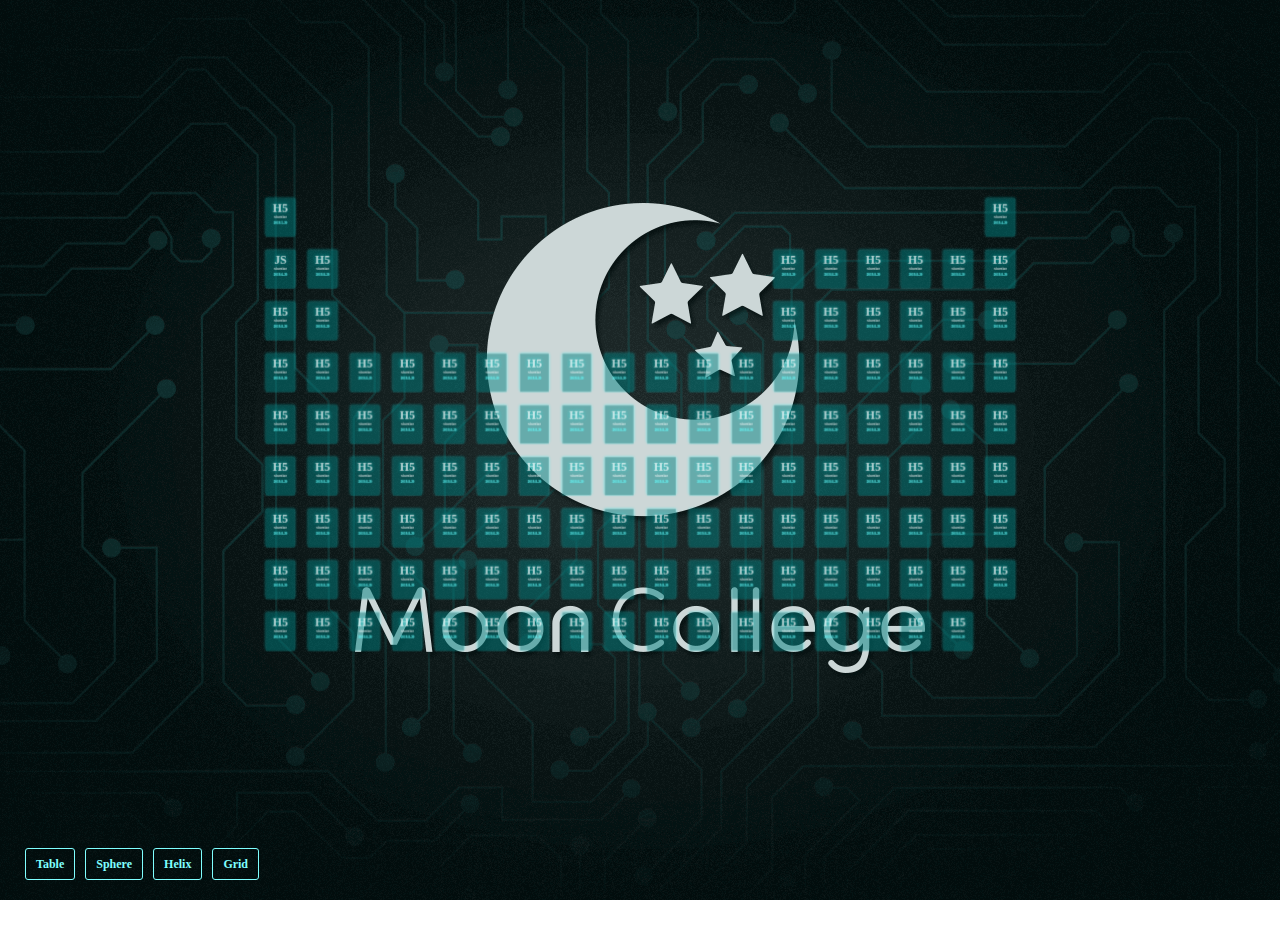
<file: 项目/3D案例/index.html>
<!DOCTYPE html>
<html lang="en">

<head>
    <meta charset="UTF-8">
    <meta name="viewport" content="width=device-width, initial-scale=1.0">
    <meta http-equiv="X-UA-Compatible" content="ie=edge">
    <title>3D案例</title>
    <link rel="stylesheet" href="css/index.css">
    <style id="css"></style>
</head>

<body>
    <div id="all">
        <div id="main">
            <!-- 用于存放125个用于移动的小方块 -->
            <ul class="list">

            </ul>
            <!--左下角按钮-->
            <div id="btn">
                <ul>
                    <li>Table</li>
                    <li>Sphere</li>
                    <li>Helix</li>
                    <li>Grid</li>
                </ul>
            </div>
            <!-- 弹框 -->
            <div id="alert">
                <div class="title"><span>课题：3D案例</span></div>
                <div class="img"><img src="demo/寻找.jpg"></div>
                <div class="teacher"><span>完成人：如C1迷人</span></div>
                <div class="info"><span>描述：这是一个练习JavaScript的案例</span></div>
            </div>
        </div>
        <!-- 右侧案例 -->
        <div id="iframe">
            <iframe src="" frameborder="0"></iframe>
            <div id="back">
                Back
            </div>
        </div>
    </div>
    <script src="js/data.js"></script>
    <script src="js/wheel.js"></script>
    <script src="js/index.js"></script>
</body>

</html>
</file>
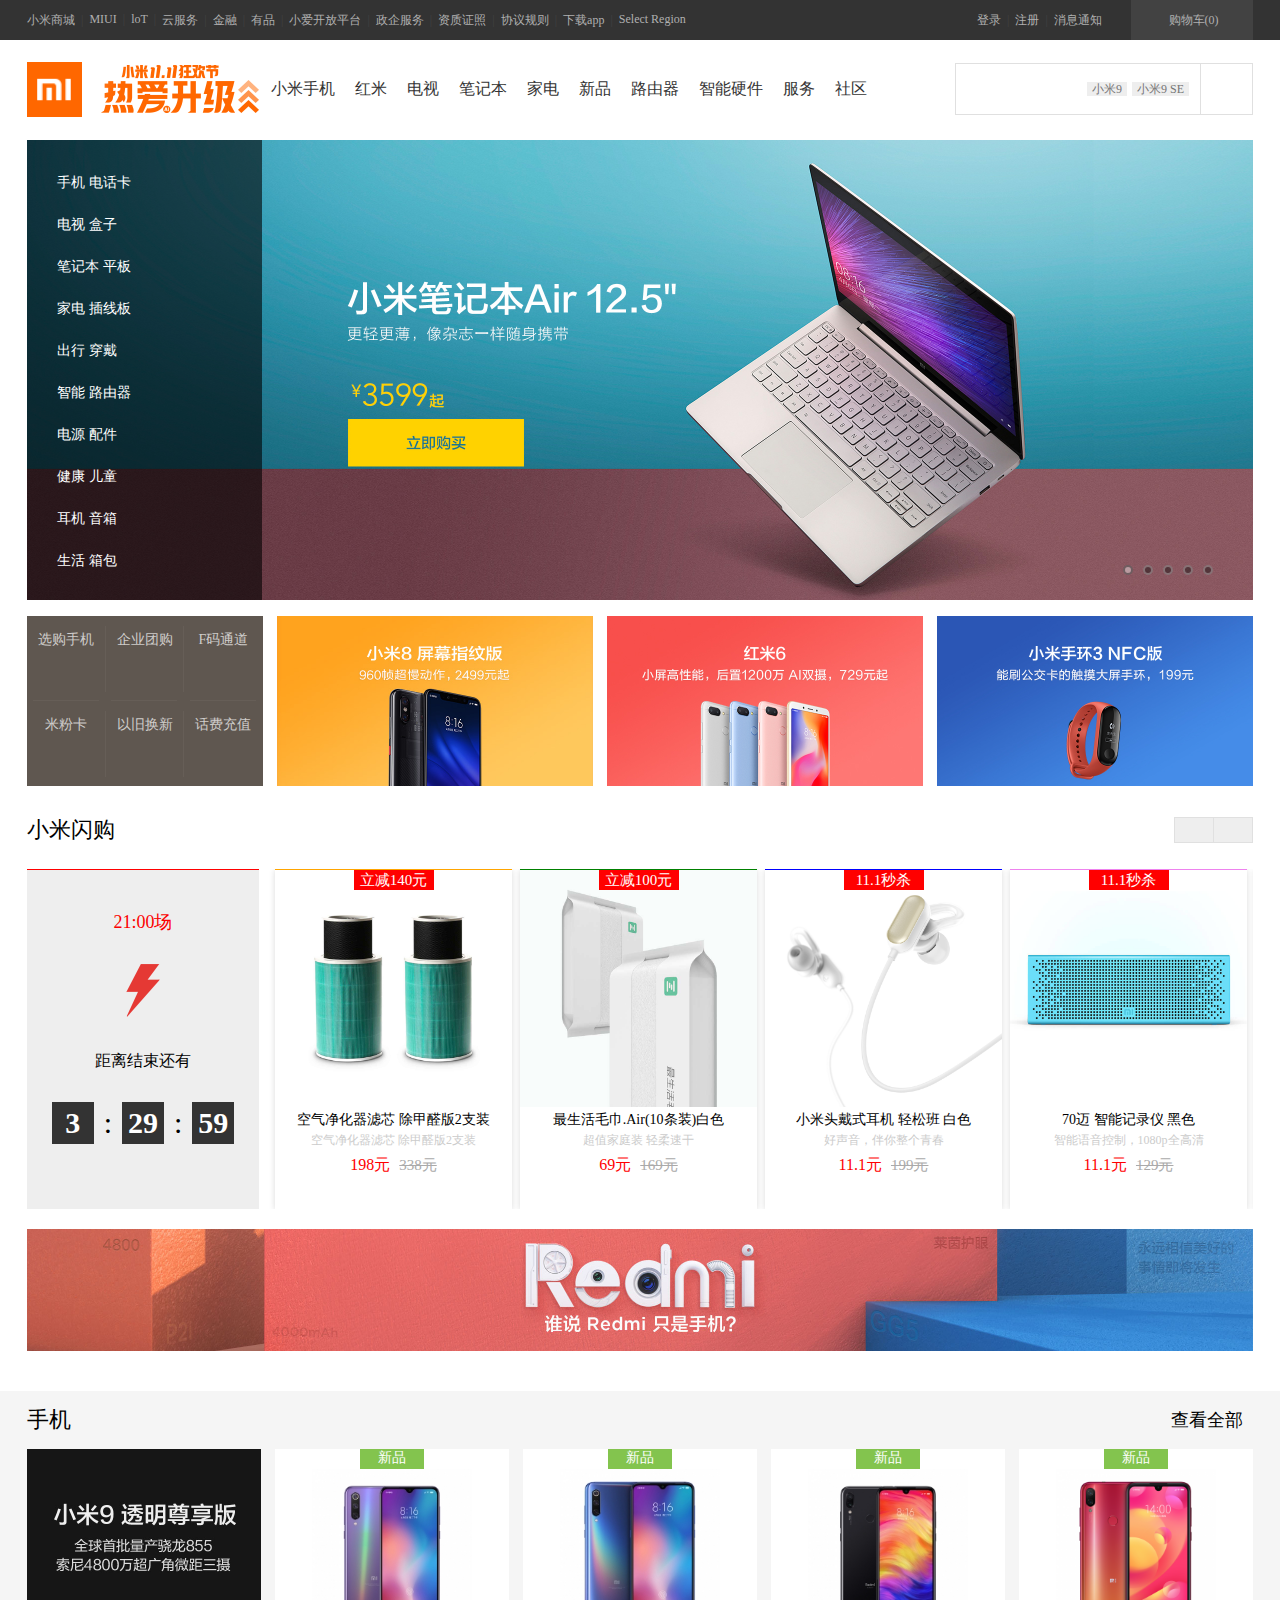
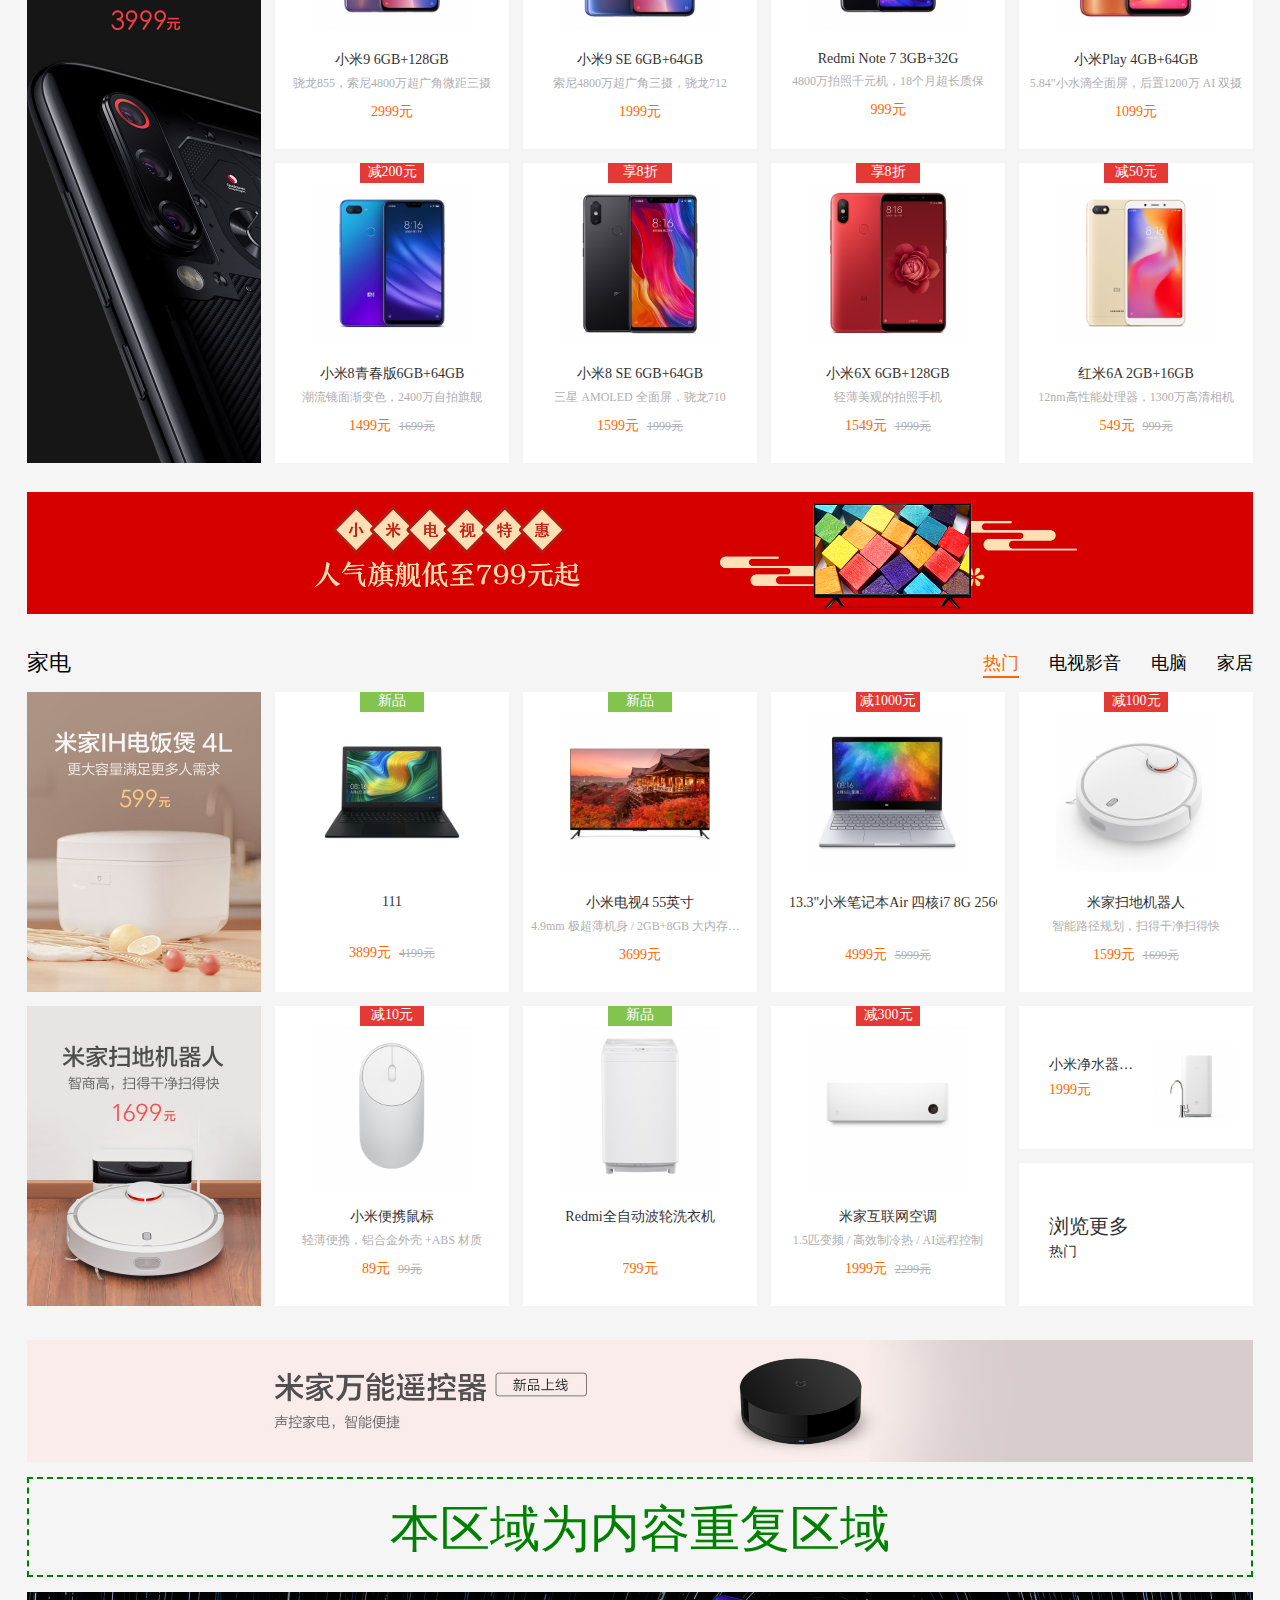
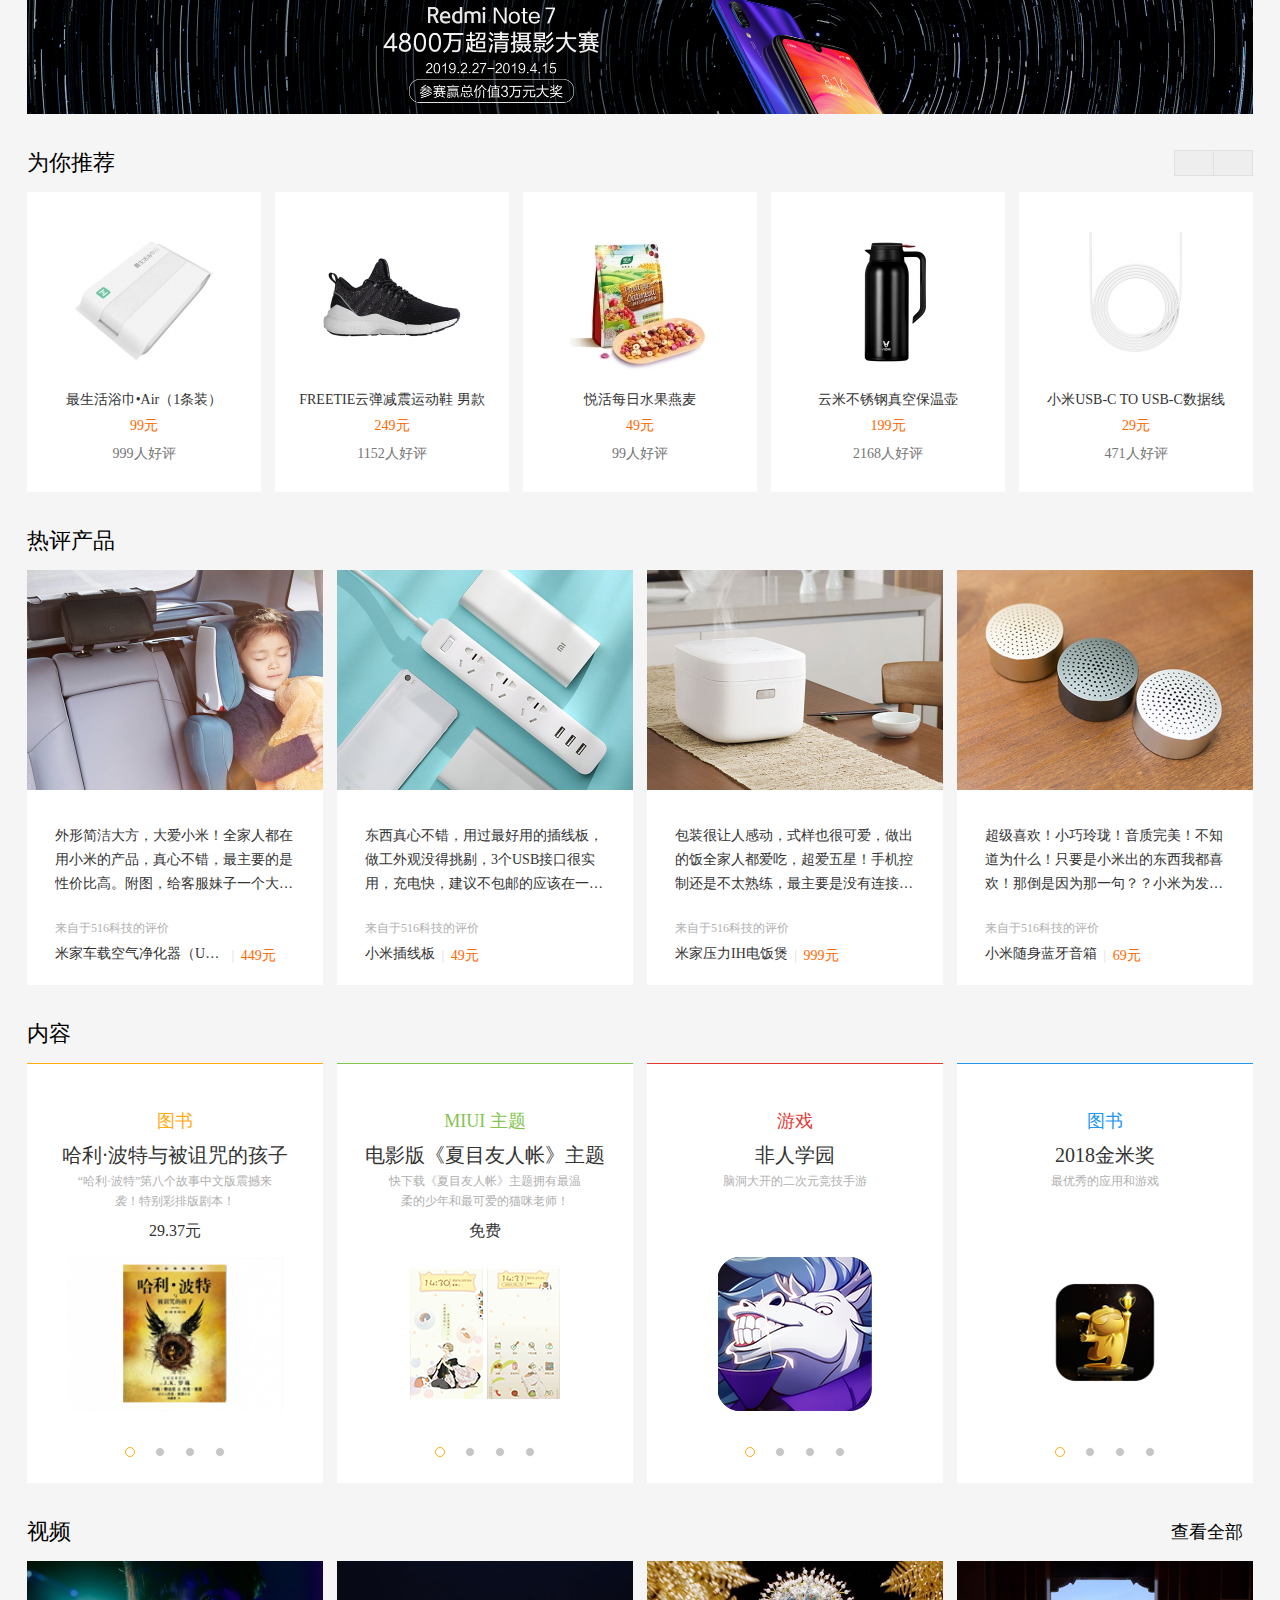
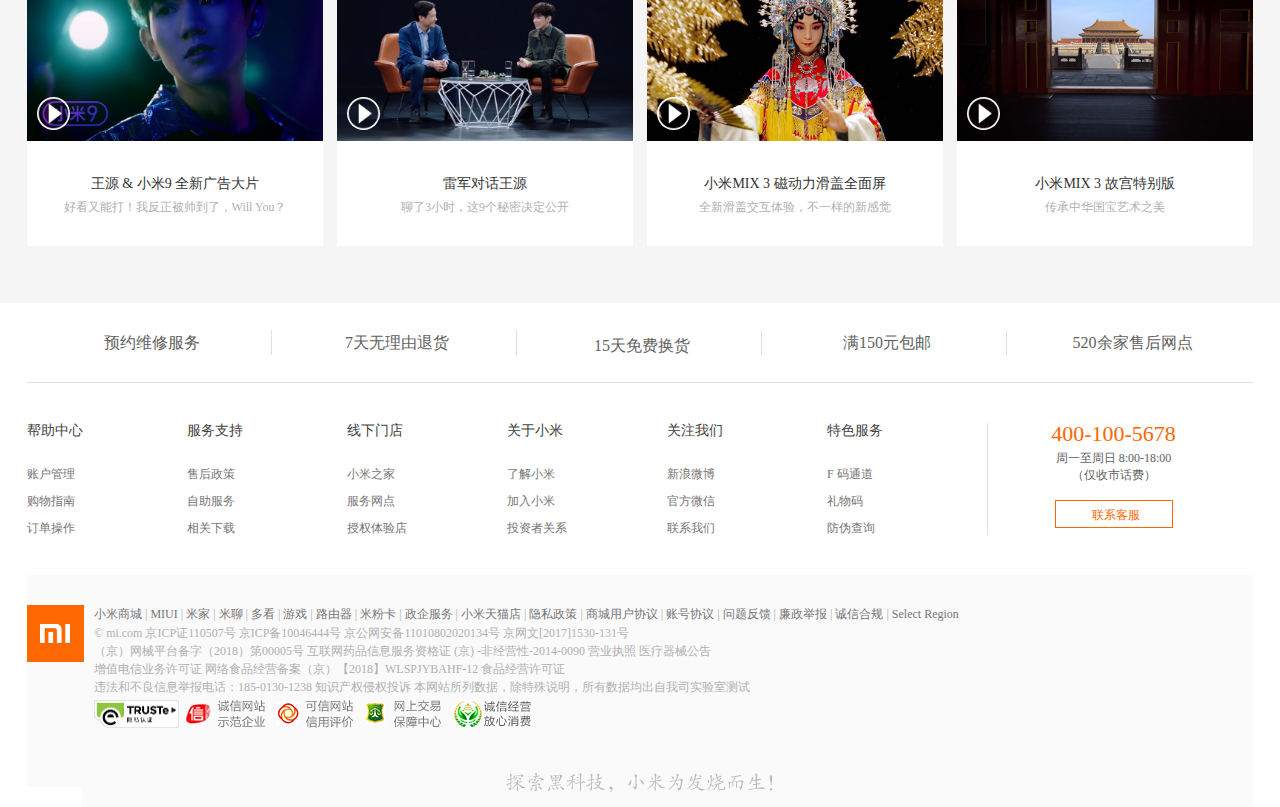
<file: 项目/3D案例/demo/小米商城/index.html>
<!DOCTYPE html>
<html>
    <head>
        <meta charset="UTF-8">
        <meta name="author" content="516科技">
        <meta name="viewport" content="width=device-width, initial-scale=1.0, maximum-scale=1.0, user-scalable=0">
        <meta http-equiv="X-UA-Compatible" content="ie=edge">
        <meta name="keywords" content="小米,小米9,小米Note3,红米Note7,小米MIX3,小米商城">
        <meta name="description" content="小米商城直营小米公司旗下所有产品，囊括小米手机系列小米9、小米MIX 3、小米Note 3，红米手机系列红米Note 7、红米6 Pro，智能硬件，配件及小米生活周边，同时提供小米客户服务及售后支持。">
        <title>小米商城 - 小米9、小米MIX 3、红米Note 7，小米电视官方网站</title>
        <link rel="icon" href="https://www.mi.com/favicon.ico">
        <link rel="stylesheet" href="http://at.alicdn.com/t/font_1083453_bvsxvp58ekc.css">
        <link rel="stylesheet" href="./css/index.css">
    	<link rel="stylesheet" href="./css/header.css">
    	<link rel="stylesheet" href="./css/footer.css">
    	<link rel="stylesheet" href="./css/sidebar.css">
    	<link rel="stylesheet" href="./css/reset.css">
        <script src="https://cdn.jsdelivr.net/npm/jquery@3.4.1/dist/jquery.min.js"></script>
    </head>
    <body>
       <div id="site-topbar">
           <div class="header">
               <div class="nav-left">
                   <ul>
                       <li><a href="javascript:void(0)">小米商城</a><span>|</span></li>
                       <li><a href="javascript:void(0)">MIUI</a><span>|</span></li>
                       <li><a href="javascript:void(0)">loT</a><span>|</span></li>
                       <li><a href="javascript:void(0)">云服务</a><span>|</span></li>
                       <li><a href="javascript:void(0)">金融</a><span>|</span></li>
                       <li><a href="javascript:void(0)">有品</a><span>|</span></li>
                       <li><a href="javascript:void(0)">小爱开放平台</a><span>|</span></li>
                       <li><a href="javascript:void(0)">政企服务</a><span>|</span></li>
                       <li><a href="javascript:void(0)">资质证照</a><span>|</span></li>
                       <li><a href="javascript:void(0)">协议规则</a><span>|</span></li>
                       <li class="download">
                           <a href="javascript:void(0)">下载app</a><span>|</span>
                           <div class="qr-code">
                               <a href="javascript:void(0)">小米商城APP</a>
                           </div>
                        </li>
                       <li><a href="javascript:void(0)">Select Region</a></li>
                   </ul>
               </div>
               <div class="nav-right">
                   <ul>
                       <li><a href="javascript:void(0)">登录</a><span>|</span></li>
                       <li><a href="javascript:void(0)">注册</a><span>|</span></li>
                       <li><a href="javascript:void(0)">消息通知</a></li>
                   </ul>
                   <div class="shopping-cart">
                       <a href="javascript:void(0)"><i class="iconfont icon-gouwuchekong"></i>购物车(<span>0</span>)</a>
                       <div class="cart-menu">
                           <p>购物车中还没有商品，赶紧选购吧！</p>
                       </div>
                   </div>
               </div>
           </div>
       </div>
       <div id="nav">
           <div class="logo">
               <div class="logo-left"><a href="javascript:void(0)"><h3>小米商城官方网站</h3></a></div>
               <div class="logo-right"><a href="javascript:void(0)"></a></div>
           </div>
           <div class="nav-center">
                <ul>
                    <li class="slide">
                        <a href="javascript:void(0)">小米手机</a>
                    </li>
                    <li class="slide">
                        <a href="javascript:void(0)">红米</a>
                    </li>
                    <li class="slide">
                        <a href="javascript:void(0)">电视</a>
                    </li>
                    <li class="slide">
                        <a href="javascript:void(0)">笔记本</a>
                    </li>
                    <li class="slide">
                        <a href="javascript:void(0)">家电</a>
                    </li>
                    <li class="slide">
                        <a href="javascript:void(0)">新品</a>
                    </li>
                    <li class="slide">
                        <a href="javascript:void(0)">路由器</a>
                    </li>
                    <li class="slide">
                        <a href="javascript:void(0)">智能硬件</a>
                    </li>
                    <li><a href="javascript:void(0)">服务</a></li>
                    <li><a href="javascript:void(0)">社区</a></li>
                </ul>
           </div>
           <div class="search-area">
                <input type="text">
                <div class="search-btn">
                    <i class="iconfont icon-fangdajing"></i>
                </div>
                <div class="preset">
                    <a href="javascript:void(0)">小米9</a><a href="javascript:void(0)">小米9 SE</a>
                </div>
                <div class="hot-search">
                    <ul>
                        <li><a href="javascript:void(0)"><span class="hot-p">小米6X</span><span class="stock">约有<span>6</span>件</span></a></li>
                        <li><a href="javascript:void(0)"><span class="hot-p">小米MIX 2S</span><span class="stock">约有<span>5</span>件</span></a></li>
                        <li><a href="javascript:void(0)"><span class="hot-p">黑鲨游戏手机</span><span class="stock">约有<span>3</span>件</span></a></li>
                        <li><a href="javascript:void(0)"><span class="hot-p">红米Note 5</span><span class="stock">约有<span>6</span>件</span></a></li>
                        <li><a href="javascript:void(0)"><span class="hot-p">红米5A</span><span class="stock">约有<span>13</span>件</span></a></li>
                        <li><a href="javascript:void(0)"><span class="hot-p">小米电视4C</span><span class="stock">约有<span>5</span>件</span></a></li>
                        <li><a href="javascript:void(0)"><span class="hot-p">电视32英寸</span><span class="stock">约有<span>3</span>件</span></a></li>
                        <li><a href="javascript:void(0)"><span class="hot-p">笔记本pro</span><span class="stock">约有<span>5</span>件</span></a></li>
                        <li><a href="javascript:void(0)"><span class="hot-p">空气净化器</span><span class="stock">约有<span>11</span>件</span></a></li>
                        <li><a href="javascript:void(0)"><span class="hot-p">净水器</span><span class="stock">约有<span>8</span>件</span></a></li>
                    </ul>
                </div>
           </div>
           <!--放置导航下拉内容-->
           <div class="slideContent">
               <div class="main-slideContent">
                   <div class="spinner">
                       <ul>
                           <li>
                               <span>新品</span>
                               <a href="javascript:void(0)">
                                   <img src="./images/spinner/mi9-320.png" width="320" height="220" alt="手机图片">
                               </a>
                               <h4><a href="javascript:void(0)">小米9</a></h4>
                               <p>2999元起</p>
                           </li>
                           <li>
                               <span>新品</span>
                               <a href="javascript:void(0)">
                                   <img src="./images/spinner/mi9-320.png" width="320" height="220" alt="手机图片">
                               </a>
                               <h4><a href="javascript:void(0)">小米9</a></h4>
                               <p>2999元起</p>
                           </li>
                           <li>
                               <span>新品</span>
                               <a href="javascript:void(0)">
                                   <img src="./images/spinner/mi9-320.png" width="320" height="220" alt="手机图片">
                               </a>
                               <h4><a href="javascript:void(0)">小米9</a></h4>
                               <p>2999元起</p>
                           </li>
                           <li>
                               <span>新品</span>
                               <a href="javascript:void(0)">
                                   <img src="./images/spinner/mi9-320.png" width="320" height="220" alt="手机图片">
                               </a>
                               <h4><a href="javascript:void(0)">小米9</a></h4>
                               <p>2999元起</p>
                           </li>
                           <li>
                               <span>新品</span>
                               <a href="javascript:void(0)">
                                   <img src="./images/spinner/mi9-320.png" width="320" height="220" alt="手机图片">
                               </a>
                               <h4><a href="javascript:void(0)">小米9</a></h4>
                               <p>2999元起</p>
                           </li>
                           <li class="last">
                               <span>新品</span>
                               <a href="javascript:void(0)">
                                   <img src="./images/spinner/mi9-320.png" width="320" height="220" alt="手机图片">
                               </a>
                               <h4><a href="javascript:void(0)">小米9</a></h4>
                               <p>2999元起</p>
                           </li>
                       </ul>
                   </div>
                   <div class="spinner">
                       <ul>
                           <li>
                               <span>新品</span>
                               <a href="javascript:void(0)">
                                   <img src="./images/spinner/note7320-220.png" width="320" height="220" alt="手机图片">
                               </a>
                               <h4><a href="javascript:void(0)">红米Note7</a></h4>
                               <p>999元起</p>
                           </li>
                           <li>
                               <span>新品</span>
                               <a href="javascript:void(0)">
                                   <img src="./images/spinner/note7320-220.png" width="320" height="220" alt="手机图片">
                               </a>
                               <h4><a href="javascript:void(0)">红米Note7</a></h4>
                               <p>999元起</p>
                           </li>
                           <li>
                               <span>新品</span>
                               <a href="javascript:void(0)">
                                   <img src="./images/spinner/note7320-220.png" width="320" height="220" alt="手机图片">
                               </a>
                               <h4><a href="javascript:void(0)">红米Note7</a></h4>
                               <p>999元起</p>
                           </li>
                           <li>
                               <span>新品</span>
                               <a href="javascript:void(0)">
                                   <img src="./images/spinner/note7320-220.png" width="320" height="220" alt="手机图片">
                               </a>
                               <h4><a href="javascript:void(0)">红米Note7</a></h4>
                               <p>999元起</p>
                           </li>
                           <li>
                               <span>新品</span>
                               <a href="javascript:void(0)">
                                   <img src="./images/spinner/note7320-220.png" width="320" height="220" alt="手机图片">
                               </a>
                               <h4><a href="javascript:void(0)">红米Note7</a></h4>
                               <p>999元起</p>
                           </li>
                           <li class="last">
                               <span>新品</span>
                               <a href="javascript:void(0)">
                                   <img src="./images/spinner/note7320-220.png" width="320" height="220" alt="手机图片">
                               </a>
                               <h4><a href="javascript:void(0)">红米Note7</a></h4>
                               <p>999元起</p>
                           </li>
                       </ul>
                   </div>
                   <div class="spinner">
                       <ul>
                           <li>
                               <span>新品</span>
                               <a href="javascript:void(0)">
                                   <img src="./images/spinner/4s75.png" width="320" height="220" alt="手机图片">
                               </a>
                               <h4><a href="javascript:void(0)">小米电视4S 75英寸</a></h4>
                               <p>7999元起</p>
                           </li>
                           <li>
                               <span>新品</span>
                               <a href="javascript:void(0)">
                                   <img src="./images/spinner/4s75.png" width="320" height="220" alt="手机图片">
                               </a>
                               <h4><a href="javascript:void(0)">小米电视4S 75英寸</a></h4>
                               <p>7999元起</p>
                           </li>
                           <li>
                               <span>新品</span>
                               <a href="javascript:void(0)">
                                   <img src="./images/spinner/4s75.png" width="320" height="220" alt="手机图片">
                               </a>
                               <h4><a href="javascript:void(0)">小米电视4S 75英寸</a></h4>
                               <p>7999元起</p>
                           </li>
                           <li>
                               <span>新品</span>
                               <a href="javascript:void(0)">
                                   <img src="./images/spinner/4s75.png" width="320" height="220" alt="手机图片">
                               </a>
                               <h4><a href="javascript:void(0)">小米电视4S 75英寸</a></h4>
                               <p>7999元起</p>
                           </li>
                           <li>
                               <span>新品</span>
                               <a href="javascript:void(0)">
                                   <img src="./images/spinner/4s75.png" width="320" height="220" alt="手机图片">
                               </a>
                               <h4><a href="javascript:void(0)">小米电视4S 75英寸</a></h4>
                               <p>7999元起</p>
                           </li>
                           <li class="last">
                               <span>新品</span>
                               <a href="javascript:void(0)">
                                   <img src="./images/spinner/4s75.png" width="320" height="220" alt="手机图片">
                               </a>
                               <h4><a href="javascript:void(0)">小米电视4S 75英寸</a></h4>
                               <p>7999元起</p>
                           </li>
                       </ul>
                   </div>
                   <div class="spinner">
                       <ul>
                           <li>
                               <span>新品</span>
                               <a href="javascript:void(0)">
                                   <img src="./images/spinner/daohang13.3.jpg" width="320" height="220" alt="手机图片">
                               </a>
                               <h4><a href="javascript:void(0)">小米笔记本 Air 13.3"</a></h4>
                               <p>4999元起</p>
                           </li>
                           <li>
                               <span>新品</span>
                               <a href="javascript:void(0)">
                                   <img src="./images/spinner/daohang13.3.jpg" width="320" height="220" alt="手机图片">
                               </a>
                               <h4><a href="javascript:void(0)">小米笔记本 Air 13.3"</a></h4>
                               <p>4999元起</p>
                           </li>
                           <li>
                               <span>新品</span>
                               <a href="javascript:void(0)">
                                   <img src="./images/spinner/daohang13.3.jpg" width="320" height="220" alt="手机图片">
                               </a>
                               <h4><a href="javascript:void(0)">小米笔记本 Air 13.3"</a></h4>
                               <p>4999元起</p>
                           </li>
                           <li>
                               <span>新品</span>
                               <a href="javascript:void(0)">
                                   <img src="./images/spinner/daohang13.3.jpg" width="320" height="220" alt="手机图片">
                               </a>
                               <h4><a href="javascript:void(0)">小米笔记本 Air 13.3"</a></h4>
                               <p>4999元起</p>
                           </li>
                           <li>
                               <span>新品</span>
                               <a href="javascript:void(0)">
                                   <img src="./images/spinner/daohang13.3.jpg" width="320" height="220" alt="手机图片">
                               </a>
                               <h4><a href="javascript:void(0)">小米笔记本 Air 13.3"</a></h4>
                               <p>4999元起</p>
                           </li>
                           <li class="last">
                               <span>新品</span>
                               <a href="javascript:void(0)">
                                   <img src="./images/spinner/daohang13.3.jpg" width="320" height="220" alt="手机图片">
                               </a>
                               <h4><a href="javascript:void(0)">小米笔记本 Air 13.3"</a></h4>
                               <p>4999元起</p>
                           </li>
                       </ul>
                   </div>
                   <div class="spinner">
                       <ul>
                           <li>
                               <span>新品</span>
                               <a href="javascript:void(0)">
                                   <img src="./images/spinner/saodijiqiren320-220.jpg" width="320" height="220" alt="手机图片">
                               </a>
                               <h4><a href="javascript:void(0)">米家扫地机器人</a></h4>
                               <p>1999元起</p>
                           </li>
                           <li>
                               <span>新品</span>
                               <a href="javascript:void(0)">
                                   <img src="./images/spinner/saodijiqiren320-220.jpg" width="320" height="220" alt="手机图片">
                               </a>
                               <h4><a href="javascript:void(0)">米家扫地机器人</a></h4>
                               <p>1999元起</p>
                           </li>
                           <li>
                               <span>新品</span>
                               <a href="javascript:void(0)">
                                   <img src="./images/spinner/saodijiqiren320-220.jpg" width="320" height="220" alt="手机图片">
                               </a>
                               <h4><a href="javascript:void(0)">米家扫地机器人</a></h4>
                               <p>1999元起</p>
                           </li>
                           <li>
                               <span>新品</span>
                               <a href="javascript:void(0)">
                                   <img src="./images/spinner/saodijiqiren320-220.jpg" width="320" height="220" alt="手机图片">
                               </a>
                               <h4><a href="javascript:void(0)">米家扫地机器人</a></h4>
                               <p>1999元起</p>
                           </li>
                           <li>
                               <span>新品</span>
                               <a href="javascript:void(0)">
                                   <img src="./images/spinner/saodijiqiren320-220.jpg" width="320" height="220" alt="手机图片">
                               </a>
                               <h4><a href="javascript:void(0)">米家扫地机器人</a></h4>
                               <p>1999元起</p>
                           </li>
                           <li class="last">
                               <span>新品</span>
                               <a href="javascript:void(0)">
                                   <img src="./images/spinner/saodijiqiren320-220.jpg" width="320" height="220" alt="手机图片">
                               </a>
                               <h4><a href="javascript:void(0)">米家扫地机器人</a></h4>
                               <p>1999元起</p>
                           </li>
                       </ul>
                   </div>
                   <div class="spinner">
                       <ul>
                           <li>
                               <span>新品</span>
                               <a href="javascript:void(0)">
                                   <img src="./images/spinner/mi9-320.jpg" width="320" height="220" alt="手机图片">
                               </a>
                               <h4><a href="javascript:void(0)">小米9</a></h4>
                               <p>2999元起</p>
                           </li>
                           <li>
                               <span>新品</span>
                               <a href="javascript:void(0)">
                                   <img src="./images/spinner/mi9-320.jpg" width="320" height="220" alt="手机图片">
                               </a>
                               <h4><a href="javascript:void(0)">小米9</a></h4>
                               <p>2999元起</p>
                           </li>
                           <li>
                               <span>新品</span>
                               <a href="javascript:void(0)">
                                   <img src="./images/spinner/mi9-320.jpg" width="320" height="220" alt="手机图片">
                               </a>
                               <h4><a href="javascript:void(0)">小米9</a></h4>
                               <p>2999元起</p>
                           </li>
                           <li>
                               <span>新品</span>
                               <a href="javascript:void(0)">
                                   <img src="./images/spinner/mi9-320.jpg" width="320" height="220" alt="手机图片">
                               </a>
                               <h4><a href="javascript:void(0)">小米9</a></h4>
                               <p>2999元起</p>
                           </li>
                           <li>
                               <span>新品</span>
                               <a href="javascript:void(0)">
                                   <img src="./images/spinner/mi9-320.jpg" width="320" height="220" alt="手机图片">
                               </a>
                               <h4><a href="javascript:void(0)">小米9</a></h4>
                               <p>2999元起</p>
                           </li>
                           <li class="last">
                               <span>新品</span>
                               <a href="javascript:void(0)">
                                   <img src="./images/spinner/mi9-320.jpg" width="320" height="220" alt="手机图片">
                               </a>
                               <h4><a href="javascript:void(0)">小米9</a></h4>
                               <p>2999元起</p>
                           </li>
                       </ul>
                   </div>
                   <div class="spinner">
                       <ul>
                           <li>
                               <span>新品</span>
                               <a href="javascript:void(0)">
                                   <img src="./images/spinner/xiaomiluyouqi4.png" width="320" height="220" alt="手机图片">
                               </a>
                               <h4><a href="javascript:void(0)">小米路由器 4</a></h4>
                               <p>199元起</p>
                           </li>
                           <li>
                               <span>新品</span>
                               <a href="javascript:void(0)">
                                   <img src="./images/spinner/xiaomiluyouqi4.png" width="320" height="220" alt="手机图片">
                               </a>
                               <h4><a href="javascript:void(0)">小米路由器 4</a></h4>
                               <p>199元起</p>
                           </li>
                           <li>
                               <span>新品</span>
                               <a href="javascript:void(0)">
                                   <img src="./images/spinner/xiaomiluyouqi4.png" width="320" height="220" alt="手机图片">
                               </a>
                               <h4><a href="javascript:void(0)">小米路由器 4</a></h4>
                               <p>199元起</p>
                           </li>
                           <li>
                               <span>新品</span>
                               <a href="javascript:void(0)">
                                   <img src="./images/spinner/xiaomiluyouqi4.png" width="320" height="220" alt="手机图片">
                               </a>
                               <h4><a href="javascript:void(0)">小米路由器 4</a></h4>
                               <p>199元起</p>
                           </li>
                           <li>
                               <span>新品</span>
                               <a href="javascript:void(0)">
                                   <img src="./images/spinner/xiaomiluyouqi4.png" width="320" height="220" alt="手机图片">
                               </a>
                               <h4><a href="javascript:void(0)">小米路由器 4</a></h4>
                               <p>199元起</p>
                           </li>
                           <li class="last">
                               <span>新品</span>
                               <a href="javascript:void(0)">
                                   <img src="./images/spinner/xiaomiluyouqi4.png" width="320" height="220" alt="手机图片">
                               </a>
                               <h4><a href="javascript:void(0)">小米路由器 4</a></h4>
                               <p>199元起</p>
                           </li>
                       </ul>
                   </div>
                   <div class="spinner">
                       <ul>
                           <li>
                               <span>新品</span>
                               <a href="javascript:void(0)">
                                   <img src="./images/spinner/shouhuanNFC.jpg" width="320" height="220" alt="手机图片">
                               </a>
                               <h4><a href="javascript:void(0)">小米手环2</a></h4>
                               <p>99元起</p>
                           </li>
                           <li>
                               <span>新品</span>
                               <a href="javascript:void(0)">
                                   <img src="./images/spinner/shouhuanNFC.jpg" width="320" height="220" alt="手机图片">
                               </a>
                               <h4><a href="javascript:void(0)">小米手环2</a></h4>
                               <p>99元起</p>
                           </li>
                           <li>
                               <span>新品</span>
                               <a href="javascript:void(0)">
                                   <img src="./images/spinner/shouhuanNFC.jpg" width="320" height="220" alt="手机图片">
                               </a>
                               <h4><a href="javascript:void(0)">小米手环2</a></h4>
                               <p>99元起</p>
                           </li>
                           <li>
                               <span>新品</span>
                               <a href="javascript:void(0)">
                                   <img src="./images/spinner/shouhuanNFC.jpg" width="320" height="220" alt="手机图片">
                               </a>
                               <h4><a href="javascript:void(0)">小米手环2</a></h4>
                               <p>99元起</p>
                           </li>
                           <li>
                               <span>新品</span>
                               <a href="javascript:void(0)">
                                   <img src="./images/spinner/shouhuanNFC.jpg" width="320" height="220" alt="手机图片">
                               </a>
                               <h4><a href="javascript:void(0)">小米手环2</a></h4>
                               <p>99元起</p>
                           </li>
                           <li class="last">
                               <span>新品</span>
                               <a href="javascript:void(0)">
                                   <img src="./images/spinner/shouhuanNFC.jpg" width="320" height="220" alt="手机图片">
                               </a>
                               <h4><a href="javascript:void(0)">小米手环2</a></h4>
                               <p>99元起</p>
                           </li>
                       </ul>
                   </div>
               </div>
           </div>
       </div>
       <div id="banner">
           <ul class="banner-img clearfix">
               <li style="display: block"><a href="javascript:void(0)"><img src="images/banner/xmad_15517939170939_oiXCK.jpg" width="2452" height="920" alt="轮播图"></a></li>
               <li><a href="javascript:void(0)"><img src="images/banner/xmad_15522690025389_lHTqr.jpg" width="2452" height="920" alt="轮播图"></a></li>
               <li><a href="javascript:void(0)"><img src="images/banner/xmad_15523562934804_hjSyv.jpg" width="2452" height="920" alt="轮播图"></a></li>
               <li><a href="javascript:void(0)"><img src="images/banner/xmad_15524643621037_PmGdi.jpg" width="2452" height="920" alt="轮播图"></a></li>
               <li><a href="javascript:void(0)"><img src="images/banner/xmad_15526190790848_NZpwo.jpg" width="2452" height="920" alt="轮播图"></a></li>
           </ul>
           <div class="banner-left">
               <ul>
                   <li>
                       <a href="">手机 电话卡<i class="iconfont icon-arrow-right-copy-copy-copy"></i></a>
                       <div class="det-list">
                           <ul class="list-1">
                               <li>
                                   <a href="javascript:void(0)">
                                       <img src="images/det-list/mi9-80.png" width="80" height="80" alt="80图片"><span>小米9 SE</span>
                                    </a>
                               </li>
                               <li>
                                    <a href="javascript:void(0)">
                                        <img src="images/det-list/mi9-80.png" width="80" height="80" alt="80图片"><span>小米9 SE</span>
                                    </a>
                               </li>
                               <li>
                                    <a href="javascript:void(0)">
                                        <img src="images/det-list/mi9-80.png" width="80" height="80" alt="80图片"><span>小米9 SE</span>
                                    </a>
                               </li>
                               <li>
                                    <a href="javascript:void(0)">
                                        <img src="images/det-list/mi9-80.png" width="80" height="80" alt="80图片"><span>小米9 SE</span>
                                    </a>
                               </li>
                               <li>
                                    <a href="javascript:void(0)">
                                        <img src="images/det-list/mi9-80.png" width="80" height="80" alt="80图片"><span>小米9 SE</span>
                                    </a>
                               </li>
                               <li>
                                    <a href="javascript:void(0)">
                                        <img src="images/det-list/mi9-80.png" width="80" height="80" alt="80图片"><span>小米9 SE</span>
                                    </a>
                               </li>
                           </ul>
                           <ul class="list-2">
                                <li>
                                    <a href="javascript:void(0)">
                                        <img src="images/det-list/mi9-80.png" width="80" height="80" alt="80图片"><span>小米9 SE</span>
                                     </a>
                                </li>
                                <li>
                                     <a href="javascript:void(0)">
                                         <img src="images/det-list/mi9-80.png" width="80" height="80" alt="80图片"><span>小米9 SE</span>
                                     </a>
                                </li>
                                <li>
                                     <a href="javascript:void(0)">
                                         <img src="images/det-list/mi9-80.png" width="80" height="80" alt="80图片"><span>小米9 SE</span>
                                     </a>
                                </li>
                                <li>
                                     <a href="javascript:void(0)">
                                         <img src="images/det-list/mi9-80.png" width="80" height="80" alt="80图片"><span>小米9 SE</span>
                                     </a>
                                </li>
                                <li>
                                     <a href="javascript:void(0)">
                                         <img src="images/det-list/mi9-80.png" width="80" height="80" alt="80图片"><span>小米9 SE</span>
                                     </a>
                                </li>
                                <li>
                                     <a href="javascript:void(0)">
                                         <img src="images/det-list/mi9-80.png" width="80" height="80" alt="80图片"><span>小米9 SE</span>
                                     </a>
                                </li>
                           </ul>
                           <ul class="list-3">
                                <li>
                                    <a href="javascript:void(0)">
                                        <img src="images/det-list/mi9-80.png" width="80" height="80" alt="80图片"><span>小米9 SE</span>
                                     </a>
                                </li>
                                <li>
                                     <a href="javascript:void(0)">
                                         <img src="images/det-list/mi9-80.png" width="80" height="80" alt="80图片"><span>小米9 SE</span>
                                     </a>
                                </li>
                                <li>
                                     <a href="javascript:void(0)">
                                         <img src="images/det-list/mi9-80.png" width="80" height="80" alt="80图片"><span>小米9 SE</span>
                                     </a>
                                </li>
                                <li>
                                     <a href="javascript:void(0)">
                                         <img src="images/det-list/mi9-80.png" width="80" height="80" alt="80图片"><span>小米9 SE</span>
                                     </a>
                                </li>
                                <li>
                                     <a href="javascript:void(0)">
                                         <img src="images/det-list/mi9-80.png" width="80" height="80" alt="80图片"><span>小米9 SE</span>
                                     </a>
                                </li>
                                <li>
                                     <a href="javascript:void(0)">
                                         <img src="images/det-list/mi9-80.png" width="80" height="80" alt="80图片"><span>小米9 SE</span>
                                     </a>
                                </li>
                           </ul>
                           <ul class="list-4">
                                    <li>
                                        <a href="javascript:void(0)">
                                            <img src="images/det-list/mi9-80.png" width="80" height="80" alt="80图片"><span>小米9 SE</span>
                                         </a>
                                    </li>
                                    <li>
                                         <a href="javascript:void(0)">
                                             <img src="images/det-list/mi9-80.png" width="80" height="80" alt="80图片"><span>小米9 SE</span>
                                         </a>
                                    </li>
                                    <li>
                                         <a href="javascript:void(0)">
                                             <img src="images/det-list/mi9-80.png" width="80" height="80" alt="80图片"><span>小米9 SE</span>
                                         </a>
                                    </li>
                                    <li>
                                         <a href="javascript:void(0)">
                                             <img src="images/det-list/mi9-80.png" width="80" height="80" alt="80图片"><span>小米9 SE</span>
                                         </a>
                                    </li>
                                    <li>
                                         <a href="javascript:void(0)">
                                             <img src="images/det-list/mi9-80.png" width="80" height="80" alt="80图片"><span>小米9 SE</span>
                                         </a>
                                    </li>
                                    <li>
                                         <a href="javascript:void(0)">
                                             <img src="images/det-list/mi9-80.png" width="80" height="80" alt="80图片"><span>小米9 SE</span>
                                         </a>
                                    </li>
                           </ul>
                       </div>
                   </li>
                   <li>
                       <a href="">电视 盒子<i class="iconfont icon-arrow-right-copy-copy-copy"></i></a>
                       <div class="det-list">
                            <ul class="list-1">
                                <li>
                                    <a href="javascript:void(0)">
                                        <img src="images/det-list/TV4A-32.png" width="80" height="80" alt="80图片"><span>小米电视4A 32英寸</span>
                                     </a>
                                </li>
                                <li>
                                     <a href="javascript:void(0)">
                                         <img src="images/det-list/TV4A-32.png" width="80" height="80" alt="80图片"><span>小米电视4A 32英寸</span>
                                     </a>
                                </li>
                                <li>
                                     <a href="javascript:void(0)">
                                         <img src="images/det-list/TV4A-32.png" width="80" height="80" alt="80图片"><span>小米电视4A 32英寸</span>
                                     </a>
                                </li>
                                <li>
                                     <a href="javascript:void(0)">
                                         <img src="images/det-list/TV4A-32.png" width="80" height="80" alt="80图片"><span>小米电视4A 32英寸</span>
                                     </a>
                                </li>
                                <li>
                                     <a href="javascript:void(0)">
                                         <img src="images/det-list/TV4A-32.png" width="80" height="80" alt="80图片"><span>小米电视4A 32英寸</span>
                                     </a>
                                </li>
                                <li>
                                     <a href="javascript:void(0)">
                                         <img src="images/det-list/TV4A-32.png" width="80" height="80" alt="80图片"><span>小米电视4A 32英寸</span>
                                     </a>
                                </li>
                            </ul>
                            <ul class="list-2">
                                    <li>
                                        <a href="javascript:void(0)">
                                            <img src="images/det-list/TV4A-32.png" width="80" height="80" alt="80图片"><span>小米电视4A 32英寸</span>
                                         </a>
                                    </li>
                                    <li>
                                         <a href="javascript:void(0)">
                                             <img src="images/det-list/TV4A-32.png" width="80" height="80" alt="80图片"><span>小米电视4A 32英寸</span>
                                         </a>
                                    </li>
                                    <li>
                                         <a href="javascript:void(0)">
                                             <img src="images/det-list/TV4A-32.png" width="80" height="80" alt="80图片"><span>小米电视4A 32英寸</span>
                                         </a>
                                    </li>
                                    <li>
                                         <a href="javascript:void(0)">
                                             <img src="images/det-list/TV4A-32.png" width="80" height="80" alt="80图片"><span>小米电视4A 32英寸</span>
                                         </a>
                                    </li>
                                    <li>
                                         <a href="javascript:void(0)">
                                             <img src="images/det-list/TV4A-32.png" width="80" height="80" alt="80图片"><span>小米电视4A 32英寸</span>
                                         </a>
                                    </li>
                                    <li>
                                         <a href="javascript:void(0)">
                                             <img src="images/det-list/TV4A-32.png" width="80" height="80" alt="80图片"><span>小米电视4A 32英寸</span>
                                         </a>
                                    </li>
                            </ul>
                            <ul class="list-3">
                                    <li>
                                        <a href="javascript:void(0)">
                                            <img src="images/det-list/TV4A-32.png" width="80" height="80" alt="80图片"><span>小米电视4A 32英寸</span>
                                         </a>
                                    </li>
                                    <li>
                                         <a href="javascript:void(0)">
                                             <img src="images/det-list/TV4A-32.png" width="80" height="80" alt="80图片"><span>小米电视4A 32英寸</span>
                                         </a>
                                    </li>
                                    <li>
                                         <a href="javascript:void(0)">
                                             <img src="images/det-list/TV4A-32.png" width="80" height="80" alt="80图片"><span>小米电视4A 32英寸</span>
                                         </a>
                                    </li>
                                    <li>
                                         <a href="javascript:void(0)">
                                             <img src="images/det-list/TV4A-32.png" width="80" height="80" alt="80图片"><span>小米电视4A 32英寸</span>
                                         </a>
                                    </li>
                                    <li>
                                         <a href="javascript:void(0)">
                                             <img src="images/det-list/TV4A-32.png" width="80" height="80" alt="80图片"><span>小米电视4A 32英寸</span>
                                         </a>
                                    </li>
                                    <li>
                                         <a href="javascript:void(0)">
                                             <img src="images/det-list/TV4A-32.png" width="80" height="80" alt="80图片"><span>小米电视4A 32英寸</span>
                                         </a>
                                    </li>
                            </ul>
                            <ul class="list-4">
                                    <li>
                                        <a href="javascript:void(0)">
                                            <img src="images/det-list/TV4A-32.png" width="80" height="80" alt="80图片"><span>小米电视4A 32英寸</span>
                                         </a>
                                    </li>
                                    <li>
                                         <a href="javascript:void(0)">
                                             <img src="images/det-list/TV4A-32.png" width="80" height="80" alt="80图片"><span>小米电视4A 32英寸</span>
                                         </a>
                                    </li>
                                    <li>
                                         <a href="javascript:void(0)">
                                             <img src="images/det-list/TV4A-32.png" width="80" height="80" alt="80图片"><span>小米电视4A 32英寸</span>
                                         </a>
                                    </li>
                                    <li>
                                         <a href="javascript:void(0)">
                                             <img src="images/det-list/TV4A-32.png" width="80" height="80" alt="80图片"><span>小米电视4A 32英寸</span>
                                         </a>
                                    </li>
                                    <li>
                                         <a href="javascript:void(0)">
                                             <img src="images/det-list/TV4A-32.png" width="80" height="80" alt="80图片"><span>小米电视4A 32英寸</span>
                                         </a>
                                    </li>
                                    <li>
                                         <a href="javascript:void(0)">
                                             <img src="images/det-list/TV4A-32.png" width="80" height="80" alt="80图片"><span>小米电视4A 32英寸</span>
                                         </a>
                                    </li>
                            </ul>
                       </div>
                   </li>
                   <li>
                       <a href="">笔记本 平板<i class="iconfont icon-arrow-right-copy-copy-copy"></i></a>
                       <div class="det-list">
                            <ul class="list-1">
                                <li>
                                    <a href="javascript:void(0)">
                                        <img src="images/det-list/80x80.png" width="80" height="80" alt="80图片"><span>小米笔记本 13.3"</span>
                                     </a>
                                </li>
                                <li>
                                     <a href="javascript:void(0)">
                                         <img src="images/det-list/80x80.png" width="80" height="80" alt="80图片"><span>小米笔记本 13.3"</span>
                                     </a>
                                </li>
                                <li>
                                     <a href="javascript:void(0)">
                                         <img src="images/det-list/80x80.png" width="80" height="80" alt="80图片"><span>小米笔记本 13.3"</span>
                                     </a>
                                </li>
                                <li>
                                     <a href="javascript:void(0)">
                                         <img src="images/det-list/80x80.png" width="80" height="80" alt="80图片"><span>小米笔记本 13.3"</span>
                                     </a>
                                </li>
                                <li>
                                     <a href="javascript:void(0)">
                                         <img src="images/det-list/80x80.png" width="80" height="80" alt="80图片"><span>小米笔记本 13.3"</span>
                                     </a>
                                </li>
                                <li>
                                     <a href="javascript:void(0)">
                                         <img src="images/det-list/80x80.png" width="80" height="80" alt="80图片"><span>小米笔记本 13.3"</span>
                                     </a>
                                </li>
                            </ul>
                            <ul class="list-2">
                                    <li>
                                        <a href="javascript:void(0)">
                                            <img src="images/det-list/80x80.png" width="80" height="80" alt="80图片"><span>小米笔记本 13.3"</span>
                                         </a>
                                    </li>
                                    <li>
                                         <a href="javascript:void(0)">
                                             <img src="images/det-list/80x80.png" width="80" height="80" alt="80图片"><span>小米笔记本 13.3"</span>
                                         </a>
                                    </li>
                                    <li>
                                         <a href="javascript:void(0)">
                                             <img src="images/det-list/80x80.png" width="80" height="80" alt="80图片"><span>小米笔记本 13.3"</span>
                                         </a>
                                    </li>
                                    <li>
                                         <a href="javascript:void(0)">
                                             <img src="images/det-list/80x80.png" width="80" height="80" alt="80图片"><span>小米笔记本 13.3"</span>
                                         </a>
                                    </li>
                                    <li>
                                         <a href="javascript:void(0)">
                                             <img src="images/det-list/80x80.png" width="80" height="80" alt="80图片"><span>小米笔记本 13.3"</span>
                                         </a>
                                    </li>
                                    <li>
                                         <a href="javascript:void(0)">
                                             <img src="images/det-list/80x80.png" width="80" height="80" alt="80图片"><span>小米笔记本 13.3"</span>
                                         </a>
                                    </li>
                            </ul>
                            <ul class="list-3">
                                        <li>
                                            <a href="javascript:void(0)">
                                                <img src="images/det-list/80x80.png" width="80" height="80" alt="80图片"><span>小米笔记本 13.3"</span>
                                             </a>
                                        </li>
                                        <li>
                                             <a href="javascript:void(0)">
                                                 <img src="images/det-list/80x80.png" width="80" height="80" alt="80图片"><span>小米笔记本 13.3"</span>
                                             </a>
                                        </li>
                                        <li>
                                             <a href="javascript:void(0)">
                                                 <img src="images/det-list/80x80.png" width="80" height="80" alt="80图片"><span>小米笔记本 13.3"</span>
                                             </a>
                                        </li>
                                        <li>
                                             <a href="javascript:void(0)">
                                                 <img src="images/det-list/80x80.png" width="80" height="80" alt="80图片"><span>小米笔记本 13.3"</span>
                                             </a>
                                        </li>
                                        <li>
                                             <a href="javascript:void(0)">
                                                 <img src="images/det-list/80x80.png" width="80" height="80" alt="80图片"><span>小米笔记本 13.3"</span>
                                             </a>
                                        </li>
                                        <li>
                                             <a href="javascript:void(0)">
                                                 <img src="images/det-list/80x80.png" width="80" height="80" alt="80图片"><span>小米笔记本 13.3"</span>
                                             </a>
                                        </li>
                            </ul>
                            <ul class="list-4">
                                            <li>
                                                <a href="javascript:void(0)">
                                                    <img src="images/det-list/80x80.png" width="80" height="80" alt="80图片"><span>小米笔记本 13.3"</span>
                                                 </a>
                                            </li>
                                            <li>
                                                 <a href="javascript:void(0)">
                                                     <img src="images/det-list/80x80.png" width="80" height="80" alt="80图片"><span>小米笔记本 13.3"</span>
                                                 </a>
                                            </li>
                                            <li>
                                                 <a href="javascript:void(0)">
                                                     <img src="images/det-list/80x80.png" width="80" height="80" alt="80图片"><span>小米笔记本 13.3"</span>
                                                 </a>
                                            </li>
                                            <li>
                                                 <a href="javascript:void(0)">
                                                     <img src="images/det-list/80x80.png" width="80" height="80" alt="80图片"><span>小米笔记本 13.3"</span>
                                                 </a>
                                            </li>
                                            <li>
                                                 <a href="javascript:void(0)">
                                                     <img src="images/det-list/80x80.png" width="80" height="80" alt="80图片"><span>小米笔记本 13.3"</span>
                                                 </a>
                                            </li>
                                            <li>
                                                 <a href="javascript:void(0)">
                                                     <img src="images/det-list/80x80.png" width="80" height="80" alt="80图片"><span>小米笔记本 13.3"</span>
                                                 </a>
                                            </li>
                            </ul>
                       </div>
                   </li>
                   <li>
                       <a href="">家电 插线板<i class="iconfont icon-arrow-right-copy-copy-copy"></i></a>
                       <div class="det-list">
                            <ul class="list-1">
                                <li>
                                    <a href="javascript:void(0)">
                                        <img src="images/det-list/touyingqingchun.png" width="80" height="80" alt="80图片"><span>投影仪</span>
                                     </a>
                                </li>
                                <li>
                                     <a href="javascript:void(0)">
                                         <img src="images/det-list/touyingqingchun.png" width="80" height="80" alt="80图片"><span>投影仪</span>
                                     </a>
                                </li>
                                <li>
                                     <a href="javascript:void(0)">
                                         <img src="images/det-list/touyingqingchun.png" width="80" height="80" alt="80图片"><span>投影仪</span>
                                     </a>
                                </li>
                                <li>
                                     <a href="javascript:void(0)">
                                         <img src="images/det-list/touyingqingchun.png" width="80" height="80" alt="80图片"><span>投影仪</span>
                                     </a>
                                </li>
                                <li>
                                     <a href="javascript:void(0)">
                                         <img src="images/det-list/touyingqingchun.png" width="80" height="80" alt="80图片"><span>投影仪</span>
                                     </a>
                                </li>
                                <li>
                                     <a href="javascript:void(0)">
                                         <img src="images/det-list/touyingqingchun.png" width="80" height="80" alt="80图片"><span>投影仪</span>
                                     </a>
                                </li>
                            </ul>
                            <ul class="list-2">
                                    <li>
                                        <a href="javascript:void(0)">
                                            <img src="images/det-list/touyingqingchun.png" width="80" height="80" alt="80图片"><span>投影仪</span>
                                         </a>
                                    </li>
                                    <li>
                                         <a href="javascript:void(0)">
                                             <img src="images/det-list/touyingqingchun.png" width="80" height="80" alt="80图片"><span>投影仪</span>
                                         </a>
                                    </li>
                                    <li>
                                         <a href="javascript:void(0)">
                                             <img src="images/det-list/touyingqingchun.png" width="80" height="80" alt="80图片"><span>投影仪</span>
                                         </a>
                                    </li>
                                    <li>
                                         <a href="javascript:void(0)">
                                             <img src="images/det-list/touyingqingchun.png" width="80" height="80" alt="80图片"><span>投影仪</span>
                                         </a>
                                    </li>
                                    <li>
                                         <a href="javascript:void(0)">
                                             <img src="images/det-list/touyingqingchun.png" width="80" height="80" alt="80图片"><span>投影仪</span>
                                         </a>
                                    </li>
                                    <li>
                                         <a href="javascript:void(0)">
                                             <img src="images/det-list/touyingqingchun.png" width="80" height="80" alt="80图片"><span>投影仪</span>
                                         </a>
                                    </li>
                            </ul>
                            <ul class="list-3">
                                    <li>
                                        <a href="javascript:void(0)">
                                            <img src="images/det-list/touyingqingchun.png" width="80" height="80" alt="80图片"><span>投影仪</span>
                                         </a>
                                    </li>
                                    <li>
                                         <a href="javascript:void(0)">
                                             <img src="images/det-list/touyingqingchun.png" width="80" height="80" alt="80图片"><span>投影仪</span>
                                         </a>
                                    </li>
                                    <li>
                                         <a href="javascript:void(0)">
                                             <img src="images/det-list/touyingqingchun.png" width="80" height="80" alt="80图片"><span>投影仪</span>
                                         </a>
                                    </li>
                                    <li>
                                         <a href="javascript:void(0)">
                                             <img src="images/det-list/touyingqingchun.png" width="80" height="80" alt="80图片"><span>投影仪</span>
                                         </a>
                                    </li>
                                    <li>
                                         <a href="javascript:void(0)">
                                             <img src="images/det-list/touyingqingchun.png" width="80" height="80" alt="80图片"><span>投影仪</span>
                                         </a>
                                    </li>
                                    <li>
                                         <a href="javascript:void(0)">
                                             <img src="images/det-list/touyingqingchun.png" width="80" height="80" alt="80图片"><span>投影仪</span>
                                         </a>
                                    </li>
                            </ul>
                            <ul class="list-4">
                                    <li>
                                        <a href="javascript:void(0)">
                                            <img src="images/det-list/touyingqingchun.png" width="80" height="80" alt="80图片"><span>投影仪</span>
                                         </a>
                                    </li>
                                    <li>
                                         <a href="javascript:void(0)">
                                             <img src="images/det-list/touyingqingchun.png" width="80" height="80" alt="80图片"><span>投影仪</span>
                                         </a>
                                    </li>
                                    <li>
                                         <a href="javascript:void(0)">
                                             <img src="images/det-list/touyingqingchun.png" width="80" height="80" alt="80图片"><span>投影仪</span>
                                         </a>
                                    </li>
                                    <li>
                                         <a href="javascript:void(0)">
                                             <img src="images/det-list/touyingqingchun.png" width="80" height="80" alt="80图片"><span>投影仪</span>
                                         </a>
                                    </li>
                                    <li>
                                         <a href="javascript:void(0)">
                                             <img src="images/det-list/touyingqingchun.png" width="80" height="80" alt="80图片"><span>投影仪</span>
                                         </a>
                                    </li>
                                    <li>
                                         <a href="javascript:void(0)">
                                             <img src="images/det-list/touyingqingchun.png" width="80" height="80" alt="80图片"><span>投影仪</span>
                                         </a>
                                    </li>
                            </ul>
                       </div>
                   </li>
                   <li>
                       <a href="">出行 穿戴<i class="iconfont icon-arrow-right-copy-copy-copy"></i></a>
                       <div class="det-list">
                            <ul class="list-1">
                                <li>
                                    <a href="javascript:void(0)">
                                        <img src="images/det-list/scooter-80.jpg" width="80" height="80" alt="80图片"><span>平衡车</span>
                                     </a>
                                </li>
                                <li>
                                     <a href="javascript:void(0)">
                                         <img src="images/det-list/scooter-80.jpg" width="80" height="80" alt="80图片"><span>平衡车</span>
                                     </a>
                                </li>
                                <li>
                                     <a href="javascript:void(0)">
                                         <img src="images/det-list/scooter-80.jpg" width="80" height="80" alt="80图片"><span>平衡车</span>
                                     </a>
                                </li>
                                <li>
                                     <a href="javascript:void(0)">
                                         <img src="images/det-list/scooter-80.jpg" width="80" height="80" alt="80图片"><span>平衡车</span>
                                     </a>
                                </li>
                                <li>
                                     <a href="javascript:void(0)">
                                         <img src="images/det-list/scooter-80.jpg" width="80" height="80" alt="80图片"><span>平衡车</span>
                                     </a>
                                </li>
                                <li>
                                     <a href="javascript:void(0)">
                                         <img src="images/det-list/scooter-80.jpg" width="80" height="80" alt="80图片"><span>平衡车</span>
                                     </a>
                                </li>
                            </ul>
                            <ul class="list-2">
                                    <li>
                                        <a href="javascript:void(0)">
                                            <img src="images/det-list/scooter-80.jpg" width="80" height="80" alt="80图片"><span>平衡车</span>
                                         </a>
                                    </li>
                                    <li>
                                         <a href="javascript:void(0)">
                                             <img src="images/det-list/scooter-80.jpg" width="80" height="80" alt="80图片"><span>平衡车</span>
                                         </a>
                                    </li>
                                    <li>
                                         <a href="javascript:void(0)">
                                             <img src="images/det-list/scooter-80.jpg" width="80" height="80" alt="80图片"><span>平衡车</span>
                                         </a>
                                    </li>
                                    <li>
                                         <a href="javascript:void(0)">
                                             <img src="images/det-list/scooter-80.jpg" width="80" height="80" alt="80图片"><span>平衡车</span>
                                         </a>
                                    </li>
                                    <li>
                                         <a href="javascript:void(0)">
                                             <img src="images/det-list/scooter-80.jpg" width="80" height="80" alt="80图片"><span>平衡车</span>
                                         </a>
                                    </li>
                                    <li>
                                         <a href="javascript:void(0)">
                                             <img src="images/det-list/scooter-80.jpg" width="80" height="80" alt="80图片"><span>平衡车</span>
                                         </a>
                                    </li>
                            </ul>
                            <ul class="list-3">
                                    <li>
                                        <a href="javascript:void(0)">
                                            <img src="images/det-list/scooter-80.jpg" width="80" height="80" alt="80图片"><span>平衡车</span>
                                         </a>
                                    </li>
                                    <li>
                                         <a href="javascript:void(0)">
                                             <img src="images/det-list/scooter-80.jpg" width="80" height="80" alt="80图片"><span>平衡车</span>
                                         </a>
                                    </li>
                                    <li>
                                         <a href="javascript:void(0)">
                                             <img src="images/det-list/scooter-80.jpg" width="80" height="80" alt="80图片"><span>平衡车</span>
                                         </a>
                                    </li>
                                    <li>
                                         <a href="javascript:void(0)">
                                             <img src="images/det-list/scooter-80.jpg" width="80" height="80" alt="80图片"><span>平衡车</span>
                                         </a>
                                    </li>
                                    <li>
                                         <a href="javascript:void(0)">
                                             <img src="images/det-list/scooter-80.jpg" width="80" height="80" alt="80图片"><span>平衡车</span>
                                         </a>
                                    </li>
                                    <li>
                                         <a href="javascript:void(0)">
                                             <img src="images/det-list/scooter-80.jpg" width="80" height="80" alt="80图片"><span>平衡车</span>
                                         </a>
                                    </li>
                            </ul>
                            <ul class="list-4">
                                    <li>
                                        <a href="javascript:void(0)">
                                            <img src="images/det-list/scooter-80.jpg" width="80" height="80" alt="80图片"><span>平衡车</span>
                                         </a>
                                    </li>
                                    <li>
                                         <a href="javascript:void(0)">
                                             <img src="images/det-list/scooter-80.jpg" width="80" height="80" alt="80图片"><span>平衡车</span>
                                         </a>
                                    </li>
                                    <li>
                                         <a href="javascript:void(0)">
                                             <img src="images/det-list/scooter-80.jpg" width="80" height="80" alt="80图片"><span>平衡车</span>
                                         </a>
                                    </li>
                                    <li>
                                         <a href="javascript:void(0)">
                                             <img src="images/det-list/scooter-80.jpg" width="80" height="80" alt="80图片"><span>平衡车</span>
                                         </a>
                                    </li>
                                    <li>
                                         <a href="javascript:void(0)">
                                             <img src="images/det-list/scooter-80.jpg" width="80" height="80" alt="80图片"><span>平衡车</span>
                                         </a>
                                    </li>
                                    <li>
                                         <a href="javascript:void(0)">
                                             <img src="images/det-list/scooter-80.jpg" width="80" height="80" alt="80图片"><span>平衡车</span>
                                         </a>
                                    </li>
                            </ul>
                       </div>
                   </li>
                   <li>
                       <a href="">智能 路由器<i class="iconfont icon-arrow-right-copy-copy-copy"></i></a>
                       <div class="det-list">
                            <ul class="list-1">
                                <li>
                                    <a href="javascript:void(0)">
                                        <img src="images/det-list/zhaopiandayinj.jpg" width="80" height="80" alt="80图片"><span>打印机</span>
                                     </a>
                                </li>
                                <li>
                                     <a href="javascript:void(0)">
                                         <img src="images/det-list/zhaopiandayinj.jpg" width="80" height="80" alt="80图片"><span>打印机</span>
                                     </a>
                                </li>
                                <li>
                                     <a href="javascript:void(0)">
                                         <img src="images/det-list/zhaopiandayinj.jpg" width="80" height="80" alt="80图片"><span>打印机</span>
                                     </a>
                                </li>
                                <li>
                                     <a href="javascript:void(0)">
                                         <img src="images/det-list/zhaopiandayinj.jpg" width="80" height="80" alt="80图片"><span>打印机</span>
                                     </a>
                                </li>
                                <li>
                                     <a href="javascript:void(0)">
                                         <img src="images/det-list/zhaopiandayinj.jpg" width="80" height="80" alt="80图片"><span>打印机</span>
                                     </a>
                                </li>
                                <li>
                                     <a href="javascript:void(0)">
                                         <img src="images/det-list/zhaopiandayinj.jpg" width="80" height="80" alt="80图片"><span>打印机</span>
                                     </a>
                                </li>
                            </ul>
                            <ul class="list-2">
                                    <li>
                                        <a href="javascript:void(0)">
                                            <img src="images/det-list/zhaopiandayinj.jpg" width="80" height="80" alt="80图片"><span>打印机</span>
                                         </a>
                                    </li>
                                    <li>
                                         <a href="javascript:void(0)">
                                             <img src="images/det-list/zhaopiandayinj.jpg" width="80" height="80" alt="80图片"><span>打印机</span>
                                         </a>
                                    </li>
                                    <li>
                                         <a href="javascript:void(0)">
                                             <img src="images/det-list/zhaopiandayinj.jpg" width="80" height="80" alt="80图片"><span>打印机</span>
                                         </a>
                                    </li>
                                    <li>
                                         <a href="javascript:void(0)">
                                             <img src="images/det-list/zhaopiandayinj.jpg" width="80" height="80" alt="80图片"><span>打印机</span>
                                         </a>
                                    </li>
                                    <li>
                                         <a href="javascript:void(0)">
                                             <img src="images/det-list/zhaopiandayinj.jpg" width="80" height="80" alt="80图片"><span>打印机</span>
                                         </a>
                                    </li>
                                    <li>
                                         <a href="javascript:void(0)">
                                             <img src="images/det-list/zhaopiandayinj.jpg" width="80" height="80" alt="80图片"><span>打印机</span>
                                         </a>
                                    </li>
                            </ul>
                            <ul class="list-3">
                                    <li>
                                        <a href="javascript:void(0)">
                                            <img src="images/det-list/zhaopiandayinj.jpg" width="80" height="80" alt="80图片"><span>打印机</span>
                                         </a>
                                    </li>
                                    <li>
                                         <a href="javascript:void(0)">
                                             <img src="images/det-list/zhaopiandayinj.jpg" width="80" height="80" alt="80图片"><span>打印机</span>
                                         </a>
                                    </li>
                                    <li>
                                         <a href="javascript:void(0)">
                                             <img src="images/det-list/zhaopiandayinj.jpg" width="80" height="80" alt="80图片"><span>打印机</span>
                                         </a>
                                    </li>
                                    <li>
                                         <a href="javascript:void(0)">
                                             <img src="images/det-list/zhaopiandayinj.jpg" width="80" height="80" alt="80图片"><span>打印机</span>
                                         </a>
                                    </li>
                                    <li>
                                         <a href="javascript:void(0)">
                                             <img src="images/det-list/zhaopiandayinj.jpg" width="80" height="80" alt="80图片"><span>打印机</span>
                                         </a>
                                    </li>
                                    <li>
                                         <a href="javascript:void(0)">
                                             <img src="images/det-list/zhaopiandayinj.jpg" width="80" height="80" alt="80图片"><span>打印机</span>
                                         </a>
                                    </li>
                            </ul>
                            <ul class="list-4">
                                    <li>
                                        <a href="javascript:void(0)">
                                            <img src="images/det-list/zhaopiandayinj.jpg" width="80" height="80" alt="80图片"><span>打印机</span>
                                         </a>
                                    </li>
                                    <li>
                                         <a href="javascript:void(0)">
                                             <img src="images/det-list/zhaopiandayinj.jpg" width="80" height="80" alt="80图片"><span>打印机</span>
                                         </a>
                                    </li>
                                    <li>
                                         <a href="javascript:void(0)">
                                             <img src="images/det-list/zhaopiandayinj.jpg" width="80" height="80" alt="80图片"><span>打印机</span>
                                         </a>
                                    </li>
                                    <li>
                                         <a href="javascript:void(0)">
                                             <img src="images/det-list/zhaopiandayinj.jpg" width="80" height="80" alt="80图片"><span>打印机</span>
                                         </a>
                                    </li>
                                    <li>
                                         <a href="javascript:void(0)">
                                             <img src="images/det-list/zhaopiandayinj.jpg" width="80" height="80" alt="80图片"><span>打印机</span>
                                         </a>
                                    </li>
                                    <li>
                                         <a href="javascript:void(0)">
                                             <img src="images/det-list/zhaopiandayinj.jpg" width="80" height="80" alt="80图片"><span>打印机</span>
                                         </a>
                                    </li>
                            </ul>
                       </div>
                   </li>
                   <li>
                       <a href="">电源 配件<i class="iconfont icon-arrow-right-copy-copy-copy"></i></a>
                       <div class="det-list">
                            <ul class="list-1">
                                <li>
                                    <a href="javascript:void(0)">
                                        <img src="images/det-list/cunchu80x80.jpg" width="80" height="80" alt="80图片"><span>存储卡</span>
                                     </a>
                                </li>
                                <li>
                                     <a href="javascript:void(0)">
                                         <img src="images/det-list/cunchu80x80.jpg" width="80" height="80" alt="80图片"><span>存储卡</span>
                                     </a>
                                </li>
                                <li>
                                     <a href="javascript:void(0)">
                                         <img src="images/det-list/cunchu80x80.jpg" width="80" height="80" alt="80图片"><span>存储卡</span>
                                     </a>
                                </li>
                                <li>
                                     <a href="javascript:void(0)">
                                         <img src="images/det-list/cunchu80x80.jpg" width="80" height="80" alt="80图片"><span>存储卡</span>
                                     </a>
                                </li>
                                <li>
                                     <a href="javascript:void(0)">
                                         <img src="images/det-list/cunchu80x80.jpg" width="80" height="80" alt="80图片"><span>存储卡</span>
                                     </a>
                                </li>
                                <li>
                                     <a href="javascript:void(0)">
                                         <img src="images/det-list/cunchu80x80.jpg" width="80" height="80" alt="80图片"><span>存储卡</span>
                                     </a>
                                </li>
                            </ul>
                            <ul class="list-2">
                                    <li>
                                        <a href="javascript:void(0)">
                                            <img src="images/det-list/cunchu80x80.jpg" width="80" height="80" alt="80图片"><span>存储卡</span>
                                         </a>
                                    </li>
                                    <li>
                                         <a href="javascript:void(0)">
                                             <img src="images/det-list/cunchu80x80.jpg" width="80" height="80" alt="80图片"><span>存储卡</span>
                                         </a>
                                    </li>
                                    <li>
                                         <a href="javascript:void(0)">
                                             <img src="images/det-list/cunchu80x80.jpg" width="80" height="80" alt="80图片"><span>存储卡</span>
                                         </a>
                                    </li>
                                    <li>
                                         <a href="javascript:void(0)">
                                             <img src="images/det-list/cunchu80x80.jpg" width="80" height="80" alt="80图片"><span>存储卡</span>
                                         </a>
                                    </li>
                                    <li>
                                         <a href="javascript:void(0)">
                                             <img src="images/det-list/cunchu80x80.jpg" width="80" height="80" alt="80图片"><span>存储卡</span>
                                         </a>
                                    </li>
                                    <li>
                                         <a href="javascript:void(0)">
                                             <img src="images/det-list/cunchu80x80.jpg" width="80" height="80" alt="80图片"><span>存储卡</span>
                                         </a>
                                    </li>
                            </ul>
                            <ul class="list-3">
                                    <li>
                                        <a href="javascript:void(0)">
                                            <img src="images/det-list/cunchu80x80.jpg" width="80" height="80" alt="80图片"><span>存储卡</span>
                                         </a>
                                    </li>
                                    <li>
                                         <a href="javascript:void(0)">
                                             <img src="images/det-list/cunchu80x80.jpg" width="80" height="80" alt="80图片"><span>存储卡</span>
                                         </a>
                                    </li>
                                    <li>
                                         <a href="javascript:void(0)">
                                             <img src="images/det-list/cunchu80x80.jpg" width="80" height="80" alt="80图片"><span>存储卡</span>
                                         </a>
                                    </li>
                                    <li>
                                         <a href="javascript:void(0)">
                                             <img src="images/det-list/cunchu80x80.jpg" width="80" height="80" alt="80图片"><span>存储卡</span>
                                         </a>
                                    </li>
                                    <li>
                                         <a href="javascript:void(0)">
                                             <img src="images/det-list/cunchu80x80.jpg" width="80" height="80" alt="80图片"><span>存储卡</span>
                                         </a>
                                    </li>
                                    <li>
                                         <a href="javascript:void(0)">
                                             <img src="images/det-list/cunchu80x80.jpg" width="80" height="80" alt="80图片"><span>存储卡</span>
                                         </a>
                                    </li>
                            </ul>
                            <ul class="list-4">
                                    <li>
                                        <a href="javascript:void(0)">
                                            <img src="images/det-list/cunchu80x80.jpg" width="80" height="80" alt="80图片"><span>存储卡</span>
                                         </a>
                                    </li>
                                    <li>
                                         <a href="javascript:void(0)">
                                             <img src="images/det-list/cunchu80x80.jpg" width="80" height="80" alt="80图片"><span>存储卡</span>
                                         </a>
                                    </li>
                                    <li>
                                         <a href="javascript:void(0)">
                                             <img src="images/det-list/cunchu80x80.jpg" width="80" height="80" alt="80图片"><span>存储卡</span>
                                         </a>
                                    </li>
                                    <li>
                                         <a href="javascript:void(0)">
                                             <img src="images/det-list/cunchu80x80.jpg" width="80" height="80" alt="80图片"><span>存储卡</span>
                                         </a>
                                    </li>
                                    <li>
                                         <a href="javascript:void(0)">
                                             <img src="images/det-list/cunchu80x80.jpg" width="80" height="80" alt="80图片"><span>存储卡</span>
                                         </a>
                                    </li>
                                    <li>
                                         <a href="javascript:void(0)">
                                             <img src="images/det-list/cunchu80x80.jpg" width="80" height="80" alt="80图片"><span>存储卡</span>
                                         </a>
                                    </li>
                            </ul>
                       </div>
                   </li>
                   <li>
                       <a href="">健康 儿童<i class="iconfont icon-arrow-right-copy-copy-copy"></i></a>
                       <div class="det-list">
                            <ul class="list-1">
                                <li>
                                    <a href="javascript:void(0)">
                                        <img src="images/det-list/mitugushi-80.jpg" width="80" height="80" alt="80图片"><span>早教启智</span>
                                     </a>
                                </li>
                                <li>
                                     <a href="javascript:void(0)">
                                         <img src="images/det-list/mitugushi-80.jpg" width="80" height="80" alt="80图片"><span>早教启智</span>
                                     </a>
                                </li>
                                <li>
                                     <a href="javascript:void(0)">
                                         <img src="images/det-list/mitugushi-80.jpg" width="80" height="80" alt="80图片"><span>早教启智</span>
                                     </a>
                                </li>
                                <li>
                                     <a href="javascript:void(0)">
                                         <img src="images/det-list/mitugushi-80.jpg" width="80" height="80" alt="80图片"><span>早教启智</span>
                                     </a>
                                </li>
                                <li>
                                     <a href="javascript:void(0)">
                                         <img src="images/det-list/mitugushi-80.jpg" width="80" height="80" alt="80图片"><span>早教启智</span>
                                     </a>
                                </li>
                                <li>
                                     <a href="javascript:void(0)">
                                         <img src="images/det-list/mitugushi-80.jpg" width="80" height="80" alt="80图片"><span>早教启智</span>
                                     </a>
                                </li>
                            </ul>
                            <ul class="list-2">
                                    <li>
                                        <a href="javascript:void(0)">
                                            <img src="images/det-list/mitugushi-80.jpg" width="80" height="80" alt="80图片"><span>早教启智</span>
                                         </a>
                                    </li>
                                    <li>
                                         <a href="javascript:void(0)">
                                             <img src="images/det-list/mitugushi-80.jpg" width="80" height="80" alt="80图片"><span>早教启智</span>
                                         </a>
                                    </li>
                                    <li>
                                         <a href="javascript:void(0)">
                                             <img src="images/det-list/mitugushi-80.jpg" width="80" height="80" alt="80图片"><span>早教启智</span>
                                         </a>
                                    </li>
                                    <li>
                                         <a href="javascript:void(0)">
                                             <img src="images/det-list/mitugushi-80.jpg" width="80" height="80" alt="80图片"><span>早教启智</span>
                                         </a>
                                    </li>
                                    <li>
                                         <a href="javascript:void(0)">
                                             <img src="images/det-list/mitugushi-80.jpg" width="80" height="80" alt="80图片"><span>早教启智</span>
                                         </a>
                                    </li>
                                    <li>
                                         <a href="javascript:void(0)">
                                             <img src="images/det-list/mitugushi-80.jpg" width="80" height="80" alt="80图片"><span>早教启智</span>
                                         </a>
                                    </li>
                            </ul>
                            <ul class="list-3">
                                    <li>
                                        <a href="javascript:void(0)">
                                            <img src="images/det-list/mitugushi-80.jpg" width="80" height="80" alt="80图片"><span>早教启智</span>
                                         </a>
                                    </li>
                                    <li>
                                         <a href="javascript:void(0)">
                                             <img src="images/det-list/mitugushi-80.jpg" width="80" height="80" alt="80图片"><span>早教启智</span>
                                         </a>
                                    </li>
                                    <li>
                                         <a href="javascript:void(0)">
                                             <img src="images/det-list/mitugushi-80.jpg" width="80" height="80" alt="80图片"><span>早教启智</span>
                                         </a>
                                    </li>
                                    <li>
                                         <a href="javascript:void(0)">
                                             <img src="images/det-list/mitugushi-80.jpg" width="80" height="80" alt="80图片"><span>早教启智</span>
                                         </a>
                                    </li>
                                    <li>
                                         <a href="javascript:void(0)">
                                             <img src="images/det-list/mitugushi-80.jpg" width="80" height="80" alt="80图片"><span>早教启智</span>
                                         </a>
                                    </li>
                                    <li>
                                         <a href="javascript:void(0)">
                                             <img src="images/det-list/mitugushi-80.jpg" width="80" height="80" alt="80图片"><span>早教启智</span>
                                         </a>
                                    </li>
                            </ul>
                            <ul class="list-4">
                                <li>
                                    <a href="javascript:void(0)">
                                        <img src="images/det-list/mitugushi-80.jpg" width="80" height="80" alt="80图片"><span>早教启智</span>
                                     </a>
                                </li>
                                <li>
                                     <a href="javascript:void(0)">
                                         <img src="images/det-list/mitugushi-80.jpg" width="80" height="80" alt="80图片"><span>早教启智</span>
                                     </a>
                                </li>
                                <li>
                                     <a href="javascript:void(0)">
                                         <img src="images/det-list/mitugushi-80.jpg" width="80" height="80" alt="80图片"><span>早教启智</span>
                                     </a>
                                </li>
                                <li>
                                     <a href="javascript:void(0)">
                                         <img src="images/det-list/mitugushi-80.jpg" width="80" height="80" alt="80图片"><span>早教启智</span>
                                     </a>
                                </li>
                                <li>
                                     <a href="javascript:void(0)">
                                         <img src="images/det-list/mitugushi-80.jpg" width="80" height="80" alt="80图片"><span>早教启智</span>
                                     </a>
                                </li>
                                <li>
                                     <a href="javascript:void(0)">
                                         <img src="images/det-list/mitugushi-80.jpg" width="80" height="80" alt="80图片"><span>早教启智</span>
                                     </a>
                                </li>
                            </ul>
                       </div>
                   </li>
                   <li>
                       <a href="">耳机 音箱<i class="iconfont icon-arrow-right-copy-copy-copy"></i></a>
                       <div class="det-list">
                            <ul class="list-1">
                                <li>
                                    <a href="javascript:void(0)">
                                        <img src="images/det-list/xiaoaimini-08.jpg" width="80" height="80" alt="80图片"><span>小米小爱音箱mini</span>
                                     </a>
                                </li>
                                <li>
                                     <a href="javascript:void(0)">
                                         <img src="images/det-list/xiaoaimini-08.jpg" width="80" height="80" alt="80图片"><span>小米小爱音箱mini</span>
                                     </a>
                                </li>
                                <li>
                                     <a href="javascript:void(0)">
                                         <img src="images/det-list/xiaoaimini-08.jpg" width="80" height="80" alt="80图片"><span>小米小爱音箱mini</span>
                                     </a>
                                </li>
                                <li>
                                     <a href="javascript:void(0)">
                                         <img src="images/det-list/xiaoaimini-08.jpg" width="80" height="80" alt="80图片"><span>小米小爱音箱mini</span>
                                     </a>
                                </li>
                                <li>
                                     <a href="javascript:void(0)">
                                         <img src="images/det-list/xiaoaimini-08.jpg" width="80" height="80" alt="80图片"><span>小米小爱音箱mini</span>
                                     </a>
                                </li>
                                <li>
                                     <a href="javascript:void(0)">
                                         <img src="images/det-list/xiaoaimini-08.jpg" width="80" height="80" alt="80图片"><span>小米小爱音箱mini</span>
                                     </a>
                                </li>
                            </ul>
                            <ul class="list-2">
                                    <li>
                                        <a href="javascript:void(0)">
                                            <img src="images/det-list/xiaoaimini-08.jpg" width="80" height="80" alt="80图片"><span>小米小爱音箱mini</span>
                                         </a>
                                    </li>
                                    <li>
                                         <a href="javascript:void(0)">
                                             <img src="images/det-list/xiaoaimini-08.jpg" width="80" height="80" alt="80图片"><span>小米小爱音箱mini</span>
                                         </a>
                                    </li>
                                    <li>
                                         <a href="javascript:void(0)">
                                             <img src="images/det-list/xiaoaimini-08.jpg" width="80" height="80" alt="80图片"><span>小米小爱音箱mini</span>
                                         </a>
                                    </li>
                                    <li>
                                         <a href="javascript:void(0)">
                                             <img src="images/det-list/xiaoaimini-08.jpg" width="80" height="80" alt="80图片"><span>小米小爱音箱mini</span>
                                         </a>
                                    </li>
                                    <li>
                                         <a href="javascript:void(0)">
                                             <img src="images/det-list/xiaoaimini-08.jpg" width="80" height="80" alt="80图片"><span>小米小爱音箱mini</span>
                                         </a>
                                    </li>
                                    <li>
                                         <a href="javascript:void(0)">
                                             <img src="images/det-list/xiaoaimini-08.jpg" width="80" height="80" alt="80图片"><span>小米小爱音箱mini</span>
                                         </a>
                                    </li>
                            </ul>
                            <ul class="list-3">
                                    <li>
                                        <a href="javascript:void(0)">
                                            <img src="images/det-list/xiaoaimini-08.jpg" width="80" height="80" alt="80图片"><span>小米小爱音箱mini</span>
                                         </a>
                                    </li>
                                    <li>
                                         <a href="javascript:void(0)">
                                             <img src="images/det-list/xiaoaimini-08.jpg" width="80" height="80" alt="80图片"><span>小米小爱音箱mini</span>
                                         </a>
                                    </li>
                                    <li>
                                         <a href="javascript:void(0)">
                                             <img src="images/det-list/xiaoaimini-08.jpg" width="80" height="80" alt="80图片"><span>小米小爱音箱mini</span>
                                         </a>
                                    </li>
                                    <li>
                                         <a href="javascript:void(0)">
                                             <img src="images/det-list/xiaoaimini-08.jpg" width="80" height="80" alt="80图片"><span>小米小爱音箱mini</span>
                                         </a>
                                    </li>
                                    <li>
                                         <a href="javascript:void(0)">
                                             <img src="images/det-list/xiaoaimini-08.jpg" width="80" height="80" alt="80图片"><span>小米小爱音箱mini</span>
                                         </a>
                                    </li>
                                    <li>
                                         <a href="javascript:void(0)">
                                             <img src="images/det-list/xiaoaimini-08.jpg" width="80" height="80" alt="80图片"><span>小米小爱音箱mini</span>
                                         </a>
                                    </li>
                            </ul>
                            <ul class="list-4">
                                    <li>
                                        <a href="javascript:void(0)">
                                            <img src="images/det-list/xiaoaimini-08.jpg" width="80" height="80" alt="80图片"><span>小米小爱音箱mini</span>
                                         </a>
                                    </li>
                                    <li>
                                         <a href="javascript:void(0)">
                                             <img src="images/det-list/xiaoaimini-08.jpg" width="80" height="80" alt="80图片"><span>小米小爱音箱mini</span>
                                         </a>
                                    </li>
                                    <li>
                                         <a href="javascript:void(0)">
                                             <img src="images/det-list/xiaoaimini-08.jpg" width="80" height="80" alt="80图片"><span>小米小爱音箱mini</span>
                                         </a>
                                    </li>
                                    <li>
                                         <a href="javascript:void(0)">
                                             <img src="images/det-list/xiaoaimini-08.jpg" width="80" height="80" alt="80图片"><span>小米小爱音箱mini</span>
                                         </a>
                                    </li>
                                    <li>
                                         <a href="javascript:void(0)">
                                             <img src="images/det-list/xiaoaimini-08.jpg" width="80" height="80" alt="80图片"><span>小米小爱音箱mini</span>
                                         </a>
                                    </li>
                                    <li>
                                         <a href="javascript:void(0)">
                                             <img src="images/det-list/xiaoaimini-08.jpg" width="80" height="80" alt="80图片"><span>小米小爱音箱mini</span>
                                         </a>
                                    </li>
                            </ul>
                       </div>
                   </li>
                   <li>
                       <a href="">生活 箱包<i class="iconfont icon-arrow-right-copy-copy-copy"></i></a>
                       <div class="det-list">
                            <ul class="list-1">
                                <li>
                                    <a href="javascript:void(0)">
                                        <img src="images/det-list/lvxingxiang.jpg" width="80" height="80" alt="80图片"><span>旅行箱</span>
                                     </a>
                                </li>
                                <li>
                                     <a href="javascript:void(0)">
                                         <img src="images/det-list/lvxingxiang.jpg" width="80" height="80" alt="80图片"><span>旅行箱</span>
                                     </a>
                                </li>
                                <li>
                                     <a href="javascript:void(0)">
                                         <img src="images/det-list/lvxingxiang.jpg" width="80" height="80" alt="80图片"><span>旅行箱</span>
                                     </a>
                                </li>
                                <li>
                                     <a href="javascript:void(0)">
                                         <img src="images/det-list/lvxingxiang.jpg" width="80" height="80" alt="80图片"><span>旅行箱</span>
                                     </a>
                                </li>
                                <li>
                                     <a href="javascript:void(0)">
                                         <img src="images/det-list/lvxingxiang.jpg" width="80" height="80" alt="80图片"><span>旅行箱</span>
                                     </a>
                                </li>
                                <li>
                                     <a href="javascript:void(0)">
                                         <img src="images/det-list/lvxingxiang.jpg" width="80" height="80" alt="80图片"><span>旅行箱</span>
                                     </a>
                                </li>
                            </ul>
                            <ul class="list-2">
                                    <li>
                                        <a href="javascript:void(0)">
                                            <img src="images/det-list/lvxingxiang.jpg" width="80" height="80" alt="80图片"><span>旅行箱</span>
                                         </a>
                                    </li>
                                    <li>
                                         <a href="javascript:void(0)">
                                             <img src="images/det-list/lvxingxiang.jpg" width="80" height="80" alt="80图片"><span>旅行箱</span>
                                         </a>
                                    </li>
                                    <li>
                                         <a href="javascript:void(0)">
                                             <img src="images/det-list/lvxingxiang.jpg" width="80" height="80" alt="80图片"><span>旅行箱</span>
                                         </a>
                                    </li>
                                    <li>
                                         <a href="javascript:void(0)">
                                             <img src="images/det-list/lvxingxiang.jpg" width="80" height="80" alt="80图片"><span>旅行箱</span>
                                         </a>
                                    </li>
                                    <li>
                                         <a href="javascript:void(0)">
                                             <img src="images/det-list/lvxingxiang.jpg" width="80" height="80" alt="80图片"><span>旅行箱</span>
                                         </a>
                                    </li>
                                    <li>
                                         <a href="javascript:void(0)">
                                             <img src="images/det-list/lvxingxiang.jpg" width="80" height="80" alt="80图片"><span>旅行箱</span>
                                         </a>
                                    </li>
                            </ul>
                            <ul class="list-3">
                                    <li>
                                        <a href="javascript:void(0)">
                                            <img src="images/det-list/lvxingxiang.jpg" width="80" height="80" alt="80图片"><span>旅行箱</span>
                                         </a>
                                    </li>
                                    <li>
                                         <a href="javascript:void(0)">
                                             <img src="images/det-list/lvxingxiang.jpg" width="80" height="80" alt="80图片"><span>旅行箱</span>
                                         </a>
                                    </li>
                                    <li>
                                         <a href="javascript:void(0)">
                                             <img src="images/det-list/lvxingxiang.jpg" width="80" height="80" alt="80图片"><span>旅行箱</span>
                                         </a>
                                    </li>
                                    <li>
                                         <a href="javascript:void(0)">
                                             <img src="images/det-list/lvxingxiang.jpg" width="80" height="80" alt="80图片"><span>旅行箱</span>
                                         </a>
                                    </li>
                                    <li>
                                         <a href="javascript:void(0)">
                                             <img src="images/det-list/lvxingxiang.jpg" width="80" height="80" alt="80图片"><span>旅行箱</span>
                                         </a>
                                    </li>
                                    <li>
                                         <a href="javascript:void(0)">
                                             <img src="images/det-list/lvxingxiang.jpg" width="80" height="80" alt="80图片"><span>旅行箱</span>
                                         </a>
                                    </li>
                            </ul>
                            <ul class="list-4">
                                    <li>
                                        <a href="javascript:void(0)">
                                            <img src="images/det-list/lvxingxiang.jpg" width="80" height="80" alt="80图片"><span>旅行箱</span>
                                         </a>
                                    </li>
                                    <li>
                                         <a href="javascript:void(0)">
                                             <img src="images/det-list/lvxingxiang.jpg" width="80" height="80" alt="80图片"><span>旅行箱</span>
                                         </a>
                                    </li>
                                    <li>
                                         <a href="javascript:void(0)">
                                             <img src="images/det-list/lvxingxiang.jpg" width="80" height="80" alt="80图片"><span>旅行箱</span>
                                         </a>
                                    </li>
                                    <li>
                                         <a href="javascript:void(0)">
                                             <img src="images/det-list/lvxingxiang.jpg" width="80" height="80" alt="80图片"><span>旅行箱</span>
                                         </a>
                                    </li>
                                    <li>
                                         <a href="javascript:void(0)">
                                             <img src="images/det-list/lvxingxiang.jpg" width="80" height="80" alt="80图片"><span>旅行箱</span>
                                         </a>
                                    </li>
                                    <li>
                                         <a href="javascript:void(0)">
                                             <img src="images/det-list/lvxingxiang.jpg" width="80" height="80" alt="80图片"><span>旅行箱</span>
                                         </a>
                                    </li>
                            </ul>
                       </div>
                   </li>
               </ul>
           </div>
           <div class="btn-prev">
                <i class="iconfont icon-jiantou-copy"></i>
           </div>
           <div class="btn-next">
                <i class="iconfont icon-jiantou"></i>
           </div>
           <div class="btn-bottom">
               <ul>
                   <li class="active"></li>
                   <li></li>
                   <li></li>
                   <li></li>
                   <li></li>
               </ul>
           </div>
       </div>
       <div id="quick">
           <div class="quick-way">
                <div class="border-right border-bottom">
                    <a href="javascript:void(0)"><i class="iconfont icon-shouji"></i><span>选购手机</span></a>
                </div>
                <div class="border-right border-bottom">
                    <a href="javascript:void(0)"><i class="iconfont icon-liwuhuodong"></i><span>企业团购</span></a>
                </div>
                <div class="border-bottom">
                    <a href="javascript:void(0)"><i class="iconfont icon-F"></i><span>F码通道</span></a>
                </div>
                <div class="border-right">
                    <a href="javascript:void(0)"><i class="iconfont icon-SIMqiaguanli"></i><span>米粉卡</span></a>
                </div>
                <div class="border-right">
                    <a href="javascript:void(0)"><i class="iconfont icon-huan"></i><span>以旧换新</span></a>
                </div>
                <div class="">
                    <a href="javascript:void(0)"><i class="iconfont icon-chongzhi-"></i><span>话费充值</span></a>
                </div>
           </div>
           <a href="javascript:void(0)"><img src="images/quick/xmad_1550713536261_EJOpq.jpg" width="590" height="340" alt="小米8图片"></a>
           <a href="javascript:void(0)"><img src="images/quick/xmad_15510775494887_EWGcg.jpg" width="632" height="340" alt="红米6图片"></a>
           <a href="javascript:void(0)"><img src="images/quick/xmad_15410599445473_Ivjsb.jpg" width="632" height="340" alt="手环3图片"></a>
       </div>
       <div id="flash-purchase">
           <div class="flash-header">
              <h2>小米闪购</h2> 
              <div class="btn">
                  <div class="btn-right">
                    <i class="iconfont icon-jiantou"></i>
                  </div>
                  <div class="btn-left disabled">
                    <i class="iconfont icon-jiantou-copy"></i>
                  </div>
              </div>
           </div>
           <div class="flash-main">
               <div class="flash-sign">
                   <p class="scene">21:00场</p>
                   <div class="flash-icon"></div>
                   <p class="flash-tips">距离结束还有</p>
                   <div class="time">
                       <span class="hour">3</span>
                       <span class="colon">:</span>
                       <span class="branch">29</span>
                       <span class="colon">:</span>
                       <span class="second">59</span>
                   </div>
               </div>
               <div class="flash-goods">
                    <ul>
                        <li class="border-orange">
                            <img src="images/flash/1.jpg" width="800" height="800" alt="商品图片">
                            <h4><a href="javascript:void(0)">空气净化器滤芯 除甲醛版2支装</a></h4>
                            <p class="intro">空气净化器滤芯 除甲醛版2支装</p>
                            <p class="price">
                                <span class="pre-price">198元</span>
                                <span class="ori-price">338元</span>
                            </p>
                            <span class="flag">立减140元</span>
                        </li>
                        <li class="border-green">
                            <img src="images/flash/2.jpg" width="800" height="800" alt="商品图片">
                            <h4><a href="javascript:void(0)">最生活毛巾.Air(10条装)白色</a></h4>
                            <p class="intro">超值家庭装 轻柔速干</p>
                            <p class="price">
                                <span class="pre-price">69元</span>
                                <span class="ori-price">169元</span>
                            </p>
                            <span class="flag">立减100元</span>
                        </li>
                        <li class="border-blue">
                            <img src="images/flash/3.jpg" width="1600" height="1600" alt="商品图片">
                            <h4><a href="javascript:void(0)">小米头戴式耳机 轻松班 白色</a></h4>
                            <p class="intro">好声音，伴你整个青春</p>
                            <p class="price">
                                <span class="pre-price">11.1元</span>
                                <span class="ori-price">199元</span>
                            </p>
                            <span class="flag">11.1秒杀</span>
                        </li>
                        <li class="border-violet">
                            <img src="images/flash/4.jpg" width="1600" height="1600" alt="商品图片">
                            <h4><a href="javascript:void(0)">70迈 智能记录仪 黑色</a></h4>
                            <p class="intro">智能语音控制，1080p全高清</p>
                            <p class="price">
                                <span class="pre-price">11.1元</span>
                                <span class="ori-price">129元</span>
                            </p>
                            <span class="flag">11.1秒杀</span>
                        </li>
                        <li class="border-orange">
                            <img src="images/flash/5.png" width="800" height="800" alt="商品图片">
                            <h4><a href="javascript:void(0)">空气净化器滤芯 除甲醛版2支装</a></h4>
                            <p class="intro">空气净化器滤芯 除甲醛版2支装</p>
                            <p class="price">
                                <span class="pre-price">198元</span>
                                <span class="ori-price">338元</span>
                            </p>
                            <span class="flag">立减140元</span>
                        </li>
                        <li class="border-green">
                            <img src="images/flash/6.jpg" width="800" height="800" alt="商品图片">
                            <h4><a href="javascript:void(0)">最生活毛巾.Air(10条装)白色</a></h4>
                            <p class="intro">超值家庭装 轻柔速干</p>
                            <p class="price">
                                <span class="pre-price">69元</span>
                                <span class="ori-price">169元</span>
                            </p>
                            <span class="flag">立减100元</span>
                        </li>
                        <li class="border-blue">
                            <img src="images/flash/7.jpg" width="1600" height="1600" alt="商品图片">
                            <h4><a href="javascript:void(0)">小米头戴式耳机 轻松班 白色</a></h4>
                            <p class="intro">好声音，伴你整个青春</p>
                            <p class="price">
                                <span class="pre-price">11.1元</span>
                                <span class="ori-price">199元</span>
                            </p>
                            <span class="flag">11.1秒杀</span>
                        </li>
                        <li class="border-violet">
                            <img src="images/flash/8.jpg" width="1600" height="1600" alt="商品图片">
                            <h4><a href="javascript:void(0)">70迈 智能记录仪 黑色</a></h4>
                            <p class="intro">智能语音控制，1080p全高清</p>
                            <p class="price">
                                <span class="pre-price">11.1元</span>
                                <span class="ori-price">129元</span>
                            </p>
                            <span class="flag">11.1秒杀</span>
                        </li>
                        <li class="border-orange">
                            <img src="images/flash/9.jpg" width="800" height="800" alt="商品图片">
                            <h4><a href="javascript:void(0)">空气净化器滤芯 除甲醛版2支装</a></h4>
                            <p class="intro">空气净化器滤芯 除甲醛版2支装</p>
                            <p class="price">
                                <span class="pre-price">198元</span>
                                <span class="ori-price">338元</span>
                            </p>
                            <span class="flag">立减140元</span>
                        </li>
                        <li class="border-green">
                            <img src="images/flash/10.jpg" width="800" height="800" alt="商品图片">
                            <h4><a href="javascript:void(0)">最生活毛巾.Air(10条装)白色</a></h4>
                            <p class="intro">超值家庭装 轻柔速干</p>
                            <p class="price">
                                <span class="pre-price">69元</span>
                                <span class="ori-price">169元</span>
                            </p>
                            <span class="flag">立减100元</span>
                        </li>
                        <li class="border-blue">
                            <img src="images/flash/11.png" width="1600" height="1600" alt="商品图片">
                            <h4><a href="javascript:void(0)">小米头戴式耳机 轻松班 白色</a></h4>
                            <p class="intro">好声音，伴你整个青春</p>
                            <p class="price">
                                <span class="pre-price">11.1元</span>
                                <span class="ori-price">199元</span>
                            </p>
                            <span class="flag">11.1秒杀</span>
                        </li>
                        <li class="border-violet">
                            <img src="images/flash/12.jpg" width="1600" height="1600" alt="商品图片">
                            <h4><a href="javascript:void(0)">70迈 智能记录仪 黑色</a></h4>
                            <p class="intro">智能语音控制，1080p全高清</p>
                            <p class="price">
                                <span class="pre-price">11.1元</span>
                                <span class="ori-price">129元</span>
                            </p>
                            <span class="flag">11.1秒杀</span>
                        </li>
                </ul>
               </div>
           </div>
       </div>
       <div class="poster">
           <a href="javascript:void(0)"><img src="images/gg/xmad_15524455216172_cptXP.jpg" width="2452" height="240" alt="海报图片"></a>
       </div>
       <div id="goods-show">
           <div class="phone-area">
               <div class="phone-head">
                   <h2>手机<a href="javascript:void(0)">查看全部<i class="iconfont icon-rightarrow"></i></a></h2>
               </div>
               <div class="phone-body">
                   <div class="left">
                        <a href="javascript:void(0)"><img src="images/phone/xmad_15523945788008_wGKWT.jpg" width="468" height="1128" alt="左侧图片"></a>
                   </div>
                   <div class="right">
                       <ul class="clearfix">
                           <li>
                               <a href="javascript:void(0)"><img src="images/phone/pms_1550646283.24414368!220x220.jpg" width="220" height="220" alt="手机图片"></a>
                               <h3><a href="javascript:void(0)">小米9 6GB+128GB</a></h3>
                               <p class="intro">骁龙855，索尼4800万超广角微距三摄</p>
                               <p class="price">2999元</p>
                               <span class="green">新品</span>
                           </li>
                           <li>
                               <a href="javascript:void(0)"><img src="images/phone/pms_1550642182.7527088!220x220.jpg" width="220" height="220" alt="手机图片"></a>
                               <h3><a href="javascript:void(0)">小米9 SE 6GB+64GB</a></h3>
                               <p class="intro">索尼4800万超广角三摄，骁龙712</p>
                               <p class="price">1999元</p>
                               <span class="green">新品</span>
                           </li>
                           <li>
                               <a href="javascript:void(0)"><img src="images/phone/pms_1547020852.30751177!220x220.jpg" width="220" height="220" alt="手机图片"></a>
                               <h3><a href="javascript:void(0)">Redmi Note 7 3GB+32G</a></h3>
                               <p class="intro">4800万拍照千元机，18个月超长质保</p>
                               <p class="price">999元</p>
                               <span class="green">新品</span>
                           </li>
                           <li>
                               <a href="javascript:void(0)"><img src="images/phone/pms_1545457719.47232999!220x220.png" width="220" height="220" alt="手机图片"></a>
                               <h3><a href="javascript:void(0)">小米Play 4GB+64GB</a></h3>
                               <p class="intro">5.84"小水滴全面屏，后置1200万 AI 双摄</p>
                               <p class="price">1099元</p>
                               <span class="green">新品</span>
                           </li>
                           <li>
                               <a href="javascript:void(0)"><img src="images/phone/pms_1537324004.08544830!220x220.jpg" width="220" height="220" alt="手机图片"></a>
                               <h3><a href="javascript:void(0)">小米8青春版6GB+64GB</a></h3>
                               <p class="intro">潮流镜面渐变色，2400万自拍旗舰</p>
                               <p class="price">1499元<span class="ori-price">1699元</span></p>
                               <span class="red">减200元</span>
                           </li>
                           <li>
                               <a href="javascript:void(0)"><img src="images/phone/pms_1527685277.65255600!220x220.jpg" width="220" height="220" alt="手机图片"></a>
                               <h3><a href="javascript:void(0)">小米8 SE 6GB+64GB</a></h3>
                               <p class="intro">三星 AMOLED 全面屏，骁龙710</p>
                               <p class="price">1599元<span class="ori-price">1999元</span></p>
                               <span class="red">享8折</span>
                           </li>
                           <li>
                               <a href="javascript:void(0)"><img src="images/phone/pms_1524621350.77238418!220x220.jpg" width="220" height="220" alt="手机图片"></a>
                               <h3><a href="javascript:void(0)">小米6X 6GB+128GB</a></h3>
                               <p class="intro">轻薄美观的拍照手机</p>
                               <p class="price">1549元<span class="ori-price">1999元</span></p>
                               <span class="red">享8折</span>
                           </li>
                           <li>
                               <a href="javascript:void(0)"><img src="images/phone/pms_1528719461.20891365!220x220.jpg" width="220" height="220" alt="手机图片"></a>
                               <h3><a href="javascript:void(0)">红米6A 2GB+16GB</a></h3>
                               <p class="intro">12nm高性能处理器，1300万高清相机</p>
                               <p class="price">549元<span class="ori-price">999元</span></p>
                               <span class="red">减50元</span>
                           </li>
                       </ul>
                   </div>
               </div>
           </div>
           <div class="poster">
               <a href="javascript:void(0)"><img src="images/gg/xmad_15526306551138_HPWri.jpg" width="2452" height="240" alt="海报图片"></a>
           </div>
           <div class="hea-area"><!-- 家电区域 -->
                <div class="hea-head">
                    <h2>家电<a href="javascript:void(0)">家居</a><a href="javascript:void(0)">电脑</a><a href="javascript:void(0)">电视影音</a><a class="first" href="javascript:void(0)">热门</a></h2>
                </div>
                <div class="hea-body">
                    <div class="left">
                        <div class="top">
                            <a href="javascript:void(0)"><img src="images/hea/xmad_15232433421155_vCzhJ.jpg" width="468" height="600" alt="左侧图片"></a>
                        </div>
                        <div class="bottom">
                            <a href="javascript:void(0)"><img src="images/hea/xmad_15123939053142_dFlAw.jpg" width="468" height="600" alt="左侧图片"></a>
                        </div>
                    </div>
                    <div class="right">
                        <ul style="display: block" class="clearfix right-body">
                            <li>
                                <a href="javascript:void(0)"><img src="images/hea/xmad_15350951136177_QUuVm.png" width="220" height="220" alt="手机图片"></a>
                                <h3><a href="javascript:void(0)">111</a></h3>
                                <p class="intro"></p>
                                <p class="price">3899元<span class="ori-price">4199元</span></p>
                                <span class="green">新品</span>
                                <div class="comment">
                                    <p class="mi-comment"><a href="javascript:void(0)"><span>发货及时,物流很快,外观精美,质量很好,体验超棒,推荐购买!</span></a></p>
                                    <p class="mi-user"><a href="javascript:void(0)">来自于<span>516科技</span>的评价</a></p>
                                </div>
                            </li>
                            <li>
                                <a href="javascript:void(0)"><img src="images/hea/pms_1510111588.69169839!220x220.jpg" width="220" height="220" alt="手机图片"></a>
                                <h3><a href="javascript:void(0)">小米电视4 55英寸</a></h3>
                                <p class="intro">4.9mm 极超薄机身 / 2GB+8GB 大内存空间</p>
                                <p class="price">3699元</p>
                                <span class="green">新品</span>
                                <div class="comment">
                                    <p class="mi-comment"><a href="javascript:void(0)"><span>发货及时,物流很快,外观精美,质量很好,体验超棒,推荐购买!</span></a></p>
                                    <p class="mi-user"><a href="javascript:void(0)">来自于<span>516科技</span>的评价</a></p>
                                </div>
                            </li>
                            <li>
                                <a href="javascript:void(0)"><img src="images/hea/pms_1524636075.71677607!220x220.jpg" width="220" height="220" alt="手机图片"></a>
                                <h3><a href="javascript:void(0)">13.3"小米笔记本Air 四核i7 8G 256G MX150 银色</a></h3>
                                <p class="intro"></p>
                                <p class="price">4999元<span class="ori-price">5999元</span></p>
                                <span class="red">减1000元</span>
                                <div class="comment">
                                    <p class="mi-comment"><a href="javascript:void(0)"><span>发货及时,物流很快,外观精美,质量很好,体验超棒,推荐购买!</span></a></p>
                                    <p class="mi-user"><a href="javascript:void(0)">来自于<span>516科技</span>的评价</a></p>
                                </div>
                            </li>
                            <li>
                                <a href="javascript:void(0)"><img src="images/hea/pms_1472609961.95298675!220x220.jpg" width="220" height="220" alt="手机图片"></a>
                                <h3><a href="javascript:void(0)">米家扫地机器人</a></h3>
                                <p class="intro">智能路径规划，扫得干净扫得快</p>
                                <p class="price">1599元<span class="ori-price">1699元</span></p>
                                <span class="red">减100元</span>
                                <div class="comment">
                                    <p class="mi-comment"><a href="javascript:void(0)"><span>发货及时,物流很快,外观精美,质量很好,体验超棒,推荐购买!</span></a></p>
                                    <p class="mi-user"><a href="javascript:void(0)">来自于<span>516科技</span>的评价</a></p>
                                </div>
                            </li>
                            <li>
                                <a href="javascript:void(0)"><img src="images/hea/pms_1478248566.62624407!220x220.jpg" width="220" height="220" alt="手机图片"></a>
                                <h3><a href="javascript:void(0)">小米便携鼠标</a></h3>
                                <p class="intro">轻薄便携，铝合金外壳 +ABS 材质</p>
                                <p class="price">89元<span class="ori-price">99元</span></p>
                                <span class="red">减10元</span>
                                <div class="comment">
                                    <p class="mi-comment"><a href="javascript:void(0)"><span>发货及时,物流很快,外观精美,质量很好,体验超棒,推荐购买!</span></a></p>
                                    <p class="mi-user"><a href="javascript:void(0)">来自于<span>516科技</span>的评价</a></p>
                                </div>
                            </li>
                            <li>
                                <a href="javascript:void(0)"><img src="images/hea/pms_1552868299.27348967!220x220.jpg" width="220" height="220" alt="手机图片"></a>
                                <h3><a href="javascript:void(0)">Redmi全自动波轮洗衣机</a></h3>
                                <p class="intro"></p>
                                <p class="price">799元</p>
                                <span class="green">新品</span>
                                <div class="comment">
                                    <p class="mi-comment"><a href="javascript:void(0)"><span>发货及时,物流很快,外观精美,质量很好,体验超棒,推荐购买!</span></a></p>
                                    <p class="mi-user"><a href="javascript:void(0)">来自于<span>516科技</span>的评价</a></p>
                                </div>
                            </li>
                            <li>
                                <a href="javascript:void(0)"><img src="images/hea/pms_1532079051.54116111!220x220.jpg" width="220" height="220" alt="手机图片"></a>
                                <h3><a href="javascript:void(0)">米家互联网空调</a></h3>
                                <p class="intro">1.5匹变频 / 高效制冷热 / AI远程控制</p>
                                <p class="price">1999元<span class="ori-price">2299元</span></p>
                                <span class="red">减300元</span>
                                <div class="comment">
                                    <p class="mi-comment"><a href="javascript:void(0)"><span>发货及时,物流很快,外观精美,质量很好,体验超棒,推荐购买!</span></a></p>
                                    <p class="mi-user"><a href="javascript:void(0)">来自于<span>516科技</span>的评价</a></p>
                                </div>
                            </li>
                            <li class="last">
                                <div class="upper">
                                    <div class="left">
                                        <a href="javascript:void(0)">小米净水器（厨下式）</a>
                                        <p><span>1999</span>元</p>
                                    </div>
                                    <div class="right">
                                        <a href="javascript:void(0)"><img src="images/hea/pms_1521634907.16181074!220x220.jpg" width="220" height="220" alt="小图"></a>
                                    </div>
                                </div>
                                <div class="lower">
                                    <div class="left">
                                        <a class="big" href="javascript:void(0)">浏览更多</a>
                                        <a href="javascript:void(0)">热门</a>
                                    </div>
                                    <div class="right">
                                        <a href="javascript:void(0)"><i class="iconfont icon-youjiantou"></i></a>
                                    </div>
                                </div>
                            </li>
                        </ul>
                        <ul class="clearfix right-body">
                            <li>
                                <a href="javascript:void(0)"><img src="images/hea/xmad_15350951136177_QUuVm.png" width="220" height="220" alt="手机图片"></a>
                                <h3><a href="javascript:void(0)">2222</a></h3>
                                <p class="intro"></p>
                                <p class="price">3899元<span class="ori-price">4199元</span></p>
                                <span class="green">新品</span>
                                <div class="comment">
                                    <p class="mi-comment"><a href="javascript:void(0)"><span>发货及时,物流很快,外观精美,质量很好,体验超棒,推荐购买!</span></a></p>
                                    <p class="mi-user"><a href="javascript:void(0)">来自于<span>516科技</span>的评价</a></p>
                                </div>
                            </li>
                            <li>
                                <a href="javascript:void(0)"><img src="images/hea/pms_1510111588.69169839!220x220.jpg" width="220" height="220" alt="手机图片"></a>
                                <h3><a href="javascript:void(0)">小米电视4 55英寸</a></h3>
                                <p class="intro">4.9mm 极超薄机身 / 2GB+8GB 大内存空间</p>
                                <p class="price">3699元</p>
                                <span class="green">新品</span>
                                <div class="comment">
                                    <p class="mi-comment"><a href="javascript:void(0)"><span>发货及时,物流很快,外观精美,质量很好,体验超棒,推荐购买!</span></a></p>
                                    <p class="mi-user"><a href="javascript:void(0)">来自于<span>516科技</span>的评价</a></p>
                                </div>
                            </li>
                            <li>
                                <a href="javascript:void(0)"><img src="images/hea/pms_1524636075.71677607!220x220.jpg" width="220" height="220" alt="手机图片"></a>
                                <h3><a href="javascript:void(0)">13.3"小米笔记本Air 四核i7 8G 256G MX150 银色</a></h3>
                                <p class="intro"></p>
                                <p class="price">4999元<span class="ori-price">5999元</span></p>
                                <span class="red">减1000元</span>
                                <div class="comment">
                                    <p class="mi-comment"><a href="javascript:void(0)"><span>发货及时,物流很快,外观精美,质量很好,体验超棒,推荐购买!</span></a></p>
                                    <p class="mi-user"><a href="javascript:void(0)">来自于<span>516科技</span>的评价</a></p>
                                </div>
                            </li>
                            <li>
                                <a href="javascript:void(0)"><img src="images/hea/pms_1472609961.95298675!220x220.jpg" width="220" height="220" alt="手机图片"></a>
                                <h3><a href="javascript:void(0)">米家扫地机器人</a></h3>
                                <p class="intro">智能路径规划，扫得干净扫得快</p>
                                <p class="price">1599元<span class="ori-price">1699元</span></p>
                                <span class="red">减100元</span>
                                <div class="comment">
                                    <p class="mi-comment"><a href="javascript:void(0)"><span>发货及时,物流很快,外观精美,质量很好,体验超棒,推荐购买!</span></a></p>
                                    <p class="mi-user"><a href="javascript:void(0)">来自于<span>516科技</span>的评价</a></p>
                                </div>
                            </li>
                            <li>
                                <a href="javascript:void(0)"><img src="images/hea/pms_1478248566.62624407!220x220.jpg" width="220" height="220" alt="手机图片"></a>
                                <h3><a href="javascript:void(0)">小米便携鼠标</a></h3>
                                <p class="intro">轻薄便携，铝合金外壳 +ABS 材质</p>
                                <p class="price">89元<span class="ori-price">99元</span></p>
                                <span class="red">减10元</span>
                                <div class="comment">
                                    <p class="mi-comment"><a href="javascript:void(0)"><span>发货及时,物流很快,外观精美,质量很好,体验超棒,推荐购买!</span></a></p>
                                    <p class="mi-user"><a href="javascript:void(0)">来自于<span>516科技</span>的评价</a></p>
                                </div>
                            </li>
                            <li>
                                <a href="javascript:void(0)"><img src="images/hea/pms_1552868299.27348967!220x220.jpg" width="220" height="220" alt="手机图片"></a>
                                <h3><a href="javascript:void(0)">Redmi全自动波轮洗衣机</a></h3>
                                <p class="intro"></p>
                                <p class="price">799元</p>
                                <span class="green">新品</span>
                                <div class="comment">
                                    <p class="mi-comment"><a href="javascript:void(0)"><span>发货及时,物流很快,外观精美,质量很好,体验超棒,推荐购买!</span></a></p>
                                    <p class="mi-user"><a href="javascript:void(0)">来自于<span>516科技</span>的评价</a></p>
                                </div>
                            </li>
                            <li>
                                <a href="javascript:void(0)"><img src="images/hea/pms_1532079051.54116111!220x220.jpg" width="220" height="220" alt="手机图片"></a>
                                <h3><a href="javascript:void(0)">米家互联网空调</a></h3>
                                <p class="intro">1.5匹变频 / 高效制冷热 / AI远程控制</p>
                                <p class="price">1999元<span class="ori-price">2299元</span></p>
                                <span class="red">减300元</span>
                                <div class="comment">
                                    <p class="mi-comment"><a href="javascript:void(0)"><span>发货及时,物流很快,外观精美,质量很好,体验超棒,推荐购买!</span></a></p>
                                    <p class="mi-user"><a href="javascript:void(0)">来自于<span>516科技</span>的评价</a></p>
                                </div>
                            </li>
                            <li class="last">
                                <div class="upper">
                                    <div class="left">
                                        <a href="javascript:void(0)">小米净水器（厨下式）</a>
                                        <p><span>1999</span>元</p>
                                    </div>
                                    <div class="right">
                                        <a href="javascript:void(0)"><img src="images/hea/pms_1521634907.16181074!220x220.jpg" width="220" height="220" alt="小图"></a>
                                    </div>
                                </div>
                                <div class="lower">
                                    <div class="left">
                                        <a class="big" href="javascript:void(0)">浏览更多</a>
                                        <a href="javascript:void(0)">热门</a>
                                    </div>
                                    <div class="right">
                                        <a href="javascript:void(0)"><i class="iconfont icon-youjiantou"></i></a>
                                    </div>
                                </div>
                            </li>
                        </ul>
                        <ul class="clearfix right-body">
                            <li>
                                <a href="javascript:void(0)"><img src="images/hea/xmad_15350951136177_QUuVm.png" width="220" height="220" alt="手机图片"></a>
                                <h3><a href="javascript:void(0)">333</a></h3>
                                <p class="intro"></p>
                                <p class="price">3899元<span class="ori-price">4199元</span></p>
                                <span class="green">新品</span>
                                <div class="comment">
                                    <p class="mi-comment"><a href="javascript:void(0)"><span>发货及时,物流很快,外观精美,质量很好,体验超棒,推荐购买!</span></a></p>
                                    <p class="mi-user"><a href="javascript:void(0)">来自于<span>516科技</span>的评价</a></p>
                                </div>
                            </li>
                            <li>
                                <a href="javascript:void(0)"><img src="images/hea/pms_1510111588.69169839!220x220.jpg" width="220" height="220" alt="手机图片"></a>
                                <h3><a href="javascript:void(0)">小米电视4 55英寸</a></h3>
                                <p class="intro">4.9mm 极超薄机身 / 2GB+8GB 大内存空间</p>
                                <p class="price">3699元</p>
                                <span class="green">新品</span>
                                <div class="comment">
                                    <p class="mi-comment"><a href="javascript:void(0)"><span>发货及时,物流很快,外观精美,质量很好,体验超棒,推荐购买!</span></a></p>
                                    <p class="mi-user"><a href="javascript:void(0)">来自于<span>516科技</span>的评价</a></p>
                                </div>
                            </li>
                            <li>
                                <a href="javascript:void(0)"><img src="images/hea/pms_1524636075.71677607!220x220.jpg" width="220" height="220" alt="手机图片"></a>
                                <h3><a href="javascript:void(0)">13.3"小米笔记本Air 四核i7 8G 256G MX150 银色</a></h3>
                                <p class="intro"></p>
                                <p class="price">4999元<span class="ori-price">5999元</span></p>
                                <span class="red">减1000元</span>
                                <div class="comment">
                                    <p class="mi-comment"><a href="javascript:void(0)"><span>发货及时,物流很快,外观精美,质量很好,体验超棒,推荐购买!</span></a></p>
                                    <p class="mi-user"><a href="javascript:void(0)">来自于<span>516科技</span>的评价</a></p>
                                </div>
                            </li>
                            <li>
                                <a href="javascript:void(0)"><img src="images/hea/pms_1472609961.95298675!220x220.jpg" width="220" height="220" alt="手机图片"></a>
                                <h3><a href="javascript:void(0)">米家扫地机器人</a></h3>
                                <p class="intro">智能路径规划，扫得干净扫得快</p>
                                <p class="price">1599元<span class="ori-price">1699元</span></p>
                                <span class="red">减100元</span>
                                <div class="comment">
                                    <p class="mi-comment"><a href="javascript:void(0)"><span>发货及时,物流很快,外观精美,质量很好,体验超棒,推荐购买!</span></a></p>
                                    <p class="mi-user"><a href="javascript:void(0)">来自于<span>516科技</span>的评价</a></p>
                                </div>
                            </li>
                            <li>
                                <a href="javascript:void(0)"><img src="images/hea/pms_1478248566.62624407!220x220.jpg" width="220" height="220" alt="手机图片"></a>
                                <h3><a href="javascript:void(0)">小米便携鼠标</a></h3>
                                <p class="intro">轻薄便携，铝合金外壳 +ABS 材质</p>
                                <p class="price">89元<span class="ori-price">99元</span></p>
                                <span class="red">减10元</span>
                                <div class="comment">
                                    <p class="mi-comment"><a href="javascript:void(0)"><span>发货及时,物流很快,外观精美,质量很好,体验超棒,推荐购买!</span></a></p>
                                    <p class="mi-user"><a href="javascript:void(0)">来自于<span>516科技</span>的评价</a></p>
                                </div>
                            </li>
                            <li>
                                <a href="javascript:void(0)"><img src="images/hea/pms_1552868299.27348967!220x220.jpg" width="220" height="220" alt="手机图片"></a>
                                <h3><a href="javascript:void(0)">Redmi全自动波轮洗衣机</a></h3>
                                <p class="intro"></p>
                                <p class="price">799元</p>
                                <span class="green">新品</span>
                                <div class="comment">
                                    <p class="mi-comment"><a href="javascript:void(0)"><span>发货及时,物流很快,外观精美,质量很好,体验超棒,推荐购买!</span></a></p>
                                    <p class="mi-user"><a href="javascript:void(0)">来自于<span>516科技</span>的评价</a></p>
                                </div>
                            </li>
                            <li>
                                <a href="javascript:void(0)"><img src="images/hea/pms_1532079051.54116111!220x220.jpg" width="220" height="220" alt="手机图片"></a>
                                <h3><a href="javascript:void(0)">米家互联网空调</a></h3>
                                <p class="intro">1.5匹变频 / 高效制冷热 / AI远程控制</p>
                                <p class="price">1999元<span class="ori-price">2299元</span></p>
                                <span class="red">减300元</span>
                                <div class="comment">
                                    <p class="mi-comment"><a href="javascript:void(0)"><span>发货及时,物流很快,外观精美,质量很好,体验超棒,推荐购买!</span></a></p>
                                    <p class="mi-user"><a href="javascript:void(0)">来自于<span>516科技</span>的评价</a></p>
                                </div>
                            </li>
                            <li class="last">
                                <div class="upper">
                                    <div class="left">
                                        <a href="javascript:void(0)">小米净水器（厨下式）</a>
                                        <p><span>1999</span>元</p>
                                    </div>
                                    <div class="right">
                                        <a href="javascript:void(0)"><img src="images/hea/pms_1521634907.16181074!220x220.jpg" width="220" height="220" alt="小图"></a>
                                    </div>
                                </div>
                                <div class="lower">
                                    <div class="left">
                                        <a class="big" href="javascript:void(0)">浏览更多</a>
                                        <a href="javascript:void(0)">热门</a>
                                    </div>
                                    <div class="right">
                                        <a href="javascript:void(0)"><i class="iconfont icon-youjiantou"></i></a>
                                    </div>
                                </div>
                            </li>
                        </ul>
                        <ul class="clearfix right-body">
                            <li>
                                <a href="javascript:void(0)"><img src="images/hea/xmad_15350951136177_QUuVm.png" width="220" height="220" alt="手机图片"></a>
                                <h3><a href="javascript:void(0)">44444</a></h3>
                                <p class="intro"></p>
                                <p class="price">3899元<span class="ori-price">4199元</span></p>
                                <span class="green">新品</span>
                                <div class="comment">
                                    <p class="mi-comment"><a href="javascript:void(0)"><span>发货及时,物流很快,外观精美,质量很好,体验超棒,推荐购买!</span></a></p>
                                    <p class="mi-user"><a href="javascript:void(0)">来自于<span>516科技</span>的评价</a></p>
                                </div>
                            </li>
                            <li>
                                <a href="javascript:void(0)"><img src="images/hea/pms_1510111588.69169839!220x220.jpg" width="220" height="220" alt="手机图片"></a>
                                <h3><a href="javascript:void(0)">小米电视4 55英寸</a></h3>
                                <p class="intro">4.9mm 极超薄机身 / 2GB+8GB 大内存空间</p>
                                <p class="price">3699元</p>
                                <span class="green">新品</span>
                                <div class="comment">
                                    <p class="mi-comment"><a href="javascript:void(0)"><span>发货及时,物流很快,外观精美,质量很好,体验超棒,推荐购买!</span></a></p>
                                    <p class="mi-user"><a href="javascript:void(0)">来自于<span>516科技</span>的评价</a></p>
                                </div>
                            </li>
                            <li>
                                <a href="javascript:void(0)"><img src="images/hea/pms_1524636075.71677607!220x220.jpg" width="220" height="220" alt="手机图片"></a>
                                <h3><a href="javascript:void(0)">13.3"小米笔记本Air 四核i7 8G 256G MX150 银色</a></h3>
                                <p class="intro"></p>
                                <p class="price">4999元<span class="ori-price">5999元</span></p>
                                <span class="red">减1000元</span>
                                <div class="comment">
                                    <p class="mi-comment"><a href="javascript:void(0)"><span>发货及时,物流很快,外观精美,质量很好,体验超棒,推荐购买!</span></a></p>
                                    <p class="mi-user"><a href="javascript:void(0)">来自于<span>516科技</span>的评价</a></p>
                                </div>
                            </li>
                            <li>
                                <a href="javascript:void(0)"><img src="images/hea/pms_1472609961.95298675!220x220.jpg" width="220" height="220" alt="手机图片"></a>
                                <h3><a href="javascript:void(0)">米家扫地机器人</a></h3>
                                <p class="intro">智能路径规划，扫得干净扫得快</p>
                                <p class="price">1599元<span class="ori-price">1699元</span></p>
                                <span class="red">减100元</span>
                                <div class="comment">
                                    <p class="mi-comment"><a href="javascript:void(0)"><span>发货及时,物流很快,外观精美,质量很好,体验超棒,推荐购买!</span></a></p>
                                    <p class="mi-user"><a href="javascript:void(0)">来自于<span>516科技</span>的评价</a></p>
                                </div>
                            </li>
                            <li>
                                <a href="javascript:void(0)"><img src="images/hea/pms_1478248566.62624407!220x220.jpg" width="220" height="220" alt="手机图片"></a>
                                <h3><a href="javascript:void(0)">小米便携鼠标</a></h3>
                                <p class="intro">轻薄便携，铝合金外壳 +ABS 材质</p>
                                <p class="price">89元<span class="ori-price">99元</span></p>
                                <span class="red">减10元</span>
                                <div class="comment">
                                    <p class="mi-comment"><a href="javascript:void(0)"><span>发货及时,物流很快,外观精美,质量很好,体验超棒,推荐购买!</span></a></p>
                                    <p class="mi-user"><a href="javascript:void(0)">来自于<span>516科技</span>的评价</a></p>
                                </div>
                            </li>
                            <li>
                                <a href="javascript:void(0)"><img src="images/hea/pms_1552868299.27348967!220x220.jpg" width="220" height="220" alt="手机图片"></a>
                                <h3><a href="javascript:void(0)">Redmi全自动波轮洗衣机</a></h3>
                                <p class="intro"></p>
                                <p class="price">799元</p>
                                <span class="green">新品</span>
                                <div class="comment">
                                    <p class="mi-comment"><a href="javascript:void(0)"><span>发货及时,物流很快,外观精美,质量很好,体验超棒,推荐购买!</span></a></p>
                                    <p class="mi-user"><a href="javascript:void(0)">来自于<span>516科技</span>的评价</a></p>
                                </div>
                            </li>
                            <li>
                                <a href="javascript:void(0)"><img src="images/hea/pms_1532079051.54116111!220x220.jpg" width="220" height="220" alt="手机图片"></a>
                                <h3><a href="javascript:void(0)">米家互联网空调</a></h3>
                                <p class="intro">1.5匹变频 / 高效制冷热 / AI远程控制</p>
                                <p class="price">1999元<span class="ori-price">2299元</span></p>
                                <span class="red">减300元</span>
                                <div class="comment">
                                    <p class="mi-comment"><a href="javascript:void(0)"><span>发货及时,物流很快,外观精美,质量很好,体验超棒,推荐购买!</span></a></p>
                                    <p class="mi-user"><a href="javascript:void(0)">来自于<span>516科技</span>的评价</a></p>
                                </div>
                            </li>
                            <li class="last">
                                <div class="upper">
                                    <div class="left">
                                        <a href="javascript:void(0)">小米净水器（厨下式）</a>
                                        <p><span>1999</span>元</p>
                                    </div>
                                    <div class="right">
                                        <a href="javascript:void(0)"><img src="images/hea/pms_1521634907.16181074!220x220.jpg" width="220" height="220" alt="小图"></a>
                                    </div>
                                </div>
                                <div class="lower">
                                    <div class="left">
                                        <a class="big" href="javascript:void(0)">浏览更多</a>
                                        <a href="javascript:void(0)">热门</a>
                                    </div>
                                    <div class="right">
                                        <a href="javascript:void(0)"><i class="iconfont icon-youjiantou"></i></a>
                                    </div>
                                </div>
                            </li>
                        </ul>
                    </div>
                </div>
           </div>
           <div class="poster">
            <a href="javascript:void(0)"><img src="images/gg/xmad_1552646992926_OPisJ.jpg" width="2452" height="240" alt="海报图片"></a>
           </div>
           <!-- 内容相同省略区域 -->
           <div class="repeat">
               <h2>本区域为内容重复区域</h2>
           </div>
           <!-- 内容相同省略区域 -->
           <div class="poster">
                <a href="javascript:void(0)"><img src="images/gg/xmad_1551330021515_wHnsY.jpg" width="2452" height="240" alt="海报图片"></a>
           </div>
           <div class="recommend">
                <div class="rec-header">
                    <h2>为你推荐</h2> 
                    <div class="btn">
                        <div class="btn-right">
                            <i class="iconfont icon-jiantou"></i>
                        </div>
                        <div class="btn-left">
                            <i class="iconfont icon-jiantou-copy"></i>
                        </div>
                   </div>
                </div>
                <div class="rec-body">
                    <ul class="clearfix">
                        <li>
                            <div>
                                <a href="javascript:void(0)"><img src="images/recommend/109e6a758cc7a6ff593b1ee67a79c787!140x140.jpeg" width="140" heigh="140" alt="140*140图片"></a>
                            </div>
                            <h3><a href="javascript:void(0)"> 最生活浴巾•Air（1条装） </a></h3>
                            <p class="price"><span>99</span>元</p>
                            <p class="praise"><span>999</span>人好评</p>
                        </li>
                        <li>
                            <div>
                                <a href="javascript:void(0)"><img src="images/recommend/pms_1537839581.07399564!140x140.jpg" width="140" heigh="140" alt="140*140图片"></a>
                            </div>
                            <h3><a href="javascript:void(0)"> FREETIE云弹减震运动鞋 男款 </a></h3>
                            <p class="price"><span>249</span>元</p>
                            <p class="praise"><span>1152</span>人好评</p>
                        </li>
                        <li>
                            <div>
                                <a href="javascript:void(0)"><img src="images/recommend/ae78787b5a47a4d473954bb9989170fc!140x140.jpg" width="140" heigh="140" alt="140*140图片"></a>
                            </div>
                            <h3><a href="javascript:void(0)"> 悦活每日水果燕麦 </a></h3>
                            <p class="price"><span>49</span>元</p>
                            <p class="praise"><span>99</span>人好评</p>
                        </li>
                        <li>
                            <div>
                                <a href="javascript:void(0)"><img src="images/recommend/pms_1537512366.95185316!140x140.jpg" width="140" heigh="140" alt="140*140图片"></a>
                            </div>
                            <h3><a href="javascript:void(0)"> 云米不锈钢真空保温壶 </a></h3>
                            <p class="price"><span>199</span>元</p>
                            <p class="praise"><span>2168</span>人好评</p>
                        </li>
                        <li>
                            <div>
                                <a href="javascript:void(0)"><img src="images/recommend/pms_1531379680.78942104!140x140.jpg" width="140" heigh="140" alt="140*140图片"></a>
                            </div>
                            <h3><a href="javascript:void(0)"> 小米USB-C TO USB-C数据线 </a></h3>
                            <p class="price"><span>29</span>元</p>
                            <p class="praise"><span>471</span>人好评</p>
                        </li>
                        <li>
                            <div>
                                <a href="javascript:void(0)"><img src="images/recommend/pms_1540977306.2883588!140x140.jpg" width="140" heigh="140" alt="140*140图片"></a>
                            </div>
                            <h3><a href="javascript:void(0)"> 8H可调节支撑腰靠 </a></h3>
                            <p class="price"><span>89</span>元</p>
                            <p class="praise"><span>259</span>人好评</p>
                        </li>
                        <li>
                            <div>
                                <a href="javascript:void(0)"><img src="images/recommend/pms_1538191811.62822334!140x140.jpg" width="140" heigh="140" alt="140*140图片"></a>
                            </div>
                            <h3><a href="javascript:void(0)"> Amazfit智能运动手表2S </a></h3>
                            <p class="price"><span>1499</span>元</p>
                            <p class="praise"><span>431</span>人好评</p>
                        </li>
                        <li>
                            <div>
                                <a href="javascript:void(0)"><img src="images/recommend/pms_1543908491.84129654!140x140.jpg" width="140" heigh="140" alt="140*140图片"></a>
                            </div>
                            <h3><a href="javascript:void(0)"> 小米米家智能门锁 </a></h3>
                            <p class="price"><span>1299</span>元</p>
                            <p class="praise"><span>1万</span>人好评</p>
                        </li>
                        <li>
                            <div>
                                <a href="javascript:void(0)"><img src="images/recommend/T17xL_BQLT1RXrhCrK!140x140.jpg" width="140" heigh="140" alt="140*140图片"></a>
                            </div>
                            <h3><a href="javascript:void(0)"> 九号护具套装 </a></h3>
                            <p class="price"><span>169</span>元</p>
                            <p class="praise"><span>1090</span>人好评</p>
                        </li>
                        <li>
                            <div>
                                <a href="javascript:void(0)"><img src="images/recommend/pms_1545303051.38414485!140x140.jpg" width="140" heigh="140" alt="140*140图片"></a>
                            </div>
                            <h3><a href="javascript:void(0)"> 小米米家照片打印机 </a></h3>
                            <p class="price"><span>499</span>元</p>
                            <p class="praise"><span>4148</span>人好评</p>
                        </li>
                        <li>
                            <div>
                                <a href="javascript:void(0)"><img src="images/recommend/pms_1538191858.2422483!140x140.jpg" width="140" heigh="140" alt="140*140图片"></a>
                            </div>
                            <h3><a href="javascript:void(0)"> Amazfit 米动健康手环 </a></h3>
                            <p class="price"><span>699</span>元</p>
                            <p class="praise"><span>92</span>人好评</p>
                        </li>
                        <li>
                            <div>
                                <a href="javascript:void(0)"><img src="images/recommend/pms_1545626528.87392405!140x140.jpg" width="140" heigh="140" alt="140*140图片"></a>
                            </div>
                            <h3><a href="javascript:void(0)"> 米家小饭煲 </a></h3>
                            <p class="price"><span>199</span>元</p>
                            <p class="praise"><span>2299</span>人好评</p>
                        </li>
                        <li>
                            <div>
                                <a href="javascript:void(0)"><img src="images/recommend/pms_1537841009.0525614!140x140.jpg" width="140" heigh="140" alt="140*140图片"></a>
                            </div>
                            <h3><a href="javascript:void(0)"> LUCKYME 万福足金祈运珠单颗手链 </a></h3>
                            <p class="price"><span>399</span>元</p>
                            <p class="praise"><span>799</span>人好评</p>
                        </li>
                        <li>
                            <div>
                                <a href="javascript:void(0)"><img src="images/recommend/7c59c959d89a30ed227e8111e9e896d7!140x140.png" width="140" heigh="140" alt="140*140图片"></a>
                            </div>
                            <h3><a href="javascript:void(0)"> 最生活毛巾•Air（10条装） </a></h3>
                            <p class="price"><span>169</span>元</p>
                            <p class="praise"><span>1.6万</span>人好评</p>
                        </li>
                        <li>
                            <div>
                                <a href="javascript:void(0)"><img src="images/recommend/pms_1545618934.94888069!140x140.jpg" width="140" heigh="140" alt="140*140图片"></a>
                            </div>
                            <h3><a href="javascript:void(0)"> 小米小爱音箱HD </a></h3>
                            <p class="price"><span>599</span>元</p>
                            <p class="praise"><span>4099</span>人好评</p>
                        </li>
                    </ul>
                </div>
           </div>
           <div class="hot-review">
               <div class="hot-head">
                   <h2>热评产品</h2>
               </div>
               <div class="hot-body">
                   <ul class="clearfix">
                       <li>
                           <div>
                               <a href="javascript:void(0)"><img src="images/hot-review/xmad_15094337975564_BSRIq.jpg" width="592" height="440" alt=""></a>
                           </div>
                           <div class="lower-part">
                               <p class="content"><a href="javascript:void(0)">外形简洁大方，大爱小米！全家人都在用小米的产品，真心不错，最主要的是性价比高。附图，给客服妹子一个大大的微笑！</a></p>
                               <p class="user">来自于<span>516科技</span>的评价</p>
                               <div class="bottom">
                                   <h3><a href="javascript:void(0)">米家车载空气净化器（USB车充版） 灰色</a></h3>
                                   <span class="icon">|</span>
                                   <span class="price"><span>449</span>元</span>
                               </div>
                           </div>
                       </li>
                       <li>
                           <div>
                                <a href="javascript:void(0)"><img src="images/hot-review/aa6b038a-2946-4549-acff-17c58e701556.jpg" width="592" height="440" alt=""></a>
                           </div>
                           <div class="lower-part">
                                <p class="content"><a href="javascript:void(0)">东西真心不错，用过最好用的插线板，做工外观没得挑剔，3个USB接口很实用，充电快，建议不包邮的应该在一百元以内定位。</a></p>
                                <p class="user">来自于<span>516科技</span>的评价</p>
                                <div class="bottom">
                                    <h3><a href="javascript:void(0)">小米插线板</a></h3>
                                    <span class="icon">|</span>
                                    <span class="price"><span>49</span>元</span>
                                </div>
                           </div>
                       </li>
                       <li>
                           <div>
                                <a href="javascript:void(0)"><img src="images/hot-review/54e35fdd-bc68-4a89-bad7-c9c3bb2fc6fe.jpg" width="592" height="440" alt=""></a>
                           </div>
                           <div class="lower-part">
                                <p class="content"><a href="javascript:void(0)">包装很让人感动，式样也很可爱，做出的饭全家人都爱吃，超爱五星！手机控制还是不太熟练，最主要是没有连接成功吧，回头再细细研究一下哦，希望米家以后推出更多老百姓爱戴的产品.</a></p>
                                <p class="user">来自于<span>516科技</span>的评价</p>
                                <div class="bottom">
                                    <h3><a href="javascript:void(0)">米家压力IH电饭煲</a></h3>
                                    <span class="icon">|</span>
                                    <span class="price"><span>999</span>元</span>
                                </div>
                           </div>
                       </li>
                       <li>
                           <div>
                                <a href="javascript:void(0)"><img src="images/hot-review/bae79ac6-60d5-478d-90e7-ff1222764bd1.jpg" width="592" height="440" alt=""></a>
                           </div>
                           <div class="lower-part">
                                <p class="content"><a href="javascript:void(0)">超级喜欢！小巧玲珑！音质完美！不知道为什么！只要是小米出的东西我都喜欢！那倒是因为那一句？？小米为发骚而生？？</a></p>
                                <p class="user">来自于<span>516科技</span>的评价</p>
                                <div class="bottom">
                                    <h3><a href="javascript:void(0)">小米随身蓝牙音箱</a></h3>
                                    <span class="icon">|</span>
                                    <span class="price"><span>69</span>元</span>
                                </div>
                           </div>
                       </li>
                   </ul>
               </div>
           </div>
           <div class="substance">
               <div class="sub-head">
                   <h2>内容</h2>
               </div>
               <div class="sub-body">
                   <ul class="clearfix">
                       <li class="border-y">
                           <h3>图书</h3>
                           <ul class="clearfix">
                               <li>
                                   <h4><a href="javascript:void(0)">哈利·波特与被诅咒的孩子</a></h4>
                                   <p class="intro"><a href="javascript:void(0)">“哈利·波特”第八个故事中文版震撼来袭！特别彩排版剧本！</a></p>
                                   <p class="price"><a href="javascript:void(0)"><span>29.37</span>元</a></p>
                                   <div>
                                       <a href="javascript:void(0)"><img src="images/substance/books/5e5da924-84e3-4959-9e25-5891cdf30757.png" width="200" height="142" alt="200*142图片"></a>
                                   </div>
                               </li>
                               <li>
                                   <h4><a href="javascript:void(0)">好吗好的</a></h4>
                                   <p class="intro"><a href="javascript:void(0)">畅销作家大冰2016年新书！讲给你听，好吗好的！</a></p>
                                   <p class="price"><a href="javascript:void(0)"><span>17.99</span>元</a></p>
                                   <div>
                                       <a href="javascript:void(0)"><img src="images/substance/books/61e1385e-54de-48f3-8717-5e4f4b1cdd14.png" width="200" height="142" alt="200*142图片"></a>
                                   </div>
                               </li>
                               <li>
                                   <h4><a href="javascript:void(0)">哈利·波特与被诅咒的孩子</a></h4>
                                   <p class="intro"><a href="javascript:void(0)">“哈利·波特”第八个故事中文版震撼来袭！特别彩排版剧本！</a></p>
                                   <p class="price"><a href="javascript:void(0)"><span>17.99</span>元</a></p>
                                   <div>
                                       <a href="javascript:void(0)"><img src="images/substance/books/61e1385e-54de-48f3-8717-5e4f4b1cdd14.png" width="200" height="142" alt="200*142图片"></a>
                                   </div>
                               </li>
                               <li>
                                   <p class="intro"><a href="javascript:void(0)">海量好书，享受精品阅读时光漂亮的中文排版，千万读者选择！</a></p>
                                   <p class="more"><a href="javascript:void(0)">前往多看阅读</a></p>
                                   <div>
                                       <a href="javascript:void(0)"><img src="images/substance/books/more-duokan.jpg" width="200" height="142" alt="200*142图片"></a>
                                   </div>
                               </li>
                           </ul>
                           <a class="btn-left" href="javascript:void(0)"><i class="iconfont icon-jiantou-copy"></i></a>
                           <a class="btn-right" href="javascript:void(0)"><i class="iconfont icon-jiantou"></i></a>
                           <div class="dotted">
                               <ul class="clearfix">
                                   <li></li>
                                   <li></li>
                                   <li></li>
                                   <li></li>
                               </ul>
                           </div>
                       </li>
                       <li class="border-g">
                            <h3>MIUI 主题</h3>
                            <ul class="clearfix">
                                <li>
                                    <h4><a href="javascript:void(0)">电影版《夏目友人帐》主题</a></h4>
                                    <p class="intro"><a href="javascript:void(0)">快下载《夏目友人帐》主题拥有最温柔的少年和最可爱的猫咪老师！</a></p>
                                    <p class="price"><a href="javascript:void(0)">免费</a></p>
                                    <div>
                                        <a href="javascript:void(0)"><img src="images/substance/MIUI-theme/xmad_1551940859025_MrKLP.png" width="200" height="142" alt="200*142图片"></a>
                                    </div>
                                </li>
                                <li>
                                    <h4><a href="javascript:void(0)">《阿丽塔》定制主题</a></h4>
                                    <p class="intro"><a href="javascript:void(0)">卡梅隆最新力作，战斗天使机械酷炫来袭！</a></p>
                                    <p class="price"><a href="javascript:void(0)">免费</a></p>
                                    <div>
                                        <a href="javascript:void(0)"><img src="images/substance/MIUI-theme/xmad_1550653044827_BAshe.png" width="200" height="142" alt="200*142图片"></a>
                                    </div>
                                </li>
                                <li>
                                    <h4><a href="javascript:void(0)">王源定制主题</a></h4>
                                    <p class="intro"><a href="javascript:void(0)">王源独家动态+音频锁屏，24h陪伴小汤圆~</a></p>
                                    <p class="price"><a href="javascript:void(0)">免费</a></p>
                                    <div>
                                        <a href="javascript:void(0)"><img src="images/substance/MIUI-theme/xmad_15506529627208_RowPI.png" width="200" height="142" alt="200*142图片"></a>
                                    </div>
                                </li>
                                <li>
                                    <p class="intro"><a href="javascript:void(0)">众多个性主题、百变锁屏与自由桌面让你的手机与众不同！</a></p>
                                    <p class="more"><a href="javascript:void(0)">前往MIUI主题市场</a></p>
                                    <div>
                                        <a href="javascript:void(0)"><img src="images/substance/MIUI-theme/more-miui.jpg" width="200" height="142" alt="200*142图片"></a>
                                    </div>
                                </li>
                            </ul>
                            <a class="btn-left" href="javascript:void(0)"><i class="iconfont icon-jiantou-copy"></i></a>
                            <a class="btn-right" href="javascript:void(0)"><i class="iconfont icon-jiantou"></i></a>
                            <div class="dotted">
                                <ul class="clearfix">
                                    <li></li>
                                    <li></li>
                                    <li></li>
                                    <li></li>
                                </ul>
                            </div>
                       </li>
                       <li class="border-r">
                            <h3>游戏</h3>
                            <ul class="clearfix">
                                <li>
                                    <h4><a href="javascript:void(0)">非人学园</a></h4>
                                    <p class="intro"><a href="javascript:void(0)">脑洞大开的二次元竞技手游</a></p>
                                    <p class="price"><a href="javascript:void(0)"></a></p>
                                    <div>
                                        <a href="javascript:void(0)"><img src="images/substance/game/xmad_15299832299419_eIPOw.png" width="200" height="142" alt="200*142图片"></a>
                                    </div>
                                </li>
                                <li>
                                    <h4><a href="javascript:void(0)">小米超神</a></h4>
                                    <p class="intro"><a href="javascript:void(0)">实力派，一起团！！</a></p>
                                    <p class="price"><a href="javascript:void(0)"></a></p>
                                    <div>
                                        <a href="javascript:void(0)"><img src="images/substance/game/xmad_15120234492499_MNEVo.png" width="200" height="142" alt="200*142图片"></a>
                                    </div>
                                </li>
                                <li>
                                    <h4><a href="javascript:void(0)">米柚手游模拟器</a></h4>
                                    <p class="intro"><a href="javascript:void(0)">在电脑上玩遍小米所有手游</a></p>
                                    <p class="price"><a href="javascript:void(0)">免费</a></p>
                                    <div>
                                        <a href="javascript:void(0)"><img src="images/substance/game/T1czW_BXCv1R4cSCrK.png" width="200" height="142" alt="200*142图片"></a>
                                    </div>
                                </li>
                                <li>
                                    <p class="intro"><a href="javascript:void(0)">免费下载海量的手机游戏天天都有现金福利赠送</a></p>
                                    <p class="more"><a href="javascript:void(0)">前往小米游戏商店</a></p>
                                    <div>
                                        <a href="javascript:void(0)"><img src="images/substance/game/more-game.jpg" width="200" height="142" alt="200*142图片"></a>
                                    </div>
                                </li>
                            </ul>
                            <a class="btn-left" href="javascript:void(0)"><i class="iconfont icon-jiantou-copy"></i></a>
                            <a class="btn-right" href="javascript:void(0)"><i class="iconfont icon-jiantou"></i></a>
                            <div class="dotted">
                                <ul class="clearfix">
                                    <li></li>
                                    <li></li>
                                    <li></li>
                                    <li></li>
                                </ul>
                            </div>
                       </li>
                       <li class="border-b">
                            <h3>图书</h3>
                            <ul class="clearfix">
                                <li>
                                    <h4><a href="javascript:void(0)">2018金米奖</a></h4>
                                    <p class="intro"><a href="javascript:void(0)">最优秀的应用和游戏</a></p>
                                    <p class="price"><a href="javascript:void(0)"></a></p>
                                    <div>
                                        <a href="javascript:void(0)"><img src="images/substance/application/3332da7d-4056-4694-9548-c83b7b3af7d3.png" width="200" height="142" alt="200*142图片"></a>
                                    </div>
                                </li>
                                <li>
                                    <h4><a href="javascript:void(0)">Forest</a></h4>
                                    <p class="intro"><a href="javascript:void(0)">帮助您专心于生活中每个重要时刻</a></p>
                                    <p class="price"><a href="javascript:void(0)">免费</a></p>
                                    <div>
                                        <a href="javascript:void(0)"><img src="images/substance/application/T1TkKvBCKv1R4cSCrK.png" width="200" height="142" alt="200*142图片"></a>
                                    </div>
                                </li>
                                <li>
                                    <h4><a href="javascript:void(0)">小米应用</a></h4>
                                    <p class="intro"><a href="javascript:void(0)">小米出品 必属精品</a></p>
                                    <p class="price"><a href="javascript:void(0)">免费</a></p>
                                    <div>
                                        <a href="javascript:void(0)"><img src="images/substance/application/T15VZvB5Kv1R4cSCrK.png" width="200" height="142" alt="200*142图片"></a>
                                    </div>
                                </li>
                                <li>
                                    <p class="intro"><a href="javascript:void(0)">帮助小米手机和其他安卓手机用户发现好用的安卓应用</a></p>
                                    <p class="more"><a href="javascript:void(0)">前往小米应用商店</a></p>
                                    <div>
                                        <a href="javascript:void(0)"><img src="images/substance/application/more-app.jpg" width="200" height="142" alt="200*142图片"></a>
                                    </div>
                                </li>
                            </ul>
                            <a class="btn-left" href="javascript:void(0)"><i class="iconfont icon-jiantou-copy"></i></a>
                            <a class="btn-right" href="javascript:void(0)"><i class="iconfont icon-jiantou"></i></a>
                            <div class="dotted">
                                <ul class="clearfix">
                                    <li></li>
                                    <li></li>
                                    <li></li>
                                    <li></li>
                                </ul>
                            </div>
                       </li>
                   </ul>
               </div>
           </div>
           <div class="video">
                <div class="video-head">
                    <h2>视频<a href="javascript:void(0)">查看全部<i class="iconfont icon-rightarrow"></i></a></h2>
                </div>
                <div class="video-body">
                    <ul class="clearfix">
                        <li>
                            <div class="top">
                                <a href="javascript:void(0)"><img src="images/video/xmad_15519428237288_Exonu.jpg" width="800" height="487" alt="封面"></a>
                            </div>
                            <h3><a href="javascript:void(0)">王源 & 小米9 全新广告大片</a></h3>
                            <p class="intro">好看又能打！我反正被帅到了，Will You？</p>
                            <div class="play">
                                <a href="javascript:void(0)"></a>
                            </div>
                        </li>
                        <li>
                            <div class="top">
                                <a href="javascript:void(0)"><img src="images/video/xmad_15519291062065_hikIJ.jpg" width="800" height="487" alt="封面"></a>
                            </div>
                            <h3><a href="javascript:void(0)">雷军对话王源</a></h3>
                            <p class="intro">聊了3小时，这9个秘密决定公开</p>
                            <div class="play">
                                <a href="javascript:void(0)"></a>
                            </div>
                        </li>
                        <li>
                            <div class="top">
                                <a href="javascript:void(0)"><img src="images/video/xmad_15519293321746_ChIsr.jpg" width="800" height="487" alt="封面"></a>
                            </div>
                            <h3><a href="javascript:void(0)">小米MIX 3 磁动力滑盖全面屏</a></h3>
                            <p class="intro">全新滑盖交互体验，不一样的新感觉</p>
                            <div class="play">
                                <a href="javascript:void(0)"></a>
                            </div>
                        </li>
                        <li>
                            <div class="top">
                                <a href="javascript:void(0)"><img src="images/video/xmad_15519292842527_ujNMV.jpg" width="800" height="487" alt="封面"></a>
                            </div>
                            <h3><a href="javascript:void(0)">小米MIX 3 故宫特别版</a></h3>
                            <p class="intro">传承中华国宝艺术之美</p>
                            <div class="play">
                                <a href="javascript:void(0)"></a>
                            </div>
                        </li>
                    </ul>
                </div>
           </div>
       </div>
       <div id="footer">
           <div class="service">
               <ul class="clearfix">
                   <li><a href=""><i class="ver iconfont icon-banshou"></i>预约维修服务</a></li>
                   <li><a href=""><i class="ver iconfont icon-7tiantuihuan"></i>7天无理由退货</a></li>
                   <li><a href=""><i class="iconfont icon-15tianwuliyoutuihuo"></i>15天免费换货</a></li>
                   <li><a href=""><i class="ver iconfont icon-liwuhuodong"></i>满150元包邮</a></li>
                   <li><a href=""><i class="ver iconfont icon-iconfontzhizuobiaozhun16"></i>520余家售后网点</a></li>
               </ul>
           </div>
           <div class="nav-footer">
               <dl class="help">
                   <dt>帮助中心</dt>
                   <dd><a href="javascript:void(0)">账户管理</a></dd>
                   <dd><a href="javascript:void(0)">购物指南</a></dd>
                   <dd><a href="javascript:void(0)">订单操作</a></dd>
               </dl>
               <dl class="support">
                   <dt>服务支持</dt>
                   <dd><a href="javascript:void(0)">售后政策</a></dd>
                   <dd><a href="javascript:void(0)">自助服务</a></dd>
                   <dd><a href="javascript:void(0)">相关下载</a></dd>
               </dl>
               <dl class="stor">
                   <dt>线下门店</dt>
                   <dd><a href="javascript:void(0)">小米之家</a></dd>
                   <dd><a href="javascript:void(0)">服务网点</a></dd>
                   <dd><a href="javascript:void(0)">授权体验店</a></dd>
               </dl>
               <dl class="about">
                   <dt>关于小米</dt>
                   <dd><a href="javascript:void(0)">了解小米</a></dd>
                   <dd><a href="javascript:void(0)">加入小米</a></dd>
                   <dd><a href="javascript:void(0)">投资者关系</a></dd>
               </dl>
               <dl class="follow">
                   <dt>关注我们</dt>
                   <dd><a href="javascript:void(0)">新浪微博</a></dd>
                   <dd><a href="javascript:void(0)">官方微信</a></dd>
                   <dd><a href="javascript:void(0)">联系我们</a></dd>
               </dl>
               <dl class="characteristic">
                   <dt>特色服务</dt>
                   <dd><a href="javascript:void(0)">F 码通道</a></dd>
                   <dd><a href="javascript:void(0)">礼物码</a></dd>
                   <dd><a href="javascript:void(0)">防伪查询</a></dd>
               </dl>
               <div class="right-part">
                   <p class="phone">400-100-5678</p>
                   <p class="intro">周一至周日 8:00-18:00<br>（仅收市话费）</p>
                   <a href="javascript:void(0)"><i class="iconfont icon-xiaoxi"></i>联系客服</a>
               </div>
           </div>
           <div class="bottom">
               <div class="logo"></div>
               <p class="links">
                <a href="javascript:void(0)">小米商城</a> <span>|</span>
                <a href="javascript:void(0)">MIUI</a> <span>|</span>
                <a href="javascript:void(0)">米家</a> <span>|</span>
                <a href="javascript:void(0)">米聊</a> <span>|</span>
                <a href="javascript:void(0)">多看</a> <span>|</span>
                <a href="javascript:void(0)">游戏</a> <span>|</span>
                <a href="javascript:void(0)">路由器</a> <span>|</span>
                <a href="javascript:void(0)">米粉卡</a> <span>|</span>
                <a href="javascript:void(0)">政企服务</a> <span>|</span>
                <a href="javascript:void(0)">小米天猫店</a> <span>|</span>
                <a href="javascript:void(0)">隐私政策</a> <span>|</span>
                <a href="javascript:void(0)">商城用户协议</a> <span>|</span>
                <a href="javascript:void(0)">账号协议</a> <span>|</span>
                <a href="javascript:void(0)">问题反馈</a> <span>|</span>
                <a href="javascript:void(0)">廉政举报</a> <span>|</span>
                <a href="javascript:void(0)">诚信合规</a> <span>|</span>
                <a href="javascript:void(0)">Select Region</a>
               </p>
               <p class="record">
                © <a href="javascript:void(0)">mi.com</a> 京ICP证110507号 <a href="javascript:void(0)">京ICP备10046444号</a> <a href="javascript:void(0)">京公网安备11010802020134号</a> <a href="javascript:void(0)">京网文[2017]1530-131号</a> <br>
                <a href="javascript:void(0)">（京）网械平台备字（2018）第00005号</a> <a href="javascript:void(0)">互联网药品信息服务资格证 (京) -非经营性-2014-0090</a> <a href="javascript:void(0)">营业执照</a> <a href="javascript:void(0)">医疗器械公告</a><br>
                <a href="javascript:void(0)">增值电信业务许可证</a>  网络食品经营备案（京）【2018】WLSPJYBAHF-12   <a href="javascript:void(0)">食品经营许可证</a> <br>
                违法和不良信息举报电话：185-0130-1238 <a href="javascript:void(0)">知识产权侵权投诉</a> 本网站所列数据，除特殊说明，所有数据均出自我司实验室测试
               </p>
               <div class="info-links">
                   <a href="javascript:void(0)"><img src="images/bottom/truste.png" width="169" height="57" alt="图标"></a>
                   <a href="javascript:void(0)"><img src="images/bottom/v-logo-2.png" width="85" height="28" alt="图标"></a>
                   <a href="javascript:void(0)"><img src="images/bottom/v-logo-1.png" width="85" height="28" alt="图标"></a>
                   <a href="javascript:void(0)"><img src="images/bottom/v-logo-3.png" width="85" height="28" alt="图标"></a>
                   <a href="javascript:void(0)"><img src="images/bottom/ba10428a4f9495ac310fd0b5e0cf8370.png" width="85" height="28" alt="图标"></a>
               </div>
               <div class="slogan"></div>
           </div>
       </div>
       <div id="sidebar">
           <div class="sidebar-big">
               <ul class="clearfix">
                   <li>
                       <a href="javascript:void(0)"><i class="iconfont icon-shouji"></i><br>手机APP</a>
                       <div class="qr-code">
                           <img src="images/download.png" width="260" height="260" alt="二维码">
                           <p>手机扫一扫</p>
                           <p>一分赢好礼</p>
                       </div>
                    </li>
                   <li>
                       <a href="javascript:void(0)"><i class="iconfont icon-gerenzhongxin"></i><br>个人中心</a>
                   </li>
                   <li>
                       <a href="javascript:void(0)"><i class="iconfont icon-kefu"></i><br>联系客服</a>
                   </li>
                   <li>
                       <a href="javascript:void(0)"><i class="iconfont icon-gouwuchekong"></i><br>购物车</a>
                   </li>
                   <li class="toTop">
                       <a href="javascript:void(0)"><i class="iconfont icon-fanhuidingbu"></i><br>回顶部</a>
                   </li>
               </ul>
           </div>
           <div class="sidebar-small">
                <ul class="clearfix">
                        <li>
                            <a href="javascript:void(0)"><i class="iconfont icon-shouji"></i></a>
                            <div class="qr-code">
                                <img src="images/download.png" width="260" height="260" alt="二维码">
                                <p>手机扫一扫</p>
                                <p>一分赢好礼</p>
                            </div>
                         </li>
                        <li>
                            <a href="javascript:void(0)"><i class="iconfont icon-gerenzhongxin"></i></a>
                            <div class="text"><a href="javascript:void(0)">个人中心</a></div>
                        </li>
                        <li>
                            <a href="javascript:void(0)"><i class="iconfont icon-kefu"></i></a>
                            <div class="text"><a href="javascript:void(0)">联系客服</a></div>
                        </li>
                        <li>
                            <a href="javascript:void(0)"><i class="iconfont icon-gouwuchekong"></i></a>
                            <div class="text"><a href="javascript:void(0)">购物车(0)</a></div>
                        </li>
                        <li>
                            <a href="javascript:void(0)"><i class="iconfont icon-fanhuidingbu"></i></a>
                            <div class="text"><a href="javascript:void(0)">回顶部</a></div>
                        </li>
                    </ul>
           </div>
       </div>

        <script src="js/public.js"></script>
        <script src="js/index.js"></script>
    </body>
</html>
</file>
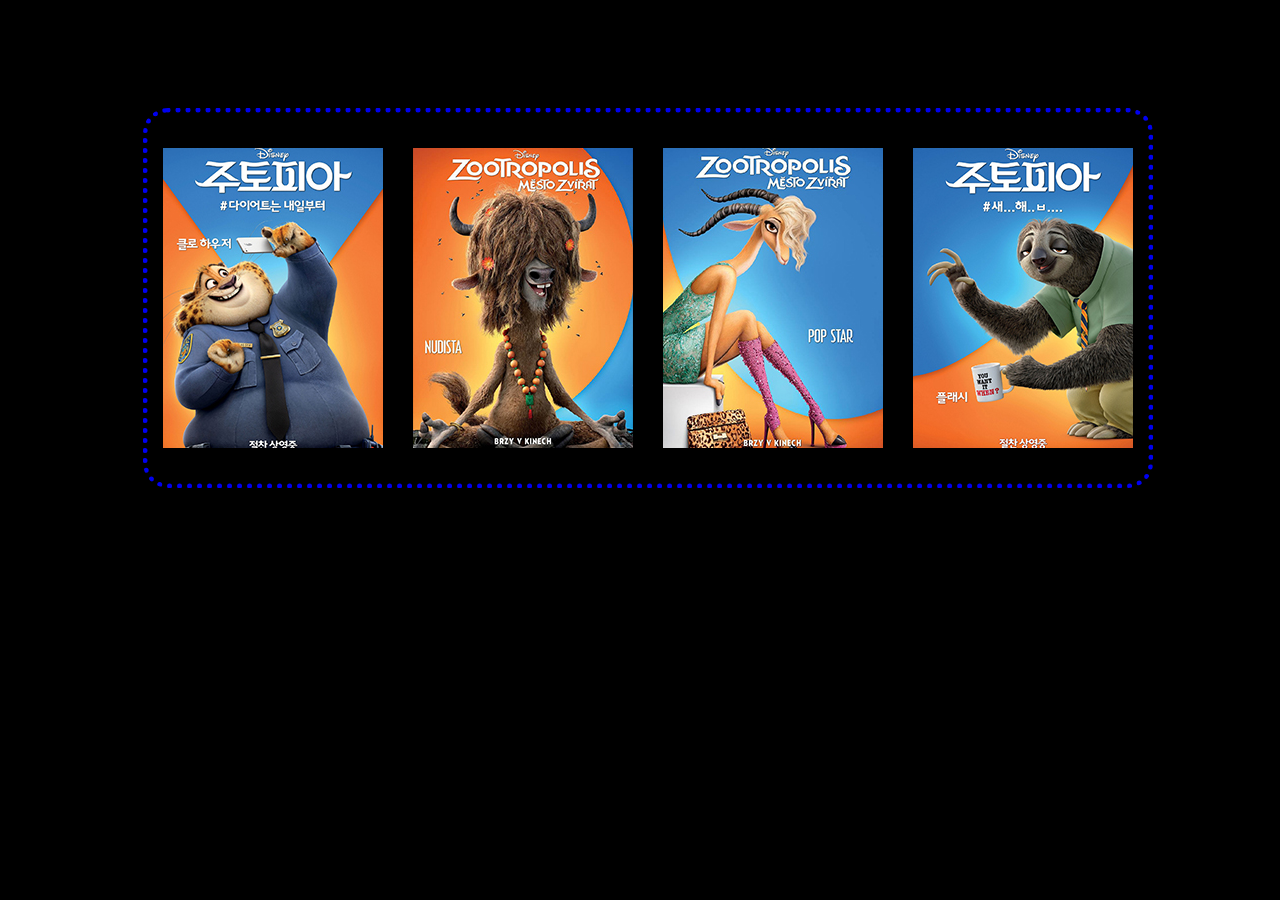
<file: 动画类/基本动画/摆动的banner.html>
<!doctype html>
<html lang="en">

<head>
	<meta charset="UTF-8">
	<meta name="Generator" content="EditPlus®">
	<meta name="Author" content="">
	<meta name="Keywords" content="">
	<meta name="Description" content="">
	<title>基础学习</title>
	<style>
		body,
		html {
			width: 100%;
			overflow: hidden;
		}

		body {
			background-color: #000;
			perspective: 800px;
		}

		.wrap {
			width: 1000px;
			height: 370px;
			margin: 100px auto;
			border: 5px dotted #0000f0;
			border-radius: 25px;
			animation: run 3s infinite alternate linear;
		}

		@keyframes run {
			0% {
				transform: rotateX(-45deg)
			}

			100% {
				transform: rotateX(45deg)
			}
		}

		.wrap:hover {
			animation-play-state: paused;
		}

		.sheep {
			position: relative;
			float: left;
			width: 220px;
			height: 300px;
			margin: 35px 15px;
			color: #fff;
			text-align: center;
			transform-style: preserve-3d;
		}

		.sheep:hover .image {
			transform: rotateY(90deg);
		}

		.sheep:hover .intro{
			transform: rotateY(0deg);
		}
		.sheep>div {
			position: absolute;
			transition: 0.5s;
		}

		.image {
			transform: rotateY(0deg);
		}

		.image img {
			width: 220px;
			vertical-align: bottom;
		}

		.intro {
			height: 300px;
			background-color: green;
			transform:rotateY(-90deg);
		}

		.intro h5 {
			font-size: 20px;
		}

		.intro p {
			text-indent: 2em;
			line-height: 1.8em;
		}
	</style>
</head>

<body>
	<div class="wrap">
		<div class="sheep">
			<div class="image">
				<img src="images/1.jpg">
			</div>
			<div class="intro">
				<h5>本杰玥警官</h5>
				<p>动物园里的前台招待，本杰非常喜欢吃超级明星面包圈。他是一个非常友善的人，在接待桌前，他对每个人服以热情的微笑</p>
			</div>
		</div>
		<div class="sheep">
			<div class="image">
				<img src="images/2.jpg">
			</div>
			<div class="intro">
				<h5>本杰玥警官</h5>
				<p>动物园里的前台招待，本杰非常喜欢吃超级明星面包圈。他是一个非常友善的人，在接待桌前，他对每个人服以热情的微笑</p>
			</div>
		</div>
		<div class="sheep">
			<div class="image">
				<img src="images/3.jpg">
			</div>
			<div class="intro">
				<h5>本杰玥警官</h5>
				<p>动物园里的前台招待，本杰非常喜欢吃超级明星面包圈。他是一个非常友善的人，在接待桌前，他对每个人服以热情的微笑</p>
			</div>
		</div>
		<div class="sheep">
			<div class="image">
				<img src="images/4.jpg">
			</div>
			<div class="intro">
				<h5>本杰玥警官</h5>
				<p>动物园里的前台招待，本杰非常喜欢吃超级明星面包圈。他是一个非常友善的人，在接待桌前，他对每个人服以热情的微笑</p>
			</div>
		</div>
	</div>
</body>

</html>
<!-- 两个元素重叠也可以用-margin的形式
可以直接写动画的起始帧和结束帧
-->
</file>
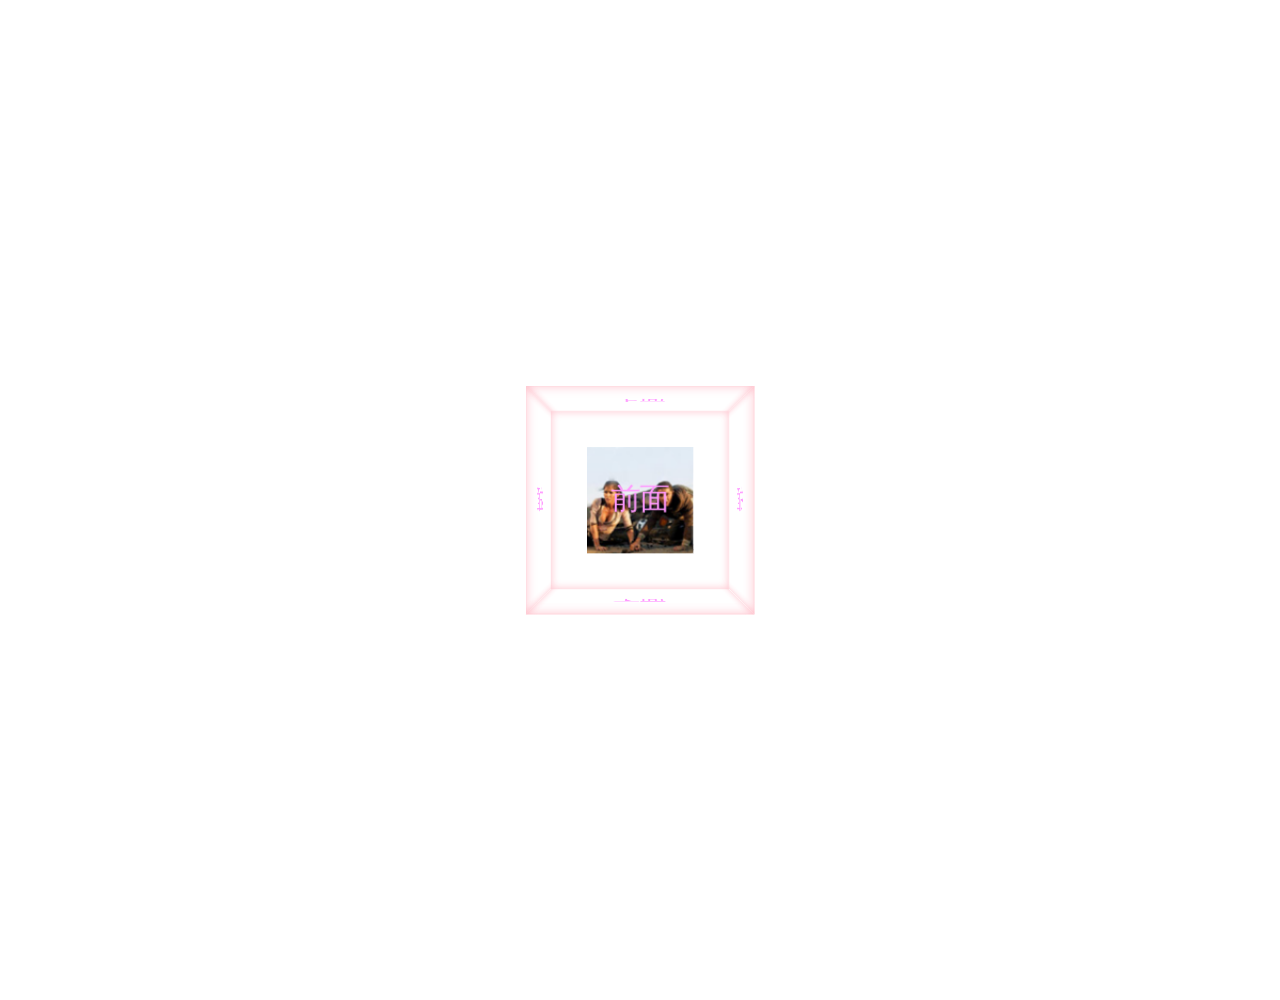
<file: 动画类/立方体/内外旋转立方体.html>
<!doctype html>
<html lang="en">
 <head>
  <meta charset="UTF-8">
  <meta name="Generator" content="EditPlus®">
  <meta name="Author" content="">
  <meta name="Keywords" content="">
  <meta name="Description" content="">
  <title>基础学习</title>
  <style>
	body{
		perspective:800px;
	}
	.outer-wrap{
		position:relative;
		width:200px;
		height:200px;
		margin:400px auto;
		color:#ff99ff;
		transform-style:preserve-3d;
		transition:2s;
	}
	.outer-wrap:hover{
		transform:rotateY(360deg);
	}
	.outer-wrap:hover .outer-wrap1{
		/* 相对于初始位置 */
		transform:rotateX(90deg) translateY(-100px) rotateX(150deg);  
	}
	.outer-wrap:hover .inner-wrap{
		transform:translateY(-380px) rotateY(360deg);
	}
	.outer-wrap [class ^="outer-wrap"]{
		position:absolute;
		/* top:0px;
		left:0px; */
		width:100%;
		height:100%;
		line-height:200px;
		text-align:center;
		font-size:26px;
		background-color:transparent;
		box-shadow:0 0 10px pink inset;
		/* transition:2s; */
	}
	.outer-wrap1{
		transform-origin:center top;
		transform:rotateX(90deg) translateY(-100px);
	}
	.outer-wrap2{
		transform:rotateX(-90deg) translateZ(100px);
	}
	.outer-wrap3{
		transform:rotateY(-90deg) translateZ(100px);
	}
	.outer-wrap4{
		transform:rotateY(90deg) translateZ(100px);
	}
	.outer-wrap5{
		transform:translateZ(100px);
	}
	.outer-wrap6{
		transform:rotateY(180deg) translateZ(100px);
	}
	.inner-wrap{
		position:absolute;
		width:100px;
		height:100px;
		top:50%;
		left:50%;
		margin:-50px 0px 0px -50px;
		transform-style:preserve-3d;
		transition:2s;
	}
	.inner-wrap [class ^="inner-wrap"]{
		position:absolute;
		top:0px;
		left:0px;
		width:100px;
		height:100px;
	}
	.inner-wrap1{
		background:url(images/1.jpg) no-repeat 0 0/100px 100px;
		transform:rotateX(90deg) translateZ(50px);
	}
	.inner-wrap2{
		background:url(images/2.jpg) no-repeat 0 0/100px 100px;
		transform:rotateX(-90deg) translateZ(50px);
	}
	.inner-wrap3{
		background:url(images/3.jpg) no-repeat 0 0/100px 100px;
		transform:rotateY(-90deg) translateZ(50px);
	}
	.inner-wrap4{
		background:url(images/4.jpg) no-repeat 0 0/100px 100px;
		transform:rotateY(90deg) translateZ(50px);
	}
	.inner-wrap5{
		background:url(images/5.jpg) no-repeat 0 0/100px 100px;
		transform:translateZ(50px);
	}
	.inner-wrap6{
		background:url(images/6.jpg) no-repeat 0 0/100px 100px;
		transform:rotateY(180deg) translateZ(50px);
	}
  </style>
 </head>
 <body>
	<div class="outer-wrap">
		<div class="outer-wrap1">上面</div>
		<div class="outer-wrap2">下面</div>
		<div class="outer-wrap3">左面</div>
		<div class="outer-wrap4">右面</div>
		<div class="outer-wrap5">前面</div>
		<div class="outer-wrap6">后面</div>
		<div class="inner-wrap">
			<div class="inner-wrap1"></div>
			<div class="inner-wrap2"></div>
			<div class="inner-wrap3"></div>
			<div class="inner-wrap4"></div>
			<div class="inner-wrap5"></div>
			<div class="inner-wrap6"></div>
		</div>
	</div>
 </body>
</html>
</file>
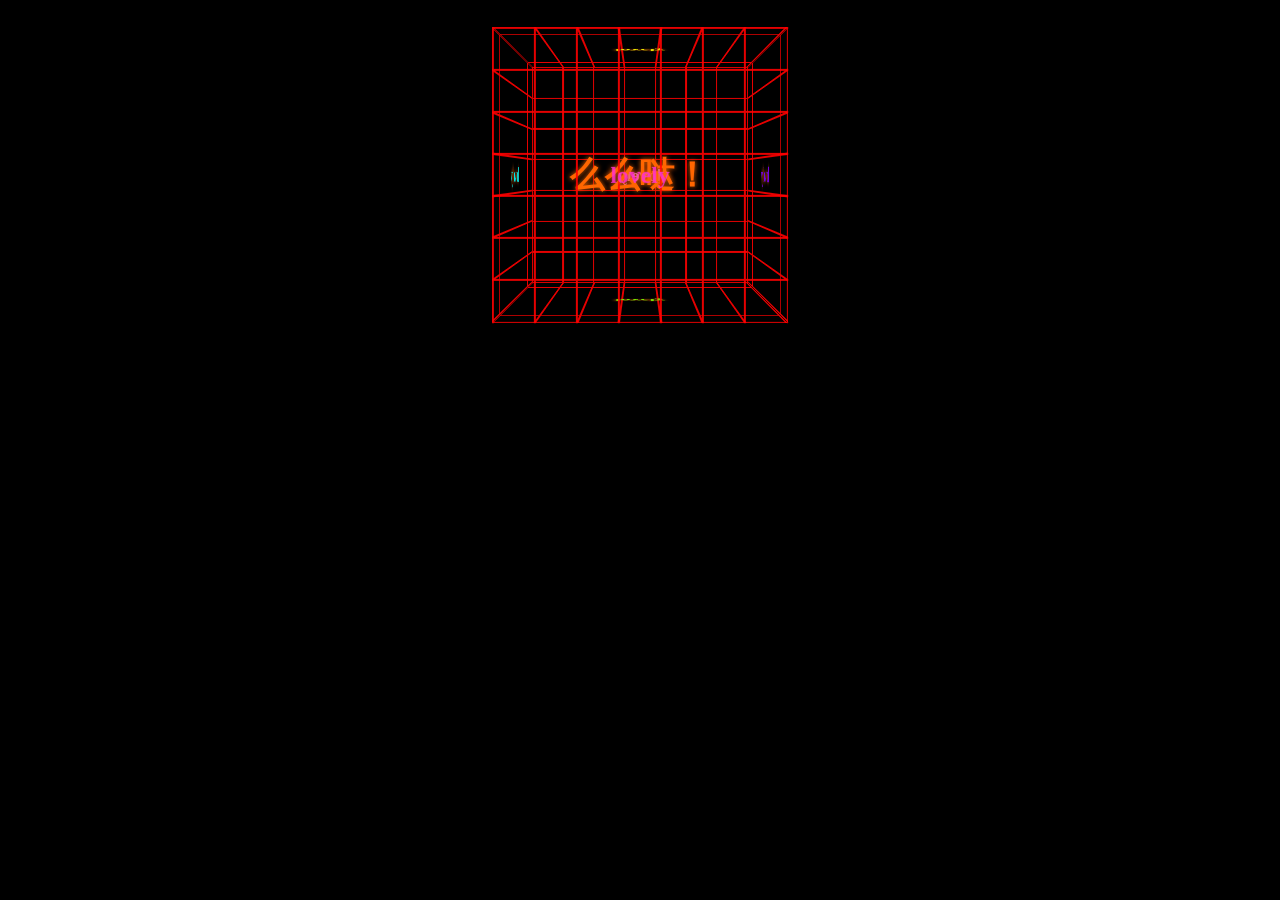
<file: 动画类/立方体/外部炫酷立方体.html>
<!doctype html>
<html lang="en">
 <head>
  <meta charset="UTF-8">
  <meta name="Generator" content="EditPlus®">
  <meta name="Author" content="">
  <meta name="Keywords" content="">
  <meta name="Description" content="">
  <title>基础学习</title>
  <style>
	body{
		background-color:#000;
		perspective:800px;
	}
	.wrap{
		position:relative;
		width:250px;
		height:250px;
		margin:50px auto;
		line-height:250px;
		color:#ff6600;
		font-size:35px;
		font-weight:bold;
		text-align:center;
		background-color:transparent;
		text-shadow:0 0 5px #ff6600;
		transition:transform 3s;
		transform-style:preserve-3d;
	}
	.wrap>div{
		position:absolute;
		width:250px;
		height:250px;
		top:0;
		left:0;
		opacity:0.9;
		line-height:250px;
		text-align:center;
		font-size:20px;
		background-image:repeating-linear-gradient(red 0%,red 0.6%,transparent 0.6%,transparent 14.2%),repeating-linear-gradient(90deg,red 0%,red 0.6%,transparent 0.6%,transparent 14.2%);
		box-shadow:0 0 0px transparent;
		transition:3s;
	}
	.wrap1{
		color:#ffff00;
		transform:rotateX(90deg) translateZ(125px);
	}
	.wrap2{
		color:#80ff00;
		transform:rotateX(-90deg) translateZ(125px);
	}
	.wrap3{
		color:#00ffff;
		transform:rotateY(-90deg) translateZ(125px);
	}
	.wrap4{
		color:#8000ff;
		transform:rotateY(90deg) translateZ(125px);
	}
	.wrap5{
		color:#ff33cc;
		transform:translateZ(125px);
	}
	.wrap6{
		color:#ff80ff;
		transform:rotateY(180deg) translateZ(125px);
	}
	.wrap:hover{
		background-color:#ff6600;
		transform:rotateY(360deg) rotateX(360deg);
	}
	.wrap:hover .wrap1{
		background-color:#ffff00;
		box-shadow:0 0 20px #ff6600;
	}
	.wrap:hover .wrap2{
		background-color:#80ff00;
		box-shadow:0 0 20px #80ff00;
	}
	.wrap:hover .wrap3{
		background-color:#00ffff;
		box-shadow:0 0 20px #00ffff;
	}
	.wrap:hover .wrap4{
		background-color:#8000ff;
		box-shadow:0 0 20px #8000ff;
	}
	.wrap:hover .wrap5{
		background-color:#ff33cc;
		box-shadow:0 0 20px #ff33cc;
	}
	.wrap:hover .wrap6{
		background-color:#ff80ff;
		box-shadow:0 0 20px #ff80ff;
	}
  </style>
 </head>
 <body>
	<div class="wrap">么么哒！
		<div class="wrap1">lovely</div>
		<div class="wrap2">lovely</div>
		<div class="wrap3">lovely</div>
		<div class="wrap4">lovely</div>
		<div class="wrap5">lovely</div>
		<div class="wrap6">lovely</div>
	</div>
 </body>
</html>
</file>
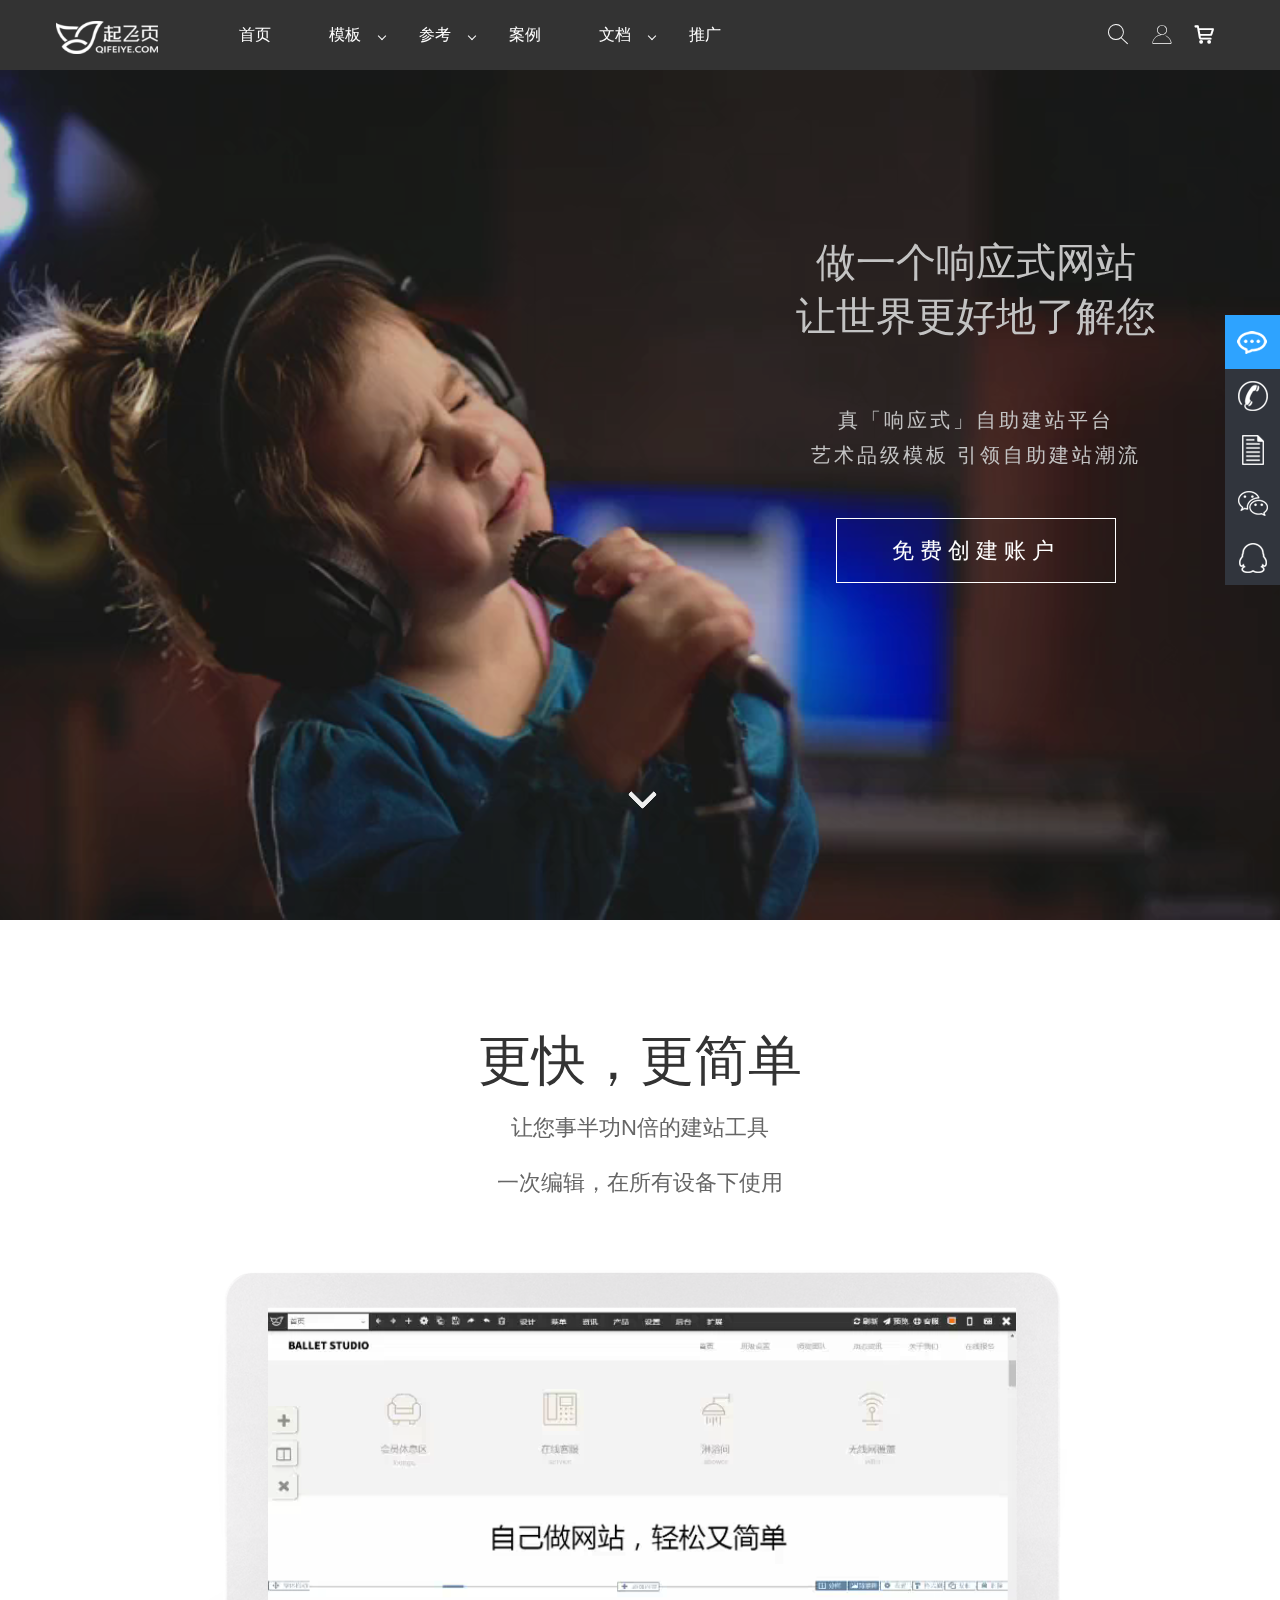
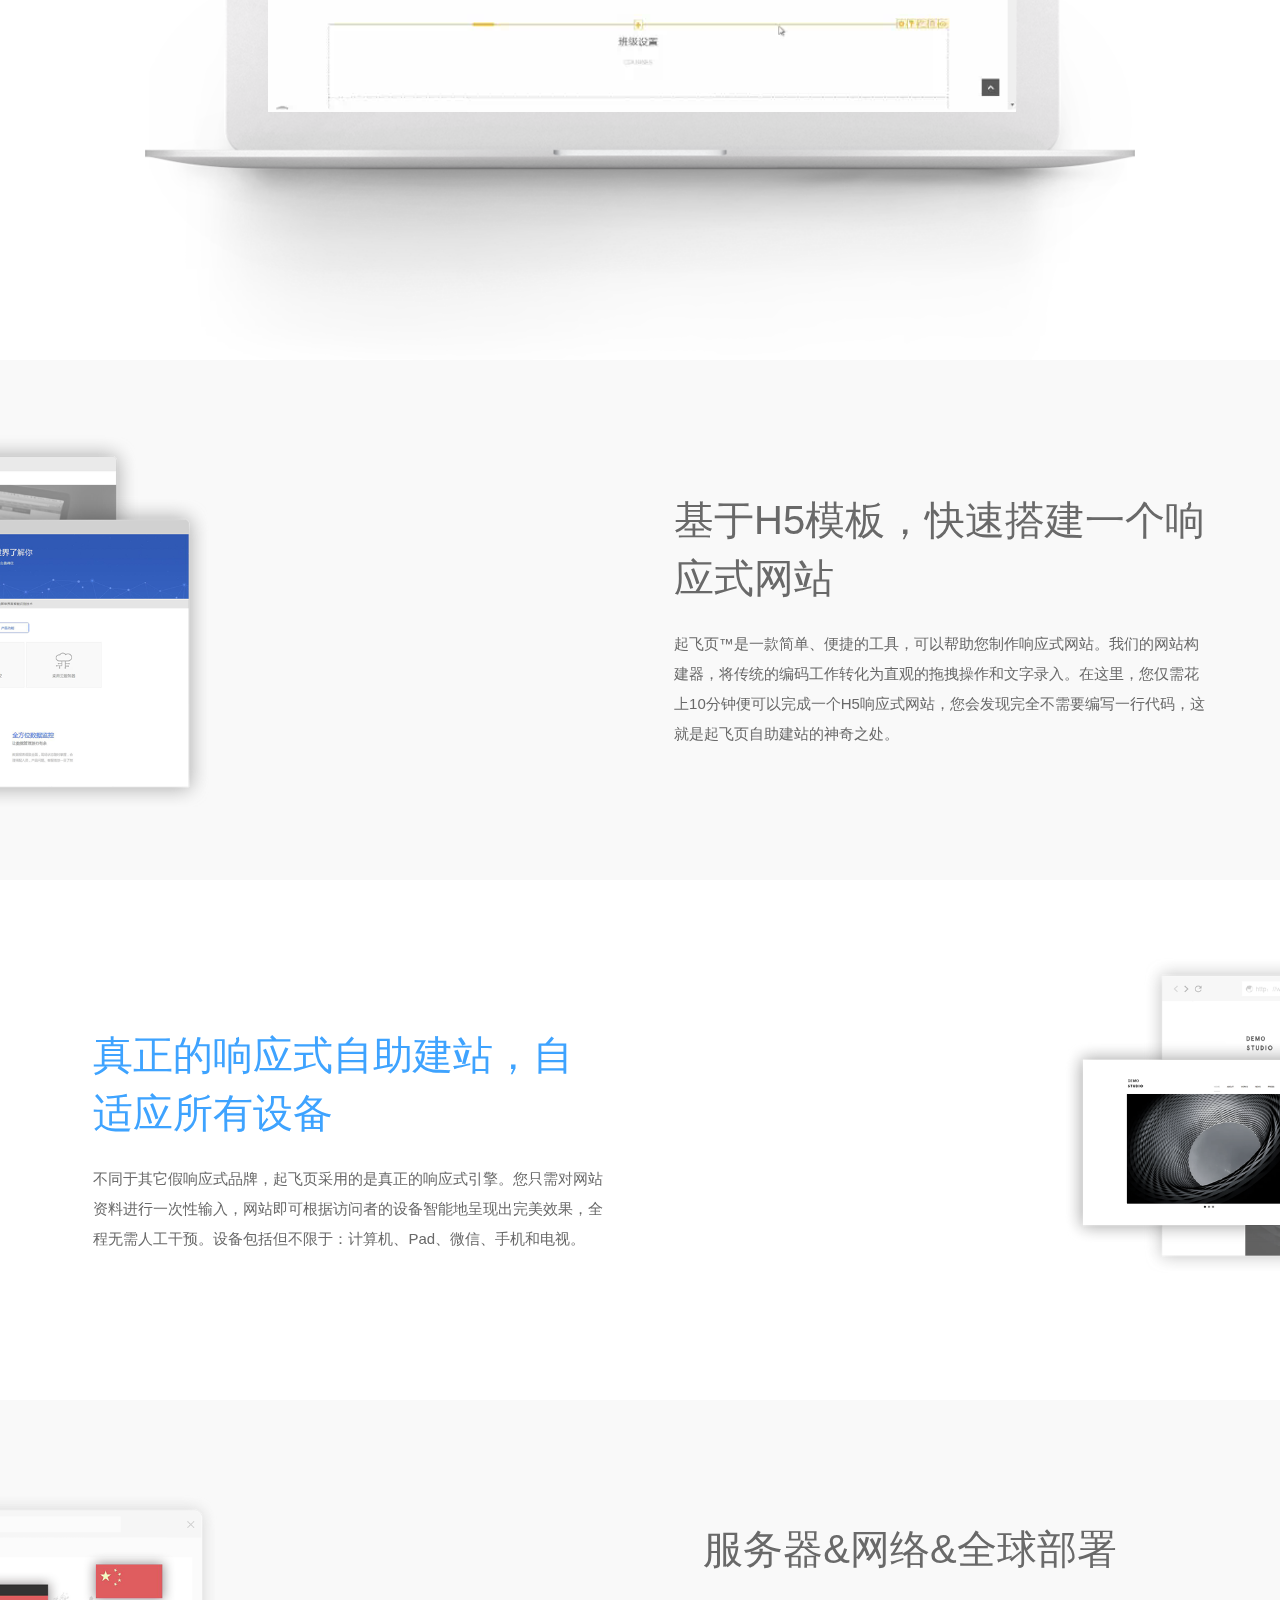
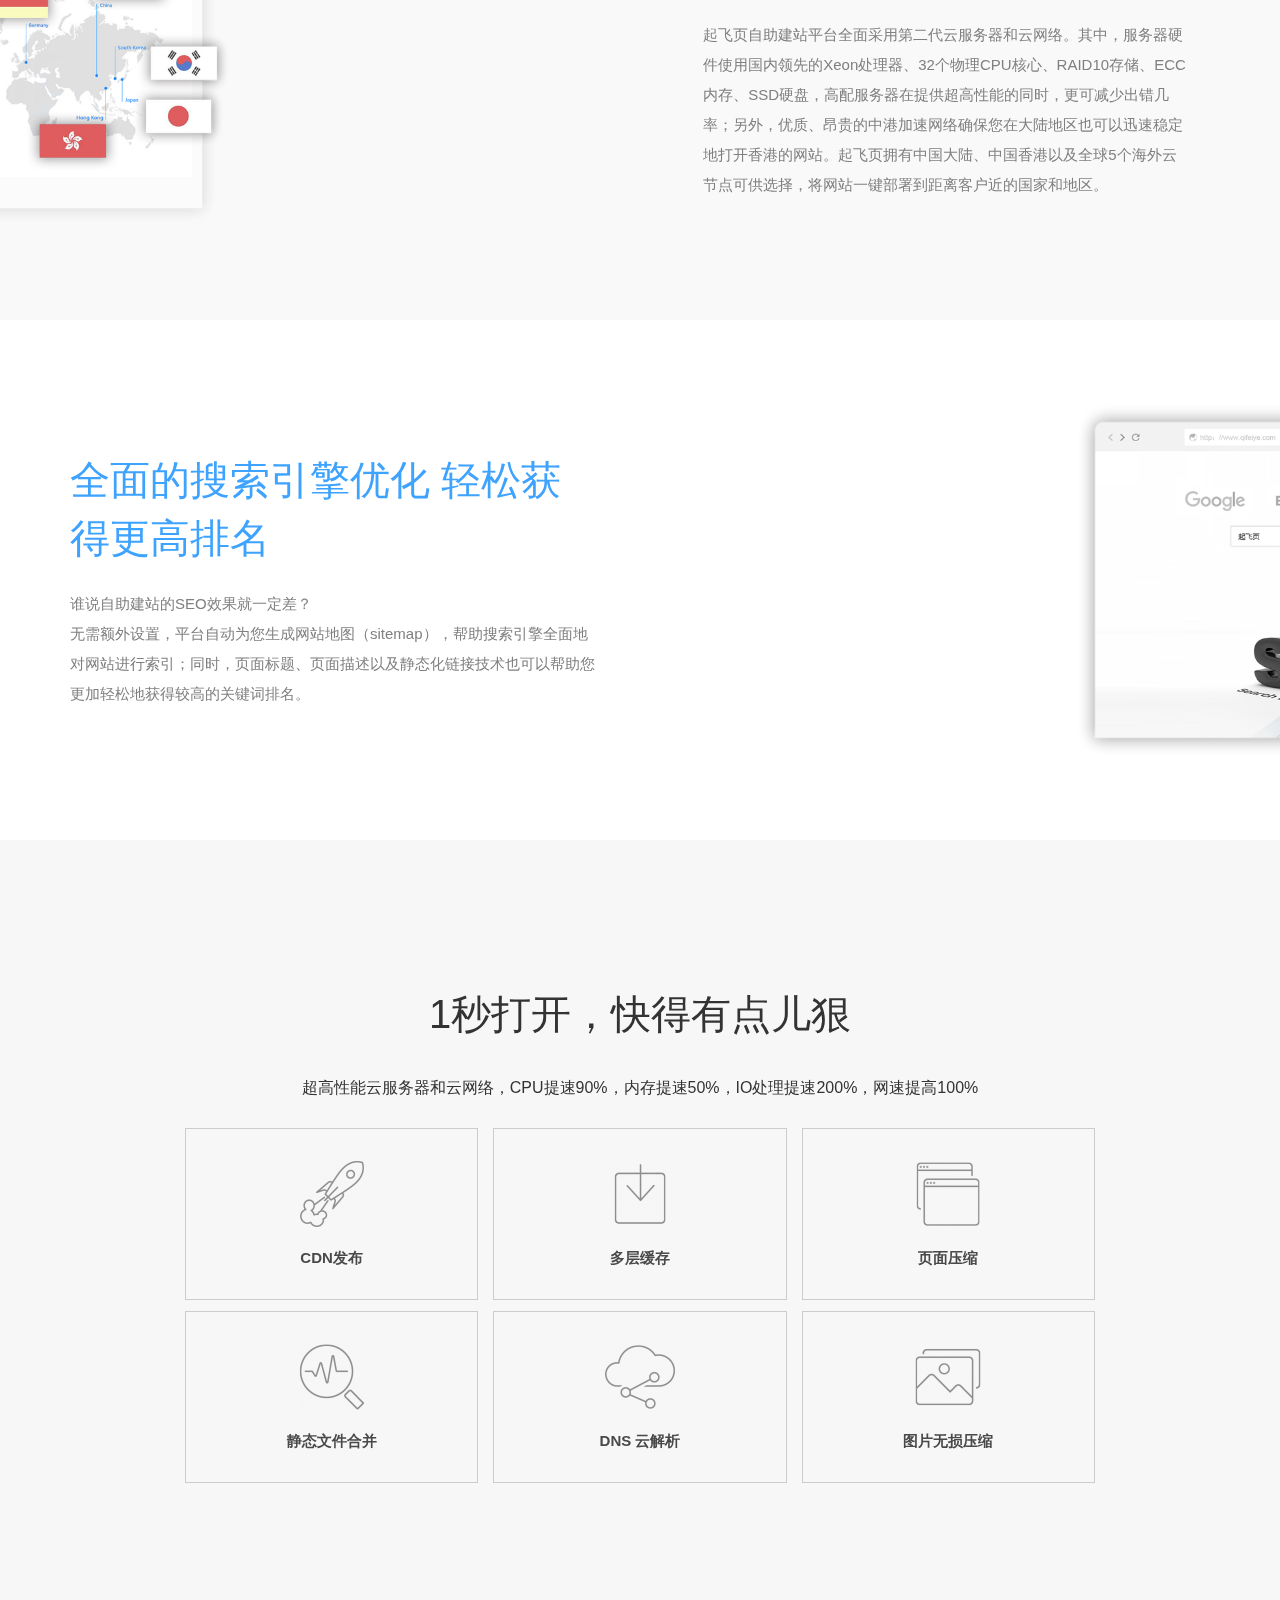
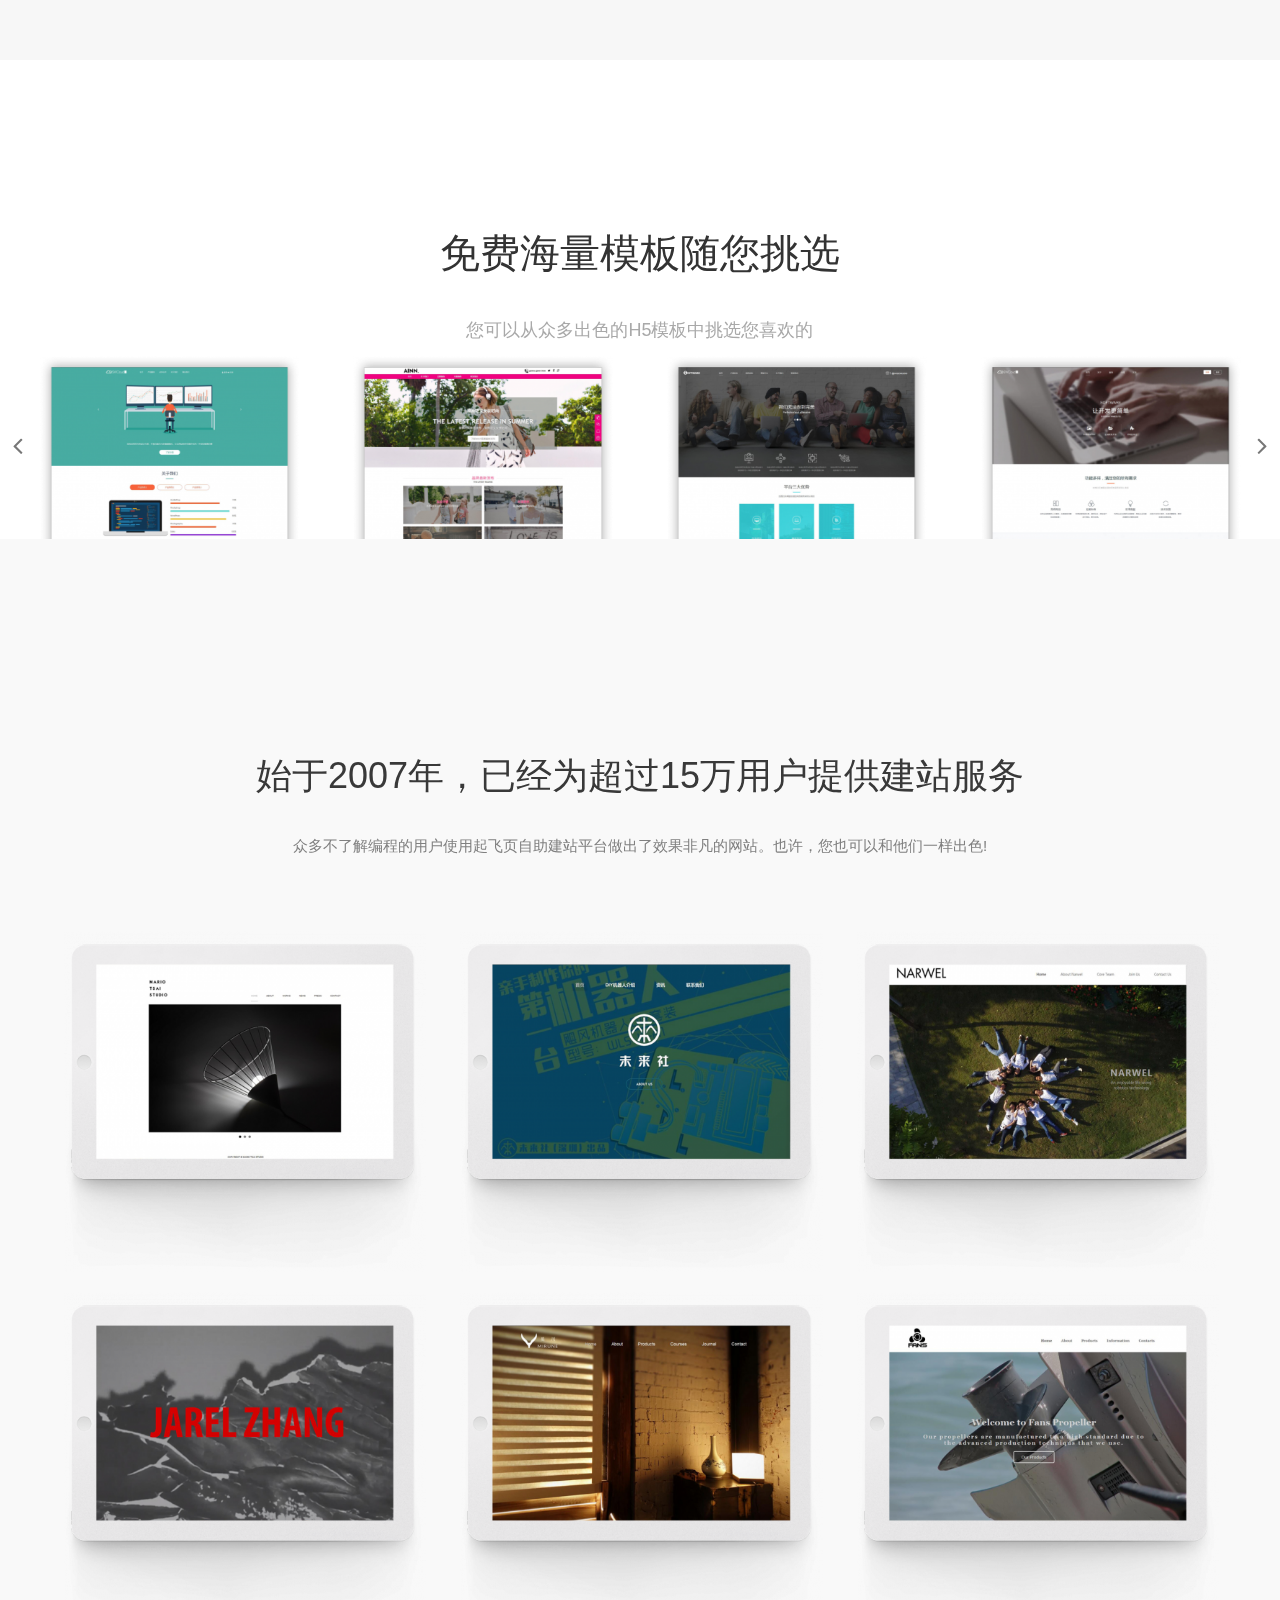
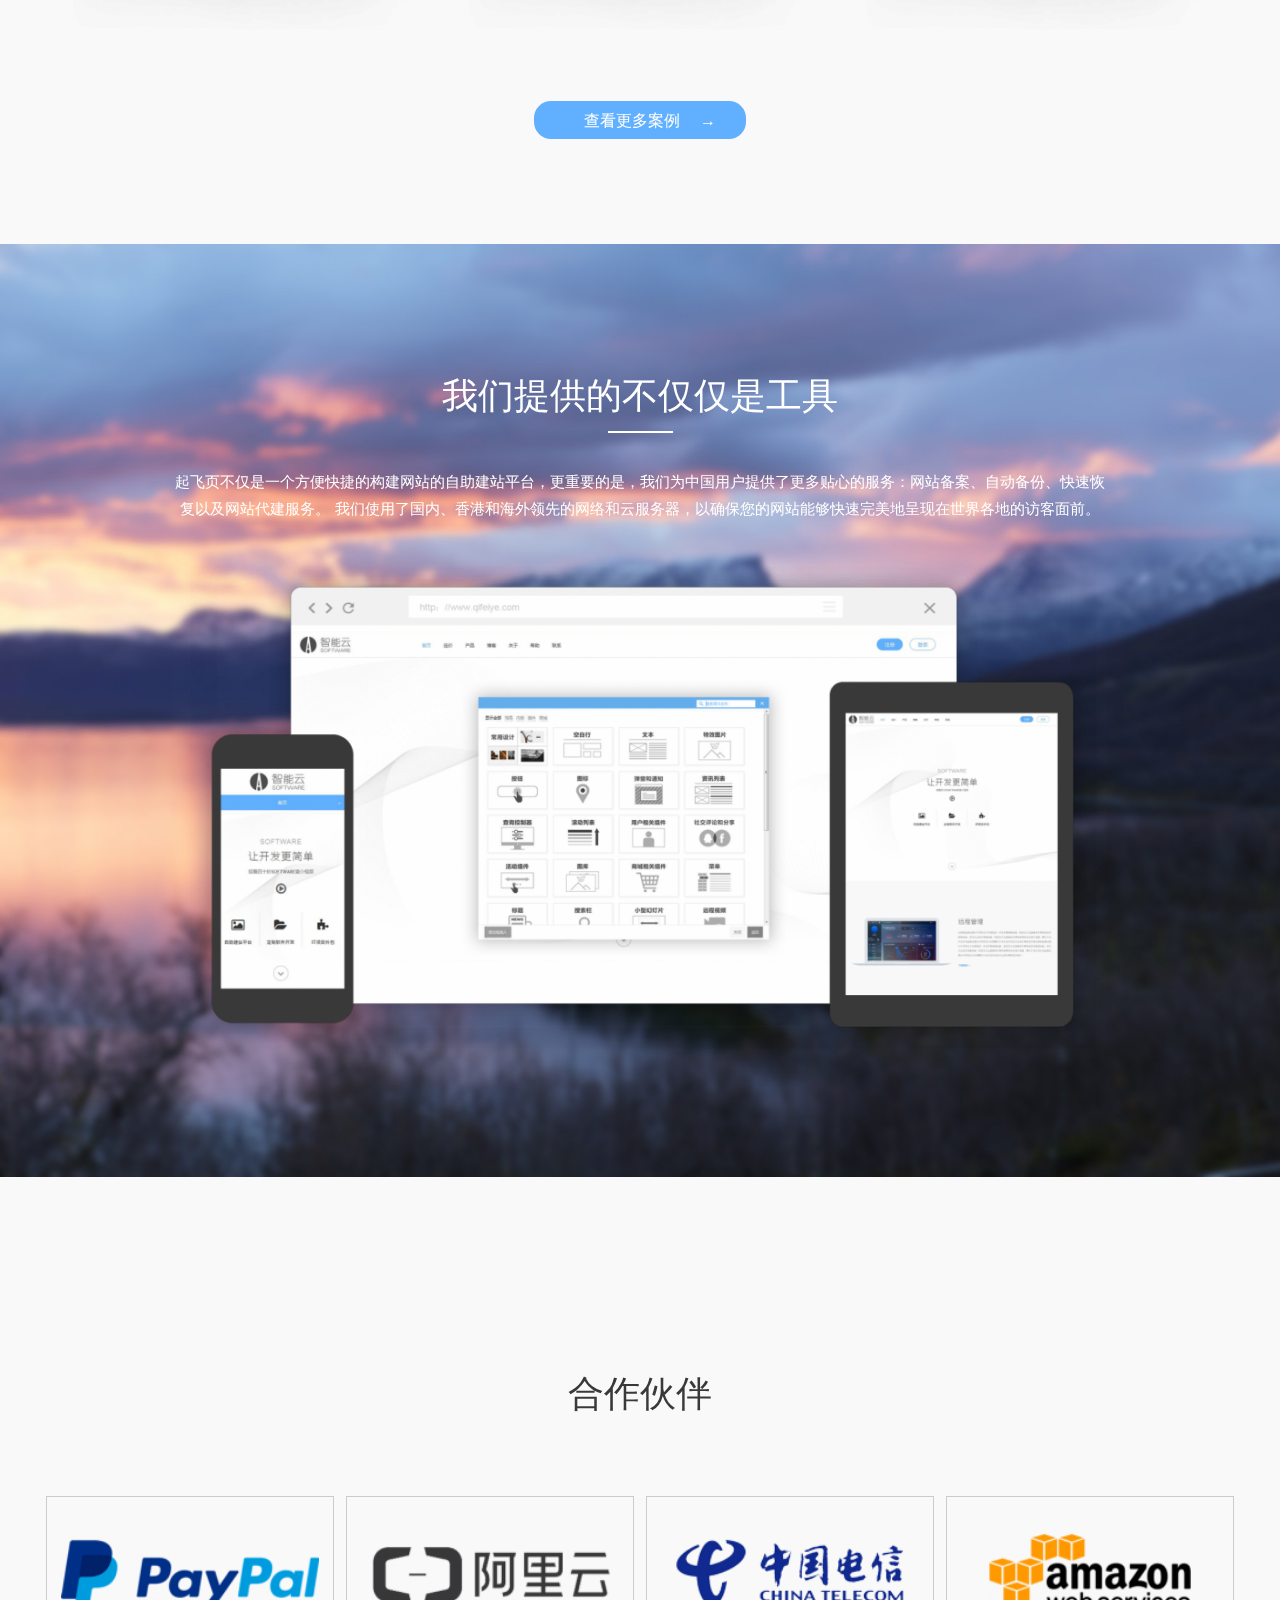
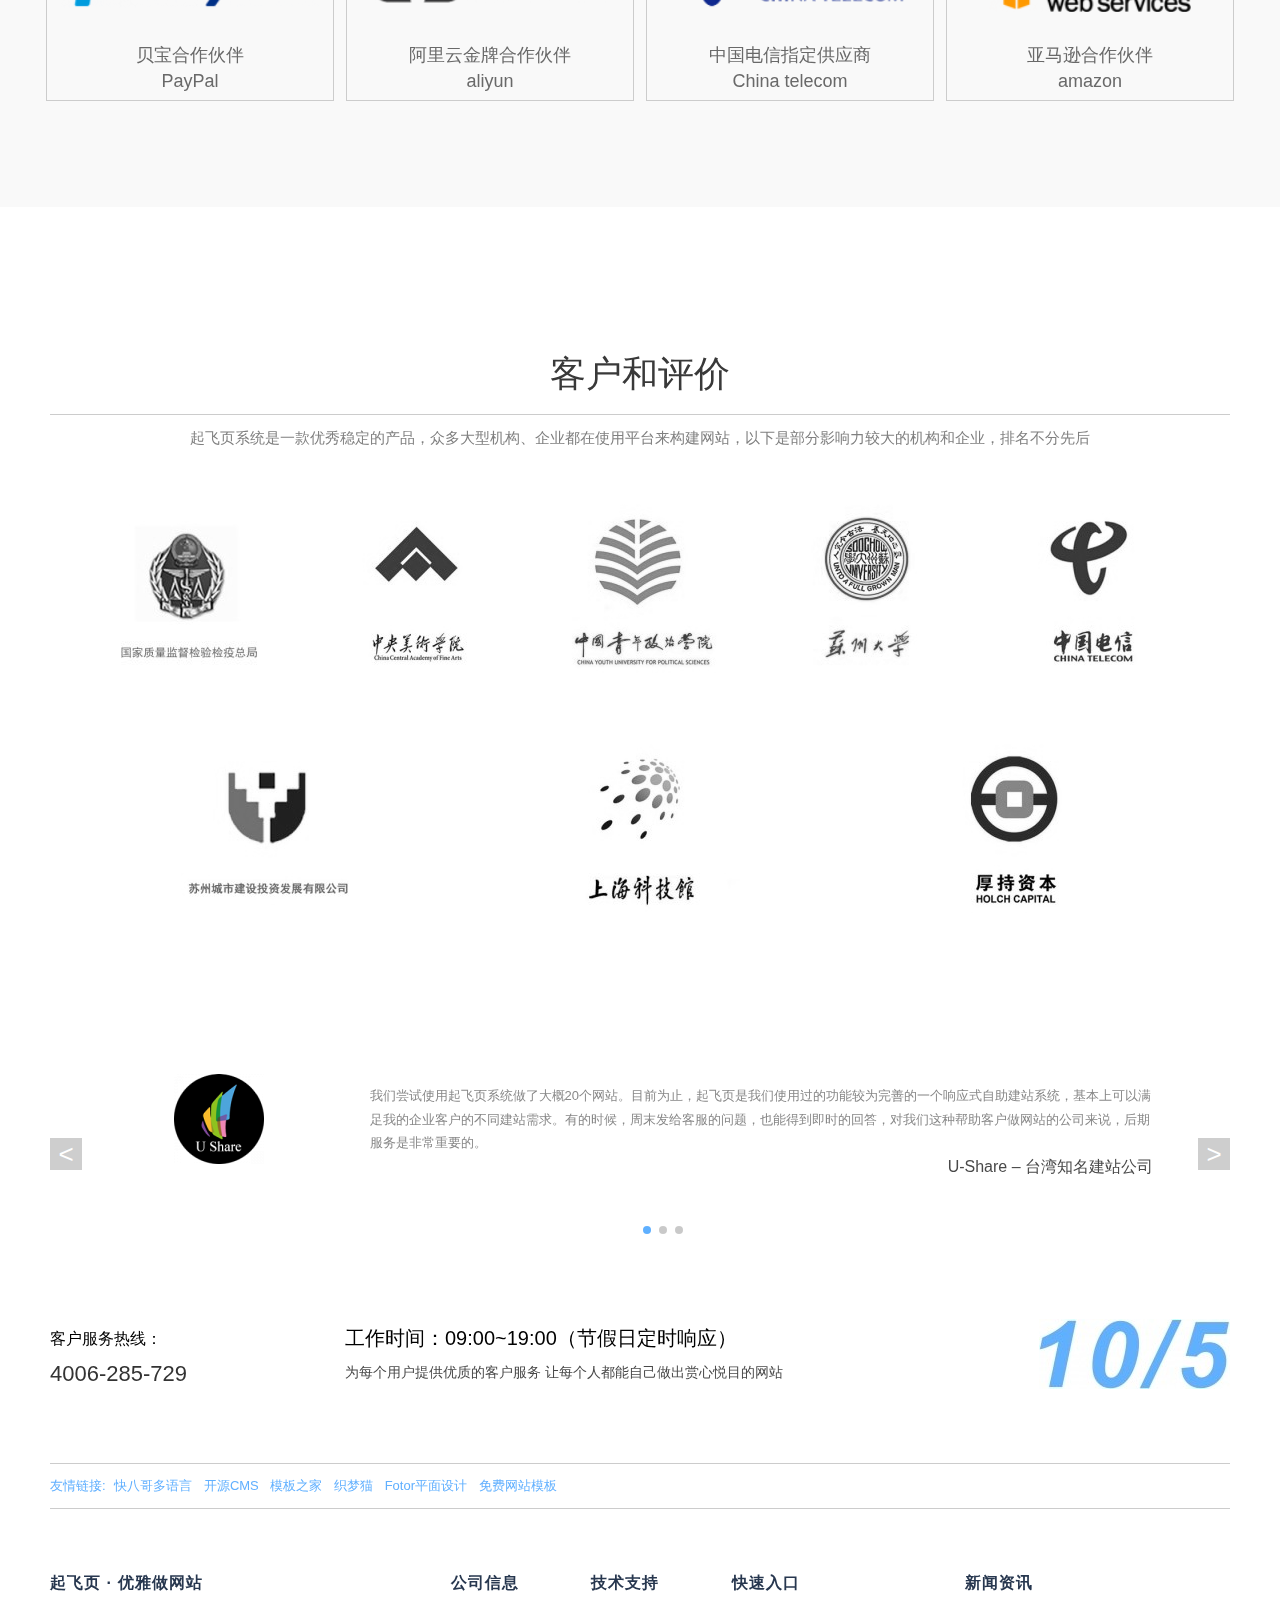
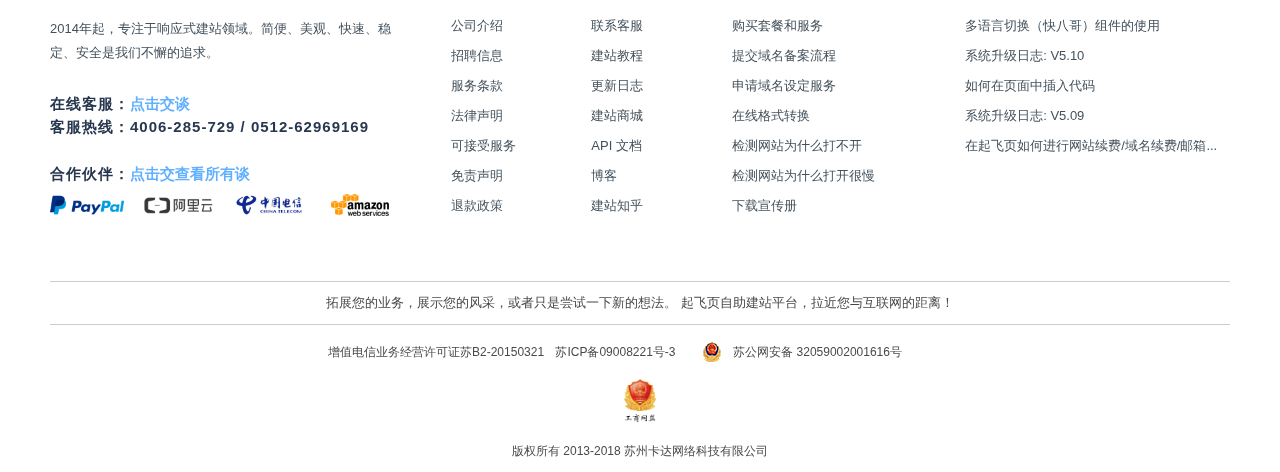
<file: 项目/起飞页/起飞页.html>
<!DOCTYPE html>
<html lang="en">

<head>
    <meta charset="UTF-8">
    <meta name="viewport" content="width=device-width,initial-scale=1.0,
minimum-scale=1.0,maximum-scale=1.0,user-scalable=no">
    <meta http-equiv="X-UA-Compatible" content="ie=edge">
    <title>响应式网站</title>
    <link rel="stylesheet" type="text/css" href="css/public.css">
    <link rel="stylesheet" type="text/css" href="iconfont/iconfont.css">
    <link rel="stylesheet" type="text/css" href="css/header.css">
    <link rel="stylesheet" href="css/left-menu.css">
    <link rel="stylesheet" href="css/header-media.css">
    <link rel="stylesheet" href="css/main.css">
    <link rel="stylesheet" href="css/main-media.css">
    <link rel="stylesheet" href="css/left-sidebar.css">
    <link rel="stylesheet" href="css/footer.css">
    <link rel="stylesheet" href="css/footer-media.css">
</head>

<body>
    <div id="container">
        <div id="header">
            <div class="nav pos-r">
                <div class="main-nav pos-r">
                    <div id="logo" class="pos-a">
                        <h1>
                            <a href="#"><img src="images/30.png"></img>
                            </a>
                        </h1>
                    </div>
                    <div class="subnav pos-a">
                        <ul class="clearfix">
                            <li class="fl-l"><a href="#">首页</a></li>
                            <li class="min-triangle fl-l pos-r">
                                <a href="#">模板</a>
                                <ul class="hidden pos-a">
                                    <li><a href="#">响应式网站</a></li>
                                    <li><a href="#">小程序</a></li>
                                </ul>
                            </li>
                            <li class="min-triangle fl-l pos-r">
                                <a href="#">参考</a>
                                <ul class="hidden pos-a">
                                    <li><a href="#">套餐价格</a></li>
                                    <li><a href="#">智能服务</a></li>
                                </ul>
                            </li>
                            <li class="fl-l"><a href="#">案例</a></li>
                            <li class="min-triangle fl-l pos-r">
                                <a href="#">文档</a>
                                <ul class="hidden pos-a">
                                    <li><a href="#">教程中心</a></li>
                                    <li><a href="#">建站资讯</a></li>
                                    <li><a href="#">更新日志</a></li>
                                </ul>
                            </li>
                            <li class="fl-l"><a href="#">推广</a></li>
                        </ul>
                    </div>
                    <div class="search-register pos-a">
                        <a href="#"><i class="iconfont icon-sousuo"></i></a>
                        <a href="#"><i class="iconfont icon-wode-copy-copy"></i></a>
                        <a href="#"><i class="iconfont icon-gouwuchekong"></i></a>
                    </div>
                </div>
                <div class="menu pos-a">
                    <div class="menu-key">
                        <i class="iconfont icon-caidan"></i>
                    </div>
                </div>
            </div>
            <div class="banner pos-r">
                <video src="video/1.mp4" class='pos-a' autoplay muted loop></video>
                <img src="images/25.jpg" alt="" class="pos-a">
                <div class="intro">
                    <h2>做一个响应式网站<br>让世界更好地了解您</h2>
                    <p>真「响应式」自助建站平台<br>艺术品级模板 引领自助建站潮流</p>
                    <a href="#">免费创建账户</a>
                </div>
                <div class="banner-hide">
                    <h2>自己做网站<br>简单又省钱</h2>
                    <p>引领「响应式自助建站」潮流<br>每一套模板都是艺术品</p>
                    <a href="#">免费创建账户</a>
                </div>
            </div>
        </div>
        <div id="main">
            <div class="faster">
                <div class="faster-content">
                    <h3>更快，更简单</h3>
                    <p>让您事半功N倍的建站工具<br>一次编辑，在所有设备下使用</p>
                </div>
                <div class="video-container">
                    <video src="video/2.webm" muted loop autoplay></video>
                    <img src="images/46.jpg" alt="" />
                </div>
            </div>
            <div class="section-one odd">
                <div class="image pos-r">
                    <img src="images/40.png" alt="">
                </div>
                <div class="description">
                    <h3>基于H5模板，快速搭建一个响应式网站</h3>
                    <p>起飞页™是一款简单、便捷的工具，可以帮助您制作响应式网站。我们的网站构建器，将传统的编码工作转化为直观的拖拽操作和文字录入。在这里，您仅需花上10分钟便可以完成一个H5响应式网站，您会发现完全不需要编写一行代码，这就是起飞页自助建站的神奇之处。
                    </p>
                </div>
            </div>
            <div class="section-two plural">
                <div class="description pos-r">
                    <h3>真正的响应式自助建站，自适应所有设备</h3>
                    <p>不同于其它假响应式品牌，起飞页采用的是真正的响应式引擎。您只需对网站资料进行一次性输入，网站即可根据访问者的设备智能地呈现出完美效果，全程无需人工干预。设备包括但不限于：计算机、Pad、微信、手机和电视。
                    </p>
                </div>
                <div class="image pos-r">
                    <img src="images/41.png" alt="">
                </div>
            </div>
            <div class="section-three odd">
                <div class="image pos-r">
                    <img src="images/42.png" alt="">
                </div>
                <div class="description">
                    <h3>服务器&网络&全球部署</h3>
                    <p>起飞页自助建站平台全面采用第二代云服务器和云网络。其中，服务器硬件使用国内领先的Xeon处理器、32个物理CPU核心、RAID10存储、ECC内存、SSD硬盘，高配服务器在提供超高性能的同时，更可减少出错几率；另外，优质、昂贵的中港加速网络确保您在大陆地区也可以迅速稳定地打开香港的网站。起飞页拥有中国大陆、中国香港以及全球5个海外云节点可供选择，将网站一键部署到距离客户近的国家和地区。
                    </p>
                </div>
            </div>
            <div class="section-four plural">
                <div class="description pos-r">
                    <h3>全面的搜索引擎优化 轻松获得更高排名</h3>
                    <p class="pos-r">
                        谁说自助建站的SEO效果就一定差？<br>无需额外设置，平台自动为您生成网站地图（sitemap），帮助搜索引擎全面地对网站进行索引；同时，页面标题、页面描述以及静态化链接技术也可以帮助您更加轻松地获得较高的关键词排名。
                        <a href="#" class="pos-a">了解更多 ></a>
                    </p>
                </div>
                <div class="image pos-r">
                    <img src="images/43.png" alt="">
                </div>
            </div>
            <div class="cloud-advantage">
                <div class="cloud-advantage-container">
                    <h3>1秒打开，快得有点儿狠</h3>
                    <p>超高性能云服务器和云网络，CPU提速90%，内存提速50%，IO处理提速200%，网速提高100%</p>
                    <ul>
                        <li><i></i><span>CDN发布</span></li>
                        <li><i></i><span>多层缓存</span></li>
                        <li><i></i><span>页面压缩</span></li>
                        <li><i></i><span>静态文件合并</span></li>
                        <li><i></i><span>DNS&nbsp;云解析</span></li>
                        <li><i></i><span>图片无损压缩</span></li>
                    </ul>
                </div>
            </div>
            <div class="free-template">
                <h3>免费海量模板随您挑选</h3>
                <p>您可以从众多出色的H5模板中挑选您喜欢的</p>
                <div class="display pos-r">
                    <ul class="template-image clearfix">
                        <li class="fl-l"><a href="#"><img src="images/33.png" alt=""></a></li>
                        <li class="fl-l"><a href="#"><img src="images/34.png" alt=""></a></li>
                        <li class="fl-l"><a href="#"><img src="images/35.png" alt=""></a></li>
                        <li class="fl-l"><a href="#"><img src="images/36.png" alt=""></a></li>
                        <li class="fl-l"><a href="#"><img src="images/37.png" alt=""></a></li>
                        <li class="fl-l"><a href="#"><img src="images/38.png" alt=""></a></li>
                        <li class="fl-l"><a href="#"><img src="images/39.png" alt=""></a></li>
                    </ul>
                    <div class="btn">
                        <div class="left-btn pos-a iconfont icon-pagination-last"></div>
                        <div class="right-btn pos-a iconfont icon-zuoyoujiantou-copy"></div>
                    </div>
                </div>
            </div>
            <div class="station-building">
                <h3>始于2007年，已经为超过15万用户提供建站服务</h3>
                <p>众多不了解编程的用户使用起飞页自助建站平台做出了效果非凡的网站。也许，您也可以和他们一样出色!</p>
                <div class="display">
                    <ul class="clearfix">
                        <li class="fl-l"><a href="#"><img src="images/2.png"></a></li>
                        <li class="fl-l"><a href="#"><img src="images/3.png"></a></li>
                        <li class="fl-l"><a href="#"><img src="images/4.png"></a></li>
                        <li class="fl-l"><a href="#"><img src="images/5.png"></a></li>
                        <li class="fl-l"><a href="#"><img src="images/6.png"></a></li>
                        <li class="fl-l"><a href="#"><img src="images/7.png"></a></li>
                    </ul>
                </div>
                <div class="btn"><a href="javascript:;">查看更多案例<span>→</span></a></div>
            </div>
            <div class="provide">
                <h3 class="pos-r">我们提供的不仅仅是工具</h3>
                <p>起飞页不仅是一个方便快捷的构建网站的自助建站平台，更重要的是，我们为中国用户提供了更多贴心的服务：网站备案、自动备份、快速恢复以及网站代建服务。
                    我们使用了国内、香港和海外领先的网络和云服务器，以确保您的网站能够快速完美地呈现在世界各地的访客面前。</p>
                <div class="image">
                    <img src="images/32.png" alt="">
                </div>
            </div>
        </div>
        <div id="footer">
            <div class="partner">
                <h4>合作伙伴</h4>
                <ul class="detail clearfix">
                    <li class="fl-l">
                        <img src="images/8.png" alt="">
                        <p>贝宝合作伙伴<br>PayPal</p>
                    </li>
                    <li class="fl-l">
                        <img src="images/9.png" alt="">
                        <p>阿里云金牌合作伙伴<br>aliyun</p>
                    </li>
                    <li class="fl-l">
                        <img src="images/10.png" alt="">
                        <p>中国电信指定供应商<br>China telecom</p>
                    </li>
                    <li class="fl-l">
                        <img src="images/11.png" alt="">
                        <p>亚马逊合作伙伴<br>amazon</p>
                    </li>
                </ul>
            </div>
            <div class="customer-assess">
                <h4>客户和评价</h4>
                <p>起飞页系统是一款优秀稳定的产品，众多大型机构、企业都在使用平台来构建网站，以下是部分影响力较大的机构和企业，排名不分先后</p>
                <ul class="clearfix other-display">
                    <li class="fl-l"><a href="javascript:;"><img src="images/12.jpg" alt=""></a></li>
                    <li class="fl-l"><a href="javascript:;"><img src="images/13.jpg" alt=""></a></li>
                    <li class="fl-l"><a href="javascript:;"><img src="images/14.jpg" alt=""></a></li>
                    <li class="fl-l"><a href="javascript:;"><img src="images/15.jpg" alt=""></a></li>
                    <li class="fl-l"><a href="javascript:;"><img src="images/17.jpg" alt=""></a></li>
                    <li class="fl-l"><a href="javascript:;"><img src="images/18.jpg" alt=""></a></li>
                    <li class="fl-l"><a href="javascript:;"><img src="images/19.jpg" alt=""></a></li>
                    <li class="fl-l"><a href="javascript:;"><img src="images/20.jpg" alt=""></a></li>
                </ul>
                <div class="company-assess pos-r">
                    <div class="assess-detail pos-r">
                        <ul class="clearfix">
                            <li class="fl-l sw-company pos-r">
                                <i class="fl-l"></i>
                                <p class="fl-r">
                                    选用起飞页一是因为他们就在我们隔壁，二是他们的价格确实很吸引人。在试用了3个月后，我们果断的购买了5年的套餐。起飞页不仅提供了一个美观大方的网站，也提供了稳定的后期服务。我们不断的在为客户介绍起飞页。
                                </p>
                                <p class="pos-a">苏州金蝶软件</p>
                            </li>
                            <li class="fl-l bs-company pos-r">
                                <i class="fl-l"></i>
                                <p class="fl-r">
                                    我们尝试使用起飞页系统做了大概20个网站。目前为止，起飞页是我们使用过的功能较为完善的一个响应式自助建站系统，基本上可以满足我的企业客户的不同建站需求。有的时候，周末发给客服的问题，也能得到即时的回答，对我们这种帮助客户做网站的公司来说，后期服务是非常重要的。
                                </p>
                                <p class="pos-a">U-Share – 台湾知名建站公司</p>
                            </li>
                            <li class="fl-l ct-company pos-r">
                                <i class="fl-l"></i>
                                <p class="fl-r">如果和WIX,
                                    Weebly或者Squarespace进行比较，我觉得起飞页更像是一个综合体。它和Squarespace一样能做出很多华丽的效果，又像weebly一样能很快的搭建博客，又和wix一样容易上手，而且还是响应式的。总之，起飞页是一个很适合我的平台。
                                </p>
                                <p class="pos-a">北欧维森商旅</p>
                            </li>
                            <li class="fl-l sw-company pos-r">
                                <i class="fl-l"></i>
                                <p class="fl-r">
                                    选用起飞页一是因为他们就在我们隔壁，二是他们的价格确实很吸引人。在试用了3个月后，我们果断的购买了5年的套餐。起飞页不仅提供了一个美观大方的网站，也提供了稳定的后期服务。我们不断的在为客户介绍起飞页。
                                </p>
                                <p class="pos-a">苏州金蝶软件</p>
                            </li>
                            <li class="fl-l bs-company pos-r">
                                <i class="fl-l"></i>
                                <p class="fl-r">
                                    我们尝试使用起飞页系统做了大概20个网站。目前为止，起飞页是我们使用过的功能较为完善的一个响应式自助建站系统，基本上可以满足我的企业客户的不同建站需求。有的时候，周末发给客服的问题，也能得到即时的回答，对我们这种帮助客户做网站的公司来说，后期服务是非常重要的。
                                </p>
                                <p class="pos-a">U-Share – 台湾知名建站公司</p>
                            </li>
                        </ul>
                        <div class="tab pos-a">
                            <span class="fl-l show"></span>
                            <span class="fl-l"></span>
                            <span class="fl-l"></span>
                        </div>
                    </div>
                    <div class="btn">
                        <div class="left-btn pos-a">&lt;</div>
                        <div class="right-btn pos-a">&gt;</div>
                    </div>
                </div>
            </div>
            <div class="costomer-service">
                <ul class="clearfix">
                    <li class="fl-l hot-line">
                        <p>客户服务热线：</p>
                        <p>4006-285-729</p>
                    </li>
                    <li class="fl-r image pos-r">
                        <img src="images/44.jpg" alt="">
                    </li>
                    <li class="work-time">
                        <p>工作时间：09:00~19:00（节假日定时响应）</p>
                        <p>为每个用户提供优质的客户服务 让每个人都能自己做出赏心悦目的网站</p>
                    </li>
                </ul>
            </div>
            <div class="link">
                <div class="link-detail">
                    <span>友情链接:</span>
                    <a href="javascript:;">快八哥多语言</a>
                    <a href="javascript:;">开源CMS</a>
                    <a href="javascript:;">模板之家</a>
                    <a href="javascript:;">织梦猫</a>
                    <a href="javascript:;">Fotor平面设计</a>
                    <a href="javascript:;">免费网站模板</a>
                </div>
            </div>
            <div class="about-website clearfix">
                <div class="left-intro fl-l">
                    <h5>起飞页 · 优雅做网站</h5>
                    <p>2014年起，专注于响应式建站领域。简便、美观、快速、稳定、安全是我们不懈的追求。</p>
                    <p>在线客服：<span>点击交谈</span></p>
                    <p>客服热线：4006-285-729 / 0512-62969169</p>
                    <p>合作伙伴：<span>点击交查看所有谈</span></p>
                    <p>
                        <img src="images/8.png" alt="">
                        <img src="images/9.png" alt="">
                        <img src="images/10.png" alt="">
                        <img src="images/11.png" alt="">
                    </p>
                </div>
                <div class="right-intro fl-l">
                    <ul class="right-intro-detail clearfix">
                        <li class="company-info fl-l">
                            <h5>公司信息</h5>
                            <ul>
                                <li><a href="javascript:;">公司介绍</a></li>
                                <li><a href="javascript:;">招聘信息</a></li>
                                <li><a href="javascript:;">服务条款</a></li>
                                <li><a href="javascript:;">法律声明</a></li>
                                <li><a href="javascript:;">可接受服务</a></li>
                                <li><a href="javascript:;">免责声明</a></li>
                                <li><a href="javascript:;">退款政策</a></li>
                            </ul>
                        </li>
                        <li class="technical-support fl-l">
                            <h5>技术支持</h5>
                            <ul>
                                <li><a href="javascript:;">联系客服</a></li>
                                <li><a href="javascript:;">建站教程</a></li>
                                <li><a href="javascript:;">更新日志</a></li>
                                <li><a href="javascript:;">建站商城</a></li>
                                <li><a href="javascript:;">API 文档</a></li>
                                <li><a href="javascript:;">博客</a></li>
                                <li><a href="javascript:;">建站知乎</a></li>
                            </ul>
                        </li>
                        <li class="quick-entry fl-l">
                            <h5>快速入口</h5>
                            <ul>
                                <li><a href="javascript:;">购买套餐和服务</a></li>
                                <li><a href="javascript:;">提交域名备案流程</a></li>
                                <li><a href="javascript:;">申请域名设定服务</a></li>
                                <li><a href="javascript:;">在线格式转换</a></li>
                                <li><a href="javascript:;">检测网站为什么打不开</a></li>
                                <li><a href="javascript:;">检测网站为什么打开很慢</a></li>
                                <li><a href="javascript:;">下载宣传册</a></li>
                            </ul>
                        </li>
                        <li class="news-info fl-l">
                            <h5>新闻资讯</h5>
                            <ul>
                                <li><a href="javascript:;">多语言切换（快八哥）组件的使用</a></li>
                                <li><a href="javascript:;">系统升级日志: V5.10</a></li>
                                <li><a href="javascript:;">如何在页面中插入代码</a></li>
                                <li><a href="javascript:;">系统升级日志: V5.09</a></li>
                                <li><a href="javascript:;">在起飞页如何进行网站续费/域名续费/邮箱...</a></li>
                            </ul>
                        </li>
                    </ul>
                </div>
            </div>
            <div class="other-info">
                <div class="elegance">拓展您的业务，展示您的风采，或者只是尝试一下新的想法。 起飞页自助建站平台，拉近您与互联网的距离！</div>
                <div class="business">
                    <a>增值电信业务经营许可证苏B2-20150321</a>
                    <a>苏ICP备09008221号-3</a>
                    <a><img src="images/28.png" alt=""></a>
                    <a>苏公网安备 32059002001616号 </a>
                </div>
                <div class="business-image">
                    <img src="images/29.png" alt="">
                </div>
                <div class="copyright">版权所有 2013-2018 苏州卡达网络科技有限公司</div>
            </div>
        </div>
        <div id="left-sidebar" class="pos-f">
            <ul>
                <li class="service-online">
                    <a href="#">
                        <span class="fl-l"></span>
                        <span class="fl-l">在线客服</span>
                    </a>
                </li>
                <li class="phone">
                    <a href="#">
                        <span class="fl-l"></span>
                        <span class="fl-l">4006285729</span>
                    </a>
                </li>
                <li class="teaching-center">
                    <a href="#">
                        <span class="fl-l"></span>
                        <span class="fl-l">教程中心</span>
                    </a>
                </li>
                <li class="we-chart pos-r">
                    <a href="#">
                        <span class="fl-l"></span>
                        <div class="service pos-a">
                            <div class="image">
                                <img src="images/1.png" alt="">
                            </div>
                            <p>微信客服</p>
                        </div>
                    </a>
                </li>
                <li class="qq">
                    <a href="#">
                        <span class="fl-l"></span>
                        <span class="fl-l">QQ客服</span>
                    </a>
                </li>
            </ul>
        </div>
    </div>
    <div id="left-menu" class="pos-f">
        <ul class="login-register clearfix">
            <li class="fl-l"><a href="#">登陆</a></li>
            <li class="fl-l"><a href="#">注册</a></li>
        </ul>
        <div class="customer-service">
            <p>客服热线 4006285729</p>
        </div>
        <div class="menu-detail">
            <p><a href="#">首页</a></p>
            <p>
                <a href="#">模板</a><span>+</span>
            </p>
            <ul class="hidden">
                <li><a href="#">响应式网站</a></li>
                <li><a href="#">小程序</a></li>
            </ul>
            <p>
                <a href="#">套餐</a><span>+</span>
            </p>
            <ul class="hidden">
                <li><a href="#">套餐价格</a></li>
                <li><a href="#">智能服务</a></li>
            </ul>
            <p><a href="#">案例</a></p>
            <p>
                <a href="#">文档</a><span>+</span>
            </p>
            <ul class="hidden">
                <li><a href="#">教程中心</a></li>
                <li><a href="#">建站资讯</a></li>
                <li><a href="#">更新日志</a></li>
            </ul>
            <p><a href="#">推广</a></p>
        </div>
    </div>
    <!-- <script src="js/header.js"></script> -->
    <script src="js/main.js"></script>
    <script src="js/footer.js"></script>
    <script>
        // 左菜单
        let oCon = document.getElementById("container");
        let oLeftMenu = document.getElementById("left-menu");
        let oKey = document.querySelector("#header .menu i");
        let oSpan = document.querySelectorAll(".menu-detail span");
        let oHidden = document.querySelectorAll(".menu-detail .hidden");

        //获取可视区的高度
        let oHeight;
        //获取原始高度(由高度撑开)
        let preHeight = parseFloat(getComputedStyle(oLeftMenu).height);
        let preWidth = parseFloat(getComputedStyle(oLeftMenu).width);

        window.onresize = function fn() {
            oHeight = document.documentElement.clientHeight;
            // console.log(oHeight);
            //减小左侧菜单的宽度，给滚动条留出宽度
            if (preHeight > oHeight) {
                oLeftMenu.style.width = preWidth - 20 + 'px';
            }
            oLeftMenu.style.height = oHeight + 'px';
            return fn;
        }();


        //菜单按钮点击事件
        oKey.onclick = function (e) {
            e = e || window.event; //兼容IE
            oLeftMenu.classList.add("show");
            e.stopPropagation();
        };
        oCon.onclick = function () {
            oLeftMenu.classList.remove("show");
        };

        //左菜单
        oSpan.forEach(function (ele, ind) {
            ele.onclick = function () {
                oHidden[ind].classList.toggle("show");
            };
        });
    </script>
</body>

</html>
</file>
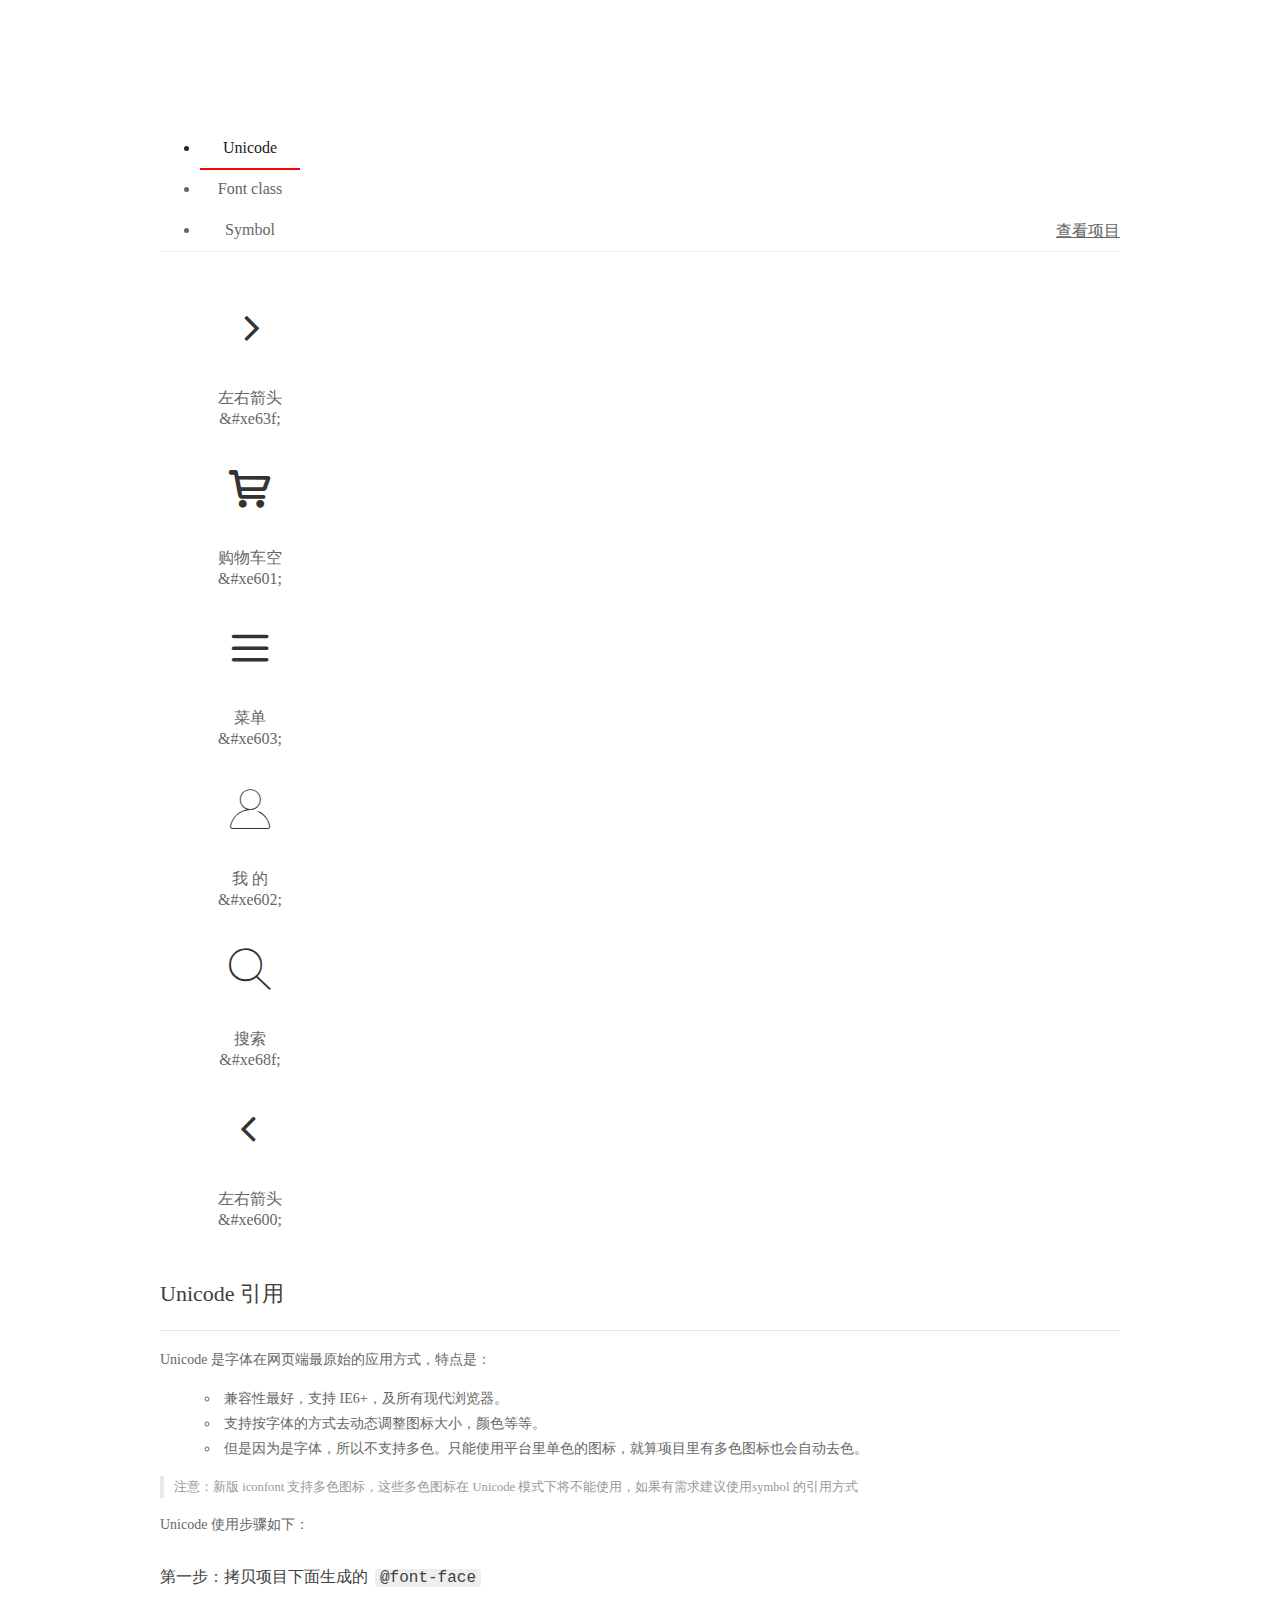
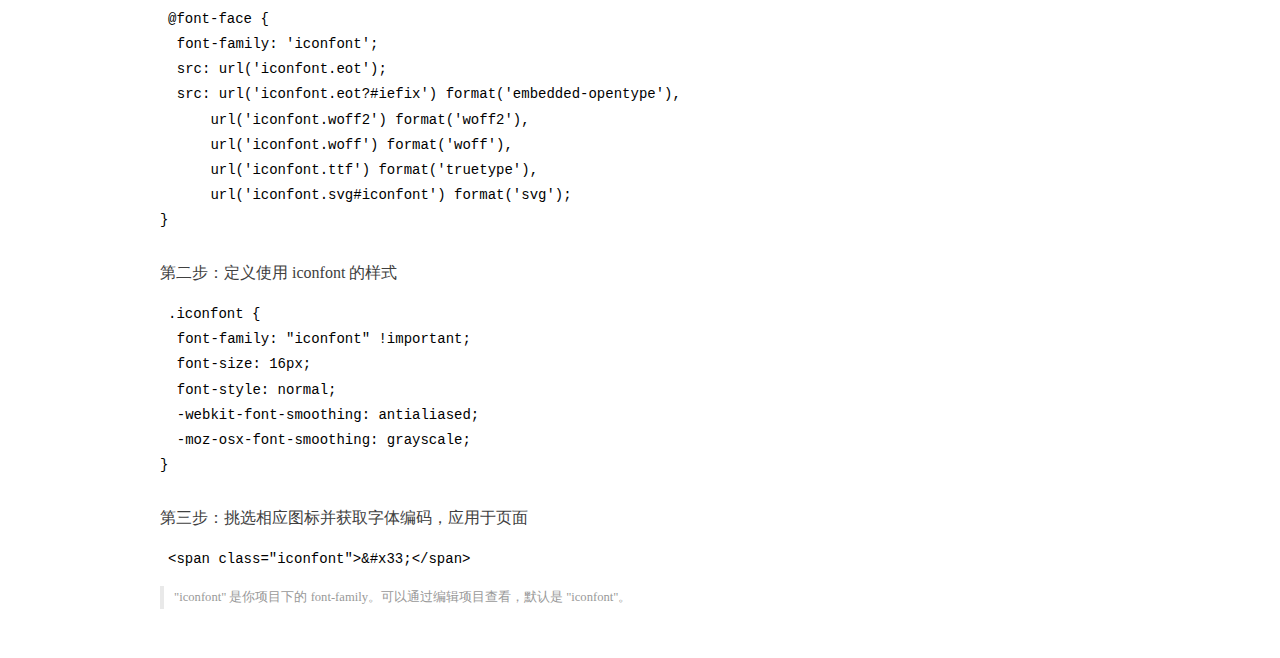
<file: 项目/起飞页/iconfont/demo_index.html>
<!DOCTYPE html>
<html>
<head>
  <meta charset="utf-8"/>
  <title>IconFont Demo</title>
  <link rel="shortcut icon" href="https://gtms04.alicdn.com/tps/i4/TB1_oz6GVXXXXaFXpXXJDFnIXXX-64-64.ico" type="image/x-icon"/>
  <link rel="stylesheet" href="https://g.alicdn.com/thx/cube/1.3.2/cube.min.css">
  <link rel="stylesheet" href="demo.css">
  <link rel="stylesheet" href="iconfont.css">
  <script src="iconfont.js"></script>
  <!-- jQuery -->
  <script src="https://a1.alicdn.com/oss/uploads/2018/12/26/7bfddb60-08e8-11e9-9b04-53e73bb6408b.js"></script>
  <!-- 代码高亮 -->
  <script src="https://a1.alicdn.com/oss/uploads/2018/12/26/a3f714d0-08e6-11e9-8a15-ebf944d7534c.js"></script>
</head>
<body>
  <div class="main">
    <h1 class="logo"><a href="https://www.iconfont.cn/" title="iconfont 首页" target="_blank">&#xe86b;</a></h1>
    <div class="nav-tabs">
      <ul id="tabs" class="dib-box">
        <li class="dib active"><span>Unicode</span></li>
        <li class="dib"><span>Font class</span></li>
        <li class="dib"><span>Symbol</span></li>
      </ul>
      
      <a href="https://www.iconfont.cn/manage/index?manage_type=myprojects&projectId=1293766" target="_blank" class="nav-more">查看项目</a>
      
    </div>
    <div class="tab-container">
      <div class="content unicode" style="display: block;">
          <ul class="icon_lists dib-box">
          
            <li class="dib">
              <span class="icon iconfont">&#xe63f;</span>
                <div class="name">左右箭头</div>
                <div class="code-name">&amp;#xe63f;</div>
              </li>
          
            <li class="dib">
              <span class="icon iconfont">&#xe601;</span>
                <div class="name">购物车空</div>
                <div class="code-name">&amp;#xe601;</div>
              </li>
          
            <li class="dib">
              <span class="icon iconfont">&#xe603;</span>
                <div class="name">菜单</div>
                <div class="code-name">&amp;#xe603;</div>
              </li>
          
            <li class="dib">
              <span class="icon iconfont">&#xe602;</span>
                <div class="name">我 的</div>
                <div class="code-name">&amp;#xe602;</div>
              </li>
          
            <li class="dib">
              <span class="icon iconfont">&#xe68f;</span>
                <div class="name">搜索</div>
                <div class="code-name">&amp;#xe68f;</div>
              </li>
          
            <li class="dib">
              <span class="icon iconfont">&#xe600;</span>
                <div class="name">左右箭头</div>
                <div class="code-name">&amp;#xe600;</div>
              </li>
          
          </ul>
          <div class="article markdown">
          <h2 id="unicode-">Unicode 引用</h2>
          <hr>

          <p>Unicode 是字体在网页端最原始的应用方式，特点是：</p>
          <ul>
            <li>兼容性最好，支持 IE6+，及所有现代浏览器。</li>
            <li>支持按字体的方式去动态调整图标大小，颜色等等。</li>
            <li>但是因为是字体，所以不支持多色。只能使用平台里单色的图标，就算项目里有多色图标也会自动去色。</li>
          </ul>
          <blockquote>
            <p>注意：新版 iconfont 支持多色图标，这些多色图标在 Unicode 模式下将不能使用，如果有需求建议使用symbol 的引用方式</p>
          </blockquote>
          <p>Unicode 使用步骤如下：</p>
          <h3 id="-font-face">第一步：拷贝项目下面生成的 <code>@font-face</code></h3>
<pre><code class="language-css"
>@font-face {
  font-family: 'iconfont';
  src: url('iconfont.eot');
  src: url('iconfont.eot?#iefix') format('embedded-opentype'),
      url('iconfont.woff2') format('woff2'),
      url('iconfont.woff') format('woff'),
      url('iconfont.ttf') format('truetype'),
      url('iconfont.svg#iconfont') format('svg');
}
</code></pre>
          <h3 id="-iconfont-">第二步：定义使用 iconfont 的样式</h3>
<pre><code class="language-css"
>.iconfont {
  font-family: "iconfont" !important;
  font-size: 16px;
  font-style: normal;
  -webkit-font-smoothing: antialiased;
  -moz-osx-font-smoothing: grayscale;
}
</code></pre>
          <h3 id="-">第三步：挑选相应图标并获取字体编码，应用于页面</h3>
<pre>
<code class="language-html"
>&lt;span class="iconfont"&gt;&amp;#x33;&lt;/span&gt;
</code></pre>
          <blockquote>
            <p>"iconfont" 是你项目下的 font-family。可以通过编辑项目查看，默认是 "iconfont"。</p>
          </blockquote>
          </div>
      </div>
      <div class="content font-class">
        <ul class="icon_lists dib-box">
          
          <li class="dib">
            <span class="icon iconfont icon-zuoyoujiantou-copy"></span>
            <div class="name">
              左右箭头
            </div>
            <div class="code-name">.icon-zuoyoujiantou-copy
            </div>
          </li>
          
          <li class="dib">
            <span class="icon iconfont icon-gouwuchekong"></span>
            <div class="name">
              购物车空
            </div>
            <div class="code-name">.icon-gouwuchekong
            </div>
          </li>
          
          <li class="dib">
            <span class="icon iconfont icon-caidan"></span>
            <div class="name">
              菜单
            </div>
            <div class="code-name">.icon-caidan
            </div>
          </li>
          
          <li class="dib">
            <span class="icon iconfont icon-wode-copy-copy"></span>
            <div class="name">
              我 的
            </div>
            <div class="code-name">.icon-wode-copy-copy
            </div>
          </li>
          
          <li class="dib">
            <span class="icon iconfont icon-sousuo"></span>
            <div class="name">
              搜索
            </div>
            <div class="code-name">.icon-sousuo
            </div>
          </li>
          
          <li class="dib">
            <span class="icon iconfont icon-pagination-last"></span>
            <div class="name">
              左右箭头
            </div>
            <div class="code-name">.icon-pagination-last
            </div>
          </li>
          
        </ul>
        <div class="article markdown">
        <h2 id="font-class-">font-class 引用</h2>
        <hr>

        <p>font-class 是 Unicode 使用方式的一种变种，主要是解决 Unicode 书写不直观，语意不明确的问题。</p>
        <p>与 Unicode 使用方式相比，具有如下特点：</p>
        <ul>
          <li>兼容性良好，支持 IE8+，及所有现代浏览器。</li>
          <li>相比于 Unicode 语意明确，书写更直观。可以很容易分辨这个 icon 是什么。</li>
          <li>因为使用 class 来定义图标，所以当要替换图标时，只需要修改 class 里面的 Unicode 引用。</li>
          <li>不过因为本质上还是使用的字体，所以多色图标还是不支持的。</li>
        </ul>
        <p>使用步骤如下：</p>
        <h3 id="-fontclass-">第一步：引入项目下面生成的 fontclass 代码：</h3>
<pre><code class="language-html">&lt;link rel="stylesheet" href="./iconfont.css"&gt;
</code></pre>
        <h3 id="-">第二步：挑选相应图标并获取类名，应用于页面：</h3>
<pre><code class="language-html">&lt;span class="iconfont icon-xxx"&gt;&lt;/span&gt;
</code></pre>
        <blockquote>
          <p>"
            iconfont" 是你项目下的 font-family。可以通过编辑项目查看，默认是 "iconfont"。</p>
        </blockquote>
      </div>
      </div>
      <div class="content symbol">
          <ul class="icon_lists dib-box">
          
            <li class="dib">
                <svg class="icon svg-icon" aria-hidden="true">
                  <use xlink:href="#icon-zuoyoujiantou-copy"></use>
                </svg>
                <div class="name">左右箭头</div>
                <div class="code-name">#icon-zuoyoujiantou-copy</div>
            </li>
          
            <li class="dib">
                <svg class="icon svg-icon" aria-hidden="true">
                  <use xlink:href="#icon-gouwuchekong"></use>
                </svg>
                <div class="name">购物车空</div>
                <div class="code-name">#icon-gouwuchekong</div>
            </li>
          
            <li class="dib">
                <svg class="icon svg-icon" aria-hidden="true">
                  <use xlink:href="#icon-caidan"></use>
                </svg>
                <div class="name">菜单</div>
                <div class="code-name">#icon-caidan</div>
            </li>
          
            <li class="dib">
                <svg class="icon svg-icon" aria-hidden="true">
                  <use xlink:href="#icon-wode-copy-copy"></use>
                </svg>
                <div class="name">我 的</div>
                <div class="code-name">#icon-wode-copy-copy</div>
            </li>
          
            <li class="dib">
                <svg class="icon svg-icon" aria-hidden="true">
                  <use xlink:href="#icon-sousuo"></use>
                </svg>
                <div class="name">搜索</div>
                <div class="code-name">#icon-sousuo</div>
            </li>
          
            <li class="dib">
                <svg class="icon svg-icon" aria-hidden="true">
                  <use xlink:href="#icon-pagination-last"></use>
                </svg>
                <div class="name">左右箭头</div>
                <div class="code-name">#icon-pagination-last</div>
            </li>
          
          </ul>
          <div class="article markdown">
          <h2 id="symbol-">Symbol 引用</h2>
          <hr>

          <p>这是一种全新的使用方式，应该说这才是未来的主流，也是平台目前推荐的用法。相关介绍可以参考这篇<a href="">文章</a>
            这种用法其实是做了一个 SVG 的集合，与另外两种相比具有如下特点：</p>
          <ul>
            <li>支持多色图标了，不再受单色限制。</li>
            <li>通过一些技巧，支持像字体那样，通过 <code>font-size</code>, <code>color</code> 来调整样式。</li>
            <li>兼容性较差，支持 IE9+，及现代浏览器。</li>
            <li>浏览器渲染 SVG 的性能一般，还不如 png。</li>
          </ul>
          <p>使用步骤如下：</p>
          <h3 id="-symbol-">第一步：引入项目下面生成的 symbol 代码：</h3>
<pre><code class="language-html">&lt;script src="./iconfont.js"&gt;&lt;/script&gt;
</code></pre>
          <h3 id="-css-">第二步：加入通用 CSS 代码（引入一次就行）：</h3>
<pre><code class="language-html">&lt;style&gt;
.icon {
  width: 1em;
  height: 1em;
  vertical-align: -0.15em;
  fill: currentColor;
  overflow: hidden;
}
&lt;/style&gt;
</code></pre>
          <h3 id="-">第三步：挑选相应图标并获取类名，应用于页面：</h3>
<pre><code class="language-html">&lt;svg class="icon" aria-hidden="true"&gt;
  &lt;use xlink:href="#icon-xxx"&gt;&lt;/use&gt;
&lt;/svg&gt;
</code></pre>
          </div>
      </div>

    </div>
  </div>
  <script>
  $(document).ready(function () {
      $('.tab-container .content:first').show()

      $('#tabs li').click(function (e) {
        var tabContent = $('.tab-container .content')
        var index = $(this).index()

        if ($(this).hasClass('active')) {
          return
        } else {
          $('#tabs li').removeClass('active')
          $(this).addClass('active')

          tabContent.hide().eq(index).fadeIn()
        }
      })
    })
  </script>
</body>
</html>
</file>
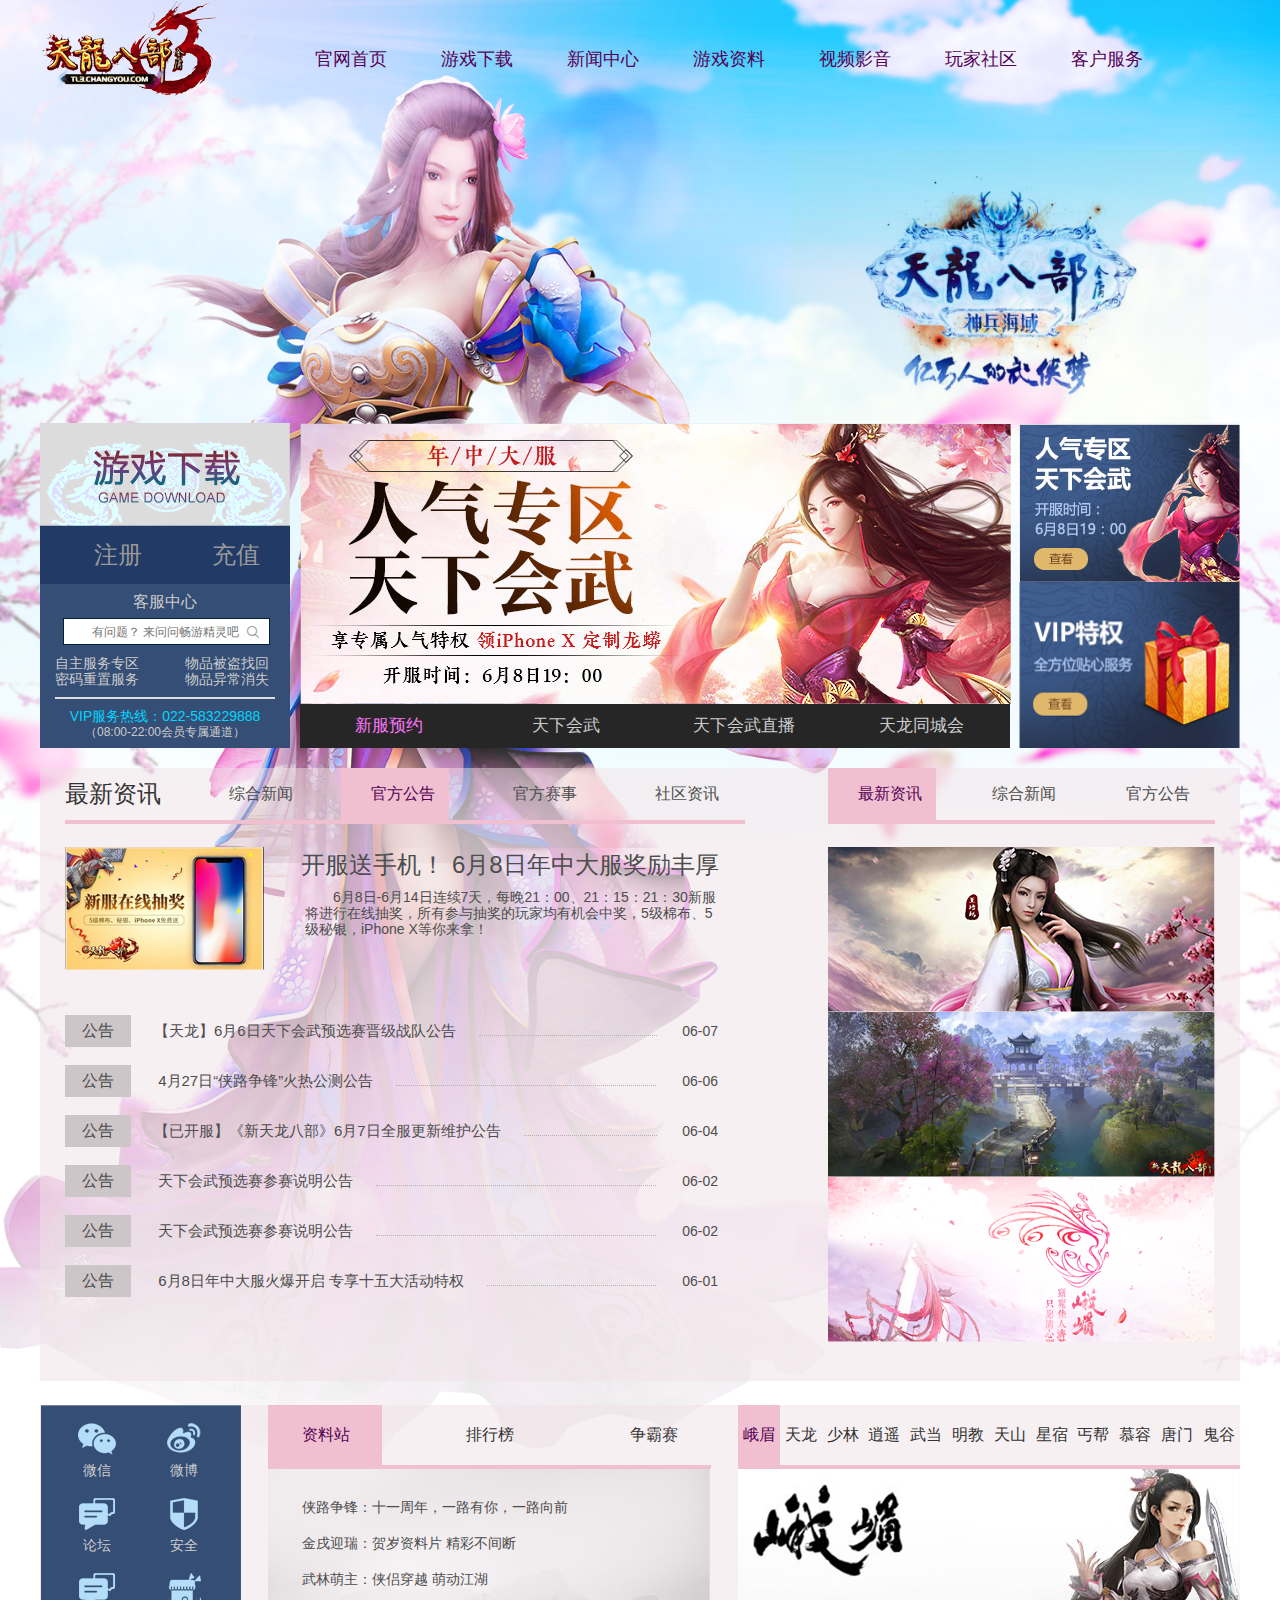
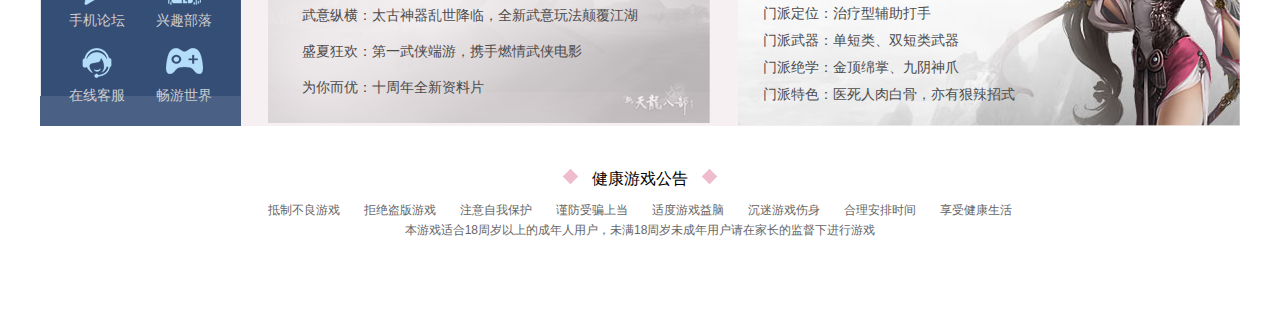
<file: 项目/3D案例/demo/天龙八部/天龙八部.html>
<!doctype html>
<html lang="en">

<head>
	<meta charset="UTF-8">
	<meta name="Generator" content="EditPlus®">
	<meta name="Author" content="">
	<meta name="Keywords" content="">
	<meta name="Description" content="">
	<title>基础学习</title>
	<link rel="stylesheet" href="css/specific.css">
	<link rel="stylesheet" href="css/public.css">
	<link rel="stylesheet" href="iconfont/iconfont.css">
</head>

<body>
	<div class="content">
		<div class="title">
			<div class="logo fl-l">
				<img src="images/logo.png">
			</div>
			<div class="nav fl-l">
				<ul class="clearfix">
					<li class="fl-l"><a href="">官网首页</a></li>
					<li class="fl-l"><a href="#">游戏下载</a></li>
					<li class="fl-l"><a href="#">新闻中心</a></li>
					<li class="fl-l"><a href="#">游戏资料</a></li>
					<li class="fl-l"><a href="#">视频影音</a></li>
					<li class="fl-l"><a href="#">玩家社区</a></li>
					<li class="fl-l"><a href="#">客户服务</a></li>
				</ul>
			</div>
		</div>
		<div class="game-area">
			<div class="game-area-left fl-l">
				<div class="image">
					<img src="images/top1.png">
				</div>
				<div class="register-charge">
					<a href="" class="register fl-l">注册</a>
					<a href="" class="charge fl-r">充值</a>
				</div>
				<div class="service-center">
					<div class="main-service pos-r">
						<h3>客服中心</h3>
						<input type="text" name="search" placeholder="有问题？ 来问问畅游精灵吧">
						<i class="iconfont icon-icon-test pos-a"></i>
						<p class="fl-l"><a href="">自主服务专区</a></p>
						<p class="fl-l"><a href="">物品被盗找回</a></p>
						<p class="fl-l"><a href="">密码重置服务</a></p>
						<p class="fl-l"><a href="">物品异常消失</a></p>
					</div>
					<div class="service-phone">
						<p>VIP服务热线：022-583229888</p>
						<p>（08:00-22:00会员专属通道）</p>
					</div>
				</div>
			</div>
			<div class="game-area-center fl-l">
				<div class="img">
					<img src="images/main_a1.png">
				</div>
				<ul class="tab">
					<li class="fl-l active"><a href="#">新服预约</a></li>
					<li class="fl-l"><a href="#">天下会武</a></li>
					<li class="fl-l"><a href="#">天下会武直播</a></li>
					<li class="fl-l"><a href="#">天龙同城会</a></li>
				</ul>
			</div>
			<div class="game-area-right fl-r">
				<div class="img">
					<img src="images/top2.png" alt="">
					<img src="images/top3.png" alt="">
				</div>
			</div>
		</div>
		<div class="message-area">
			<div class="message-area-left fl-l">
				<ul class="message-title">
					<li class="fl-l">最新资讯</li>
					<li class="fl-l message-tab">综合新闻</li>
					<li class="fl-l message-tab active">官方公告</li>
					<li class="fl-l message-tab">官方赛事</li>
					<li class="fl-l message-tab">社区资讯</li>
				</ul>
				<div class="prize">
					<div class="img fl-l">
						<img src="images/phone.png">
					</div>
					<div class="description fl-l">
						<h3>开服送手机！ 6月8日年中大服奖励丰厚</h3>
						<p class="fl-r">6月8日-6月14日连续7天，每晚21：00、21：15：21：30新服将进行在线抽奖，所有参与抽奖的玩家均有机会中奖，5级棉布、5级秘银，iPhone
							X等你来拿！</p>
					</div>
				</div>
				<ul class="notice">
					<li>
						<span class="fl-l announce">公告</span>
						<span class="fl-l detail">【天龙】6月6日天下会武预选赛晋级战队公告</span>
						<span class="fl-l dot"></span>
						<span class="fl-r time">06-07</span>
					</li>
					<li>
						<span class="fl-l announce">公告</span>
						<span class="fl-l detail">&nbsp;4月27日“侠路争锋”火热公测公告</span>
						<span class="fl-l dot"></span>
						<span class="fl-r time">06-06</span>
					</li> 
					<li>
						<span class="fl-l announce">公告</span>
						<span class="fl-l detail">【已开服】《新天龙八部》6月7日全服更新维护公告</span>
						<span class="fl-l dot"></span>
						<span class="fl-r time">06-04</span>
					</li>
					<li>
						<span class="fl-l announce">公告</span>
						<span class="fl-l detail">&nbsp;天下会武预选赛参赛说明公告</span>
						<span class="fl-l dot"></span>
						<span class="fl-r time">06-02</span>
					</li>
					<li>
						<span class="fl-l announce">公告</span>
						<span class="fl-l detail">&nbsp;天下会武预选赛参赛说明公告</span>
						<span class="fl-l dot"></span>
						<span class="fl-r time">06-02</span>
					</li>
					<li>
						<span class="fl-l announce">公告</span>
						<span class="fl-l detail">&nbsp;6月8日年中大服火爆开启 专享十五大活动特权</span>
						<span class="fl-l dot"></span>
						<span class="fl-r time">06-01</span>
					</li>
				</ul>
			</div>
			<div class="message-area-right fl-r">
				<ul class="message-title">
					<li class="fl-l message-tab active">最新资讯</li>
					<li class="fl-l message-tab">综合新闻</li>
					<li class="fl-l message-tab">官方公告</li>
				</ul>
				<div class="img">
					<img src="images/middle1.png">
					<img src="images/middle2.png">
					<img src="images/middle3.png">
				</div>
			</div>
		</div>
		<div class="amusement-area">
			<div class="amusement-left-area fl-l pos-r">
				<ul>
					<li class="fl-l pos-r">
						<img src="images/微信.png">
						<p class="pos-a">微信</p>
					</li>
					<li class="fl-r pos-r">
						<img src="images/微博.png">
						<p class="pos-a">微博</p>
					</li>
					<li class="fl-l pos-r">
						<img src="images/论坛选择.png">
						<p class="pos-a">论坛</p>
					</li>
					<li class="fl-r pos-r">
						<img src="images/安全.png">
						<p class="pos-a">安全</p>
					</li>
					<li class="fl-l pos-r">
						<img src="images/论坛选择.png">
						<p class="pos-a">手机论坛</p>
					</li>
					<li class="fl-r pos-r">
						<img src="images/36部落-2.png">
						<p class="pos-a">兴趣部落</p>
					</li>
					<li class="fl-l pos-r">
						<img src="images/客服.png">
						<p class="pos-a">在线客服</p>
					</li>
					<li class="fl-r pos-r">
						<img src="images/游戏.png">
						<p class="pos-a">畅游世界</p>
					</li>
				</ul>
				<p class="pos-a"></p>
			</div>
			<div class="amusement-center-area fl-l">
				<ul class="center-tab amuse-tab">
					<li class="fl-l active"><a href="">资料站</a></li>
					<li class="fl-l"><a href="">排行榜</a></li>
					<li class="fl-l"><a href="">争霸赛</a></li>
				</ul>
				<ul class="center-detail">
					<li><a href="#">侠路争锋：十一周年，一路有你，一路向前</a></li>
					<li><a href="#">金戌迎瑞：贺岁资料片 精彩不间断</a></li>
					<li><a href="#">武林萌主：侠侣穿越 萌动江湖</a></li>
					<li><a href="#">武意纵横：太古神器乱世降临，全新武意玩法颠覆江湖</a></li>
					<li><a href="#">盛夏狂欢：第一武侠端游，携手燃情武侠电影</a></li>
					<li><a href="#">为你而优：十周年全新资料片</a></li>
				</ul>
			</div>
			<div class="amusement-right-area fl-r">
				<ul class="right-tab amuse-tab">
					<li class="fl-l active"><a href="#">峨眉</a></li>
					<li class="fl-l"><a href="#">天龙</a></li>
					<li class="fl-l"><a href="#">少林</a></li>
					<li class="fl-l"><a href="#">逍遥</a></li>
					<li class="fl-l"><a href="#">武当</a></li>
					<li class="fl-l"><a href="#">明教</a></li>
					<li class="fl-l"><a href="#">天山</a></li>
					<li class="fl-l"><a href="#">星宿</a></li>
					<li class="fl-l"><a href="#">丐帮</a></li>
					<li class="fl-l"><a href="#">慕容</a></li>
					<li class="fl-l"><a href="#">唐门</a></li>
					<li class="fl-l"><a href="#">鬼谷</a></li>
				</ul>
				<ul class="right-detail">
					<li><a href="#">门派定位：治疗型辅助打手</a></li>
					<li><a href="#">门派武器：单短类、双短类武器</a></li>
					<li><a href="#">门派绝学：金顶绵掌、九阴神爪</a></li>
					<li><a href="#">门派特色：医死人肉白骨，亦有狠辣招式</a></li>
				</ul>
			</div>
		</div>
		<div class="bottom">
			<h3><span class="fl-l"></span>健康游戏公告<span class="fl-r"></span></h3>
			<ul>
				<li>抵制不良游戏</li>
				<li>拒绝盗版游戏</li>
				<li>注意自我保护</li>
				<li>谨防受骗上当</li>
				<li>适度游戏益脑</li>
				<li>沉迷游戏伤身</li>
				<li>合理安排时间</li>
				<li>享受健康生活</li>
			</ul>
			<p>本游戏适合18周岁以上的成年人用户，未满18周岁未成年用户请在家长的监督下进行游戏</p>
		</div>
	</div>

	<script>
		//获取两个span标签（信息区域的公告板块-.detail,.dot）
		let aDetail = document.querySelectorAll(".message-area-left .notice .detail"),
			aDot = document.querySelectorAll(".message-area-left .notice .dot");
	
		//对aDetail进行遍历依次得到aDot的宽度
		aDetail.forEach((ele,ind)=>{
			let detailWidth = parseInt(getComputedStyle(ele).width);
			aDot[ind].style.width = 525-detailWidth-23*2+'px';
		});
	</script>
</body>

</html>
</file>
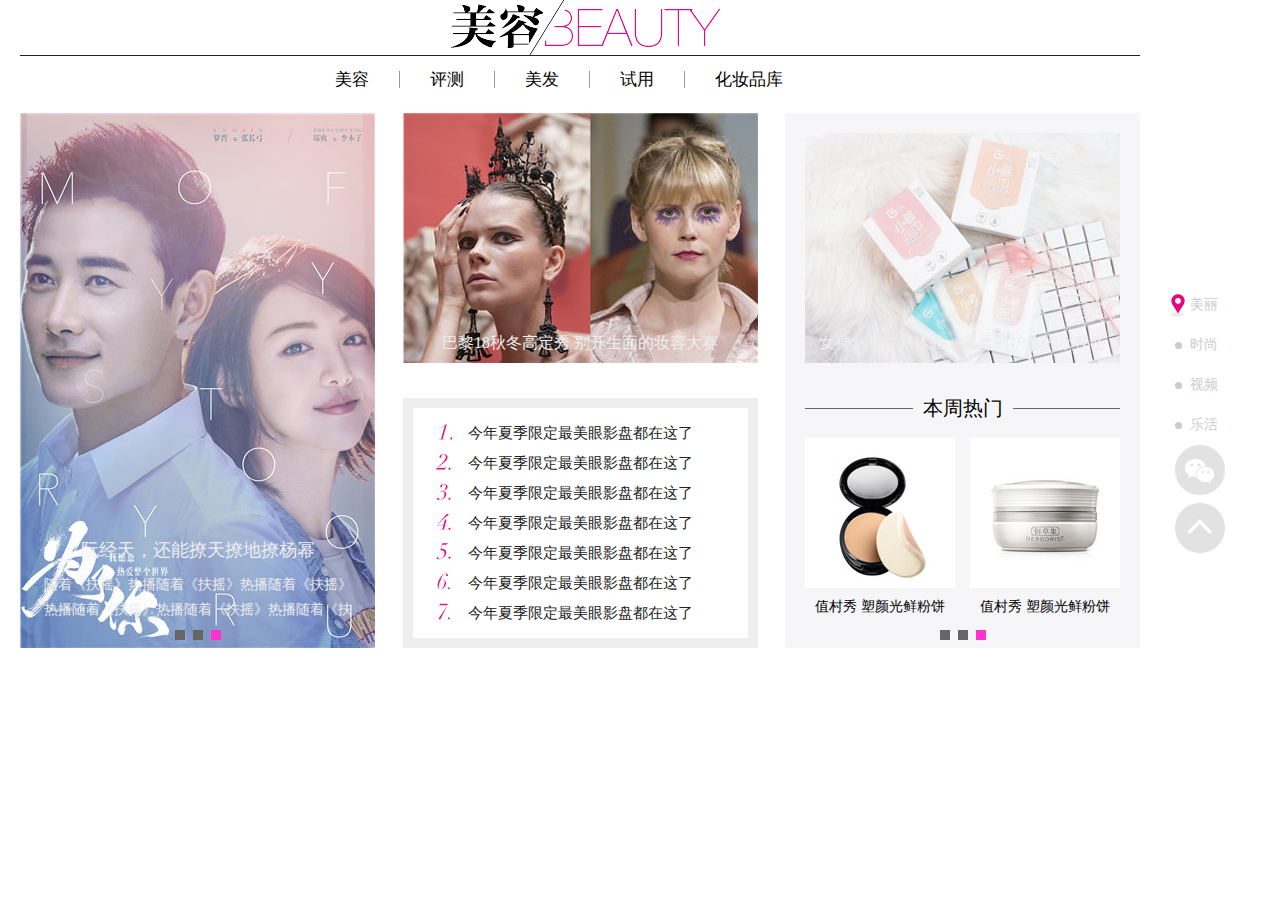
<file: 项目/3D案例/demo/美容/test.html>
<!doctype html>
<html lang="en">
 <head>
  <meta charset="UTF-8">
  <meta name="Generator" content="EditPlus®">
  <meta name="Author" content="">
  <meta name="Keywords" content="">
  <meta name="Description" content="">
  <title>基础学习</title>
  <style>
	*{
		padding:0;
		margin:0;
	}
	ul,li{
		list-style:none;
	}
	a{
		text-decoration:none;
		color:#000;
	}
	.banner{
		width:1240px;
		margin:0px auto 20px;
		/* border:1px solid skyblue; */
	}
	.content{
		position:relative;
		width:1120px;
		/* height:800px; */
	}
	.title{
		height:55px;
		border-bottom:1px solid #222;
		background:url('images/01.png') no-repeat 360px -904px;
	}
	.nav{
		height:17px;
		margin:15px 0px 25px 285px;
	}
	.nav a{
		display:block;
		float:left;
		height:17px;
		padding:0px 30px;
		line-height:17px;
		font-size:17px;
	}
	.nav a:not(:last-child){
		border-right:1px solid #999;
	}
	.nav a:hover{
		color:#ff33cc;
	}
	.content-detail:after{
		content:'';
		display:block;
		clear:both;
	}
	.content-detail>div{
		overflow:hidden;
		float:left;
		width:355px;
		height:535px;
	}
	.causus{
		position:relative;
	}
	.causus-detail{
		width:300%;
		/* height:535px; */
	}
	.causus-detail li{
		float:left;
		width:315px;
		height:535px;
		padding:0px 20px;
		background:url('images/02.jpg') no-repeat 0/355px;
		text-align:center;
		color:#eee;
	}
	.causus-detail h4{
		margin-top:425px;
		font:normal 18px "Microsoft YaH";
	}
	.causus-detail p{
		overflow:hidden;
		height:50px;
		margin-top:10px;
		font-size:14px;
		line-height:25px;
	}
	.causus-detail:hover{
		opacity:.9;
	}
	.footer{
		position:absolute;
		width:54px;
		height:10px;
		left:50%;
		bottom:8px;
		margin-left:-27px;
	}
	.footer span{
		float:left;
		width:10px;
		height:10px;
		margin:0px 4px;
		background-color:#666;
	}
	.footer span:hover{
		background-color:#ff33cc;
	}
	.footer .active{
		background-color:#ff33cc;
	}
	.eye-makeup{
		margin:0px 27.5px;
	}
	.image{
		height:30px;
		padding-top:220px;
		margin-bottom:35px;
		background:url('images/03.jpg') no-repeat 0/355px;
	}
	.image p{
		color:#eee;
		text-align:center;
		/* font-size:16px; */
	}
	.image:hover{
		opacity:.9;
	}
	.hot{
		width:315px;
		height:220px;
		padding:10px 0px 0px 20px;
		border:10px solid #eee;
	}
	.hot li{
		padding-left:35px;
		background:url('images/01.png') no-repeat;
		color:#222;
		font-size:15px;
		line-height:30px;
	}
	.hot a:first-of-type li{
		background-position:-438px 5px;
	}
	.hot a:nth-of-type(2) li{
		background-position:-438px -195px;
	}
	.hot a:nth-of-type(3) li{
		background-position:-438px -35px;
	}
	.hot a:nth-of-type(4) li{
		background-position:-438px -235px;
	}
	.hot a:nth-of-type(5) li{
		background-position:-438px -75px;
	}
	.hot a:nth-of-type(6) li{
		background-position:-438px -275px;
	}
	.hot a:last-of-type li{
		background-position:-438px -115px;
	}
	.hot li:hover{
		margin-left:6px;
	}
	.content-detail .face-makeup{
		position:relative;
		width:315px;
		height:495px;
		padding:20px;
		background-color:#f6f6f8;
	}
	.image-change{
		padding-top:200px;
		background:url('images/04.jpg') no-repeat 0px 0px/315px;
	}
	.week-hot h3{
		/* float:left; */
		width:315px;
		height:20px;
		margin-bottom:20px;
		font-weight:normal;
		font-size:20px;
		line-height:20px;
		text-align:center;
	}
	.week-hot h3:before{
		float:left;
		width:107.5px;
		height:10px;
		content:"";
		border-bottom:1px solid #666;
	}
	.week-hot h3:after{
		float:right;
		width:107.5px;
		height:10px;
		content:"";
		border-bottom:1px solid #666;
	}
	.week-hot-detail{
		overflow:hidden;
		width:315px;
		height:185px;
	}
	.week-hot-detail ul{
		width:300%;
		height:185px;
	}
	.week-hot-detail li{
		float:left;
		width:315px;
		height:185px;
	}
	.week-hot-detail a{
		float:left;
		width:150px;
		height:185px;
	}
	.week-hot-detail a:first-child{
		margin-right:15px;
	}
	.week-hot-detail .picture{
		width:150px;
	}
	.week-hot-detail img{
		width:150px;
	}
	.week-hot-detail p{
		line-height:30px;
		font-size:14px;
		text-align:center;
	}
	.btn{
		display:none;
		position:absolute;
		top:50%;
		width:37px;
		height:74px;
		margin-top:-37px;
	}
	.left-btn{
		left:0px;
		background:url('images/04.png') no-repeat;
	}
	.right-btn{
		right:0px;
		background:url('images/03.png') no-repeat;
	}
	.face-makeup:hover .btn{
		display:block;
	}
	.rightsidebar{
		position:absolute;
		width:100px;
		top:285px;
		right:-130px;
	}
	.rightsidebar .text-style{
		height:40px;
		line-height:40px;
		font-size:14px;
	}
	.rightsidebar .text-style:hover a{
		color:#ff33cc;
		font-size:16px;
	}
	.rightsidebar a{
		color:#ccc;
	}
	.rightsidebar .image-style{
		height:50px;
	}
	.rightsidebar .beauty{
		padding-left:20px;
		background:url('images/02.png') no-repeat -85px -12px;
	}
	.rightsidebar .circle:before{
		float:left;
		content:"";
		width:7px;
		height:7px;
		margin:16.5px 8px 0px 5px;
		background-color:#ccc;
		border-radius:50%;
	}
	.rightsidebar .weixin{
		margin-bottom:8px;
		background:url('images/02.png') no-repeat 5px -58px;
	}
	.rightsidebar .home{
		background:url('images/02.png') no-repeat 5px -116px;
	}
	.rightsidebar .weixin:hover{
		background:url('images/02.png') no-repeat 5px -230px;
	}
	.rightsidebar .home:hover{
		background:url('images/02.png') no-repeat 5px -288px;
	}
  </style>
 </head>
 <body>
	<div class="banner">
		<div class="content">
			<div class="title"></div>
			<div class="nav">
				<a href="">美容</a>
				<a href="">评测</a>
				<a href="">美发</a>
				<a href="">试用</a>
				<a href="">化妆品库</a>
			</div>
			<div class="content-detail">
				<div class="causus">
					<ul class="causus-detail">
						<a href="">
							<li>
								<h4>阮经天，还能撩天撩地撩杨幂</h4>
								<p>随着《扶摇》热播随着《扶摇》热播随着《扶摇》热播随着《扶摇》热播随着《扶摇》热播随着《扶摇》热播</p>
							</li>
						</a>
						<a href="">
							<li>
								<h4>阮经天，还能撩天撩地撩杨幂</h4>
								<p>随着《扶摇》热播随着《扶摇》热播随着《扶摇》热播随着《扶摇》热播随着《扶摇》热播随着《扶摇》热播</p>
							</li>
						</a>
						<a href="">
							<li>
								<h4>阮经天，还能撩天撩地撩杨幂</h4>
								<p>随着《扶摇》热播随着《扶摇》热播随着《扶摇》热播随着《扶摇》热播随着《扶摇》热播随着《扶摇》热播</p>
							</li>
						</a>
					</ul>
					<div class="footer">
						<span></span>
						<span></span>
						<span class="active"></span>
					</div>
				</div>
				<div class="eye-makeup">
					<a href="">
						<div class="image">
							<p>巴黎18秋冬高定秀 别开生面的妆容大赛</p>
						</div>
					</a>
					<ul class="hot">
						<a href="">
							<li>今年夏季限定最美眼影盘都在这了</li>
						</a>
						<a href="">
							<li>今年夏季限定最美眼影盘都在这了</li>
						</a>
						<a href="">
							<li>今年夏季限定最美眼影盘都在这了</li>
						</a>
						<a href="">
							<li>今年夏季限定最美眼影盘都在这了</li>
						</a>
						<a href="">
							<li>今年夏季限定最美眼影盘都在这了</li>
						</a>
						<a href="">
							<li>今年夏季限定最美眼影盘都在这了</li>
						</a>
						<a href="">
							<li>今年夏季限定最美眼影盘都在这了</li>
						</a>
				</div>
				<div class="face-makeup">
					<a href="">
						<div class="image image-change">
							<p>女神“小解”新体验，温柔呵护你的小秘密</p>
						</div>
					</a>
					<div class="week-hot">
						<h3>本周热门</h3>
						<div class="week-hot-detail">
							<ul>
								<li>
									<a href="">
										<div class="picture">
											<img src="images/05.jpg">
										</div>
										<p>值村秀 塑颜光鲜粉饼</p>
									</a>
									<a href="">
										<div class="picture">
											<img src="images/06.jpg">
										</div>
										<p>值村秀 塑颜光鲜粉饼</p>
									</a>
								</li>
								<li>
									<a href="">
										<div class="picture">
											<img src="images/05.jpg">
										</div>
										<p>值村秀 塑颜光鲜粉饼</p>
									</a>
									<a href="">
										<div class="picture">
											<img src="images/06.jpg">
										</div>
										<p>值村秀 塑颜光鲜粉饼</p>
									</a>
								</li>
								<li>
									<a href="">
										<div class="picture">
											<img src="images/05.jpg">
										</div>
										<p>值村秀 塑颜光鲜粉饼</p>
									</a>
									<a href="">
										<div class="picture">
											<img src="images/06.jpg">
										</div>
										<p>值村秀 塑颜光鲜粉饼</p>
									</a>
								</li>
							</ul>
						</div>
					</div>
					<div class="btn left-btn"></div>
					<div class="btn right-btn"></div>
					<div class="footer">
						<span></span>
						<span></span>
						<span class="active"></span>
					</div>
				</div>
			</div>
			<div class="rightsidebar">
				<ul>
					<li class="text-style beauty"><a href="">美丽</a></li>
					<li class="text-style fashion circle"><a href="">时尚</a></li>
					<li class="text-style video circle"><a href="">视频</a></li>
					<li class="text-style lotus circle"><a href="">乐活</a></li>
					<li class="image-style weixin"><a href=""></a></li>
					<li class="image-style home"><a href=""></a></li>
				</ul>
		</div>
		</div>
	</div>
 </body>
</html>
</file>
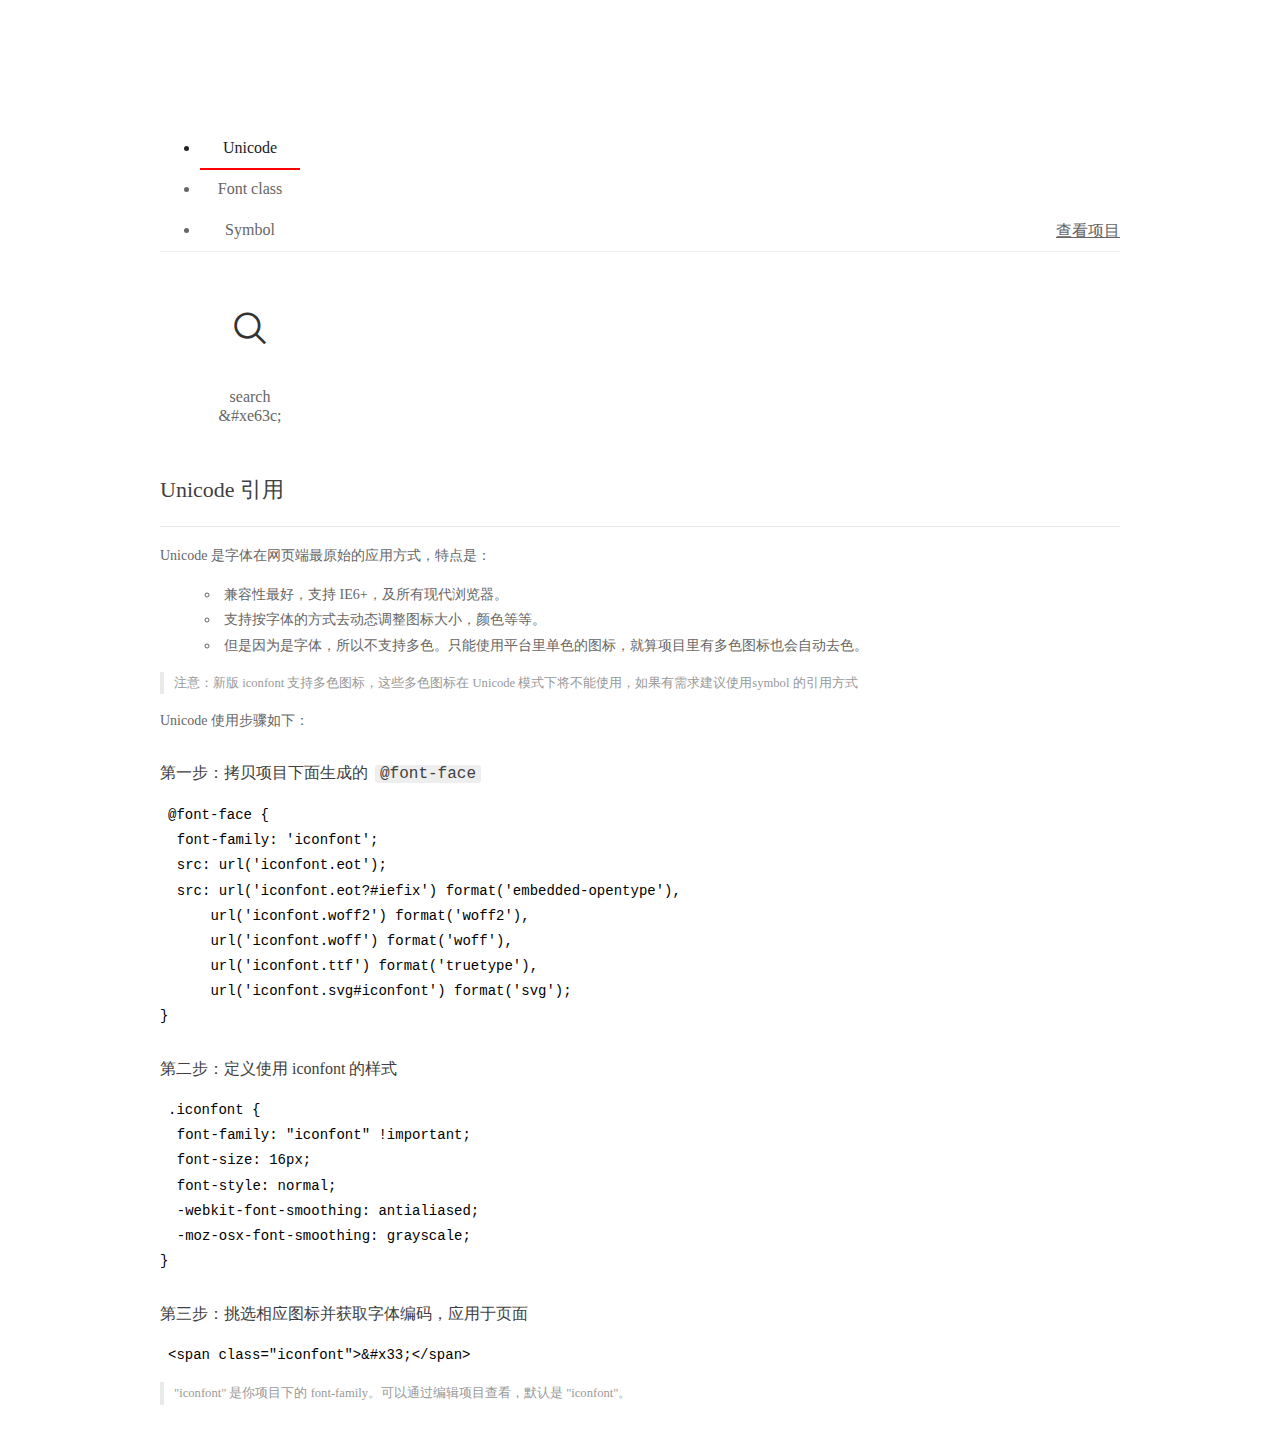
<file: 项目/3D案例/demo/天龙八部/iconfont/demo_index.html>
<!DOCTYPE html>
<html>
<head>
  <meta charset="utf-8"/>
  <title>IconFont Demo</title>
  <link rel="shortcut icon" href="https://gtms04.alicdn.com/tps/i4/TB1_oz6GVXXXXaFXpXXJDFnIXXX-64-64.ico" type="image/x-icon"/>
  <link rel="stylesheet" href="https://g.alicdn.com/thx/cube/1.3.2/cube.min.css">
  <link rel="stylesheet" href="demo.css">
  <link rel="stylesheet" href="iconfont.css">
  <script src="iconfont.js"></script>
  <!-- jQuery -->
  <script src="https://a1.alicdn.com/oss/uploads/2018/12/26/7bfddb60-08e8-11e9-9b04-53e73bb6408b.js"></script>
  <!-- 代码高亮 -->
  <script src="https://a1.alicdn.com/oss/uploads/2018/12/26/a3f714d0-08e6-11e9-8a15-ebf944d7534c.js"></script>
</head>
<body>
  <div class="main">
    <h1 class="logo"><a href="https://www.iconfont.cn/" title="iconfont 首页" target="_blank">&#xe86b;</a></h1>
    <div class="nav-tabs">
      <ul id="tabs" class="dib-box">
        <li class="dib active"><span>Unicode</span></li>
        <li class="dib"><span>Font class</span></li>
        <li class="dib"><span>Symbol</span></li>
      </ul>
      
      <a href="https://www.iconfont.cn/manage/index?manage_type=myprojects&projectId=1233738" target="_blank" class="nav-more">查看项目</a>
      
    </div>
    <div class="tab-container">
      <div class="content unicode" style="display: block;">
          <ul class="icon_lists dib-box">
          
            <li class="dib">
              <span class="icon iconfont">&#xe63c;</span>
                <div class="name">search</div>
                <div class="code-name">&amp;#xe63c;</div>
              </li>
          
          </ul>
          <div class="article markdown">
          <h2 id="unicode-">Unicode 引用</h2>
          <hr>

          <p>Unicode 是字体在网页端最原始的应用方式，特点是：</p>
          <ul>
            <li>兼容性最好，支持 IE6+，及所有现代浏览器。</li>
            <li>支持按字体的方式去动态调整图标大小，颜色等等。</li>
            <li>但是因为是字体，所以不支持多色。只能使用平台里单色的图标，就算项目里有多色图标也会自动去色。</li>
          </ul>
          <blockquote>
            <p>注意：新版 iconfont 支持多色图标，这些多色图标在 Unicode 模式下将不能使用，如果有需求建议使用symbol 的引用方式</p>
          </blockquote>
          <p>Unicode 使用步骤如下：</p>
          <h3 id="-font-face">第一步：拷贝项目下面生成的 <code>@font-face</code></h3>
<pre><code class="language-css"
>@font-face {
  font-family: 'iconfont';
  src: url('iconfont.eot');
  src: url('iconfont.eot?#iefix') format('embedded-opentype'),
      url('iconfont.woff2') format('woff2'),
      url('iconfont.woff') format('woff'),
      url('iconfont.ttf') format('truetype'),
      url('iconfont.svg#iconfont') format('svg');
}
</code></pre>
          <h3 id="-iconfont-">第二步：定义使用 iconfont 的样式</h3>
<pre><code class="language-css"
>.iconfont {
  font-family: "iconfont" !important;
  font-size: 16px;
  font-style: normal;
  -webkit-font-smoothing: antialiased;
  -moz-osx-font-smoothing: grayscale;
}
</code></pre>
          <h3 id="-">第三步：挑选相应图标并获取字体编码，应用于页面</h3>
<pre>
<code class="language-html"
>&lt;span class="iconfont"&gt;&amp;#x33;&lt;/span&gt;
</code></pre>
          <blockquote>
            <p>"iconfont" 是你项目下的 font-family。可以通过编辑项目查看，默认是 "iconfont"。</p>
          </blockquote>
          </div>
      </div>
      <div class="content font-class">
        <ul class="icon_lists dib-box">
          
          <li class="dib">
            <span class="icon iconfont icon-icon-test"></span>
            <div class="name">
              search
            </div>
            <div class="code-name">.icon-icon-test
            </div>
          </li>
          
        </ul>
        <div class="article markdown">
        <h2 id="font-class-">font-class 引用</h2>
        <hr>

        <p>font-class 是 Unicode 使用方式的一种变种，主要是解决 Unicode 书写不直观，语意不明确的问题。</p>
        <p>与 Unicode 使用方式相比，具有如下特点：</p>
        <ul>
          <li>兼容性良好，支持 IE8+，及所有现代浏览器。</li>
          <li>相比于 Unicode 语意明确，书写更直观。可以很容易分辨这个 icon 是什么。</li>
          <li>因为使用 class 来定义图标，所以当要替换图标时，只需要修改 class 里面的 Unicode 引用。</li>
          <li>不过因为本质上还是使用的字体，所以多色图标还是不支持的。</li>
        </ul>
        <p>使用步骤如下：</p>
        <h3 id="-fontclass-">第一步：引入项目下面生成的 fontclass 代码：</h3>
<pre><code class="language-html">&lt;link rel="stylesheet" href="./iconfont.css"&gt;
</code></pre>
        <h3 id="-">第二步：挑选相应图标并获取类名，应用于页面：</h3>
<pre><code class="language-html">&lt;span class="iconfont icon-xxx"&gt;&lt;/span&gt;
</code></pre>
        <blockquote>
          <p>"
            iconfont" 是你项目下的 font-family。可以通过编辑项目查看，默认是 "iconfont"。</p>
        </blockquote>
      </div>
      </div>
      <div class="content symbol">
          <ul class="icon_lists dib-box">
          
            <li class="dib">
                <svg class="icon svg-icon" aria-hidden="true">
                  <use xlink:href="#icon-icon-test"></use>
                </svg>
                <div class="name">search</div>
                <div class="code-name">#icon-icon-test</div>
            </li>
          
          </ul>
          <div class="article markdown">
          <h2 id="symbol-">Symbol 引用</h2>
          <hr>

          <p>这是一种全新的使用方式，应该说这才是未来的主流，也是平台目前推荐的用法。相关介绍可以参考这篇<a href="">文章</a>
            这种用法其实是做了一个 SVG 的集合，与另外两种相比具有如下特点：</p>
          <ul>
            <li>支持多色图标了，不再受单色限制。</li>
            <li>通过一些技巧，支持像字体那样，通过 <code>font-size</code>, <code>color</code> 来调整样式。</li>
            <li>兼容性较差，支持 IE9+，及现代浏览器。</li>
            <li>浏览器渲染 SVG 的性能一般，还不如 png。</li>
          </ul>
          <p>使用步骤如下：</p>
          <h3 id="-symbol-">第一步：引入项目下面生成的 symbol 代码：</h3>
<pre><code class="language-html">&lt;script src="./iconfont.js"&gt;&lt;/script&gt;
</code></pre>
          <h3 id="-css-">第二步：加入通用 CSS 代码（引入一次就行）：</h3>
<pre><code class="language-html">&lt;style&gt;
.icon {
  width: 1em;
  height: 1em;
  vertical-align: -0.15em;
  fill: currentColor;
  overflow: hidden;
}
&lt;/style&gt;
</code></pre>
          <h3 id="-">第三步：挑选相应图标并获取类名，应用于页面：</h3>
<pre><code class="language-html">&lt;svg class="icon" aria-hidden="true"&gt;
  &lt;use xlink:href="#icon-xxx"&gt;&lt;/use&gt;
&lt;/svg&gt;
</code></pre>
          </div>
      </div>

    </div>
  </div>
  <script>
  $(document).ready(function () {
      $('.tab-container .content:first').show()

      $('#tabs li').click(function (e) {
        var tabContent = $('.tab-container .content')
        var index = $(this).index()

        if ($(this).hasClass('active')) {
          return
        } else {
          $('#tabs li').removeClass('active')
          $(this).addClass('active')

          tabContent.hide().eq(index).fadeIn()
        }
      })
    })
  </script>
</body>
</html>
</file>
<file: 项目/3D案例/css/index.css>
@charset "utf-8";
body{
    user-select: none;
    overflow: hidden;
}
body,p,ul,li{
    margin: 0;
}
ul,li{
    padding: 0;
    list-style-type: none;
}
body,html{
    width: 100%;
    height: 100%;
}
/* all */
#all{
    position: relative;
    width: 200%;
    height: 100%;
    left: 0;
    top: 0;
    transition: left .6s;
}
#all.right{
    left: -100%;
}
/* main */
#main{
    position: absolute;
    width: 50%;
    height: 100%;
    left: 0;
    top: 0;
    background: #023b3b url("../img/bg.png") no-repeat center center;
    perspective: 800px;
}
#main ul.list{
    position: absolute;
    top: 0;
    left: 0;
    bottom: 0;
    right: 0;
    margin: auto;
    width: 120px;
    height: 160px;
    /* border: 1px solid #f00; */
    transform: translateZ(-2600px) rotateX(0deg ) rotateY(0deg);
    transform-style: preserve-3d;
}
#main ul.list li{
    position: absolute;
    top: 0;
    left: 0;
    width: 100%;
    height: 100%;
    background: rgba(0,127,127,0.5);
    border: 1px solid rgba(127,255,255,0.25);
    box-shadow: 0 0 12px rgba(0,255,255,0.5);
    text-align: center;
    color: #fff;
    cursor: default;
    /* transform-style: preserve-3d; */
    transition: transform 2s cubic-bezier(1,.06,0,.93);
}

#main ul.list li p.title{
    font-size: 50px;
    color: rgba(255,255,255,0.7);
    margin-top: 10px;
    font-weight: bold;
    text-shadow: 0 0 20px rgba(0,255,255,0.5);
}
#main ul.list li p.teacher{
    margin-top: 10px;
    font-weight: bold;
    color: rgba(127,255,255,0.75);
    font-size: 14px;
    text-shadow: 0 0 5px rgba(0,255,255,0.5);
}
#main ul.list li p.time {
    margin-top: 10px;
    font-weight: bold;
    color: rgba(127,255,255,0.75);
    font-size: 14px;
    text-shadow: 0 0 5px rgba(0,255,255,0.5);
}
/* btn */
#btn {
    position: absolute;
    z-index: 1;
    left: 20px;
    bottom: 20px;
    width: 300px;
    height: 32px;
}
#btn ul li {
    float: left;
    margin: 0 5px;
    height: 30px;
    line-height: 30px;
    border: 1px solid rgba(127,255,255,1);
    color: rgba(127,255,255,1);
    padding: 0 10px;
    font-size: 12px;
    font-weight: bold;
    border-radius: 3px;
    cursor: pointer;
}
#btn ul li:hover {
    background: rgba(0,127,127,0.8);
}
/* alert */
#alert{
    position: absolute;
    z-index: 2;
    top: 10%;
    left: 10%;
    width: 80%;
    height: 80%;
    background: rgba(0,127,127,0.5);
    border: 1px solid rgba(127,255,255,0.25);
    box-shadow: 0 0 12px rgba(0,255,255,0.5);
    border-radius: 3px;
    transform: scale(0); 
    opacity: 0; 
    transform-style: preserve-3d;
}
#alert .title {
    position: absolute;
    top: 15%;
    left: 25%;
    width: 50%;
    height: 10%;
}
#alert .title span {
    position: absolute;
    top: 50%;
    width: 100%;
    color: #fff;
    font-weight: bold;
    font-size: 18px;
    text-align: center;
     transform: translateY(-50%);
}
#alert .img {
    overflow: hidden;
    position: absolute;
    top: 35%;
    left: 5%;
    width: 45%;
    height: 50%;
}
#alert .img img {
    width: 100%;
}
#alert .teacher {
    position: absolute;
    top: 35%;
    right: 5%;
    width: 35%;
    height: 5%;
}
#alert .teacher span {
    position: absolute;
    top: 50%;
    width: 100%;
    color: #fff;
    font-weight: bold;
    font-size: 14px;
    text-align: center;
    transform: translateY(-50%);
}
#alert .info {
    position: absolute;
    top: 45%;
    right: 5%;
    width: 35%;
    height: 40%;
}
#alert .info span {
    position: absolute;
    top: 5%;
    padding: 15px;
    color: #fff;
    font-weight: bold;
    font-size: 14px;
}
#alert .title, #alert .img, #alert .teacher, #alert .info {
    border: 1px solid rgba(127, 255, 255, 0.25);
    box-shadow: 0 0 12px rgba(0, 255, 255, 0.5);
    background: rgba(0, 0, 0, .5);
    border-radius: 3px;
}

/*iframe*/
#iframe{
    position: absolute;
    width: 50%;
    height: 100%;
    right: 0;
    top: 0;
}
#iframe iframe{
    width: 100%;
    height: 100%;
}
#back {
    position: absolute;
    left: 40px;
    bottom: 20px;
    z-index: 1;
    height: 30px;
    line-height: 30px;
    border: 1px solid rgba(127,255,255,1);
    color: rgba(127,255,255,1);
    padding: 0 10px;
    font-size: 12px;
    font-weight: bold;
    border-radius: 3px;
    cursor: pointer;
}
#back:hover {
    background: rgba(0,127,127,0.8);
}
</file>
<file: 项目/3D案例/demo/小米商城/css/header.css>
.fl {
  float: left;
}
.fr {
  float: right;
}
.clearfix::after {
  content: ".";
  display: block;
  height: 0;
  font-size: 0;
  overflow: hidden;
  clear: both;
}
.center-p {
  position: absolute;
  left: 0;
  right: 0;
  margin: auto;
}
.ellipsis {
  white-space: nowrap;
  overflow: hidden;
  text-overflow: ellipsis;
}
#site-topbar {
  width: 100%;
  height: 40px;
  background-color: #333;
}
#site-topbar .header {
  margin: 0 auto;
  width: 1226px;
  height: 100%;
}
#site-topbar .header .nav-left {
  float: left;
  width: 780px;
  height: 100%;
}
#site-topbar .header .nav-left li {
  float: left;
  height: 100%;
  font-size: 12px;
  color: #b0b0b0;
}
#site-topbar .header .nav-left li a {
  display: inline-block;
  padding: 12px 0;
}
#site-topbar .header .nav-left li span {
  margin: 0 6px;
  color: #424242;
}
#site-topbar .header .nav-left .download {
  position: relative;
}
#site-topbar .header .nav-left .download .qr-code {
  display: none;
  position: absolute;
  left: -45px;
  top: 40px;
  z-index: 8;
  box-sizing: border-box;
  padding: 20px 20px 15px;
  width: 128px;
  height: 154px;
  background: #fff url("../images/download.png") no-repeat 20px 20px;
  background-size: 88px 88px;
  box-shadow: 0 2px 10px rgba(0, 0, 0, 0.15);
}
#site-topbar .header .nav-left .download .qr-code a {
  padding-top: 100px;
  color: #333;
  font-size: 14px;
}
#site-topbar .header .nav-left .download .qr-code::before {
  content: "";
  position: absolute;
  left: 0;
  right: 0;
  margin: auto;
  top: -10px;
  width: 0;
  border-style: solid;
  border-width: 10px;
  border-color: transparent transparent #fff;
  border-top: none;
}
#site-topbar .header .nav-left .download:hover .qr-code {
  display: block;
}
#site-topbar .header .nav-left li:hover {
  color: #fff;
}
#site-topbar .header .nav-right {
  float: left;
  width: 780px;
  height: 100%;
  float: right;
  width: 276px;
}
#site-topbar .header .nav-right li {
  float: left;
  height: 100%;
  font-size: 12px;
  color: #b0b0b0;
}
#site-topbar .header .nav-right li a {
  display: inline-block;
  padding: 12px 0;
}
#site-topbar .header .nav-right li span {
  margin: 0 6px;
  color: #424242;
}
#site-topbar .header .nav-right .download {
  position: relative;
}
#site-topbar .header .nav-right .download .qr-code {
  display: none;
  position: absolute;
  left: -45px;
  top: 40px;
  z-index: 8;
  box-sizing: border-box;
  padding: 20px 20px 15px;
  width: 128px;
  height: 154px;
  background: #fff url("../images/download.png") no-repeat 20px 20px;
  background-size: 88px 88px;
  box-shadow: 0 2px 10px rgba(0, 0, 0, 0.15);
}
#site-topbar .header .nav-right .download .qr-code a {
  padding-top: 100px;
  color: #333;
  font-size: 14px;
}
#site-topbar .header .nav-right .download .qr-code::before {
  content: "";
  position: absolute;
  left: 0;
  right: 0;
  margin: auto;
  top: -10px;
  width: 0;
  border-style: solid;
  border-width: 10px;
  border-color: transparent transparent #fff;
  border-top: none;
}
#site-topbar .header .nav-right .download:hover .qr-code {
  display: block;
}
#site-topbar .header .nav-right li:hover {
  color: #fff;
}
#site-topbar .header .nav-right .shopping-cart {
  position: relative;
  float: right;
  width: 122px;
  height: 100%;
  background-color: #424242;
  font-size: 12px;
  color: #b0b0b0;
  line-height: 40px;
  text-align: center;
}
#site-topbar .header .nav-right .shopping-cart a {
  display: block;
}
#site-topbar .header .nav-right .shopping-cart a i {
  margin-right: 3px;
}
#site-topbar .header .nav-right .shopping-cart .cart-menu {
  overflow: hidden;
  position: absolute;
  right: 0;
  top: 40px;
  width: 318px;
  height: 0px;
  background-color: #fff;
  text-align: center;
  line-height: 100px;
  z-index: 666;
  box-shadow: 0 2px 10px rgba(0, 0, 0, 0.15);
  transition: 0.2s linear;
}
#site-topbar .header .nav-right .shopping-cart .cart-menu p {
  color: #424242;
}
#site-topbar .header .nav-right .shopping-cart:hover {
  background-color: #fff;
  color: #ff6700;
}
#site-topbar .header .nav-right .shopping-cart:hover .cart-menu {
  height: 100px;
}
</file>
<file: 项目/3D案例/demo/小米商城/css/footer.css>
.fl {
  float: left;
}
.fr {
  float: right;
}
.clearfix::after {
  content: ".";
  display: block;
  height: 0;
  font-size: 0;
  overflow: hidden;
  clear: both;
}
.center-p {
  position: absolute;
  left: 0;
  right: 0;
  margin: auto;
}
.ellipsis {
  white-space: nowrap;
  overflow: hidden;
  text-overflow: ellipsis;
}
#footer {
  margin: -20px auto;
  width: 1226px;
  height: 504px;
}
#footer .service {
  height: 80px;
  border-bottom: 1px solid #e0e0e0;
}
#footer .service ul > li {
  float: left;
  margin-top: 27px;
  width: 245px;
  height: 25px;
  border-right: 1px solid #e0e0e0;
  text-align: center;
  font-size: 16px;
  line-height: 25px;
  color: #616161;
}
#footer .service ul > li:nth-child(5) {
  border-right: none;
}
#footer .service ul > li a .ver {
  vertical-align: middle;
}
#footer .service ul > li a i {
  margin-right: 6px;
  font-size: 26px;
}
#footer .service ul > li:hover {
  color: #ff6700;
}
#footer .nav-footer {
  padding: 40px 0;
  height: 192px;
  background-color: #fff;
}
#footer .nav-footer dl {
  float: left;
  width: 160px;
  height: 112px;
}
#footer .nav-footer dl dt {
  margin: -1px 0 26px;
  font-size: 14px;
  color: #424242;
}
#footer .nav-footer dl dd {
  margin-top: 10px;
  font-size: 12px;
  color: #757575;
}
#footer .nav-footer dl dd a:hover {
  color: #ff6700;
}
#footer .nav-footer .right-part {
  float: left;
  width: 252px;
  height: 112px;
  text-align: center;
  border-left: 1px solid #e0e0e0;
}
#footer .nav-footer .right-part .phone {
  margin: 0 0 5px;
  font-size: 22px;
  line-height: 1;
  color: #ff6700;
}
#footer .nav-footer .right-part .intro {
  margin: 0 0 16px;
  font-size: 12px;
  color: #616161;
}
#footer .nav-footer .right-part a {
  display: inline-block;
  width: 118px;
  height: 28px;
  border: 1px solid #ff6700;
  background: #fff;
  color: #ff6700;
  font-size: 12px;
  line-height: 28px;
}
#footer .nav-footer .right-part a i {
  margin-right: 5px;
  font-size: 14px;
}
#footer .nav-footer .right-part a:hover {
  background-color: #ff6700;
  color: #fff;
}
#footer .bottom {
  padding: 30px 0;
  width: 1226px;
  height: 232px;
  background-color: #fafafa;
}
#footer .bottom .logo {
  float: left;
  margin-right: 10px;
  width: 57px;
  height: 57px;
  background: #ff6700 url("../images/mi-logo.png") no-repeat center;
}
#footer .bottom .links {
  float: left;
  width: 1159px;
  height: 19px;
  color: #757575;
  line-height: 18px;
  font-size: 12px;
}
#footer .bottom .links span {
  color: #b0b0b0;
}
#footer .bottom .links a:hover {
  color: #ff6700;
}
#footer .bottom .record {
  float: left;
  width: 1159px;
  height: 72px;
  font-size: 12px;
  color: #b0b0b0;
  line-height: 18px;
}
#footer .bottom .record a:hover {
  color: #ff6700;
}
#footer .bottom .info-links {
  float: left;
  margin: 4px 0 15px 0;
  padding-left: 67px;
  width: 100%;
  height: 28px;
}
#footer .bottom .info-links img {
  width: 85px;
  height: 28px;
}
#footer .bottom .slogan {
  float: left;
  margin: 30px 479px 0;
  width: 267px;
  height: 19px;
  background-image: url("../images/bottom/slogan2016.png");
}
</file>
<file: 项目/3D案例/demo/小米商城/css/sidebar.css>
.fl {
  float: left;
}
.fr {
  float: right;
}
.clearfix::after {
  content: ".";
  display: block;
  height: 0;
  font-size: 0;
  overflow: hidden;
  clear: both;
}
.center-p {
  position: absolute;
  left: 0;
  right: 0;
  margin: auto;
}
.ellipsis {
  white-space: nowrap;
  overflow: hidden;
  text-overflow: ellipsis;
}
@media screen {
  #sidebar > .sidebar-big,
  #sidebar > .sidebar-small {
    position: fixed;
  }
}
@media screen and (min-width: 0) {
  #sidebar > .sidebar-small {
    left: 50%;
    bottom: 100px;
    margin-left: 613px;
  }
}
@media screen and (min-width: 1458px) {
  #sidebar > .sidebar-big {
    right: 0;
    left: auto;
    bottom: 60px;
  }
  #sidebar > .sidebar-small {
    display: none;
  }
}
.qr-code {
  display: none;
  position: absolute;
  top: 0;
  left: -140px;
  box-sizing: border-box;
  padding: 20px 15px 10px;
  width: 130px;
  height: 190px;
  background-color: #fff;
}
.qr-code img {
  margin-bottom: 10px;
  width: 100px;
  height: 100px;
}
.qr-code:after {
  content: "";
  position: absolute;
  right: -10px;
  top: 12px;
  width: 0;
  height: 0;
  border-style: solid;
  border-width: 8px 10px;
  border-color: transparent transparent transparent #fff;
  border-right: none;
}
#sidebar .sidebar-big {
  width: 82px;
  height: 450px;
}
#sidebar .sidebar-big li {
  width: 82px;
  height: 90px;
  background-color: #fff;
  font-size: 14px;
  color: #757575;
  text-align: center;
  cursor: pointer;
}
#sidebar .sidebar-big li i {
  display: inline-block;
  margin: 20px 0 10px 0;
  font-size: 28px;
}
#sidebar .sidebar-big li .qr-code {
  display: none;
  position: absolute;
  top: 0;
  left: -140px;
  box-sizing: border-box;
  padding: 20px 15px 10px;
  width: 130px;
  height: 190px;
  background-color: #fff;
}
#sidebar .sidebar-big li .qr-code img {
  margin-bottom: 10px;
  width: 100px;
  height: 100px;
}
#sidebar .sidebar-big li .qr-code:after {
  content: "";
  position: absolute;
  right: -10px;
  top: 12px;
  width: 0;
  height: 0;
  border-style: solid;
  border-width: 8px 10px;
  border-color: transparent transparent transparent #fff;
  border-right: none;
}
#sidebar .sidebar-big li:hover {
  color: #ff6700;
}
#sidebar .sidebar-big li:nth-child(1):hover > .qr-code {
  display: block;
}
#sidebar .sidebar-small {
  width: 25px;
  height: 200px;
}
#sidebar .sidebar-small li {
  position: relative;
  width: 25px;
  height: 40px;
  background-color: #fff;
  font-size: 14px;
  color: #757575;
  text-align: center;
  line-height: 40px;
  cursor: pointer;
}
#sidebar .sidebar-small li i {
  font-size: 20px;
}
#sidebar .sidebar-small li .text {
  display: none;
  position: absolute;
  top: 3px;
  left: -74px;
  width: 64px;
  height: 30px;
  background-color: #fff;
  line-height: 30px;
}
#sidebar .sidebar-small li .text:after {
  content: "";
  position: absolute;
  right: -10px;
  top: 7px;
  width: 0;
  height: 0;
  border-style: solid;
  border-width: 8px 10px;
  border-color: transparent transparent transparent #fff;
  border-right: none;
}
#sidebar .sidebar-small li .qr-code {
  display: none;
  position: absolute;
  top: 0;
  left: -140px;
  box-sizing: border-box;
  padding: 20px 15px 10px;
  width: 130px;
  height: 190px;
  background-color: #fff;
  line-height: normal;
}
#sidebar .sidebar-small li .qr-code img {
  margin-bottom: 10px;
  width: 100px;
  height: 100px;
}
#sidebar .sidebar-small li .qr-code:after {
  content: "";
  position: absolute;
  right: -10px;
  top: 12px;
  width: 0;
  height: 0;
  border-style: solid;
  border-width: 8px 10px;
  border-color: transparent transparent transparent #fff;
  border-right: none;
}
#sidebar .sidebar-small li:hover > a {
  color: #ff6700;
}
#sidebar .sidebar-small li:hover > div {
  display: block;
}
</file>
<file: 项目/起飞页/css/public.css>
@charset 'UTF-8';

body,
h1,
h2,
h3,
h4,
h5,
h6,
p,
dd {
    margin: 0;
}

ul,
ol,
dl {
    list-style-type: none;
    margin         : 0;
    padding        : 0;
}

img {
    border        : none;
    vertical-align: middle;
}

a {
    text-decoration: none;
    outline        : none;
    color          : inherit;
    cursor         : pointer;
}

em {
    font-style: normal;
}

input,
button {
    border : none;
    outline: none;
}

body {
    font: 12px/1.5 'Arial', '微软雅黑', sans-serif;
    /*sans-serif 是手机默认字体*/
}

.iconfont {
    color: inherit;
}


/********** float *************/

.fl-l {
    float: left;
}

.fl-r {
    float: right;
}

.clearfix:after {
    content: '';
    display: block;
    clear  : both;
}

.Middle {
    text-align: center;
}


/*********** position ***************/

.pos-r {
    position: relative;
}

.pos-a {
    position: absolute;
}

.pos-f {
    position: fixed;
}
</file>
<file: 项目/起飞页/iconfont/iconfont.css>
@font-face {font-family: "iconfont";
  src: url('iconfont.eot?t=1563100064943'); /* IE9 */
  src: url('iconfont.eot?t=1563100064943#iefix') format('embedded-opentype'), /* IE6-IE8 */
  url('[data-uri]') format('woff2'),
  url('iconfont.woff?t=1563100064943') format('woff'),
  url('iconfont.ttf?t=1563100064943') format('truetype'), /* chrome, firefox, opera, Safari, Android, iOS 4.2+ */
  url('iconfont.svg?t=1563100064943#iconfont') format('svg'); /* iOS 4.1- */
}

.iconfont {
  font-family: "iconfont" !important;
  font-size: 16px;
  font-style: normal;
  -webkit-font-smoothing: antialiased;
  -moz-osx-font-smoothing: grayscale;
}

.icon-zuoyoujiantou-copy:before {
  content: "\e63f";
}

.icon-gouwuchekong:before {
  content: "\e601";
}

.icon-caidan:before {
  content: "\e603";
}

.icon-wode-copy-copy:before {
  content: "\e602";
}

.icon-sousuo:before {
  content: "\e68f";
}

.icon-pagination-last:before {
  content: "\e600";
}
</file>
<file: 项目/起飞页/css/header.css>
@charset "utf-8";

/* 顶部导航栏区域 */
#container{
    width: 100%;
}
#header .nav {
    height: 70px;
    background-color: #333;
}

#header .main-nav {
    max-width: 1250px;
    height: 100%;
    margin: auto;
    color: #fff;
    line-height: 70px;
}

#logo {
    width: 115px;
    top: 0;
    left: 40px;
}

#logo a{
    display: block;
}

#header .subnav {
    margin-left: 195px;
}

.subnav>ul>li {
    width: 90px;
    font-size: 16px;
    text-align: center;
}

.subnav>ul>li.min-triangle:after {
    position: absolute;
    top: 33px;
    right: 5px;
    width: 5px;
    height: 5px;
    content: "";
    border-left: 1px solid #fff;
    border-bottom: 1px solid #fff;
    transform: rotate(-45deg);
}

.subnav .hidden {
    z-index: 1;
    display: none;
    overflow: hidden;
    width: 110px;
    height: 70px;
    margin-top: -5px;
    margin-left: 25px;
    background-color: #333;
    box-shadow: 0 0 3px #222;
}

.subnav .hidden li {
    height: 50%;
    padding-left: 15px;
    line-height: 35px;
    font-size: 14px;
    text-align: left;
}

.subnav>ul>li:hover .hidden {
    display: block;
}

#header .search-register {
    height: 100%;
    top: 0;
    right: 40px;
}

.search-register i {
    padding: 0 10px;
    font-size: 20px;
}

#header .menu {
    display: none;
    top: 0px;
    left: 0px;
    width: 60px;
    height: 100%;
}

.menu .menu-key i {
    color: #fff;
    font-size: 24px;
}

.menu .menu-key {
    display: table-cell;
    width: 60px;
    height: 70px;
    vertical-align: middle;
    text-align: center;
}


/* 中部banner区域 */

#header .banner {
    height: 850px;
    color: #c3c3c3;
    background-color: rgba(0, 0, 0, .2);
}

#header .banner:after {
    position: absolute;
    bottom: 115px;
    left: 50%;
    width: 16px;
    height: 16px;
    margin-left: -8px;
    content: "";
    border-left: 5px solid #eee;
    border-bottom: 5px solid #eee;
    border-radius: 3px;
    cursor: pointer;
    transform: rotate(-45deg);
}

.banner video {
    display: block;
    z-index: -1;
    width: 100%;
    height: 850px;
    object-fit: cover;
}

.banner img {
    display: none;
    z-index: -1;
    width: 100%;
    height: 460px;
    object-fit: cover;
}

.banner .intro {
    width: 390px;
    height: 390px;
    margin-left: auto;
    margin-right: 8.5%;
    padding-top: 165px;
    text-align: center;
}

.banner .intro h2 {
    font-weight: normal;
    line-height: 54px;
    font-size: 40px;
}

.banner .intro p {
    /* margin-top: 60px; */
    margin: 60px 0 45px 0;
    line-height: 35px;
    letter-spacing: 3px;
    font-weight: 200;
    font-size: 20px;
}

.banner .intro a {
    display: inline-block;
    padding: 15px 55px;
    /* margin-top: 45px; */
    border: 1px solid #fff;
    font-size: 22px;
    letter-spacing: 6px;
    color: #fff;
}

.banner .intro a:hover {
    background-color: #fff;
    color: #c3c3c3;
}

.banner .banner-hide {
    display: none;
    width: 290px;
    height: 380px;
    margin: auto;
    padding-top: 25px;
    text-align: center;
    letter-spacing: 3px;
}

.banner .banner-hide h2 {
    font-weight: 500;
    line-height: 70px;
    font-size: 42px;
    color: #fff;
}

.banner .banner-hide p {
    font-weight: 200;
    font-size: 20px;
    line-height: 60px;
    letter-spacing: 1px;
    color: #eee;
}

.banner .banner-hide a {
    display: inline-block;
    padding: 18px 35px;
    margin-top: 40px;
    margin-left: -515px;
    background-color: #3685be;
    border-radius: 5px;
    font-weight: 300;
    font-size: 22px;
    letter-spacing: 6px;
    color: #eee;
}

.banner .banner-hide a:hover {
    background-color: #00648f;
}
</file>
<file: 项目/起飞页/css/left-menu.css>
@charset "utf-8";
#left-menu{
    overflow: auto;
    width: 260px;
    top: 0;
    left: -260px;
    /* background-image: linear-gradient(90deg,#fff 0px,#fff 256px,transparent 256px,transparent 272px); */
    background-color: white;
    font-size: 14px;
    color: #333;
    user-select: none;
    transition: left .5s;
}
#left-menu.show{
    left: 0px;
}
#left-menu .login-register{
    height: 40px;
    border-bottom: 1px solid #eee;
}
#left-menu .login-register li{
    box-sizing: border-box;
    width: 50%;
    line-height: 40px;
    text-align: center;
}
#left-menu .login-register li:first-child{
    border-right: 1px solid #eee;
}
#left-menu .customer-service{
    display: table-cell;
    height: 60px;
    width: 260px;
    border-bottom: 1px solid #eee;
    vertical-align: middle;
    text-align: center;
    cursor: pointer;
}
.customer-service p{
    display: inline-block;
    width: 155px;
    height: 40px;
    line-height: 40px;
    background-color: #555;
    text-align: center;
    color: #fff;
    font-size: 12px;
    border-radius: 5px;
}
.menu-detail>p{
    /* width: 260px; */
    height: 35px;
    border-bottom: 1px solid #eee;
    border-collapse:collapse;
    line-height: 35px;
}
.menu-detail>p:hover{
    background-color: #eee;
}
.menu-detail a{
    display: inline-block;
    width: 86%;
    text-indent: 20px;
}
.menu-detail span{
    display: inline-block;
    width: 13%;
    font-weight: 800;
    cursor: pointer;
}
.menu-detail .hidden{
    display: none;
    border-bottom: 1px solid #eee;
}
.menu-detail .hidden li{
    height: 35px;
    line-height: 35px;
}
.menu-detail .hidden li:hover{
    background-color: #eee;
}
.menu-detail .hidden li>a{
    text-indent: 40px;
}
.menu-detail .hidden.show{
    display: block;
}
</file>
<file: 项目/起飞页/css/header-media.css>
@charset "utf-8";
@media screen and (max-width:992px){
    #header #logo{
        left: 0;
        right: 0;
        margin: auto;
    }
    #header .subnav{
        display: none;
    }
    .search-register i{
        padding: 0 5px;
    }
    #header .menu{
        display: block;
    }
    #header .banner{
        height: 460px;
    }
    #header .banner:after{
        display: none;
    }
    .banner video{
        display: none;
    }
    .banner img{
        display: inline-block;
    }
    .banner .intro{
        display: none;
    }
    .banner .banner-hide{
        display: block;
    }
}
@media screen and (max-width:770px){
    .banner .banner-hide{
        padding-top: 80px;
    }
    .banner .banner-hide p{
        line-height: 50px;
        font-size: 16px;
    }
    .banner .banner-hide a{
        margin-left: 0px;
    }
}
</file>
<file: 项目/起飞页/css/main.css>
@charset "utf-8";

/* 更快区域 */

#main .faster .faster-content {
    width: 400px;
    height: 350px;
    margin: auto;
    text-align: center;
}

.faster .faster-content h3 {
    padding-top: 100px;
    font-size: 54px;
    line-height: 80px;
    font-weight: 100;
    color: #333;
}

.faster .faster-content p {
    line-height: 55px;
    font-weight: 320;
    font-size: 22px;
    color: #666;
}

.faster .video-container {
    max-width: 990px;
    height: 690px;
    margin: auto;
    background: url('../images/45.png') no-repeat 0/cover;
    text-align: center;
}

.faster .video-container video {
    width: 748px;
    height: 404px;
    margin-left: 4px;
    margin-top: 38px;
    object-fit: cover;
}

.faster .video-container img {
    display: none;
    width: 82%;
    margin-bottom: 50px;
}


/* 快速搭建一个响应式网站 */

#main [class ^='section'] {
    overflow: hidden;
    height: 520px;
    padding: 0 70px 0 45px;
    background-color: #f9f9f9;
    line-height: 520px;
    font-size: 0;
    color: rgb(105, 105, 105);
}

#main [class ^='section'] div.image {
    display: inline-block;
    width: 54%;
    transform: translateX(-400px);
    transition: transform 1s;
    /* background-color: blue; */
}

#main [class ^='section'] img {
    width: 95%;
}

#main [class ^='section'] .description {
    display: inline-block;
    width: 46%;
    /* height: 280px; */
    /* background-color: pink; */
    vertical-align: middle;
}

#main [class ^='section'] .description h3 {
    line-height: 58px;
    font-weight: 100;
    font-size: 40px;
    vertical-align: left;
}

#main [class ^='section'] .description p {
    padding-top: 22px;
    line-height: 2em;
    font-size: 15px;
}


/* 自助建站特有样式 */

#main .section-two {
    padding: 0 40px 0 70px;
    background-color: #fff;
}

#main .section-two div.image {
    width: 50%;
    padding-left: 4%;
    text-align: left;
    transform: translateX(400px);
}

#main .section-two img {
    width: 100%;
}

#main .section-two .description {
    width: 44%;
    padding-left: 2%;
}

#main .section-two .description h3 {
    color: #3ea3ff;
}


/* 服务器部分特有样式 */

#main .section-three div.image {
    padding-right: 2.5%;
}

#main .section-three .description {
    width: 41.5%;
}

#main .section-three .description p {
    margin-top: 20px;
    font-size: 15px;
    color: rgb(128, 128, 128);
}


/* 搜索引擎部分特有样式 */

#main .section-four {
    padding: 0 40px 0 70px;
    background-color: #fff;
}

#main .section-four div.image {
    width: 50%;
    padding-left: 5%;
    text-align: left;
    transform: translateX(400px);
}

#main .section-four img {
    width: 100%;
}

#main .section-four .description {
    width: 45%;
}

#main .section-four .description h3 {
    color: #3ea3ff;
}

#main .section-four .description p {
    color: rgb(128, 128, 128);
}

.section-four .description p a {
    display: none;
    left: 0px;
    bottom: -40px;
    color: #3ea3ff;
}


/* 云服务器优势部分样式 */

#main .cloud-advantage {
    height: 670px;
    padding-top: 150px;
    background-color: #f7f7f7;
}

.cloud-advantage .cloud-advantage-container {
    width: 910px;
    height: 495px;
    margin: auto;
    /* background-color: pink; */
    text-align: center;
}

.cloud-advantage-container h3 {
    line-height: 48px;
    font-size: 40px;
    font-weight: 100;
    color: #333;
}

.cloud-advantage-container p {
    padding-top: 10px;
    line-height: 80px;
    font-size: 16px;
    color: #333;
}

.cloud-advantage-container ul {
    display: flex;
    height: 355px;
    flex-wrap: wrap;
    justify-content: space-between;
    align-content: space-between;
}

.cloud-advantage-container li {
    display: flex;
    width: 32%;
    height: 170px;
    flex-wrap: wrap;
    justify-content: center;
    align-content: center;
    border: 1px solid #ccc;
}

.cloud-advantage-container li i {
    width: 82px;
    height: 70px;
}

.cloud-advantage-container li:first-child i {
    background-image: url('../images/hj.png');
}

.cloud-advantage-container li:nth-child(2) i {
    background-image: url('../images/hc.png');
}

.cloud-advantage-container li:nth-child(3) i {
    background-image: url('../images/ys.png');
}

.cloud-advantage-container li:nth-child(4) i {
    background-image: url('../images/hb.png');
}

.cloud-advantage-container li:nth-child(5) i {
    background-image: url('../images/yjx.png');
}

.cloud-advantage-container li:nth-child(6) i {
    background-image: url('../images/picys.png');
}

.cloud-advantage-container li span {
    width: 100%;
    margin-top: 18px;
    font-size: 15px;
    font-weight: 700;
    color: rgb(73, 73, 73);
}

.cloud-advantage-container li:hover {
    background-color: #fff;
    border-color: #60b0fe;
}

.cloud-advantage-container li:first-child:hover i {
    background-image: url('../images/hj1.png');
}

.cloud-advantage-container li:nth-child(2):hover i {
    background-image: url('../images/hc1.png');
}

.cloud-advantage-container li:nth-child(3):hover i {
    background-image: url('../images/ys1.png');
}

.cloud-advantage-container li:nth-child(4):hover i {
    background-image: url('../images/hb1.png');
}

.cloud-advantage-container li:nth-child(5):hover i {
    background-image: url('../images/yjx1.png');
}

.cloud-advantage-container li:nth-child(6):hover i {
    background-image: url('../images/picys1.png');
}

/* 免费模板板块 */
#main .free-template{
    width: 100%;
    /* height: 472px; */
    /* background-color: blue; */
    text-align: center;
}
.free-template h3{
    padding-top: 163px;
    font-weight: normal;
    font-size: 40px;
    color: #333;
}
.free-template p{
    margin-top: 25px;
    font-size: 18px;
    color: #a9a9a9;
    line-height: 45px;
}
.free-template .display{
    overflow: hidden;
    width: 98%;
    margin: auto;
    /* background-color: pink; */
}
.free-template .display ul{
    width: 175%;
    transition: 1s;
}
.free-template .display ul li{
    width: 12%;
    margin: 0px 1.143%;
}
.free-template .display ul li img{
    width: 100%;
}
.btn div{
    width: 26px;
    height: 26px;
    top: 50%;
    margin-top: -13px;
    line-height: 26px;
    font-size: 26px;
    color: #777;
    cursor: pointer;
}
.btn .left-btn{
    left: -7px;
}
.btn .right-btn{
    right: -7px;
}
.btn div:hover{
    color: #333;
}

/* 建站服务板块 */
#main .station-building{
    /* height: 1280px; */
    background-color: #f9f9f9;
    text-align: center;
}
.station-building h3{
    padding-top: 210px;
    font-weight: normal;
    font-size: 36px;
    color: #393939;
}
.station-building p{
    margin: 32px 0 70px 0;
    font-size: 15px;
    color: rgb(128, 128, 128);
}
.station-building .display{
    width: 93%;
    margin: auto;
    /* background: pink; */
    /* height: auto; */
}
.station-building .display ul{
    width: 100%;
}
.display ul li{
    width: 33.3%;
}
.display ul li img{
    width: 100%;
}
.station-building .btn{
    /* width: auto; */
    display: inline-block;
    margin: 50px 0 105px;
    padding: 8px 0 6px 50px;
    background-color: rgb(97, 176, 255);
    font-size: 16px;
    color: #fff;
    border-radius: 17px;
}
.station-building .btn span{
    padding: 0 30px 0 20px;
    font-weight: 700;
}

/* 提供的不仅仅是工具模块 */
#main .provide{
    /* height: 960px; */
    background-image: url('../images/31.jpg');
    background-size: cover;
    text-align: center;
    color: #fff;
}
.provide h3{
    width: 396px;
    padding-top: 125px;
    margin: auto;
    font-weight: normal;
    font-size: 36px;
}
.provide h3:after{
    position: absolute;
    content: "";
    width: 65px;
    height: 2px;
    left: 50%;
    bottom: -10px;
    margin-left: -32.5px;
    background: #fff;
}
.provide p{
    width: 936px;
    margin: 45px auto 30px;
    font-size: 15px;
    line-height: 1.8;
}
.provide .image{
    width: 934px;
    margin: auto;
    padding-bottom: 120px;
}
.provide .image img{
    width: 100%;
}
</file>
<file: 项目/起飞页/css/main-media.css>
@charset "utf-8";
@media screen and (max-width:992px) {
    /* 更快区域 */
    #main .faster .faster-content {
        height: 230px;
    }
    .faster .faster-content h3 {
        padding-top: 25px;
    }
    .faster .video-container {
        height: auto;
        background-image: none;
    }
    .faster .video-container video {
        display: none;
    }
    .faster .video-container img {
        display: inline-block;
    }
    /* 快速搭建一个响应式网站 */
    #main [class ^='section'] {
        height: auto;
        padding: 0;
    }
    #main [class ^='section'] div.image {
        display: block;
        width: 768px;
        margin: auto;
        padding: 80px 0;
        line-height: 0;
    }
    #main [class ^='section'] div img {
        width: 100%;
        text-align: center;
    }
    #main [class ^='section'] .description {
        display: block;
        width: 510px;
        margin: auto;
        padding-bottom: 120px;
    }
    #main [class ^='section'] .description h3 {
        text-align: center;
    }
    /* 服务器部分和搜索引擎部分 */
    #main [class ^='section'].plural {
        height: 462px;
    }
    #main [class ^='section'].plural div.image {
        width: 300px;
        top: -98px;
        padding: 0;
    }
    #main [class ^='section'].plural .description {
        width: 770px;
        top: 260px;
        padding: 0;
    }
    #main [class ^='section'].plural .description h3 {
        text-align: left;
        font-size: 34px;
        font-weight: 500;
    }
    #main [class ^='section'].plural .description p {
        font-size: 14px;
    }
    /* 搜索引擎部分特有样式 */
    #main [class ^='section'].section-four div.image {
        top: -117px;
    }
    #main [class ^='section'].section-four .description {
        top: 247px;
    }
    #main [class ^='section'].section-four .description p {
        padding-top: 10px;
        font-size: 15px;
    }
    .section-four .description p a {
        display: block;
    }
    /* 云服务器优势部分样式 */
    #main .cloud-advantage {
        height: auto;
        padding-top: 25px;
    }
    .cloud-advantage .cloud-advantage-container {
        width: 730px;
        height: auto;
    }
    .cloud-advantage-container p {
        padding-bottom: 30px;
    }
    .cloud-advantage-container ul {
        height: auto;
    }
    .cloud-advantage-container li {
        width: 100%;
        margin-top: 10px;
    }
    /* 免费模板板块 */
    #main .free-template{
        display: none;
    }
    /* 建站服务模块 */
    .station-building h3{
        width: 740px;
        padding-top: 75px;
        margin: auto;
        line-height: 36px;
    }
    .station-building .display{
        width: 500px;
    }
    .display ul li{
        width: 100%;
    }
    .station-building .btn{
        margin-top: 60px;
    }

    /* 提供的不仅仅是工具模块 */
    .provide p{
        max-width: 768px;
    }
    .provide .image{
        max-width: 768px;
        padding-bottom: 0;
    }
}

@media screen and (max-width:810px) {
    #main [class ^='section'].plural .description {
        width: 95%;
    }
}

@media screen and (max-width:770px) {
    /* 更快区域 */
    #main .faster .faster-content {
        height: 170px;
    }
    .faster .faster-content h3 {
        padding-top: 30px;
        font-size: 30px;
        line-height: 50px;
    }
    .faster .faster-content p {
        font-size: 14px;
        line-height: 36px;
    }
    /* 快速搭建一个响应式网站 */
    #main [class ^='section'].odd .description {
        height: auto;
        padding-bottom: 100px;
    }
    #main [class ^='section'].odd div.image {
        width: 100%;
        padding: 40px 0;
    }
    #main [class ^='section'].odd div img {
        width: 95%;
    }
    #main [class ^='section'].odd .description h3 {
        font-size: 30px;
        line-height: 44px;
    }
    #main [class ^='section'].odd .description p {
        font-size: 12px;
    }
    /* 服务器部分 */
    #main [class ^='section'].plural {
        height: 440px;
    }
    #main [class ^='section'].plural div.image {
        top: -72px;
    }
    #main [class ^='section'].plural .description h3 {
        font-size: 20px;
    }
    #main [class ^='section'].plural .description p {
        padding-top: 5px;
        font-size: 12px;
    }
    /* 搜索引擎部分特有样式 */
    #main [class ^='section'].section-four div.image {
        top: -119px;
    }
    #main [class ^='section'].section-four .description {
        top: 240px;
    }
    #main [class ^='section'].section-four .description p {
        padding-top: 10px;
        font-size: 15px;
    }
    /* 云服务器优势部分样式 */
    .cloud-advantage .cloud-advantage-container {
        width: 100%;
    }
    .cloud-advantage-container h3 {
        font-size: 28px;
    }
    .cloud-advantage-container p {
        padding: 18px 15px 0;
        padding-bottom: 10px;
        line-height: 50px;
    }
    .cloud-advantage-container ul {
        width: 95%;
        margin: auto;
    }
    /* .cloud-advantage-container li {
        width: 100%;
        margin-top: 10px;
    } */

    /* 建站服务模块 */
    .station-building h3{
        width: auto;
        padding-top: 90px;
        font-size: 20px;
        /* line-height: 20px; */
    }
    .station-building p{
        width: 90%;
        margin: 28px auto 65px;
        line-height: 20px;
        text-align: center;
        font-size: 12px;
    }

    /* 提供的不仅仅是工具模块 */
    .provide h3{
        padding-top: 70px;
        margin: auto;
        font-size: 20px;
    }
    .provide p{
        width: 95%;
        font-size: 12px;
        margin-top: 50px;
        margin-bottom: 58px;
    }
    .provide .image{
        width: 95%;
    }
}

@media screen and (max-width:695px) {
    #main [class ^='section'].section-four div.image {
        top: -147px;
    }
    #main [class ^='section'].section-four .description p {
        padding-top: 5px;
    }
}

@media screen and (max-width:660px) {
    #main [class ^='section'].section-three div.image {
        top: -97px;
    }
}

@media screen and (max-width:600px){
    /* 建站服务模块 */
    .station-building .display{
        width: 95%;
    }
}

@media screen and (max-width:545px) {
    #main [class ^='section'].odd .description {
        width: 95%;
    }
    #main [class ^='section'].odd .description h3 {
        width: 90%;
        margin: auto;
    }
}
</file>
<file: 项目/起飞页/css/left-sidebar.css>
@charset "utf-8";
#left-sidebar {
    /* z-index: 3; */
    width: 55px;
    height: 270px;
    right: 0;
    top: 0;
    bottom: 0;
    margin: auto;
    color: #fff;
}

#left-sidebar ul {
    height: 100%;
}

#left-sidebar li {
    overflow: hidden;
    height: 20%;
    background-color: #31353d;
    transition: .5s;
}

#left-sidebar li:nth-child(2n+1) {
    width: 130px;
}

#left-sidebar li.service-online {
    background-color: #2ea3ff;
}

#left-sidebar li.phone {
    width: 165px;
}

#left-sidebar li a {
    display: block;
    width: 100%;
    height: 100%;
}

#left-sidebar li span {
    height: 100%;
}

#left-sidebar li span:first-child {
    width: 55px;
}

#left-sidebar li span:nth-child(2) {
    width: 75px;
    line-height: 54px;
    font-size: 16px;
}

#left-sidebar li.phone span:nth-child(2) {
    width: 100px;
}

#left-sidebar li:not(:first-child) span:first-child {
    width: 39px;
    height: 38px;
    margin: 8px;
    background: url('../images/47.png') no-repeat -35px 0px;
}

#left-sidebar li.service-online span:first-child {
    background: url('../images/46.png') no-repeat center 16px;
}

#left-sidebar li.phone span:first-child {
    background-position-y: 4px;
}

#left-sidebar li.teaching-center span:first-child {
    background-position-y: -180px;
}

#left-sidebar li.we-chart span:first-child {
    background-position-y: -74px;
}

#left-sidebar li.qq span:first-child {
    background-position-y: -36px;
}

#left-sidebar li:hover {
    background-color: #2ea3ff;
}

#left-sidebar li:nth-child(2n+1):hover {
    transform: translate(-75px);
}

#left-sidebar li.phone:hover {
    transform: translate(-100px);
}

#left-sidebar li.we-chart:hover {
    overflow: visible;
}

#left-sidebar li.we-chart:hover .service {
    /* opacity: 1; */
    left: -225px;
}

.we-chart .service {
    box-sizing: border-box;
    width: 182px;
    height: 195px;
    top: 0;
    bottom: 0;
    left: -210px;
    margin: auto;
    padding: 10px 16px;
    background-image: linear-gradient(rgba(0, 0, 0, .5) 0%, rgba(0, 0, 0, .5) 50%, rgba(0, 0, 0, .9) 50%);
    /* border: 1px solid #ccc; */
    /* opacity: 0; */
    border-radius: 10px;
    transition: left .5s;
}

.we-chart .service:after {
    content: "";
    position: absolute;
    top: 50%;
    right: -2.5px;
    margin-top: -3.5px;
    border: 3px solid transparent;
    border-right-color: rgba(0, 0, 0, .5);
    border-bottom-color: rgba(0, 0, 0, .9);
    transform: rotate(-45deg);
}

.we-chart .service p {
    padding-top: 6px;
    text-align: center;
    font-size: 14px;
}
</file>
<file: 项目/起飞页/css/footer.css>
@charset "utf-8";
/* 合作伙伴区域 */
#footer .partner{
    height: 630px;
    background: #f9f9f9;
    text-align: center;
}
#footer .partner h4{
    width: 190px;
    padding-top: 190px;
    margin: auto;
    font-weight: normal;
    font-size: 36px;
    color: #393939;
}
#footer .partner .detail{
    margin: 0 40px;
    margin-top: 75px;
}
#footer .partner .detail li{
    box-sizing: border-box;
    width: 24%;
    height: 205px;
    margin: 0 0.5%;
    border: 1px solid #ccc;
    transition: .5s;
}
.partner .detail li img{
    width: 90%;
    margin: 37px 0 30px;
}
.partner .detail li p{
    font-size: 18px;
    line-height: 26px;
    color: #696969;
}
#footer .partner .detail li:hover{
    border-color: #61b0ff;
    background: #fff;
}

/* 客户和评价板块 */
#footer .customer-assess h4{
    padding-top: 140px;
    font-weight: normal;
    font-size: 36px;
    color: #393939;
    text-align: center;
}
#footer .customer-assess h4:after{
    display: block;
    content: "";
    height: 1px;
    left: 0;
    margin: 13px 50px 0;
    background: #ccc;
}
#footer .customer-assess>p{
    margin-top: 9px;
    font-size: 15px;
    line-height: 1.8;
    color: rgb(128, 128, 128);
    text-align: center;
}
.customer-assess .other-display{
    display: flex;
    width: 88%;
    min-width: 900px;
    height: 440px;
    margin: 38px auto 145px;
    flex-wrap: wrap;
    justify-content: space-between;
    align-content: space-between;
}
.customer-assess .other-display li{
    width: 200px;
    margin: auto;
    padding: 0 12px;
}
.customer-assess .other-display li a{
    display: block;
}
.customer-assess .other-display li a img{
    filter: grayscale(100%);
    transition: .8s;
}
.customer-assess .other-display li a:hover img{
    filter: none;
}
#footer .company-assess{
    height: 160px;
    margin: 0 50px;
}
.company-assess .assess-detail{
    overflow: hidden;
    width: 83%;
    height: 100%;
    margin-right: 77px;
    margin-left: auto;
}
.company-assess .assess-detail ul{
    width: 500%;
}
.company-assess .assess-detail li{
    width: 20%;
    min-height: 105px;
}
.company-assess .assess-detail li i{
    width: 90px;
    height: 90px;
}
.company-assess .assess-detail .bs-company i{
    background-image: url('../images/21.png');
}
.company-assess .assess-detail .ct-company i{
    background-image: url('../images/22.png');
}
.company-assess .assess-detail .sw-company i{
    background-image: url('../images/24.png');
}
.company-assess .assess-detail li p:first-of-type{
    width: 80%;
    padding-top: 10px;
    font-size: 13px;
    line-height: 1.8;
    color: rgb(136, 136, 136);
}
.company-assess .assess-detail li p:last-of-type{
    bottom: 0;
    right: 0;
    font-size: 16px;
    line-height: 1.5;
    color: rgb(73, 73, 73);
}
.company-assess .assess-detail .tab{
    width: 48px;
    height: 8px;
    bottom: 0;
    left: 50%;
    margin-left: -24px;
}
.company-assess .assess-detail .tab span{
    width: 8px;
    height: 100%;
    margin: 0 4px;
    background-color: rgba(0,0,0,0.21);
    border-radius: 50%;
    cursor: pointer;
}
.company-assess .assess-detail .tab span.show{
    background: #5fb0ff;
}
.company-assess .btn div{
    width: 32px;
    height: 32px;
    top: 50%;
    margin-top: -16px;
    background: #cecece;
    line-height: 32px;
    text-align: center;
    color: #fff;
}
.company-assess .btn .left-btn{
    left: 0;
}
.company-assess .btn .right-btn{
    right: 0;
}
/* 客户服务热线板块 */
#footer .costomer-service{
    margin: 85px 50px 0;
}
#footer .costomer-service ul{
    margin-bottom: 70px;
}
.costomer-service .hot-line p:first-child{
    padding-top: 4px;
    font-size: 16px;
    line-height: 2;
}
.costomer-service .hot-line p:last-child{
    font-size: 22px;
    color: rgb(51, 51, 51);
    line-height: 38px;
}
.costomer-service .work-time{
    width: 442px;
    /* padding: 0 30px 0 80px; */
    margin: 0 auto 0 25%;
    padding-top: 4px;
    /* transform: translate(-50%); */
    /* margin-left: -90px; */
}
.costomer-service .work-time p:first-child{
    font-size: 20px;
}
.costomer-service .work-time p:last-child{
    font-size: 14px;
    color: #494949;
    line-height: 38px;
}

/* 友情链接板块 */
#footer .link{
    margin: 0 50px;
    line-height: 44px;
    font-size: 13px;
    color: #61b0ff;
}
#footer .link .link-detail{
    border-top: 1px solid #ccc;
    border-bottom: 1px solid #ccc;
}
#footer .link span{
    margin-right: 5px;
}
#footer .link a{
    margin-right: 8px;
}

/* 起飞页，优雅做网站区域 */
#footer .about-website{
    height: 310px;
    padding-top: 62px;
    margin: 0 50px;
}
.about-website .left-intro{
    box-sizing: border-box;
    width: 34%;
    padding-right: 4%;
}
.about-website .right-intro{
    width: 66%;
}
.about-website h5{
    margin-bottom: 16px;
    font-size: 16px;
    font-weight: 700;
    color: rgb(39, 55, 79);
}
.about-website h5:first-of-type{
    letter-spacing: 1px;
}
.about-website a{
    line-height: 30px;
    font-size: 13px;
    color: rgb(67, 81, 92);
}
.about-website a:hover{
    color: #61b0ff;
}
.about-website img{
    width: 21%;
    
}
.about-website img:not(:last-of-type){
    margin-right: 3.5%;
}
.about-website .left-intro p:first-of-type{
    padding: 6px 0 28px;
    line-height: 24px;
    font-size: 13px;
    color: rgb(67, 81, 92);
}
.about-website .left-intro p:not(:first-of-type){
    font-weight: 700;
    font-size: 15px;
    letter-spacing: 1px;
    color: #27374F;
}
.about-website .left-intro p:nth-of-type(4){
    padding: 25px 0 7px;
}
.about-website .left-intro p:last-of-type{
    letter-spacing: 0;
}
.about-website .left-intro p span{
    letter-spacing: 0;
    color: #61b0ff;
}
.right-intro .right-intro-detail li.company-info{
    width: 18%;
}
.right-intro .right-intro-detail li.quick-entry{
    width: 30%;
}
.right-intro .right-intro-detail li.technical-support{
    width: 18%;
}
.right-intro .right-intro-detail li.news-info{
    width: 34%;
}

/* 页面最下角的其它信息 */
#footer .other-info{
    margin: 0 50px;
    color: #494949;
    text-align: center;
}
.other-info .elegance{
    border-top: 1px solid #ccc;
    border-bottom: 1px solid #ccc;
    line-height: 42px;
    font-size: 13px;
}
.other-info .business{
    margin: 17px 0px;
    line-height: 16px;
}
.other-info .business a{
    margin-right: 8px;
}
.other-info .business a:last-child{
    margin-right: 50px;
}
.other-info .business a img{
    margin-left: 15px;
}
.other-info .business-image img{
    width: 32px;
}
.other-info .copyright{
    margin: 20px 0 12px;
}
</file>
<file: 项目/起飞页/css/footer-media.css>
@charset "utf-8";

@media screen and (max-width:992px) {

    /* 合作伙伴区域 */
    #footer .partner {
        height: 455px;
    }

    #footer .partner h4 {
        padding-top: 83px;
    }

    #footer .partner .detail {
        max-width : 768px;
        margin    : auto;
        margin-top: 70px;
    }

    #footer .partner .detail li {
        width      : 50%;
        height     : 83px;
        margin     : 0;
        line-height: 83px;
    }

    .partner .detail li img {
        width : auto;
        margin: 0;
    }

    .partner .detail li p {
        display: none;
    }

    /* 客户和评价板块 */
    #footer .customer-assess {
        display: none;
    }

    /* 客户服务热线板块 */
    #footer .costomer-service {
        max-width: 768px;
        height   : 280px;
        margin   : 7px auto 105px;
        padding  : 0 15px;
    }

    .costomer-service .hot-line {
        width        : 100%;
        margin-bottom: 35px;
    }

    .costomer-service .work-time {
        float     : left;
        margin    : 0;
        margin-top: -70px;
    }

    .costomer-service .image {
        float     : none;
        width     : 100%;
        top       : 101px;
        text-align: right;
    }

    /* 友情链接板块 */
    #footer .link {
        max-width  : 768px;
        margin     : 0 auto;
        padding    : 0 15px;
        line-height: 25px;
    }

    /* 起飞页，优雅做网站区域 */
    #footer .about-website {
        max-width: 768px;
        margin   : 0 auto;
        padding  : 24px 15px 0;
    }

    .about-website .right-intro {
        display: none;
    }

    .about-website .left-intro {
        width: auto;
    }

    .about-website .left-intro p:last-child {
        width: 360px;
    }

    /* 页面最下角的其它信息 */
    #footer .other-info {
        max-width: 768px;
        margin   : auto;
        padding  : 0 15px;
    }
}

@media screen and (max-width:810px) {

    /* 合作伙伴区域 */
    #footer .partner .detail {
        width: 95%;
    }
}

@media screen and (max-width:770px) {

    /* 合作伙伴区域 */
    #footer .partner {
        height: 445px;
    }

    #footer .partner h4 {
        font-size: 20px;
    }
}

@media screen and (max-width:545px) {
    .partner .detail li img {
        width: 95%;
    }
}
</file>
<file: 项目/起飞页/iconfont/demo.css>
/* Logo 字体 */
@font-face {
  font-family: "iconfont logo";
  src: url('https://at.alicdn.com/t/font_985780_km7mi63cihi.eot?t=1545807318834');
  src: url('https://at.alicdn.com/t/font_985780_km7mi63cihi.eot?t=1545807318834#iefix') format('embedded-opentype'),
    url('https://at.alicdn.com/t/font_985780_km7mi63cihi.woff?t=1545807318834') format('woff'),
    url('https://at.alicdn.com/t/font_985780_km7mi63cihi.ttf?t=1545807318834') format('truetype'),
    url('https://at.alicdn.com/t/font_985780_km7mi63cihi.svg?t=1545807318834#iconfont') format('svg');
}

.logo {
  font-family: "iconfont logo";
  font-size: 160px;
  font-style: normal;
  -webkit-font-smoothing: antialiased;
  -moz-osx-font-smoothing: grayscale;
}

/* tabs */
.nav-tabs {
  position: relative;
}

.nav-tabs .nav-more {
  position: absolute;
  right: 0;
  bottom: 0;
  height: 42px;
  line-height: 42px;
  color: #666;
}

#tabs {
  border-bottom: 1px solid #eee;
}

#tabs li {
  cursor: pointer;
  width: 100px;
  height: 40px;
  line-height: 40px;
  text-align: center;
  font-size: 16px;
  border-bottom: 2px solid transparent;
  position: relative;
  z-index: 1;
  margin-bottom: -1px;
  color: #666;
}


#tabs .active {
  border-bottom-color: #f00;
  color: #222;
}

.tab-container .content {
  display: none;
}

/* 页面布局 */
.main {
  padding: 30px 100px;
  width: 960px;
  margin: 0 auto;
}

.main .logo {
  color: #333;
  text-align: left;
  margin-bottom: 30px;
  line-height: 1;
  height: 110px;
  margin-top: -50px;
  overflow: hidden;
  *zoom: 1;
}

.main .logo a {
  font-size: 160px;
  color: #333;
}

.helps {
  margin-top: 40px;
}

.helps pre {
  padding: 20px;
  margin: 10px 0;
  border: solid 1px #e7e1cd;
  background-color: #fffdef;
  overflow: auto;
}

.icon_lists {
  width: 100% !important;
  overflow: hidden;
  *zoom: 1;
}

.icon_lists li {
  width: 100px;
  margin-bottom: 10px;
  margin-right: 20px;
  text-align: center;
  list-style: none !important;
  cursor: default;
}

.icon_lists li .code-name {
  line-height: 1.2;
}

.icon_lists .icon {
  display: block;
  height: 100px;
  line-height: 100px;
  font-size: 42px;
  margin: 10px auto;
  color: #333;
  -webkit-transition: font-size 0.25s linear, width 0.25s linear;
  -moz-transition: font-size 0.25s linear, width 0.25s linear;
  transition: font-size 0.25s linear, width 0.25s linear;
}

.icon_lists .icon:hover {
  font-size: 100px;
}

.icon_lists .svg-icon {
  /* 通过设置 font-size 来改变图标大小 */
  width: 1em;
  /* 图标和文字相邻时，垂直对齐 */
  vertical-align: -0.15em;
  /* 通过设置 color 来改变 SVG 的颜色/fill */
  fill: currentColor;
  /* path 和 stroke 溢出 viewBox 部分在 IE 下会显示
      normalize.css 中也包含这行 */
  overflow: hidden;
}

.icon_lists li .name,
.icon_lists li .code-name {
  color: #666;
}

/* markdown 样式 */
.markdown {
  color: #666;
  font-size: 14px;
  line-height: 1.8;
}

.highlight {
  line-height: 1.5;
}

.markdown img {
  vertical-align: middle;
  max-width: 100%;
}

.markdown h1 {
  color: #404040;
  font-weight: 500;
  line-height: 40px;
  margin-bottom: 24px;
}

.markdown h2,
.markdown h3,
.markdown h4,
.markdown h5,
.markdown h6 {
  color: #404040;
  margin: 1.6em 0 0.6em 0;
  font-weight: 500;
  clear: both;
}

.markdown h1 {
  font-size: 28px;
}

.markdown h2 {
  font-size: 22px;
}

.markdown h3 {
  font-size: 16px;
}

.markdown h4 {
  font-size: 14px;
}

.markdown h5 {
  font-size: 12px;
}

.markdown h6 {
  font-size: 12px;
}

.markdown hr {
  height: 1px;
  border: 0;
  background: #e9e9e9;
  margin: 16px 0;
  clear: both;
}

.markdown p {
  margin: 1em 0;
}

.markdown>p,
.markdown>blockquote,
.markdown>.highlight,
.markdown>ol,
.markdown>ul {
  width: 80%;
}

.markdown ul>li {
  list-style: circle;
}

.markdown>ul li,
.markdown blockquote ul>li {
  margin-left: 20px;
  padding-left: 4px;
}

.markdown>ul li p,
.markdown>ol li p {
  margin: 0.6em 0;
}

.markdown ol>li {
  list-style: decimal;
}

.markdown>ol li,
.markdown blockquote ol>li {
  margin-left: 20px;
  padding-left: 4px;
}

.markdown code {
  margin: 0 3px;
  padding: 0 5px;
  background: #eee;
  border-radius: 3px;
}

.markdown strong,
.markdown b {
  font-weight: 600;
}

.markdown>table {
  border-collapse: collapse;
  border-spacing: 0px;
  empty-cells: show;
  border: 1px solid #e9e9e9;
  width: 95%;
  margin-bottom: 24px;
}

.markdown>table th {
  white-space: nowrap;
  color: #333;
  font-weight: 600;
}

.markdown>table th,
.markdown>table td {
  border: 1px solid #e9e9e9;
  padding: 8px 16px;
  text-align: left;
}

.markdown>table th {
  background: #F7F7F7;
}

.markdown blockquote {
  font-size: 90%;
  color: #999;
  border-left: 4px solid #e9e9e9;
  padding-left: 0.8em;
  margin: 1em 0;
}

.markdown blockquote p {
  margin: 0;
}

.markdown .anchor {
  opacity: 0;
  transition: opacity 0.3s ease;
  margin-left: 8px;
}

.markdown .waiting {
  color: #ccc;
}

.markdown h1:hover .anchor,
.markdown h2:hover .anchor,
.markdown h3:hover .anchor,
.markdown h4:hover .anchor,
.markdown h5:hover .anchor,
.markdown h6:hover .anchor {
  opacity: 1;
  display: inline-block;
}

.markdown>br,
.markdown>p>br {
  clear: both;
}


.hljs {
  display: block;
  background: white;
  padding: 0.5em;
  color: #333333;
  overflow-x: auto;
}

.hljs-comment,
.hljs-meta {
  color: #969896;
}

.hljs-string,
.hljs-variable,
.hljs-template-variable,
.hljs-strong,
.hljs-emphasis,
.hljs-quote {
  color: #df5000;
}

.hljs-keyword,
.hljs-selector-tag,
.hljs-type {
  color: #a71d5d;
}

.hljs-literal,
.hljs-symbol,
.hljs-bullet,
.hljs-attribute {
  color: #0086b3;
}

.hljs-section,
.hljs-name {
  color: #63a35c;
}

.hljs-tag {
  color: #333333;
}

.hljs-title,
.hljs-attr,
.hljs-selector-id,
.hljs-selector-class,
.hljs-selector-attr,
.hljs-selector-pseudo {
  color: #795da3;
}

.hljs-addition {
  color: #55a532;
  background-color: #eaffea;
}

.hljs-deletion {
  color: #bd2c00;
  background-color: #ffecec;
}

.hljs-link {
  text-decoration: underline;
}

/* 代码高亮 */
/* PrismJS 1.15.0
https://prismjs.com/download.html#themes=prism&languages=markup+css+clike+javascript */
/**
 * prism.js default theme for JavaScript, CSS and HTML
 * Based on dabblet (http://dabblet.com)
 * @author Lea Verou
 */
code[class*="language-"],
pre[class*="language-"] {
  color: black;
  background: none;
  text-shadow: 0 1px white;
  font-family: Consolas, Monaco, 'Andale Mono', 'Ubuntu Mono', monospace;
  text-align: left;
  white-space: pre;
  word-spacing: normal;
  word-break: normal;
  word-wrap: normal;
  line-height: 1.5;

  -moz-tab-size: 4;
  -o-tab-size: 4;
  tab-size: 4;

  -webkit-hyphens: none;
  -moz-hyphens: none;
  -ms-hyphens: none;
  hyphens: none;
}

pre[class*="language-"]::-moz-selection,
pre[class*="language-"] ::-moz-selection,
code[class*="language-"]::-moz-selection,
code[class*="language-"] ::-moz-selection {
  text-shadow: none;
  background: #b3d4fc;
}

pre[class*="language-"]::selection,
pre[class*="language-"] ::selection,
code[class*="language-"]::selection,
code[class*="language-"] ::selection {
  text-shadow: none;
  background: #b3d4fc;
}

@media print {

  code[class*="language-"],
  pre[class*="language-"] {
    text-shadow: none;
  }
}

/* Code blocks */
pre[class*="language-"] {
  padding: 1em;
  margin: .5em 0;
  overflow: auto;
}

:not(pre)>code[class*="language-"],
pre[class*="language-"] {
  background: #f5f2f0;
}

/* Inline code */
:not(pre)>code[class*="language-"] {
  padding: .1em;
  border-radius: .3em;
  white-space: normal;
}

.token.comment,
.token.prolog,
.token.doctype,
.token.cdata {
  color: slategray;
}

.token.punctuation {
  color: #999;
}

.namespace {
  opacity: .7;
}

.token.property,
.token.tag,
.token.boolean,
.token.number,
.token.constant,
.token.symbol,
.token.deleted {
  color: #905;
}

.token.selector,
.token.attr-name,
.token.string,
.token.char,
.token.builtin,
.token.inserted {
  color: #690;
}

.token.operator,
.token.entity,
.token.url,
.language-css .token.string,
.style .token.string {
  color: #9a6e3a;
  background: hsla(0, 0%, 100%, .5);
}

.token.atrule,
.token.attr-value,
.token.keyword {
  color: #07a;
}

.token.function,
.token.class-name {
  color: #DD4A68;
}

.token.regex,
.token.important,
.token.variable {
  color: #e90;
}

.token.important,
.token.bold {
  font-weight: bold;
}

.token.italic {
  font-style: italic;
}

.token.entity {
  cursor: help;
}
</file>
<file: 项目/3D案例/demo/天龙八部/css/specific.css>
@charset 'utf-8';
body{
	background:url('../images/bg.png') no-repeat center top/cover;
}

/* ��������ӵ���ʽ */
.content{
	width:1200px;
	margin:auto;
}

/* ������title���ֵ���ʽ */
.title{
	width:1108px;
	height:118px;
}
.title .logo{
	width:198px;
	height:100%;
	margin-right:77px;
}
.nav{
	height:100%;
}
.nav li{
	height:118px;
	line-height:118px;
	font-size:18px;
	color:rgb(85,2,84);
}
.nav li:not(:last-child){
	margin-right:54px;
}

/* ������Ϸ����Ĵ��� */
.game-area{
	width:100%;
	height:325px;
	margin-top:305px;
	margin-bottom:20px;
}
.game-area-left{
	width:250px;
	margin-right: 10px;
	/* height:100%; */
}
/* ��Ϸ����ע���½���ֵĴ���*/
.register-charge{
	width:100%;
	height:58px;
	background-color:#223a66;
	font-size:24px;
	line-height:58px;
	color:#999;
}
.register-charge .register{
	margin-left:54px;
}
.register-charge .charge{
	margin-right:30px;
}
/* ��������Ĵ��� */
.service-center{
	width:220px;
	height: 144px;
	padding:10px 15px;
	background-color:#354e76;
}
.main-service{
	height:103px;
	border-bottom:2px solid #ddd;
	/* text-align:center; */
}
.main-service h3{
	line-height: 16px;
	font-size:16px;
	font-weight:normal;
	text-align:center;
	color:#ccc;
}
.main-service input{
	width: 201px;
	height: 23px;
	margin: 8px 0 11px 8px;
	border: 1px solid rgb(4,32,51);
	text-indent: 26px;
	font-size: 12px;
	color: rgb(153,153,153);
}
.main-service i{
	right: 14px;
	top: 26px;
	font-size: 16px;
	color: rgb(153,153,153);
}
.main-service p{
	height: 14px;
	line-height: 14px;
	margin-bottom: 2px;
	font-size: 14px;
	color: rgb(204,204,204);
}
.main-service p:nth-of-type(2n+1){
	margin-right: 46px;
}
/* �������������� */
.service-phone p{
	text-align: center;
}
.service-phone p:first-child{
	height: 14px;
	margin-top: 10px;
	line-height: 14px;
	font-size: 14px;
	color: rgb(0,214,253);
}
.service-phone p:last-child{
	color: rgb(204,204,204);
}
/* ��Ϸ�����м�������ʽ */
.game-area-center{
	width: 710px;
}
.game-area-center .tab{
	height: 44px;
	width: 100%;
	line-height: 44px;
	background-color: #262626;
}
.game-area-center .tab li{
	width: 25%;
	text-align: center;
	font-size: 17px;
	color: rgb(204,204,204);
}
.game-area-center .tab li.active{
	color: rgb(251,118,249);
}
/* ��Ϸ�����ұߵ���ʽ */
.game-area-right{
	width: 221px;
}
.game-area-right img{
	width: 221px;
}

/* ������Ϣ����Ĵ��� */
.message-area{
	width: 1150px;
	height: 613px;
	margin-bottom: 24px;
	padding: 0 25px;
	background-color: rgba(240,225,230,.5);
}
/* ������Ϣ���򶥲�title�Ĺ�����ʽ */
ul.message-title{
	width: 100%;
	height: 52px;
	line-height: 52px;
	border-bottom: 4px solid rgb(240,192,208);
}
/* ������Ϣ����tab�Ĺ�����ʽ */
li.message-tab{
	width: 64px;
	height: 52px;
	padding: 0 14px 0 30px;
	margin-right: 34px;
	font-size: 16px;
	color: rgb(77,77,77);
}
li.message-tab.active{
	background-color: rgb(240,192,208);
	color: rgb(85,2,84);
}
/* ������Ϣ�������Ĵ��� */
.message-area-left{
	width: 680px;
}
.message-area-left .message-title li:first-child{
	margin-right: 38px;
	font-size: 24px;
	color: rgb(51,51,51);
}
.message-area-left .message-title li:last-child{
	margin-right: 0;
}
/* �����м佱Ʒ����Ĵ��� */
.message-area-left .prize{
	height: 150px;
	margin: 23px 0 18px;
}
.message-area-left .description{
	width: 420px;
	margin-left: 36px;
	color: rgb(77,77,77);
}
.message-area-left .description h3{
	text-align: center;
	font-weight: normal;
	font-size: 24px;
}
.message-area-left .description p{
	width: 415px;
	margin-top: 6px;
	text-indent: 2em;
	line-height: 16px;
	font-size: 14px;
}
/* ��������·���������Ĵ��� */
.message-area-left .notice{
	width: 653px;
	height: 300px;
}
.message-area-left .notice li{
	height: 32px;
	margin-bottom: 18px;
	line-height: 32px;
	color: rgb(77,77,77);
}
.message-area-left .notice .announce{
	width: 66px;
	margin-right: 23px;
	background-color: rgb(204,198,200);
	font-size: 16px;
	text-align: center;
}
.message-area-left .notice .detail{
	font-size: 15px;
}
.message-area-left .notice .dot{
	width: 177px;
	height: 20px;
	margin: 0 23px;
	border-bottom: 1px dotted rgb(178,178,178);
}
.message-area-left .notice .time{
	font-size: 14px;
}
/* ������Ϣ�����Ҳ�Ĵ��� */
.message-area-right{
	width: 387px;
}
.message-area-right ul li{
	margin-right: 26px;
}
.message-area-right ul li:last-child{
	margin-right: 0;
}
.message-area-right .img{
	margin-top: 23px;
}

/* ������������Ĵ��� */
.amusement-area{
	height: 321px;
	margin-bottom: 45px;
	background-color: rgba(240,225,230,.5);
}
/* �����������򶥲�tab�Ĺ������� */
.amusement-area ul.amuse-tab{
	width: 100%;
	height: 60px;
	border-bottom: 4px solid rgb(240,192,208);
	line-height: 60px;
	font-size: 16px;
	color: rgb(51,51,51);
}
.amusement-area li.active{
	background-color: rgb(240,192,208);
	color: rgb(85,2,84);
}
/* ������Ϸ�������Ĵ��� */
.amusement-left-area{
	width: 145px;
	height: 303px;
	margin-right: 27px;
	padding: 18px 28px 0 28px;
	background: url('../images/jvxing.png') no-repeat;
}
.amusement-left-area li{
	width: 58px;
	height: 58px;
	margin-bottom: 17px;
	text-align: center;
	font-size: 14px;
	color: rgb(204,204,204);
}
.amusement-left-area ul p{
	width: 100%;
	bottom: 0;
	z-index: 1;
}
.amusement-left-area>p{
	width: 100%;
	height: 30px;
	left: 0;
	bottom: 0;
	background-color: #4a6084;
}
/* ������Ϸ�����м䲿�ֵĴ��� */
.amusement-center-area{
	width: 443px;
}
.amusement-center-area .center-tab li{
	width: 48px;
	height: 100%;
	padding: 0 32px 0 34px;
	margin-right: 50px;
}
.amusement-center-area .center-tab li:last-child{
	margin-right: 0;
}
.amusement-center-area .center-detail{
	height: 237px;
	padding: 20px 0 0 34px;
	background: url("../images/heibai2.png") no-repeat;
}
.amusement-center-area .center-detail li{
	line-height: 36px;
	font-size: 14px;
	color: rgb(76,76,76);
}
/* ������Ϸ�����ұ߲��ֵĴ��� */
.amusement-right-area{
	width: 502px;
}
.amusement-right-area .right-tab li{
	width: 8.33%;
	text-align: center;
}
.amusement-right-area .right-detail{
	height: 126px;
	padding-top: 131px;
	background: url("../images/bottom.png") no-repeat;
}
.amusement-right-area .right-detail li{
	margin-left: 25px;
	line-height: 27px;
	font-size: 14px;
	color: rgb(77,77,77);
}

/* ����bottom�������ʽ */
.bottom{
	width: 745px;
	margin: auto;
	margin-bottom: 77px;
}
.bottom h3{
	width: 150px;
	margin: auto;
	line-height: 16px;
	font-size: 16px;
	text-align: center;
	font-weight: normal;
}
.bottom h3 span{
	width: 11px;
	height: 11px;
	background-color: rgb(238,188,204);
	transform: rotateZ(45deg);
}
.bottom ul{
	display: flex;
	width: 100%;
	height: 12px;
	margin: 14px 0 8px;
	justify-content: space-between;
}
.bottom li{
	font-size: 12px;
	color: rgb(102,102,102);
}
.bottom p{
	text-align: center;
	font-size: 12px;
	color: rgb(102,102,102);
}
</file>
<file: 项目/3D案例/demo/天龙八部/css/public.css>
@charset 'UTF-8';

body,h1,h2,h3,h4,h5,h6,p,dd{
	margin:0;
	
}
ul,ol,dl{
	list-style-type:none;
	margin:0;
	padding:0;
}
img{
	border:none;
	vertical-align:middle;
}
a{
	text-decoration:none;
	outline:none;
	color:inherit;
	cursor:pointer;
}
em{
	font-style:normal;
}
input,button{
	border:none;
	outline:none;
}
body{
	font:12px/1.5 'Arial','微软雅黑',sans-serif;/*sans-serif 是手机默认字体*/
}

.iconfont{
	color:inherit;
}

/********** float *************/
.fl-l{
	float:left;
}
.fl-r{
	float:right;
}
.clearfix:after{
	content:'';
	display:block;
	clear:both;
}
.Middle{
	text-align:center;
}
/*********** position ***************/
.pos-r{
	position:relative;
}
.pos-a{
	position:absolute;
}
.pos-f{
	position:fixed;
}
</file>
<file: 项目/3D案例/demo/天龙八部/iconfont/iconfont.css>
@font-face {font-family: "iconfont";
  src: url('iconfont.eot?t=1560128331658'); /* IE9 */
  src: url('iconfont.eot?t=1560128331658#iefix') format('embedded-opentype'), /* IE6-IE8 */
  url('[data-uri]') format('woff2'),
  url('iconfont.woff?t=1560128331658') format('woff'),
  url('iconfont.ttf?t=1560128331658') format('truetype'), /* chrome, firefox, opera, Safari, Android, iOS 4.2+ */
  url('iconfont.svg?t=1560128331658#iconfont') format('svg'); /* iOS 4.1- */
}

.iconfont {
  font-family: "iconfont" !important;
  font-size: 16px;
  font-style: normal;
  -webkit-font-smoothing: antialiased;
  -moz-osx-font-smoothing: grayscale;
}

.icon-icon-test:before {
  content: "\e63c";
}
</file>
<file: 项目/3D案例/demo/天龙八部/iconfont/demo.css>
/* Logo 字体 */
@font-face {
  font-family: "iconfont logo";
  src: url('https://at.alicdn.com/t/font_985780_km7mi63cihi.eot?t=1545807318834');
  src: url('https://at.alicdn.com/t/font_985780_km7mi63cihi.eot?t=1545807318834#iefix') format('embedded-opentype'),
    url('https://at.alicdn.com/t/font_985780_km7mi63cihi.woff?t=1545807318834') format('woff'),
    url('https://at.alicdn.com/t/font_985780_km7mi63cihi.ttf?t=1545807318834') format('truetype'),
    url('https://at.alicdn.com/t/font_985780_km7mi63cihi.svg?t=1545807318834#iconfont') format('svg');
}

.logo {
  font-family: "iconfont logo";
  font-size: 160px;
  font-style: normal;
  -webkit-font-smoothing: antialiased;
  -moz-osx-font-smoothing: grayscale;
}

/* tabs */
.nav-tabs {
  position: relative;
}

.nav-tabs .nav-more {
  position: absolute;
  right: 0;
  bottom: 0;
  height: 42px;
  line-height: 42px;
  color: #666;
}

#tabs {
  border-bottom: 1px solid #eee;
}

#tabs li {
  cursor: pointer;
  width: 100px;
  height: 40px;
  line-height: 40px;
  text-align: center;
  font-size: 16px;
  border-bottom: 2px solid transparent;
  position: relative;
  z-index: 1;
  margin-bottom: -1px;
  color: #666;
}


#tabs .active {
  border-bottom-color: #f00;
  color: #222;
}

.tab-container .content {
  display: none;
}

/* 页面布局 */
.main {
  padding: 30px 100px;
  width: 960px;
  margin: 0 auto;
}

.main .logo {
  color: #333;
  text-align: left;
  margin-bottom: 30px;
  line-height: 1;
  height: 110px;
  margin-top: -50px;
  overflow: hidden;
  *zoom: 1;
}

.main .logo a {
  font-size: 160px;
  color: #333;
}

.helps {
  margin-top: 40px;
}

.helps pre {
  padding: 20px;
  margin: 10px 0;
  border: solid 1px #e7e1cd;
  background-color: #fffdef;
  overflow: auto;
}

.icon_lists {
  width: 100% !important;
  overflow: hidden;
  *zoom: 1;
}

.icon_lists li {
  width: 100px;
  margin-bottom: 10px;
  margin-right: 20px;
  text-align: center;
  list-style: none !important;
  cursor: default;
}

.icon_lists li .code-name {
  line-height: 1.2;
}

.icon_lists .icon {
  display: block;
  height: 100px;
  line-height: 100px;
  font-size: 42px;
  margin: 10px auto;
  color: #333;
  -webkit-transition: font-size 0.25s linear, width 0.25s linear;
  -moz-transition: font-size 0.25s linear, width 0.25s linear;
  transition: font-size 0.25s linear, width 0.25s linear;
}

.icon_lists .icon:hover {
  font-size: 100px;
}

.icon_lists .svg-icon {
  /* 通过设置 font-size 来改变图标大小 */
  width: 1em;
  /* 图标和文字相邻时，垂直对齐 */
  vertical-align: -0.15em;
  /* 通过设置 color 来改变 SVG 的颜色/fill */
  fill: currentColor;
  /* path 和 stroke 溢出 viewBox 部分在 IE 下会显示
      normalize.css 中也包含这行 */
  overflow: hidden;
}

.icon_lists li .name,
.icon_lists li .code-name {
  color: #666;
}

/* markdown 样式 */
.markdown {
  color: #666;
  font-size: 14px;
  line-height: 1.8;
}

.highlight {
  line-height: 1.5;
}

.markdown img {
  vertical-align: middle;
  max-width: 100%;
}

.markdown h1 {
  color: #404040;
  font-weight: 500;
  line-height: 40px;
  margin-bottom: 24px;
}

.markdown h2,
.markdown h3,
.markdown h4,
.markdown h5,
.markdown h6 {
  color: #404040;
  margin: 1.6em 0 0.6em 0;
  font-weight: 500;
  clear: both;
}

.markdown h1 {
  font-size: 28px;
}

.markdown h2 {
  font-size: 22px;
}

.markdown h3 {
  font-size: 16px;
}

.markdown h4 {
  font-size: 14px;
}

.markdown h5 {
  font-size: 12px;
}

.markdown h6 {
  font-size: 12px;
}

.markdown hr {
  height: 1px;
  border: 0;
  background: #e9e9e9;
  margin: 16px 0;
  clear: both;
}

.markdown p {
  margin: 1em 0;
}

.markdown>p,
.markdown>blockquote,
.markdown>.highlight,
.markdown>ol,
.markdown>ul {
  width: 80%;
}

.markdown ul>li {
  list-style: circle;
}

.markdown>ul li,
.markdown blockquote ul>li {
  margin-left: 20px;
  padding-left: 4px;
}

.markdown>ul li p,
.markdown>ol li p {
  margin: 0.6em 0;
}

.markdown ol>li {
  list-style: decimal;
}

.markdown>ol li,
.markdown blockquote ol>li {
  margin-left: 20px;
  padding-left: 4px;
}

.markdown code {
  margin: 0 3px;
  padding: 0 5px;
  background: #eee;
  border-radius: 3px;
}

.markdown strong,
.markdown b {
  font-weight: 600;
}

.markdown>table {
  border-collapse: collapse;
  border-spacing: 0px;
  empty-cells: show;
  border: 1px solid #e9e9e9;
  width: 95%;
  margin-bottom: 24px;
}

.markdown>table th {
  white-space: nowrap;
  color: #333;
  font-weight: 600;
}

.markdown>table th,
.markdown>table td {
  border: 1px solid #e9e9e9;
  padding: 8px 16px;
  text-align: left;
}

.markdown>table th {
  background: #F7F7F7;
}

.markdown blockquote {
  font-size: 90%;
  color: #999;
  border-left: 4px solid #e9e9e9;
  padding-left: 0.8em;
  margin: 1em 0;
}

.markdown blockquote p {
  margin: 0;
}

.markdown .anchor {
  opacity: 0;
  transition: opacity 0.3s ease;
  margin-left: 8px;
}

.markdown .waiting {
  color: #ccc;
}

.markdown h1:hover .anchor,
.markdown h2:hover .anchor,
.markdown h3:hover .anchor,
.markdown h4:hover .anchor,
.markdown h5:hover .anchor,
.markdown h6:hover .anchor {
  opacity: 1;
  display: inline-block;
}

.markdown>br,
.markdown>p>br {
  clear: both;
}


.hljs {
  display: block;
  background: white;
  padding: 0.5em;
  color: #333333;
  overflow-x: auto;
}

.hljs-comment,
.hljs-meta {
  color: #969896;
}

.hljs-string,
.hljs-variable,
.hljs-template-variable,
.hljs-strong,
.hljs-emphasis,
.hljs-quote {
  color: #df5000;
}

.hljs-keyword,
.hljs-selector-tag,
.hljs-type {
  color: #a71d5d;
}

.hljs-literal,
.hljs-symbol,
.hljs-bullet,
.hljs-attribute {
  color: #0086b3;
}

.hljs-section,
.hljs-name {
  color: #63a35c;
}

.hljs-tag {
  color: #333333;
}

.hljs-title,
.hljs-attr,
.hljs-selector-id,
.hljs-selector-class,
.hljs-selector-attr,
.hljs-selector-pseudo {
  color: #795da3;
}

.hljs-addition {
  color: #55a532;
  background-color: #eaffea;
}

.hljs-deletion {
  color: #bd2c00;
  background-color: #ffecec;
}

.hljs-link {
  text-decoration: underline;
}

/* 代码高亮 */
/* PrismJS 1.15.0
https://prismjs.com/download.html#themes=prism&languages=markup+css+clike+javascript */
/**
 * prism.js default theme for JavaScript, CSS and HTML
 * Based on dabblet (http://dabblet.com)
 * @author Lea Verou
 */
code[class*="language-"],
pre[class*="language-"] {
  color: black;
  background: none;
  text-shadow: 0 1px white;
  font-family: Consolas, Monaco, 'Andale Mono', 'Ubuntu Mono', monospace;
  text-align: left;
  white-space: pre;
  word-spacing: normal;
  word-break: normal;
  word-wrap: normal;
  line-height: 1.5;

  -moz-tab-size: 4;
  -o-tab-size: 4;
  tab-size: 4;

  -webkit-hyphens: none;
  -moz-hyphens: none;
  -ms-hyphens: none;
  hyphens: none;
}

pre[class*="language-"]::-moz-selection,
pre[class*="language-"] ::-moz-selection,
code[class*="language-"]::-moz-selection,
code[class*="language-"] ::-moz-selection {
  text-shadow: none;
  background: #b3d4fc;
}

pre[class*="language-"]::selection,
pre[class*="language-"] ::selection,
code[class*="language-"]::selection,
code[class*="language-"] ::selection {
  text-shadow: none;
  background: #b3d4fc;
}

@media print {

  code[class*="language-"],
  pre[class*="language-"] {
    text-shadow: none;
  }
}

/* Code blocks */
pre[class*="language-"] {
  padding: 1em;
  margin: .5em 0;
  overflow: auto;
}

:not(pre)>code[class*="language-"],
pre[class*="language-"] {
  background: #f5f2f0;
}

/* Inline code */
:not(pre)>code[class*="language-"] {
  padding: .1em;
  border-radius: .3em;
  white-space: normal;
}

.token.comment,
.token.prolog,
.token.doctype,
.token.cdata {
  color: slategray;
}

.token.punctuation {
  color: #999;
}

.namespace {
  opacity: .7;
}

.token.property,
.token.tag,
.token.boolean,
.token.number,
.token.constant,
.token.symbol,
.token.deleted {
  color: #905;
}

.token.selector,
.token.attr-name,
.token.string,
.token.char,
.token.builtin,
.token.inserted {
  color: #690;
}

.token.operator,
.token.entity,
.token.url,
.language-css .token.string,
.style .token.string {
  color: #9a6e3a;
  background: hsla(0, 0%, 100%, .5);
}

.token.atrule,
.token.attr-value,
.token.keyword {
  color: #07a;
}

.token.function,
.token.class-name {
  color: #DD4A68;
}

.token.regex,
.token.important,
.token.variable {
  color: #e90;
}

.token.important,
.token.bold {
  font-weight: bold;
}

.token.italic {
  font-style: italic;
}

.token.entity {
  cursor: help;
}
</file>
<file: 项目/3D案例/demo/小米商城/css/index.css>
@import "../css/reset.css";
.fl {
  float: left;
}
.fr {
  float: right;
}
.clearfix::after {
  content: ".";
  display: block;
  height: 0;
  font-size: 0;
  overflow: hidden;
  clear: both;
}
.center-p {
  position: absolute;
  left: 0;
  right: 0;
  margin: auto;
}
.ellipsis {
  white-space: nowrap;
  overflow: hidden;
  text-overflow: ellipsis;
}
#site-topbar {
  width: 100%;
  height: 40px;
  background-color: #333;
}
#site-topbar .header {
  margin: 0 auto;
  width: 1226px;
  height: 100%;
}
#site-topbar .header .nav-left {
  float: left;
  width: 780px;
  height: 100%;
}
#site-topbar .header .nav-left li {
  float: left;
  height: 100%;
  font-size: 12px;
  color: #b0b0b0;
}
#site-topbar .header .nav-left li a {
  display: inline-block;
  padding: 12px 0;
}
#site-topbar .header .nav-left li span {
  margin: 0 6px;
  color: #424242;
}
#site-topbar .header .nav-left .download {
  position: relative;
}
#site-topbar .header .nav-left .download .qr-code {
  display: none;
  position: absolute;
  left: -45px;
  top: 40px;
  z-index: 8;
  box-sizing: border-box;
  padding: 20px 20px 15px;
  width: 128px;
  height: 154px;
  background: #fff url("../images/download.png") no-repeat 20px 20px;
  background-size: 88px 88px;
  box-shadow: 0 2px 10px rgba(0, 0, 0, 0.15);
}
#site-topbar .header .nav-left .download .qr-code a {
  padding-top: 100px;
  color: #333;
  font-size: 14px;
}
#site-topbar .header .nav-left .download .qr-code::before {
  content: "";
  position: absolute;
  left: 0;
  right: 0;
  margin: auto;
  top: -10px;
  width: 0;
  border-style: solid;
  border-width: 10px;
  border-color: transparent transparent #fff;
  border-top: none;
}
#site-topbar .header .nav-left .download:hover .qr-code {
  display: block;
}
#site-topbar .header .nav-left li:hover {
  color: #fff;
}
#site-topbar .header .nav-right {
  float: left;
  width: 780px;
  height: 100%;
  float: right;
  width: 276px;
}
#site-topbar .header .nav-right li {
  float: left;
  height: 100%;
  font-size: 12px;
  color: #b0b0b0;
}
#site-topbar .header .nav-right li a {
  display: inline-block;
  padding: 12px 0;
}
#site-topbar .header .nav-right li span {
  margin: 0 6px;
  color: #424242;
}
#site-topbar .header .nav-right .download {
  position: relative;
}
#site-topbar .header .nav-right .download .qr-code {
  display: none;
  position: absolute;
  left: -45px;
  top: 40px;
  z-index: 8;
  box-sizing: border-box;
  padding: 20px 20px 15px;
  width: 128px;
  height: 154px;
  background: #fff url("../images/download.png") no-repeat 20px 20px;
  background-size: 88px 88px;
  box-shadow: 0 2px 10px rgba(0, 0, 0, 0.15);
}
#site-topbar .header .nav-right .download .qr-code a {
  padding-top: 100px;
  color: #333;
  font-size: 14px;
}
#site-topbar .header .nav-right .download .qr-code::before {
  content: "";
  position: absolute;
  left: 0;
  right: 0;
  margin: auto;
  top: -10px;
  width: 0;
  border-style: solid;
  border-width: 10px;
  border-color: transparent transparent #fff;
  border-top: none;
}
#site-topbar .header .nav-right .download:hover .qr-code {
  display: block;
}
#site-topbar .header .nav-right li:hover {
  color: #fff;
}
#site-topbar .header .nav-right .shopping-cart {
  position: relative;
  float: right;
  width: 122px;
  height: 100%;
  background-color: #424242;
  font-size: 12px;
  color: #b0b0b0;
  line-height: 40px;
  text-align: center;
}
#site-topbar .header .nav-right .shopping-cart a {
  display: block;
}
#site-topbar .header .nav-right .shopping-cart a i {
  margin-right: 3px;
}
#site-topbar .header .nav-right .shopping-cart .cart-menu {
  overflow: hidden;
  position: absolute;
  right: 0;
  top: 40px;
  width: 318px;
  height: 0px;
  background-color: #fff;
  text-align: center;
  line-height: 100px;
  z-index: 666;
  box-shadow: 0 2px 10px rgba(0, 0, 0, 0.15);
  transition: 0.2s linear;
}
#site-topbar .header .nav-right .shopping-cart .cart-menu p {
  color: #424242;
}
#site-topbar .header .nav-right .shopping-cart:hover {
  background-color: #fff;
  color: #ff6700;
}
#site-topbar .header .nav-right .shopping-cart:hover .cart-menu {
  height: 100px;
}
#footer {
  margin: -20px auto;
  width: 1226px;
  height: 504px;
}
#footer .service {
  height: 80px;
  border-bottom: 1px solid #e0e0e0;
}
#footer .service ul > li {
  float: left;
  margin-top: 27px;
  width: 245px;
  height: 25px;
  border-right: 1px solid #e0e0e0;
  text-align: center;
  font-size: 16px;
  line-height: 25px;
  color: #616161;
}
#footer .service ul > li:nth-child(5) {
  border-right: none;
}
#footer .service ul > li a .ver {
  vertical-align: middle;
}
#footer .service ul > li a i {
  margin-right: 6px;
  font-size: 26px;
}
#footer .service ul > li:hover {
  color: #ff6700;
}
#footer .nav-footer {
  padding: 40px 0;
  height: 192px;
  background-color: #fff;
}
#footer .nav-footer dl {
  float: left;
  width: 160px;
  height: 112px;
}
#footer .nav-footer dl dt {
  margin: -1px 0 26px;
  font-size: 14px;
  color: #424242;
}
#footer .nav-footer dl dd {
  margin-top: 10px;
  font-size: 12px;
  color: #757575;
}
#footer .nav-footer dl dd a:hover {
  color: #ff6700;
}
#footer .nav-footer .right-part {
  float: left;
  width: 252px;
  height: 112px;
  text-align: center;
  border-left: 1px solid #e0e0e0;
}
#footer .nav-footer .right-part .phone {
  margin: 0 0 5px;
  font-size: 22px;
  line-height: 1;
  color: #ff6700;
}
#footer .nav-footer .right-part .intro {
  margin: 0 0 16px;
  font-size: 12px;
  color: #616161;
}
#footer .nav-footer .right-part a {
  display: inline-block;
  width: 118px;
  height: 28px;
  border: 1px solid #ff6700;
  background: #fff;
  color: #ff6700;
  font-size: 12px;
  line-height: 28px;
}
#footer .nav-footer .right-part a i {
  margin-right: 5px;
  font-size: 14px;
}
#footer .nav-footer .right-part a:hover {
  background-color: #ff6700;
  color: #fff;
}
#footer .bottom {
  padding: 30px 0;
  width: 1226px;
  height: 232px;
  background-color: #fafafa;
}
#footer .bottom .logo {
  float: left;
  margin-right: 10px;
  width: 57px;
  height: 57px;
  background: #ff6700 url("../images/mi-logo.png") no-repeat center;
}
#footer .bottom .links {
  float: left;
  width: 1159px;
  height: 19px;
  color: #757575;
  line-height: 18px;
  font-size: 12px;
}
#footer .bottom .links span {
  color: #b0b0b0;
}
#footer .bottom .links a:hover {
  color: #ff6700;
}
#footer .bottom .record {
  float: left;
  width: 1159px;
  height: 72px;
  font-size: 12px;
  color: #b0b0b0;
  line-height: 18px;
}
#footer .bottom .record a:hover {
  color: #ff6700;
}
#footer .bottom .info-links {
  float: left;
  margin: 4px 0 15px 0;
  padding-left: 67px;
  width: 100%;
  height: 28px;
}
#footer .bottom .info-links img {
  width: 85px;
  height: 28px;
}
#footer .bottom .slogan {
  float: left;
  margin: 30px 479px 0;
  width: 267px;
  height: 19px;
  background-image: url("../images/bottom/slogan2016.png");
}
@media screen {
  #sidebar > .sidebar-big,
  #sidebar > .sidebar-small {
    position: fixed;
  }
}
@media screen and (min-width: 0) {
  #sidebar > .sidebar-small {
    left: 50%;
    bottom: 100px;
    margin-left: 613px;
  }
}
@media screen and (min-width: 1458px) {
  #sidebar > .sidebar-big {
    right: 0;
    left: auto;
    bottom: 60px;
  }
  #sidebar > .sidebar-small {
    display: none;
  }
}
.qr-code {
  display: none;
  position: absolute;
  top: 0;
  left: -140px;
  box-sizing: border-box;
  padding: 20px 15px 10px;
  width: 130px;
  height: 190px;
  background-color: #fff;
}
.qr-code img {
  margin-bottom: 10px;
  width: 100px;
  height: 100px;
}
.qr-code:after {
  content: "";
  position: absolute;
  right: -10px;
  top: 12px;
  width: 0;
  height: 0;
  border-style: solid;
  border-width: 8px 10px;
  border-color: transparent transparent transparent #fff;
  border-right: none;
}
#sidebar .sidebar-big {
  width: 82px;
  height: 450px;
}
#sidebar .sidebar-big li {
  width: 82px;
  height: 90px;
  background-color: #fff;
  font-size: 14px;
  color: #757575;
  text-align: center;
  cursor: pointer;
}
#sidebar .sidebar-big li i {
  display: inline-block;
  margin: 20px 0 10px 0;
  font-size: 28px;
}
#sidebar .sidebar-big li .qr-code {
  display: none;
  position: absolute;
  top: 0;
  left: -140px;
  box-sizing: border-box;
  padding: 20px 15px 10px;
  width: 130px;
  height: 190px;
  background-color: #fff;
}
#sidebar .sidebar-big li .qr-code img {
  margin-bottom: 10px;
  width: 100px;
  height: 100px;
}
#sidebar .sidebar-big li .qr-code:after {
  content: "";
  position: absolute;
  right: -10px;
  top: 12px;
  width: 0;
  height: 0;
  border-style: solid;
  border-width: 8px 10px;
  border-color: transparent transparent transparent #fff;
  border-right: none;
}
#sidebar .sidebar-big li:hover {
  color: #ff6700;
}
#sidebar .sidebar-big li:nth-child(1):hover > .qr-code {
  display: block;
}
#sidebar .sidebar-small {
  width: 25px;
  height: 200px;
}
#sidebar .sidebar-small li {
  position: relative;
  width: 25px;
  height: 40px;
  background-color: #fff;
  font-size: 14px;
  color: #757575;
  text-align: center;
  line-height: 40px;
  cursor: pointer;
}
#sidebar .sidebar-small li i {
  font-size: 20px;
}
#sidebar .sidebar-small li .text {
  display: none;
  position: absolute;
  top: 3px;
  left: -74px;
  width: 64px;
  height: 30px;
  background-color: #fff;
  line-height: 30px;
}
#sidebar .sidebar-small li .text:after {
  content: "";
  position: absolute;
  right: -10px;
  top: 7px;
  width: 0;
  height: 0;
  border-style: solid;
  border-width: 8px 10px;
  border-color: transparent transparent transparent #fff;
  border-right: none;
}
#sidebar .sidebar-small li .qr-code {
  display: none;
  position: absolute;
  top: 0;
  left: -140px;
  box-sizing: border-box;
  padding: 20px 15px 10px;
  width: 130px;
  height: 190px;
  background-color: #fff;
  line-height: normal;
}
#sidebar .sidebar-small li .qr-code img {
  margin-bottom: 10px;
  width: 100px;
  height: 100px;
}
#sidebar .sidebar-small li .qr-code:after {
  content: "";
  position: absolute;
  right: -10px;
  top: 12px;
  width: 0;
  height: 0;
  border-style: solid;
  border-width: 8px 10px;
  border-color: transparent transparent transparent #fff;
  border-right: none;
}
#sidebar .sidebar-small li:hover > a {
  color: #ff6700;
}
#sidebar .sidebar-small li:hover > div {
  display: block;
}
html,
body {
  position: relative;
  min-width: 1226px !important;
}
#nav {
  margin: 0 auto;
  width: 1226px;
  height: 100px;
}
#nav .logo {
  float: left;
  width: 234px;
  height: 100%;
}
#nav .logo .logo-left {
  float: left;
  margin-top: 22px;
  width: 55px;
  height: 55px;
  background: #ff6700 url("../images/mi-logo.png") no-repeat center / cover;
}
#nav .logo .logo-left a {
  display: block;
  width: 100%;
  height: 100%;
}
#nav .logo .logo-left h3 {
  text-indent: -10000px;
}
#nav .logo .logo-right {
  float: right;
  margin-top: 16px;
  width: 163px;
  height: 66px;
  background: url("../images/hd.gif") no-repeat center;
}
#nav .logo .logo-right a {
  display: block;
  width: 100%;
  height: 100%;
}
#nav .nav-center {
  float: left;
  position: relative;
  width: 680px;
  height: 100%;
}
#nav .nav-center li {
  float: left;
  padding: 39px 10px;
  color: #333;
}
#nav .nav-center li:hover > a {
  color: #ff6700;
}
#nav .nav-center li:hover > a + .spinner {
  visibility: visible;
  height: 232px;
}
#nav .search-area {
  float: right;
  position: relative;
  margin: 23px 0;
  width: 298px;
  height: 52px;
}
#nav .search-area input {
  float: left;
  width: 245px;
  height: 100%;
  outline: none;
  border: 1px solid #e0e0e0;
  border-right: none;
  font-size: 14px;
  text-indent: 10px;
}
#nav .search-area .search-btn {
  float: right;
  width: 53px;
  height: 100%;
  border: 1px solid #e0e0e0;
  line-height: 52px;
  text-align: center;
}
#nav .search-area .search-btn i {
  font-size: 24px;
  color: #616161;
}
#nav .search-area .search-btn:hover {
  background-color: #ff6700;
  cursor: pointer;
}
#nav .search-area .search-btn:hover i {
  color: #fff;
}
#nav .search-area .preset {
  position: absolute;
  left: 132px;
  top: 18px;
  width: 120px;
  height: 32px;
  font-size: 12px;
  color: #757575;
}
#nav .search-area .preset a {
  margin-right: 5px;
  padding: 0 5px;
  background-color: #eee;
}
#nav .search-area .preset a:hover {
  background-color: #ff6700;
  color: #fff;
}
#nav .search-area .hot-search {
  position: absolute;
  top: 51px;
  display: none;
  width: 246px;
  height: 303px;
  border: 1px solid #ff6700;
  background-color: #fff;
  font-size: 12px;
  line-height: 13px;
  z-index: 5;
}
#nav .search-area .hot-search a {
  display: inline-block;
  padding: 6px 16px;
  width: 100%;
  height: 30px;
}
#nav .search-area .hot-search a .hot-p {
  display: inline-block;
  width: 112px;
  text-align: left;
  color: #424242;
}
#nav .search-area .hot-search a .stock {
  display: inline-block;
  width: 100px;
  text-align: right;
  color: #c2c2c2;
}
#nav .search-area .hot-search a:hover {
  background-color: #fafafa;
}
#nav .search-area input:focus {
  border-color: #ff6700;
}
#nav .search-area input:focus + .search-btn {
  border-color: #ff6700;
}
#nav .search-area input:focus ~ .preset {
  display: none;
}
#nav .search-area input:focus ~ .hot-search {
  display: block;
}
#nav .slideContent {
  display: none;
  overflow: hidden;
  position: absolute;
  top: 140px;
  left: 0;
  z-index: 99;
  width: 100%;
  height: 232px;
  background-color: #fefefe;
  border-top: 1px solid #e0e0e0;
}
#nav .slideContent .main-slideContent {
  position: relative;
  width: 1226px;
  height: 232px;
  margin: 0 auto;
}
#nav .slideContent .main-slideContent .spinner {
  display: none;
  position: absolute;
  top: 0;
  left: 0;
  overflow: hidden;
  width: 100%;
  height: 100%;
  background-color: #fff;
  transition: height 0.2s linear;
}
#nav .slideContent .main-slideContent .spinner li {
  float: left;
  position: relative;
  padding: 36px 0 0 0;
  width: 204px;
  height: 232px;
  font-size: 12px;
  text-align: center;
}
#nav .slideContent .main-slideContent .spinner li img {
  width: 160px;
  height: 110px;
}
#nav .slideContent .main-slideContent .spinner li span {
  position: absolute;
  left: 0;
  right: 0;
  margin: auto;
  top: 0;
  width: 66px;
  height: 23px;
  border: 1px solid #ff6700;
  color: #ff6700;
  text-align: center;
}
#nav .slideContent .main-slideContent .spinner li h4 {
  margin: 12px 0 6px 0;
}
#nav .slideContent .main-slideContent .spinner li p {
  color: #ff6700;
}
#nav .slideContent .main-slideContent .spinner li::after {
  content: "";
  position: absolute;
  right: 0;
  top: 36px;
  width: 0;
  height: 110px;
  border-right: 1px solid #e0e0e0;
}
#nav .slideContent .main-slideContent .spinner li.last::after {
  border-right: 0 solid #e0e0e0;
}
#banner {
  position: relative;
  margin: 0 auto;
  overflow: hidden;
  width: 1226px;
  height: 461px;
}
#banner .banner-img {
  position: absolute;
  top: 0;
  left: 0;
  width: 100%;
  height: 100%;
}
#banner .banner-img li {
  display: none;
  position: absolute;
  top: 0;
  left: 0;
  width: 100%;
  height: 100%;
}
#banner .banner-left {
  position: absolute;
  left: 0;
  top: 0;
  box-sizing: border-box;
  padding: 22px 0;
  width: 235px;
  height: 460px;
  background-color: rgba(0, 0, 0, 0.6);
  cursor: pointer;
}
#banner .banner-left > ul > li {
  padding: 0 26px 0 30px;
  height: 42px;
  color: #fff;
}
#banner .banner-left > ul > li a {
  float: left;
  width: 179px;
  height: 42px;
  font-size: 14px;
  line-height: 42px;
}
#banner .banner-left > ul > li a i {
  float: right;
}
#banner .banner-left > ul > li .det-list {
  display: none;
  position: absolute;
  top: 0;
  left: 235px;
  width: 991px;
  height: 461px;
  background-color: #fff;
  box-shadow: 0 2px 10px rgba(0, 0, 0, 0.15);
}
#banner .banner-left > ul > li .det-list ul {
  float: left;
  padding: 4px 0 0 30px;
  width: 246px;
  height: 461px;
  color: #333;
}
#banner .banner-left > ul > li .det-list ul li {
  height: 76px;
  text-align: left;
}
#banner .banner-left > ul > li .det-list ul li img {
  margin-top: 18px;
  width: 40px;
  height: 40px;
  vertical-align: middle;
}
#banner .banner-left > ul > li .det-list ul li span {
  margin-left: 6px;
  vertical-align: bottom;
}
#banner .banner-left > ul > li .det-list ul li:hover {
  color: #ff6700;
}
#banner .banner-left > ul > li:hover {
  background-color: #ff6700;
}
#banner .banner-left > ul > li:hover .det-list {
  display: block;
}
#banner .btn-prev {
  position: absolute;
  top: 0;
  bottom: 0;
  left: 235px;
  margin: auto 0;
  width: 41px;
  height: 69px;
  border-radius: 0 5px 5px 0;
  color: #c2c2c2;
  text-align: center;
  line-height: 69px;
}
#banner .btn-prev i {
  font-size: 36px;
}
#banner .btn-prev:hover {
  background-color: #757575;
  color: #fff;
}
#banner .btn-next {
  position: absolute;
  top: 0;
  bottom: 0;
  left: 235px;
  margin: auto 0;
  width: 41px;
  height: 69px;
  border-radius: 0 5px 5px 0;
  color: #c2c2c2;
  text-align: center;
  line-height: 69px;
  left: auto;
  right: 0;
  border-radius: 5px 0 0 5px;
}
#banner .btn-next i {
  font-size: 36px;
}
#banner .btn-next:hover {
  background-color: #757575;
  color: #fff;
}
#banner .btn-bottom {
  position: absolute;
  right: 35px;
  bottom: 26px;
  width: 100px;
  height: 10px;
}
#banner .btn-bottom ul li {
  box-sizing: content-box;
  float: left;
  width: 6px;
  height: 6px;
  background-color: rgba(0, 0, 0, 0.4);
  border: 2px solid rgba(255, 255, 255, 0.3);
  border-radius: 100%;
  cursor: pointer;
  margin: 0 5px;
  transition: 0.3s;
}
#banner .btn-bottom ul li.active {
  background-color: rgba(255, 255, 255, 0.4);
  border: 2px solid rgba(0, 0, 0, 0.4);
}
#quick {
  margin: 15px auto;
  width: 1226px;
  height: 170px;
}
#quick .border-right::before {
  content: "";
  position: absolute;
  top: 10px;
  right: 0;
  display: block;
  width: 0;
  height: 66px;
  border-right: 1px solid #665e57;
}
#quick .border-bottom::after {
  content: "";
  position: absolute;
  bottom: 0;
  right: 7px;
  display: block;
  width: 66px;
  height: 0;
  border-bottom: 1px solid #665e57;
}
#quick .quick-way {
  float: left;
  display: flex;
  flex-wrap: wrap;
  width: 236px;
  height: 170px;
  background-color: #5f5750;
}
#quick .quick-way > div {
  position: relative;
  padding-top: 15px;
  width: 78.6px;
  height: 85px;
  font-size: 14px;
  color: #cfcdcb;
  text-align: center;
}
#quick .quick-way > div a:hover {
  color: #fff;
}
#quick .quick-way > div i {
  display: block;
  font-size: 30px;
}
#quick > a {
  float: left;
  display: block;
  margin-left: 14px;
  width: 316px;
  height: 170px;
}
#quick > a img {
  width: 100%;
  height: 100%;
}
#flash-purchase {
  margin: 15px auto;
  width: 1226px;
  height: 413px;
}
#flash-purchase .flash-header {
  width: 100%;
  height: 58px;
}
#flash-purchase .flash-header h2 {
  float: left;
  width: 236px;
  height: 100%;
  font-size: 22px;
  line-height: 58px;
}
#flash-purchase .flash-header .btn {
  float: right;
  width: 100px;
  height: 58px;
}
#flash-purchase .flash-header .btn .btn-right {
  float: right;
  margin-top: 16px;
  width: 40px;
  height: 26px;
  background-color: #eee;
  border: 1px solid #e0e0e0;
  color: #aaa;
  text-align: center;
  line-height: 26px;
  cursor: pointer;
}
#flash-purchase .flash-header .btn .btn-right:hover {
  color: #ff6700;
}
#flash-purchase .flash-header .btn .btn-right.disabled {
  color: #e0e0e0;
  cursor: default;
}
#flash-purchase .flash-header .btn .btn-left {
  float: right;
  margin-top: 16px;
  width: 40px;
  height: 26px;
  background-color: #eee;
  border: 1px solid #e0e0e0;
  color: #aaa;
  text-align: center;
  line-height: 26px;
  cursor: pointer;
  margin-right: -1px;
}
#flash-purchase .flash-header .btn .btn-left:hover {
  color: #ff6700;
}
#flash-purchase .flash-header .btn .btn-left.disabled {
  color: #e0e0e0;
  cursor: default;
}
#flash-purchase .flash-main {
  margin-top: 10px;
  width: 100%;
  height: 340px;
}
#flash-purchase .flash-main .flash-sign {
  float: left;
  box-sizing: border-box;
  padding: 40px 0 58px 0;
  width: 232px;
  height: 340px;
  background-color: #eee;
  border-top: 1px solid #f00;
  font-size: 16px;
  text-align: center;
}
#flash-purchase .flash-main .flash-sign .scene {
  font-size: 18px;
  color: #fc0000;
}
#flash-purchase .flash-main .flash-sign .flash-icon {
  display: inline-block;
  margin: 30px 0;
  width: 34px;
  height: 53px;
  background-image: url("../images/flash/icon.png");
}
#flash-purchase .flash-main .flash-sign .time {
  margin-top: 30px;
  height: 42px;
  font-size: 0;
}
#flash-purchase .flash-main .flash-sign .time span {
  display: inline-block;
  font-size: 30px;
}
#flash-purchase .flash-main .flash-sign .time .hour,
#flash-purchase .flash-main .flash-sign .time .branch,
#flash-purchase .flash-main .flash-sign .time .second {
  width: 42px;
  height: 42px;
  background-color: #333;
  color: #fff;
  font-weight: bold;
  line-height: 42px;
}
#flash-purchase .flash-main .flash-sign .time .colon {
  margin: 0 10px;
}
#flash-purchase .flash-main .flash-goods {
  position: relative;
  float: left;
  overflow: hidden;
  margin-left: 8px;
  width: 986px;
  height: 340px;
}
#flash-purchase .flash-main .flash-goods ul {
  position: absolute;
  top: 0;
  left: 0;
  width: 2940px;
}
#flash-purchase .flash-main .flash-goods ul .border-orange {
  border-top: 1px solid orange;
}
#flash-purchase .flash-main .flash-goods ul .border-green {
  border-top: 1px solid green;
}
#flash-purchase .flash-main .flash-goods ul .border-blue {
  border-top: 1px solid blue;
}
#flash-purchase .flash-main .flash-goods ul .border-violet {
  border-top: 1px solid violet;
}
#flash-purchase .flash-main .flash-goods ul li {
  float: left;
  position: relative;
  box-sizing: border-box;
  margin-left: 8px;
  width: 237px;
  height: 340px;
  background-color: #fff;
  text-align: center;
  box-shadow: 0 1px 6px rgba(0, 0, 0, 0.15);
  cursor: pointer;
}
#flash-purchase .flash-main .flash-goods ul li img {
  width: 237px;
  height: 237px;
}
#flash-purchase .flash-main .flash-goods ul li h4 {
  font-size: 14px;
}
#flash-purchase .flash-main .flash-goods ul li .intro {
  margin-top: 3px;
  font-size: 12px;
  color: #ccc;
}
#flash-purchase .flash-main .flash-goods ul li .price {
  margin-top: 6px;
  font-size: 0;
}
#flash-purchase .flash-main .flash-goods ul li .price .pre-price {
  font-size: 16px;
  color: #f00;
}
#flash-purchase .flash-main .flash-goods ul li .price .ori-price {
  margin-left: 9px;
  font-size: 15px;
  color: #aaa;
  text-decoration: line-through;
}
#flash-purchase .flash-main .flash-goods ul li .flag {
  position: absolute;
  left: 0;
  right: 0;
  margin: auto;
  top: 0;
  width: 80px;
  height: 20px;
  background-color: #f00;
  color: #fff;
  font-size: 15px;
  text-align: center;
  line-height: 20px;
}
.poster {
  margin: 15px auto;
  width: 1226px;
  height: 122px;
}
.poster img {
  width: 100%;
  height: 100%;
}
#goods-show {
  margin-top: 40px;
  width: 100%;
  background-color: #f5f5f5;
}
#goods-show .phone-area {
  margin: 0 auto;
  width: 1226px;
  height: 686px;
}
#goods-show .phone-area .phone-head h2 {
  height: 58px;
  font-size: 22px;
  line-height: 58px;
}
#goods-show .phone-area .phone-head h2 a {
  float: right;
  font-size: 18px;
  transition: 0.3s;
}
#goods-show .phone-area .phone-head h2 a i {
  margin-left: 10px;
  font-size: 18px;
}
#goods-show .phone-area .phone-body {
  width: 100%;
  height: 614px;
}
#goods-show .phone-area .phone-body .left {
  float: left;
  width: 234px;
  height: 614px;
  transition: transform 0.2s linear;
}
#goods-show .phone-area .phone-body .left img {
  width: 100%;
  height: 100%;
}
#goods-show .phone-area .phone-body .left:hover {
  transform: translateY(-3px);
}
#goods-show .phone-area .phone-body .right {
  float: left;
  position: relative;
  width: 992px;
  height: 614px;
}
#goods-show .phone-area .phone-body .right .right-body {
  display: none;
  position: absolute;
  top: 0;
  left: 0;
}
#goods-show .phone-area .phone-body .right li {
  float: left;
  position: relative;
  margin: 0 0 14px 14px;
  padding: 20px 8px;
  width: 234px;
  height: 300px;
  background-color: #fff;
  font-size: 14px;
  color: #333;
  text-align: center;
  transition: transform 0.2s linear;
}
#goods-show .phone-area .phone-body .right li img {
  width: 160px;
  height: 160px;
}
#goods-show .phone-area .phone-body .right li h3 {
  white-space: nowrap;
  overflow: hidden;
  text-overflow: ellipsis;
}
#goods-show .phone-area .phone-body .right li h3 a {
  display: inline-block;
  padding: 18px 10px 6px;
}
#goods-show .phone-area .phone-body .right li .intro {
  white-space: nowrap;
  overflow: hidden;
  text-overflow: ellipsis;
  height: 18px;
  font-size: 12px;
  color: #b0b0b0;
}
#goods-show .phone-area .phone-body .right li .price {
  margin-top: 10px;
  color: #ff6700;
}
#goods-show .phone-area .phone-body .right li .price .ori-price {
  margin-left: 8px;
  color: #b0b0b0;
  font-size: 12px;
  text-decoration: line-through;
}
#goods-show .phone-area .phone-body .right li .green {
  position: absolute;
  left: 0;
  right: 0;
  margin: auto;
  top: 0;
  width: 64px;
  height: 20px;
  background-color: #83c44e;
  font-size: 14px;
  color: #fff;
}
#goods-show .phone-area .phone-body .right li .red {
  position: absolute;
  left: 0;
  right: 0;
  margin: auto;
  top: 0;
  width: 64px;
  height: 20px;
  background-color: #83c44e;
  font-size: 14px;
  color: #fff;
  background-color: #e53935;
}
#goods-show .phone-area .phone-body .right li:hover {
  transform: translateY(-3px);
  box-shadow: 6px 6px 10px rgba(0, 0, 0, 0.15), -6px 6px 10px rgba(0, 0, 0, 0.15);
}
#goods-show .hea-area {
  margin: 20px auto;
  width: 1226px;
  height: 686px;
}
#goods-show .hea-area .hea-head h2 {
  height: 58px;
  font-size: 22px;
  line-height: 58px;
}
#goods-show .hea-area .hea-head h2 a {
  float: right;
  font-size: 18px;
  transition: 0.3s;
}
#goods-show .hea-area .hea-head h2 a i {
  margin-left: 10px;
  font-size: 18px;
}
#goods-show .hea-area .hea-head .first {
  border-bottom: 2px solid #ff6700;
  color: #ff6700;
}
#goods-show .hea-area .hea-head a {
  margin: 18px 0 0 30px;
  height: 26px;
  line-height: 22px;
}
#goods-show .hea-area .hea-body {
  width: 100%;
  height: 614px;
}
#goods-show .hea-area .hea-body .left {
  float: left;
  width: 234px;
  height: 614px;
}
#goods-show .hea-area .hea-body .left > div {
  width: 100%;
  height: 300px;
  transition: transform 0.2s linear;
}
#goods-show .hea-area .hea-body .left > div img {
  width: 100%;
  height: 100%;
}
#goods-show .hea-area .hea-body .left > div:hover {
  transform: translateY(-3px);
  box-shadow: 6px 6px 10px rgba(0, 0, 0, 0.15), -6px 6px 10px rgba(0, 0, 0, 0.15);
}
#goods-show .hea-area .hea-body .left .top {
  margin-bottom: 14px;
}
#goods-show .hea-area .hea-body .right {
  float: left;
  position: relative;
  width: 992px;
  height: 614px;
}
#goods-show .hea-area .hea-body .right .right-body {
  display: none;
  position: absolute;
  top: 0;
  left: 0;
}
#goods-show .hea-area .hea-body .right li {
  float: left;
  position: relative;
  margin: 0 0 14px 14px;
  padding: 20px 8px;
  width: 234px;
  height: 300px;
  background-color: #fff;
  font-size: 14px;
  color: #333;
  text-align: center;
  transition: transform 0.2s linear;
}
#goods-show .hea-area .hea-body .right li img {
  width: 160px;
  height: 160px;
}
#goods-show .hea-area .hea-body .right li h3 {
  white-space: nowrap;
  overflow: hidden;
  text-overflow: ellipsis;
}
#goods-show .hea-area .hea-body .right li h3 a {
  display: inline-block;
  padding: 18px 10px 6px;
}
#goods-show .hea-area .hea-body .right li .intro {
  white-space: nowrap;
  overflow: hidden;
  text-overflow: ellipsis;
  height: 18px;
  font-size: 12px;
  color: #b0b0b0;
}
#goods-show .hea-area .hea-body .right li .price {
  margin-top: 10px;
  color: #ff6700;
}
#goods-show .hea-area .hea-body .right li .price .ori-price {
  margin-left: 8px;
  color: #b0b0b0;
  font-size: 12px;
  text-decoration: line-through;
}
#goods-show .hea-area .hea-body .right li .green {
  position: absolute;
  left: 0;
  right: 0;
  margin: auto;
  top: 0;
  width: 64px;
  height: 20px;
  background-color: #83c44e;
  font-size: 14px;
  color: #fff;
}
#goods-show .hea-area .hea-body .right li .red {
  position: absolute;
  left: 0;
  right: 0;
  margin: auto;
  top: 0;
  width: 64px;
  height: 20px;
  background-color: #83c44e;
  font-size: 14px;
  color: #fff;
  background-color: #e53935;
}
#goods-show .hea-area .hea-body .right li:hover {
  transform: translateY(-3px);
  box-shadow: 6px 6px 10px rgba(0, 0, 0, 0.15), -6px 6px 10px rgba(0, 0, 0, 0.15);
}
#goods-show .hea-area .hea-body .right li .comment {
  position: absolute;
  left: 0;
  right: 0;
  margin: auto;
  bottom: 0;
  overflow: hidden;
  box-sizing: border-box;
  padding: 0 36px 0 30px;
  width: 100%;
  height: 0;
  font-size: 12px;
  background-color: #ff6700;
  transition: height 0.2s linear;
}
#goods-show .hea-area .hea-body .right li .comment .mi-comment {
  margin-top: 10px;
  display: -webkit-box;
  -webkit-box-orient: vertical;
  -webkit-line-clamp: 2;
  overflow: hidden;
  text-overflow: ellipsis;
  color: #fff;
}
#goods-show .hea-area .hea-body .right li .comment .mi-user {
  margin-top: 6px;
  color: #ffc299;
}
#goods-show .hea-area .hea-body .right li .comment .mi-user span {
  padding: 0 5px;
}
#goods-show .hea-area .hea-body .right li:hover .comment {
  height: 78px;
}
#goods-show .hea-area .hea-body .right .last {
  padding: 0;
  background-color: transparent;
}
#goods-show .hea-area .hea-body .right .last:hover {
  transform: rotateY(0);
  box-shadow: none;
}
#goods-show .hea-area .hea-body .right .last .upper {
  margin-bottom: 14px;
  padding: 50px 20px 0 0;
  width: 234px;
  height: 143px;
  background-color: #fff;
  transition: 0.2s linear;
}
#goods-show .hea-area .hea-body .right .last .upper .left {
  float: left;
  padding: 0 20px 0 30px;
  width: 94px;
  height: 21px;
  text-align: left;
}
#goods-show .hea-area .hea-body .right .last .upper .left a {
  display: inline-block;
  width: 94px;
  height: 21px;
  white-space: nowrap;
  overflow: hidden;
  text-overflow: ellipsis;
}
#goods-show .hea-area .hea-body .right .last .upper .left p {
  width: 94px;
  height: 21px;
  color: #ff6700;
}
#goods-show .hea-area .hea-body .right .last .upper .right {
  float: right;
  margin-top: -10px;
  width: 80px;
  height: 80px;
}
#goods-show .hea-area .hea-body .right .last .upper .right img {
  width: 100%;
  height: 100%;
}
#goods-show .hea-area .hea-body .right .last .upper:hover {
  transform: translateY(-3px);
  box-shadow: 6px 6px 10px rgba(0, 0, 0, 0.15), -6px 6px 10px rgba(0, 0, 0, 0.15);
}
#goods-show .hea-area .hea-body .right .last .lower {
  margin-bottom: 14px;
  padding: 50px 20px 0 0;
  width: 234px;
  height: 143px;
  background-color: #fff;
  transition: 0.2s linear;
  margin-bottom: 0;
  padding-right: 32px;
}
#goods-show .hea-area .hea-body .right .last .lower .left {
  float: left;
  padding: 0 20px 0 30px;
  width: 94px;
  height: 21px;
  text-align: left;
}
#goods-show .hea-area .hea-body .right .last .lower .left a {
  display: inline-block;
  width: 94px;
  height: 21px;
  white-space: nowrap;
  overflow: hidden;
  text-overflow: ellipsis;
}
#goods-show .hea-area .hea-body .right .last .lower .left p {
  width: 94px;
  height: 21px;
  color: #ff6700;
}
#goods-show .hea-area .hea-body .right .last .lower .right {
  float: right;
  margin-top: -10px;
  width: 80px;
  height: 80px;
}
#goods-show .hea-area .hea-body .right .last .lower .right img {
  width: 100%;
  height: 100%;
}
#goods-show .hea-area .hea-body .right .last .lower:hover {
  transform: translateY(-3px);
  box-shadow: 6px 6px 10px rgba(0, 0, 0, 0.15), -6px 6px 10px rgba(0, 0, 0, 0.15);
}
#goods-show .hea-area .hea-body .right .last .lower .left .big {
  height: 26px;
  font-size: 20px;
}
#goods-show .hea-area .hea-body .right .last .lower .right {
  float: right;
  margin: -3px auto 0 10px;
  width: 50px;
  height: 50px;
}
#goods-show .hea-area .hea-body .right .last .lower .right i {
  font-size: 50px;
  color: #ff6700;
}
#goods-show .repeat {
  margin: 10px auto;
  width: 1226px;
  height: 100px;
  border: 2px dashed green;
  text-align: center;
  color: green;
  font-size: 50px;
  font-weight: bold;
  line-height: 100px;
}
#goods-show .recommend {
  margin: 20px auto;
  width: 1226px;
  height: 358px;
}
#goods-show .recommend .rec-header {
  width: 100%;
  height: 58px;
}
#goods-show .recommend .rec-header h2 {
  float: left;
  width: 236px;
  height: 100%;
  font-size: 22px;
  line-height: 58px;
}
#goods-show .recommend .rec-header .btn {
  float: right;
  width: 100px;
  height: 58px;
}
#goods-show .recommend .rec-header .btn .btn-right {
  float: right;
  margin-top: 16px;
  width: 40px;
  height: 26px;
  background-color: #eee;
  border: 1px solid #e0e0e0;
  color: #aaa;
  text-align: center;
  line-height: 26px;
  cursor: pointer;
}
#goods-show .recommend .rec-header .btn .btn-right:hover {
  color: #ff6700;
}
#goods-show .recommend .rec-header .btn .btn-right.disabled {
  color: #e0e0e0;
  cursor: default;
}
#goods-show .recommend .rec-header .btn .btn-left {
  float: right;
  margin-top: 16px;
  width: 40px;
  height: 26px;
  background-color: #eee;
  border: 1px solid #e0e0e0;
  color: #aaa;
  text-align: center;
  line-height: 26px;
  cursor: pointer;
  margin-right: -1px;
}
#goods-show .recommend .rec-header .btn .btn-left:hover {
  color: #ff6700;
}
#goods-show .recommend .rec-header .btn .btn-left.disabled {
  color: #e0e0e0;
  cursor: default;
}
#goods-show .recommend .rec-body {
  position: relative;
  overflow: hidden;
  height: 300px;
}
#goods-show .recommend .rec-body ul {
  position: absolute;
  top: 0;
  left: 0;
  width: 3720px;
  height: 300px;
}
#goods-show .recommend .rec-body ul li {
  float: left;
  margin-right: 14px;
  padding: 40px 15px 0;
  width: 234px;
  height: 300px;
  background-color: #fff;
  font-size: 14px;
  text-align: center;
  transition: transform 0.2s linear;
}
#goods-show .recommend .rec-body ul li img {
  width: 140px;
  height: 140px;
}
#goods-show .recommend .rec-body ul li h3 {
  white-space: nowrap;
  overflow: hidden;
  text-overflow: ellipsis;
  padding-top: 15px;
  color: #333;
}
#goods-show .recommend .rec-body ul li .price {
  padding-top: 8px;
  color: #ff6700;
}
#goods-show .recommend .rec-body ul li .praise {
  padding-top: 10px;
  color: #757575;
}
#goods-show .recommend .rec-body ul li:hover {
  transform: translateY(-3px);
  box-shadow: 6px 6px 10px rgba(0, 0, 0, 0.15), -6px 6px 10px rgba(0, 0, 0, 0.15);
}
#goods-show .hot-review {
  margin: 20px auto;
  width: 1226px;
  height: 473px;
}
#goods-show .hot-review .hot-head h2 {
  height: 58px;
  font-size: 22px;
  line-height: 58px;
}
#goods-show .hot-review .hot-head h2 a {
  float: right;
  font-size: 18px;
  transition: 0.3s;
}
#goods-show .hot-review .hot-head h2 a i {
  margin-left: 10px;
  font-size: 18px;
}
#goods-show .hot-review .hot-body {
  height: 415px;
}
#goods-show .hot-review .hot-body li {
  float: left;
  margin-right: 14px;
  width: 296px;
  height: 415px;
  background-color: #fff;
  transition: transform 0.2s linear;
}
#goods-show .hot-review .hot-body li img {
  width: 296px;
  height: 220px;
}
#goods-show .hot-review .hot-body li .lower-part {
  padding: 0 28px;
  width: 100%;
  font-size: 14px;
}
#goods-show .hot-review .hot-body li .lower-part .content {
  margin: 30px 0 24px 0;
  overflow: hidden;
  text-overflow: ellipsis;
  display: -webkit-box;
  -webkit-line-clamp: 3;
  -webkit-box-orient: vertical;
  width: 240px;
  height: 72px;
  color: #333;
  line-height: 24px;
}
#goods-show .hot-review .hot-body li .lower-part .user {
  margin-bottom: 8px;
  color: #b0b0b0;
  font-size: 12px;
}
#goods-show .hot-review .hot-body li .lower-part .bottom h3 {
  display: inline-block;
  white-space: nowrap;
  overflow: hidden;
  text-overflow: ellipsis;
  max-width: 170px;
  height: 21px;
  vertical-align: middle;
  color: #333;
}
#goods-show .hot-review .hot-body li .lower-part .bottom .icon {
  margin: 0 3px;
  color: #e0e0e0;
  vertical-align: middle;
}
#goods-show .hot-review .hot-body li .lower-part .bottom .price {
  vertical-align: middle;
  color: #ff6700;
}
#goods-show .hot-review .hot-body li:hover {
  transform: translateY(-3px);
  box-shadow: 6px 6px 10px rgba(0, 0, 0, 0.15), -6px 6px 10px rgba(0, 0, 0, 0.15);
}
#goods-show .hot-review .hot-body li:nth-child(4) {
  margin-right: 0;
}
#goods-show .substance {
  margin: 20px auto;
  width: 1226px;
  height: 478px;
}
#goods-show .substance .sub-head h2 {
  height: 58px;
  font-size: 22px;
  line-height: 58px;
}
#goods-show .substance .sub-head h2 a {
  float: right;
  font-size: 18px;
  transition: 0.3s;
}
#goods-show .substance .sub-head h2 a i {
  margin-left: 10px;
  font-size: 18px;
}
#goods-show .substance .sub-body {
  height: 420px;
}
#goods-show .substance .sub-body .border-y {
  border-top: 1px solid #ffac13;
  color: #ffac13;
}
#goods-show .substance .sub-body .border-y > ul > li > .more {
  margin-bottom: 30px;
}
#goods-show .substance .sub-body .border-y > ul > li > .more > a {
  display: inline-block;
  width: 120px;
  height: 30px;
  color: #ffac13;
  font-size: 12px;
  border: 1px solid #ffac13;
  line-height: 30px;
}
#goods-show .substance .sub-body .border-y > ul > li > .more > a:hover {
  background-color: #ffac13;
  color: #fff;
}
#goods-show .substance .sub-body .border-g {
  border-top: 1px solid #83c44e;
  color: #83c44e;
}
#goods-show .substance .sub-body .border-g > ul > li > .more {
  margin-bottom: 30px;
}
#goods-show .substance .sub-body .border-g > ul > li > .more > a {
  display: inline-block;
  width: 120px;
  height: 30px;
  color: #83c44e;
  font-size: 12px;
  border: 1px solid #83c44e;
  line-height: 30px;
}
#goods-show .substance .sub-body .border-g > ul > li > .more > a:hover {
  background-color: #83c44e;
  color: #fff;
}
#goods-show .substance .sub-body .border-r {
  border-top: 1px solid #e53935;
  color: #e53935;
}
#goods-show .substance .sub-body .border-r > ul > li > .more {
  margin-bottom: 30px;
}
#goods-show .substance .sub-body .border-r > ul > li > .more > a {
  display: inline-block;
  width: 120px;
  height: 30px;
  color: #e53935;
  font-size: 12px;
  border: 1px solid #e53935;
  line-height: 30px;
}
#goods-show .substance .sub-body .border-r > ul > li > .more > a:hover {
  background-color: #e53935;
  color: #fff;
}
#goods-show .substance .sub-body .border-b {
  border-top: 1px solid #2196f3;
  color: #2196f3;
}
#goods-show .substance .sub-body .border-b > ul > li > .more {
  margin-bottom: 30px;
}
#goods-show .substance .sub-body .border-b > ul > li > .more > a {
  display: inline-block;
  width: 120px;
  height: 30px;
  color: #2196f3;
  font-size: 12px;
  border: 1px solid #2196f3;
  line-height: 30px;
}
#goods-show .substance .sub-body .border-b > ul > li > .more > a:hover {
  background-color: #2196f3;
  color: #fff;
}
#goods-show .substance .sub-body > ul > li {
  float: left;
  overflow: hidden;
  position: relative;
  margin-right: 14px;
  padding-top: 45px;
  width: 296px;
  height: 420px;
  background-color: #fff;
  text-align: center;
  transition: transform 0.2s linear;
}
#goods-show .substance .sub-body > ul > li:hover {
  transform: translateY(-3px);
  box-shadow: 6px 6px 10px rgba(0, 0, 0, 0.15), -6px 6px 10px rgba(0, 0, 0, 0.15);
}
#goods-show .substance .sub-body > ul > li:hover > a {
  background-color: rgba(66, 66, 66, 0.3);
}
#goods-show .substance .sub-body > ul > li h3 {
  margin-bottom: 18px;
  font-size: 18px;
}
#goods-show .substance .sub-body > ul > li > ul {
  position: absolute;
  top: 79px;
  left: 0;
  width: 1184px;
  height: 340px;
}
#goods-show .substance .sub-body > ul > li > ul li {
  float: left;
  width: 296px;
  height: 340px;
  background-color: #fff;
  color: #333;
  text-align: center;
}
#goods-show .substance .sub-body > ul > li > ul li h4 {
  font-size: 20px;
  line-height: 1.25;
}
#goods-show .substance .sub-body > ul > li > ul li .intro {
  margin: 3px 48px 10px;
  width: 200px;
  height: 40px;
  color: #b0b0b0;
  font-size: 12px;
  line-height: 20px;
}
#goods-show .substance .sub-body > ul > li > ul li .price {
  margin: 0 10px 15px;
  width: 276px;
  height: 21px;
}
#goods-show .substance .sub-body > ul > li > ul li img {
  width: 216px;
  height: 154px;
}
#goods-show .substance .sub-body > ul > li .btn-left {
  position: absolute;
  top: 198px;
  left: 0;
  padding: 12px 0;
  color: #fff;
  transition: background-color 0.2s linear;
}
#goods-show .substance .sub-body > ul > li .btn-left i {
  font-size: 18px;
  line-height: 24px;
}
#goods-show .substance .sub-body > ul > li .btn-left:hover {
  background-color: rgba(66, 66, 66, 0.6);
}
#goods-show .substance .sub-body > ul > li .btn-right {
  position: absolute;
  top: 198px;
  left: 0;
  padding: 12px 0;
  color: #fff;
  transition: background-color 0.2s linear;
  left: auto;
  right: 0;
}
#goods-show .substance .sub-body > ul > li .btn-right i {
  font-size: 18px;
  line-height: 24px;
}
#goods-show .substance .sub-body > ul > li .btn-right:hover {
  background-color: rgba(66, 66, 66, 0.6);
}
#goods-show .substance .sub-body > ul > li .dotted {
  position: absolute;
  left: 0;
  right: 0;
  margin: auto;
  bottom: 24px;
  width: 100px;
  height: 12px;
}
#goods-show .substance .sub-body > ul > li .dotted > ul > li {
  float: left;
  margin-right: 20px;
  width: 10px;
  height: 10px;
  border-radius: 50%;
  border: 1px solid #fff;
  background-color: rgba(66, 66, 66, 0.3);
  transition: 0.3s;
}
#goods-show .substance .sub-body > ul > li .dotted > ul > li:hover {
  background-color: #f60;
}
#goods-show .substance .sub-body > ul > li .dotted > ul > li.active {
  background-color: #fff;
  border: 1px solid #ffac13;
  cursor: pointer;
}
#goods-show .substance .sub-body > ul > li .dotted > ul > li:nth-child(4) {
  margin-right: 0;
}
#goods-show .substance .sub-body > ul > li:nth-child(4) {
  margin-right: 0;
}
#goods-show .video {
  margin: 20px auto;
  width: 1226px;
  height: 400px;
}
#goods-show .video .video-head h2 {
  height: 58px;
  font-size: 22px;
  line-height: 58px;
}
#goods-show .video .video-head h2 a {
  float: right;
  font-size: 18px;
  transition: 0.3s;
}
#goods-show .video .video-head h2 a i {
  margin-left: 10px;
  font-size: 18px;
}
#goods-show .video .video-body {
  height: 285px;
}
#goods-show .video .video-body li {
  float: left;
  position: relative;
  margin-right: 14px;
  width: 296px;
  height: 285px;
  background-color: #fff;
  text-align: center;
  color: #333;
  transition: transform 0.2s linear;
}
#goods-show .video .video-body li .top > img {
  width: 296px;
  height: 180px;
}
#goods-show .video .video-body li h3 {
  margin: 30px 0 6px 0;
  font-size: 14px;
}
#goods-show .video .video-body li h3 a:hover {
  color: #ff6700;
}
#goods-show .video .video-body li .intro {
  color: #b0b0b0;
  font-size: 12px;
}
#goods-show .video .video-body li .play {
  position: absolute;
  top: 136px;
  left: 10px;
  width: 33px;
  height: 33px;
  background: url("../images/video/play.png") no-repeat -3px -3px;
  background-size: 39px 39px;
  border-radius: 50%;
}
#goods-show .video .video-body li .play a {
  padding: 20px;
}
#goods-show .video .video-body li .play:hover {
  background-color: #ff6700;
}
#goods-show .video .video-body li:hover {
  transform: translateY(-3px);
  box-shadow: 6px 6px 10px rgba(0, 0, 0, 0.15), -6px 6px 10px rgba(0, 0, 0, 0.15);
}
#goods-show .video .video-body li:hover > a {
  background-color: rgba(66, 66, 66, 0.3);
}
#goods-show .video .video-body > ul > li:nth-child(4) {
  margin-right: 0;
}
/*# sourceMappingURL=index.css.map */
</file>
